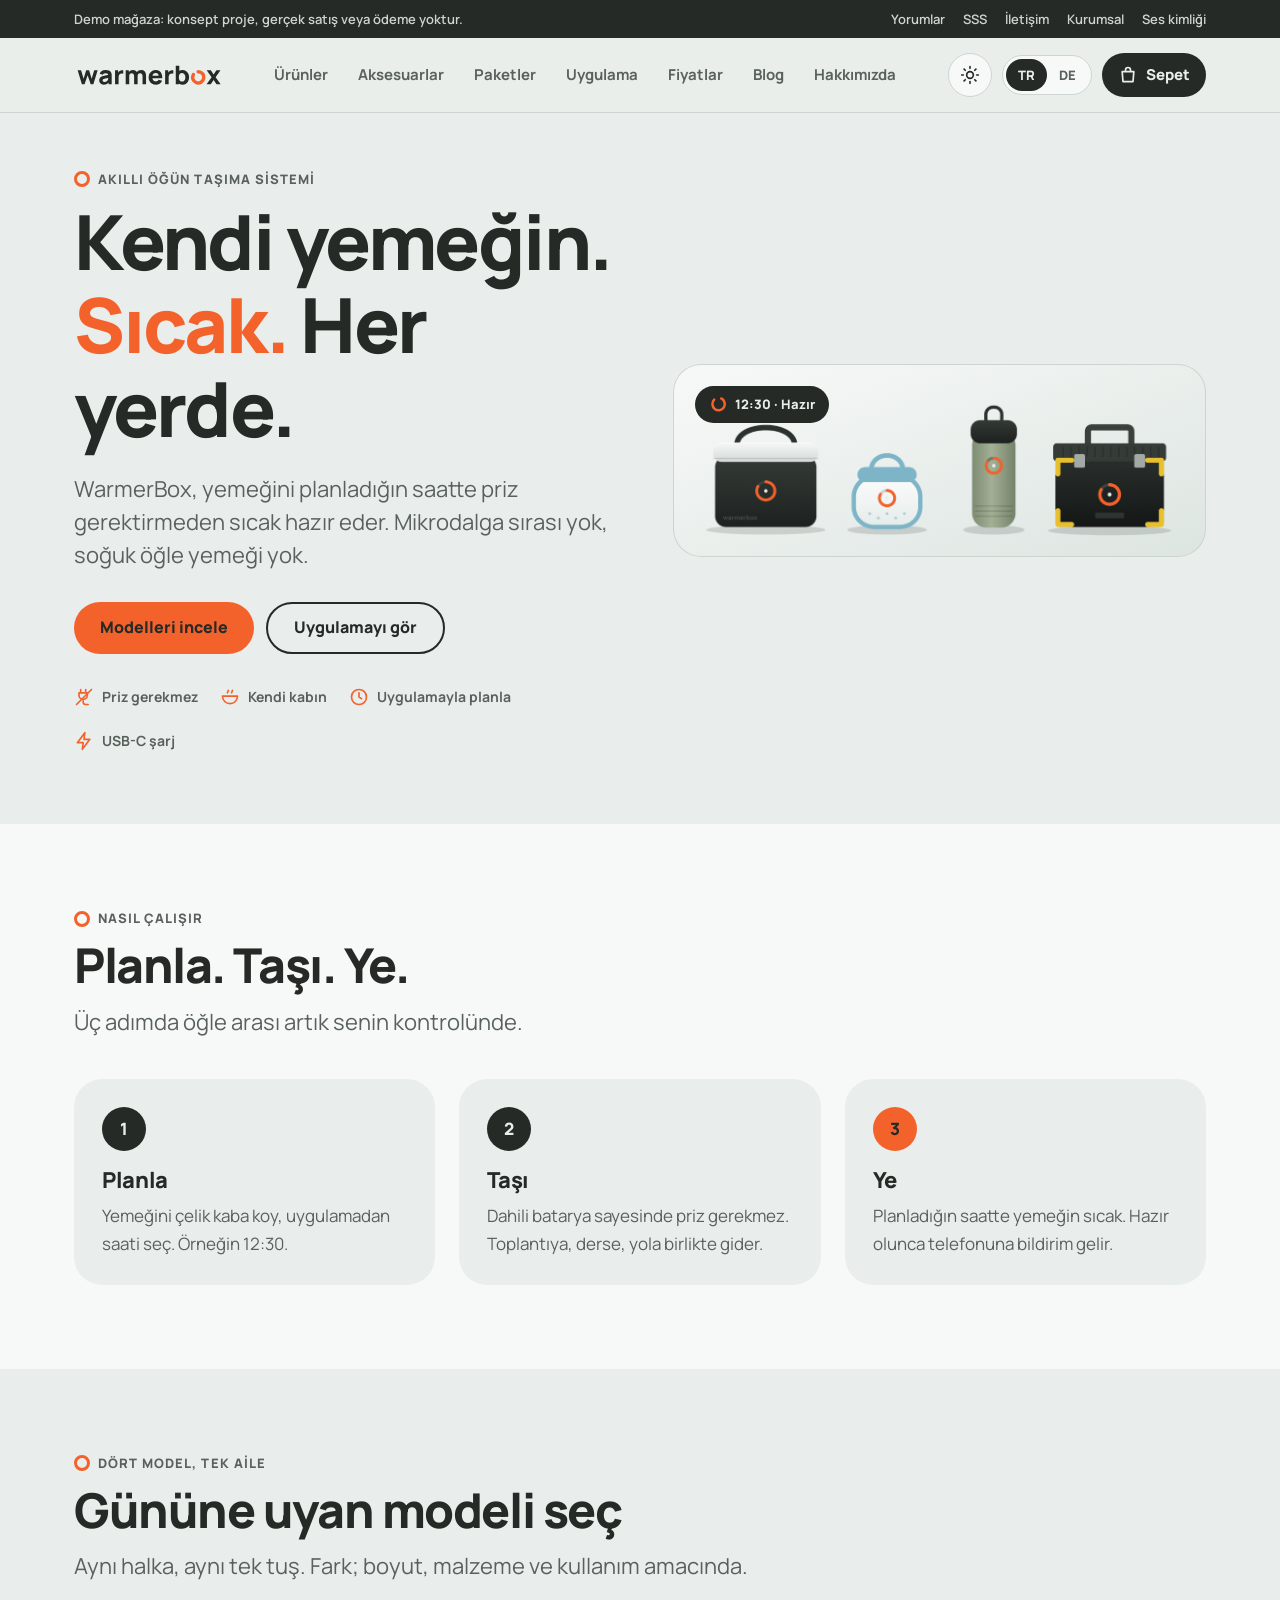
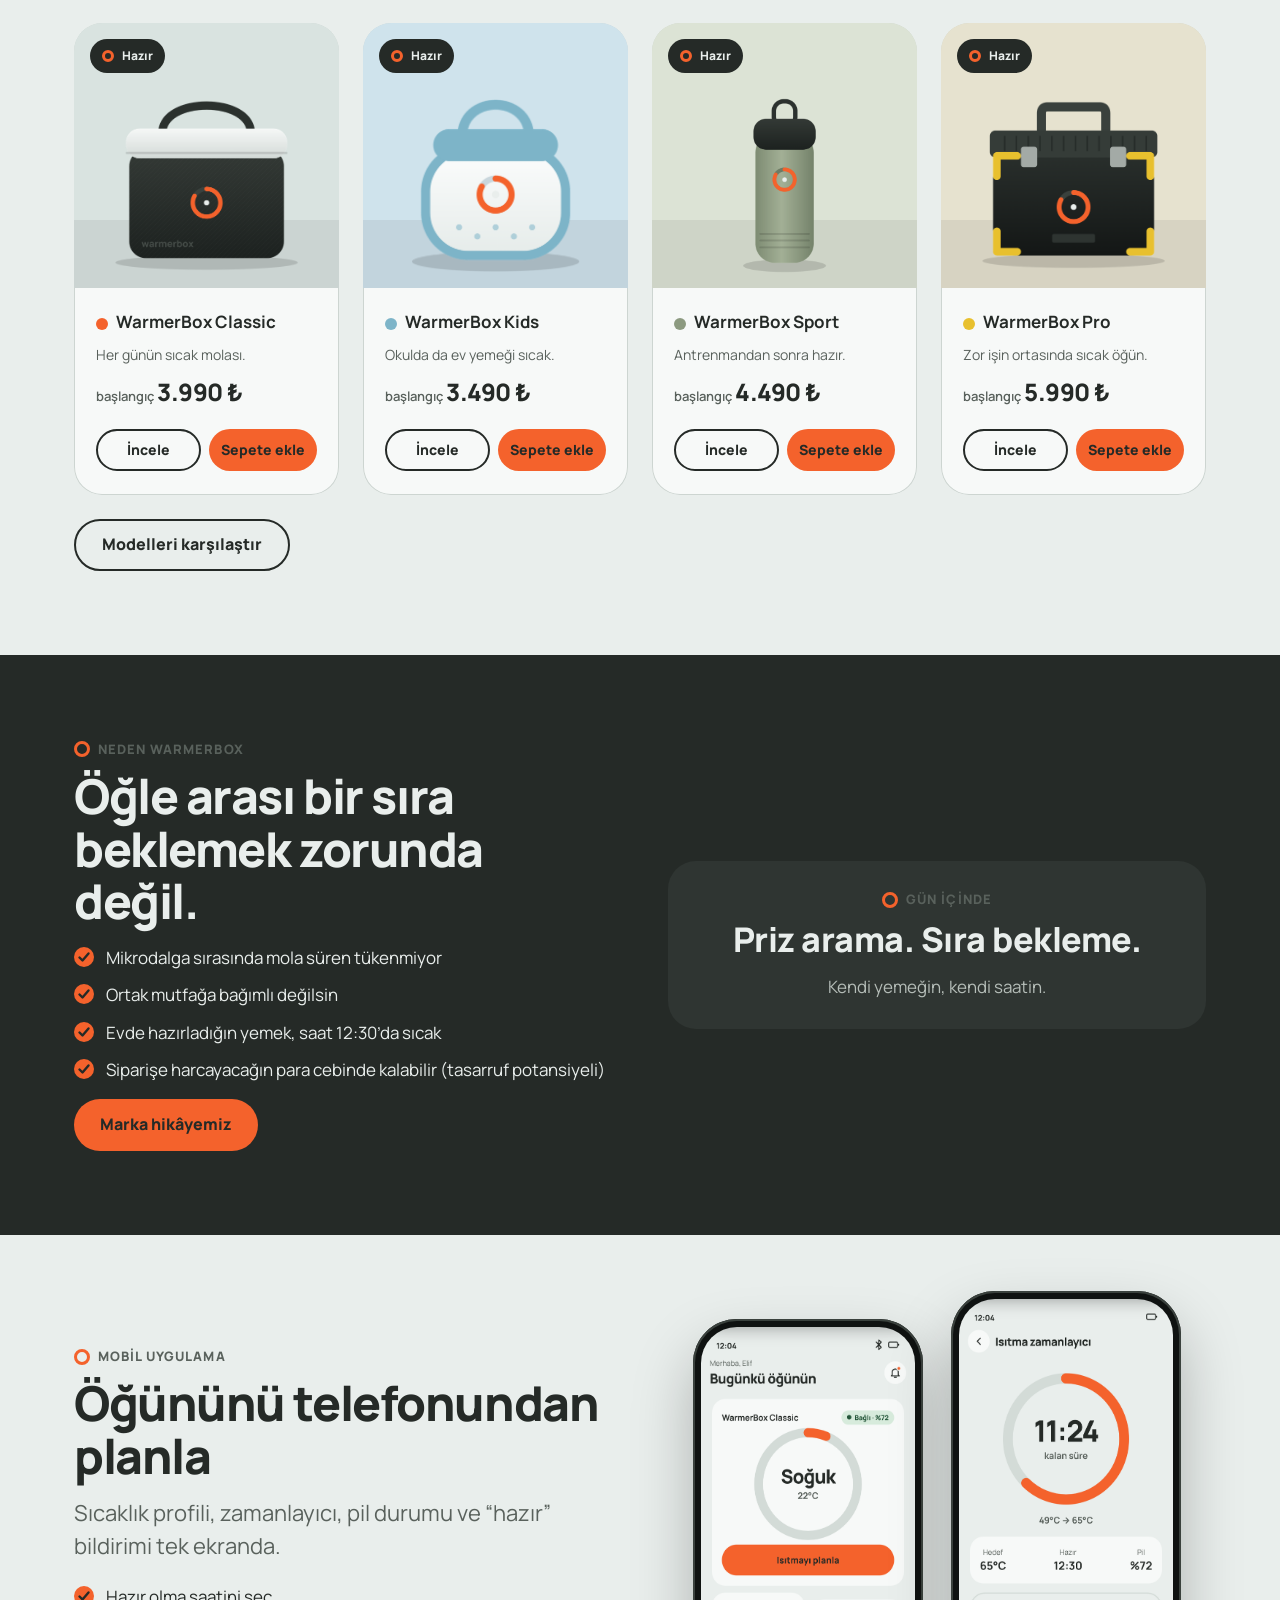
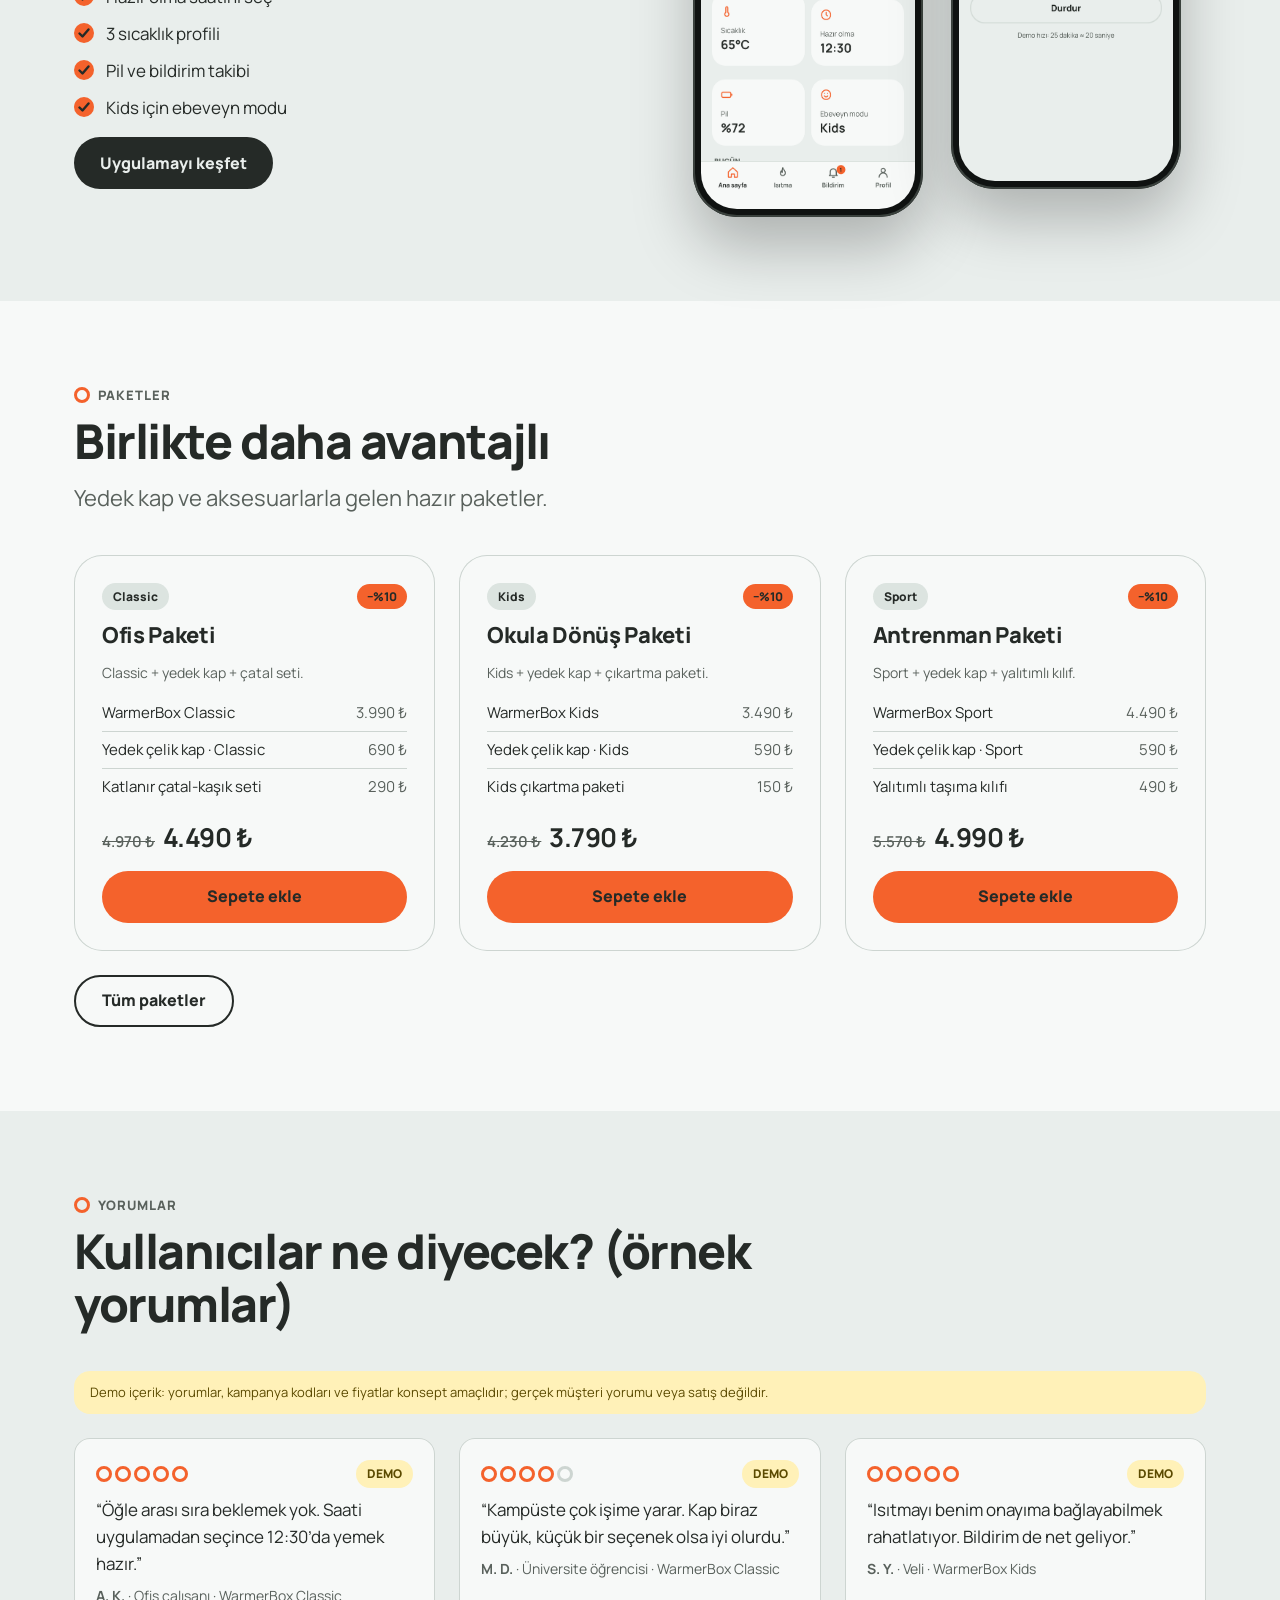
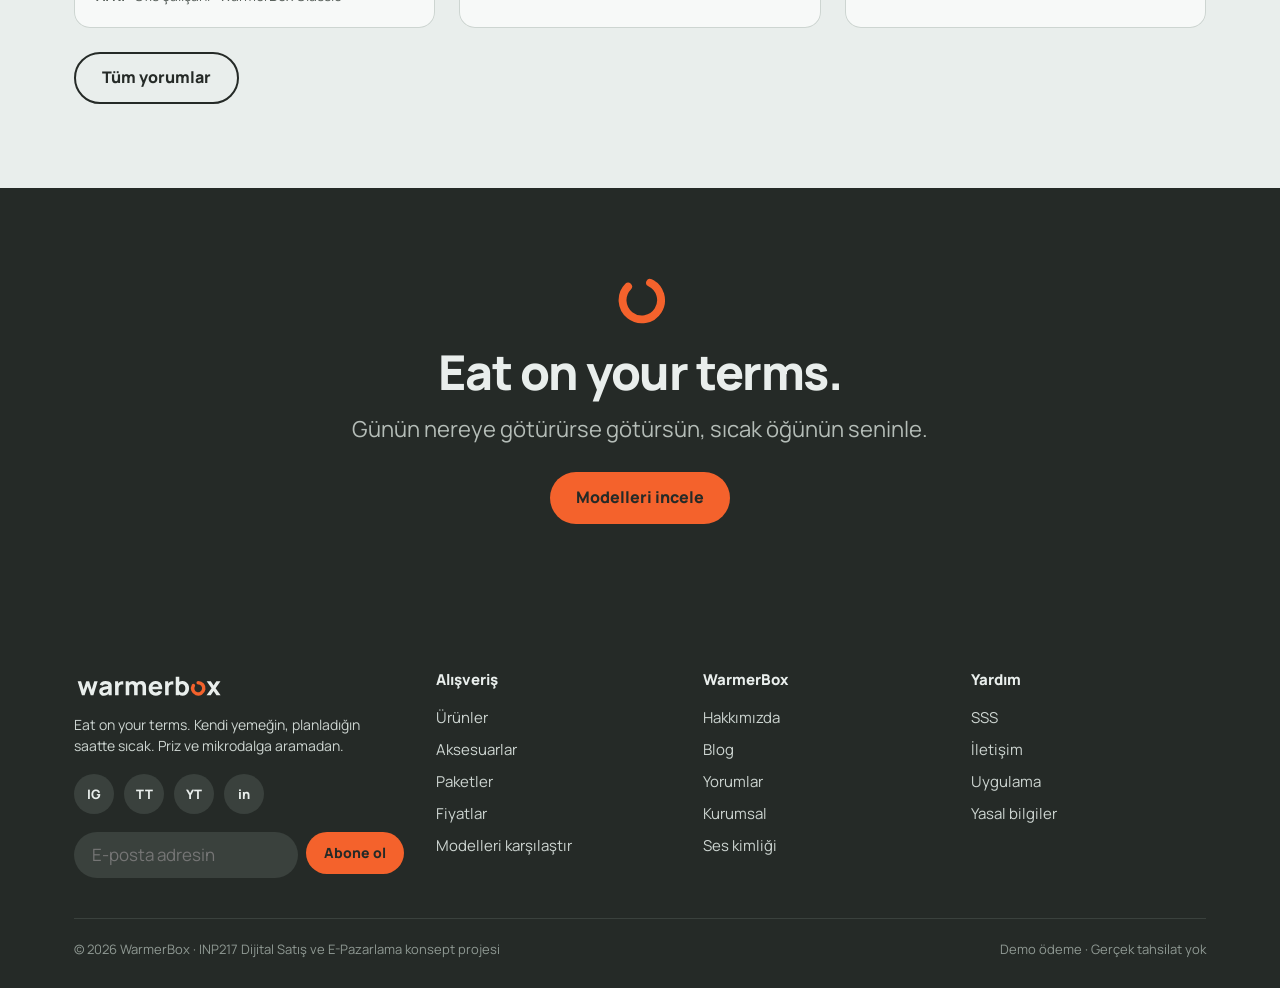
<file: index.html>
<!doctype html>
<html lang="tr">
<head>
<meta charset="utf-8">
<meta name="viewport" content="width=device-width,initial-scale=1">
<title>WarmerBox</title>
<meta name="description" content="WarmerBox – Eat on your terms. Akıllı öğün taşıma sistemi / Das smarte Lunchbox-System. (Konzept / Konsept)">
<link rel="icon" href="assets/img/app-icon.png">
<script>try{var s=localStorage.getItem("wb_theme");document.documentElement.dataset.theme=s==="dark"||s==="light"?s:(matchMedia("(prefers-color-scheme:dark)").matches?"dark":"light")}catch(e){}</script>
<link rel="stylesheet" href="css/fonts.css">
<link rel="stylesheet" href="css/style.css">
</head>
<body>
<a class="skip" href="#view">Skip to content</a>
<div id="hdr"></div>
<main id="view" tabindex="-1"></main>
<div id="ftr"></div>
<noscript><p style="padding:40px;text-align:center">WarmerBox requires JavaScript. / WarmerBox benötigt JavaScript.</p></noscript>
<script src="js/content.js"></script>
<script src="js/content.de.js"></script>
<script src="js/app.js"></script>
</body>
</html>
</file>
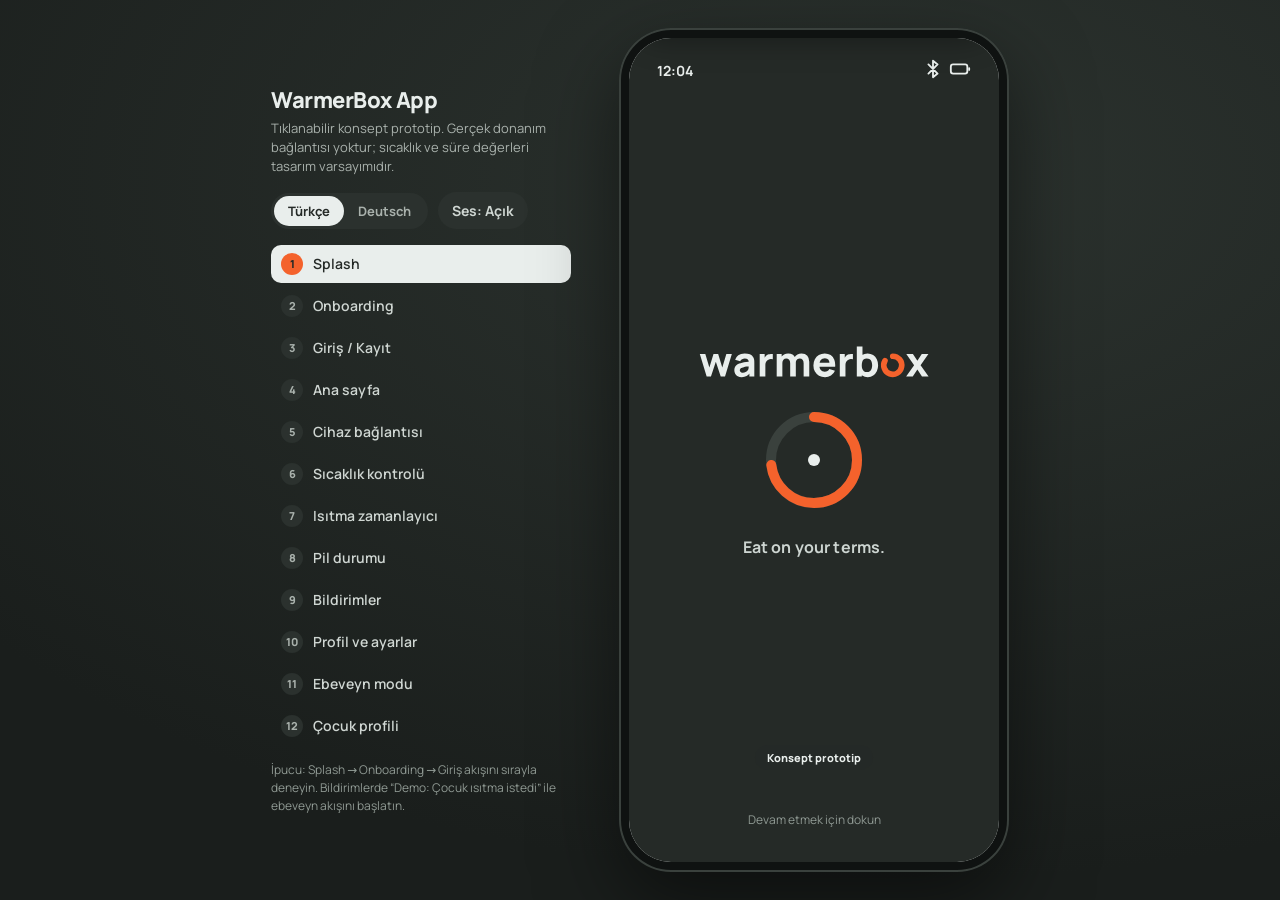
<file: app/index.html>
<!doctype html>
<html lang="tr">
<head>
<meta charset="utf-8">
<meta name="viewport" content="width=device-width,initial-scale=1,viewport-fit=cover">
<title>WarmerBox App – Prototype</title>
<link rel="icon" href="assets/img/app-icon.png">
<link rel="stylesheet" href="app.css">
</head>
<body>
<svg width="0" height="0" style="position:absolute" aria-hidden="true">
<defs>
<symbol id="i-clock" viewBox="0 0 24 24"><circle cx="12" cy="12" r="9"/><path d="M12 7v5l3 2"/></symbol>
<symbol id="i-battery" viewBox="0 0 24 24"><rect x="2" y="7" width="18" height="10" rx="2.5"/><path d="M22 11v2"/></symbol>
<symbol id="i-plug" viewBox="0 0 24 24"><path d="M8 3v4M14 3v4M6 7h10v3a5 5 0 0 1-10 0z M11 15v3a3 3 0 0 0 3 3h3"/><path d="M3 21L21 3"/></symbol>
<symbol id="i-bowl" viewBox="0 0 24 24"><path d="M3 11h18a9 9 0 0 1-18 0z M9 7c0-1.5 1-2 1-3 M14 7c0-1.5 1-2 1-3"/></symbol>
<symbol id="i-bell" viewBox="0 0 24 24"><path d="M6 16v-5a6 6 0 0 1 12 0v5l2 2H4z M10 21h4"/></symbol>
<symbol id="i-shield" viewBox="0 0 24 24"><path d="M12 3l8 3v6c0 5-3.5 8-8 9-4.5-1-8-4-8-9V6z M9 12l2 2 4-4"/></symbol>
<symbol id="i-home" viewBox="0 0 24 24"><path d="M3 11l9-8 9 8v9a1 1 0 0 1-1 1h-5v-6h-6v6H4a1 1 0 0 1-1-1z"/></symbol>
<symbol id="i-flame" viewBox="0 0 24 24"><path d="M12 3c1 4 5 5 5 10a5 5 0 0 1-10 0c0-2 1-3 2-4 0 2 1 3 2 3 0-3-1-5 1-9z"/></symbol>
<symbol id="i-user" viewBox="0 0 24 24"><circle cx="12" cy="8" r="4"/><path d="M4 21a8 8 0 0 1 16 0"/></symbol>
<symbol id="i-bt" viewBox="0 0 24 24"><path d="M7 7l10 10-5 4V3l5 4L7 17"/></symbol>
<symbol id="i-lock" viewBox="0 0 24 24"><rect x="5" y="11" width="14" height="10" rx="2"/><path d="M8 11V8a4 4 0 0 1 8 0v3"/></symbol>
<symbol id="i-child" viewBox="0 0 24 24"><circle cx="12" cy="12" r="9"/><path d="M8.5 14a4 4 0 0 0 7 0 M9 9.5v.01M15 9.5v.01"/></symbol>
<symbol id="i-sliders" viewBox="0 0 24 24"><path d="M4 7h9M17 7h3M4 17h3M11 17h9M13 5v4M7 15v4"/></symbol>
<symbol id="i-chev" viewBox="0 0 24 24"><path d="M9 6l6 6-6 6"/></symbol>
<symbol id="i-check" viewBox="0 0 24 24"><path d="M5 12.5l5 5 9-10"/></symbol>
<symbol id="i-plus" viewBox="0 0 24 24"><path d="M12 5v14M5 12h14"/></symbol>
<symbol id="i-back" viewBox="0 0 24 24"><path d="M15 6l-6 6 6 6"/></symbol>
<symbol id="i-therm" viewBox="0 0 24 24"><path d="M10 14V5a2 2 0 0 1 4 0v9a4 4 0 1 1-4 0z"/></symbol>
<symbol id="i-hist" viewBox="0 0 24 24"><path d="M3 12a9 9 0 1 0 3-6.7L3 8 M3 3v5h5 M12 8v4l3 2"/></symbol>
<symbol id="i-bolt" viewBox="0 0 24 24"><path d="M13 2L4 14h7l-1 8 9-12h-7z"/></symbol>
<symbol id="i-globe" viewBox="0 0 24 24"><circle cx="12" cy="12" r="9"/><path d="M3 12h18M12 3a14 14 0 0 1 0 18 14 14 0 0 1 0-18"/></symbol>
<symbol id="i-help" viewBox="0 0 24 24"><circle cx="12" cy="12" r="9"/><path d="M9.5 9.5a2.5 2.5 0 1 1 3.5 2.3c-.7.4-1 1-1 1.7M12 17v.01"/></symbol>
<symbol id="i-x" viewBox="0 0 24 24"><path d="M6 6l12 12M18 6L6 18"/></symbol>
<symbol id="i-out" viewBox="0 0 24 24"><path d="M9 4H5v16h4M16 8l4 4-4 4M20 12H9"/></symbol>
<symbol id="i-lid" viewBox="0 0 24 24"><path d="M3 10h18v3H3z M5 13v6h14v-6 M8 6l4-3 4 3"/></symbol>
<symbol id="i-sun" viewBox="0 0 24 24"><circle cx="12" cy="12" r="4"/><path d="M12 2v3M12 19v3M2 12h3M19 12h3M5 5l2 2M17 17l2 2M19 5l-2 2M7 17l-2 2"/></symbol>
</defs></svg>

<div class="stage" id="stage">
  <aside class="side" id="side">
    <h1>WarmerBox App</h1>
    <p class="sub" data-i18n="side.sub">Tıklanabilir konsept prototip. Gerçek donanım bağlantısı yoktur; sıcaklık ve süre değerleri tasarım varsayımıdır.</p>
    <div class="lang" role="group" aria-label="Language"><button data-lang="tr" class="on">Türkçe</button><button data-lang="de">Deutsch</button></div>
    <ol id="toc"></ol>
    <p class="note" data-i18n="side.note">İpucu: Splash → Onboarding → Giriş akışını sırayla deneyin; Kids ebeveyn modunda “Çocuk isteği” demosunu başlatın.</p>
  </aside>
  <div class="frame" id="frame"><div class="phone"><div class="screen-wrap" id="wrap">

  <div class="banner" id="banner" role="status" aria-live="polite"><div class="ic"><svg class="i" id="bannerIc"><use href="#i-bell"/></svg></div><div><b id="bannerT"></b><span id="bannerS"></span></div></div>

  <!-- 1 SPLASH -->
  <section class="screen dark" id="s-splash" data-n="1">
    <div class="sb"><span>12:04</span><span class="r"><svg class="i"><use href="#i-bt"/></svg><svg class="i"><use href="#i-battery"/></svg></span></div>
    <div class="ob" style="gap:28px">
      <img src="assets/img/wordmark-light.svg" alt="warmerbox" style="width:240px">
      <div class="ring" id="splashRing"></div>
      <p style="font-weight:700;color:#cdd5d1;letter-spacing:.01em" data-i18n="slogan">Eat on your terms.</p>
    </div>
    <p style="text-align:center;font-size:12px;color:#8f9993;padding-bottom:34px" data-i18n="splash.tap">Devam etmek için dokun</p>
  </section>

  <!-- 2 ONBOARDING -->
  <section class="screen" id="s-onb" data-n="2">
    <div class="sb"><span>12:04</span><span class="r"><svg class="i"><use href="#i-battery"/></svg></span></div>
    <div style="display:flex;justify-content:flex-end;padding:0 20px"><button class="btn sm2 out" style="border:0;color:var(--muted)" data-go="auth" data-i18n="onb.skip">Atla</button></div>
    <div class="ob">
      <div class="ring" id="onbRing" style="margin-bottom:34px"></div>
      <h1 class="big" id="onbT" style="margin-bottom:12px"></h1>
      <p class="mut" id="onbD" style="font-size:17px;line-height:1.5;max-width:280px"></p>
    </div>
    <div class="dots" id="onbDots"><i></i><i></i><i></i></div>
    <div style="padding:0 20px 34px"><button class="btn pri" id="onbNext"></button></div>
  </section>

  <!-- 3 AUTH -->
  <section class="screen" id="s-auth" data-n="3">
    <div class="sb"><span>12:04</span><span class="r"><svg class="i"><use href="#i-battery"/></svg></span></div>
    <div class="body">
      <img src="assets/img/wordmark.svg" alt="warmerbox" style="width:150px;margin:8px 0 22px">
      <h1 class="big" id="authT" style="margin-bottom:6px"></h1>
      <p class="mut sm" style="margin-bottom:18px" data-i18n="auth.sub">Öğününü planla, her yerde sıcak ye.</p>
      <div class="seg" style="margin-bottom:18px" id="authSeg"><button class="on" data-m="in" data-i18n="auth.in">Giriş yap</button><button data-m="up" data-i18n="auth.up">Kayıt ol</button></div>
      <label class="field" id="fName" style="display:none"><span data-i18n="auth.name">Ad</span><input type="text" value="Elif" autocomplete="off"></label>
      <label class="field"><span data-i18n="auth.mail">E-posta</span><input type="email" value="elif@ornek.com" autocomplete="off"></label>
      <label class="field"><span data-i18n="auth.pw">Şifre</span><input type="password" value="demo1234" autocomplete="off"></label>
      <label class="li" style="padding:6px 4px 16px;border:0;cursor:pointer" id="parentChk"><span class="sw on" id="parentSw"></span><span class="t"><b style="font-size:14px" data-i18n="auth.parent">Ebeveyn hesabı (WarmerBox Kids)</b></span></label>
      <button class="btn pri" id="authGo" data-go="connect"></button>
      <div style="display:flex;align-items:center;gap:12px;margin:18px 0;color:var(--muted);font-size:13px"><i style="flex:1;height:1px;background:var(--line)"></i><span data-i18n="auth.or">veya</span><i style="flex:1;height:1px;background:var(--line)"></i></div>
      <div class="row2"><button class="btn out" style="height:48px;font-size:14px" data-go="connect">Apple</button><button class="btn out" style="height:48px;font-size:14px" data-go="connect">Google</button></div>
      <p class="mut" style="font-size:12px;text-align:center;margin-top:18px;line-height:1.5" data-i18n="auth.demo">Demo: gerçek hesap oluşturulmaz. Kişisel veriler konsept gereği saklanmaz.</p>
    </div>
  </section>

  <!-- 4 DASHBOARD -->
  <section class="screen" id="s-dash" data-n="4">
    <div class="sb"><span>12:04</span><span class="r"><svg class="i"><use href="#i-bt"/></svg><svg class="i"><use href="#i-battery"/></svg></span></div>
    <div class="top"><div style="flex:1"><p class="mut sm" data-i18n="dash.hi">Merhaba, Elif</p><h2 style="font-size:24px" data-i18n="dash.title">Bugünkü öğünün</h2></div><button class="ib" data-go="notif" aria-label="Bildirimler"><svg class="i"><use href="#i-bell"/></svg><span class="dot" id="dashDot"></span></button></div>
    <div class="body">
      <div class="card" style="margin-top:10px;text-align:center;padding:20px 18px 18px">
        <div style="display:flex;justify-content:space-between;align-items:center;margin-bottom:6px"><b style="font-size:15px">WarmerBox Classic</b><span class="tag ok"><i class="dotc"></i><span id="dashConn" data-i18n="dash.conn">Bağlı · %72</span></span></div>
        <div class="ring" id="dashRing" style="margin:6px auto 8px"></div>
        <button class="btn pri" id="dashCta" style="margin-top:6px"></button>
      </div>
      <div class="row2" style="margin-top:12px">
        <button class="card" data-go="temp" style="text-align:left;padding:16px"><svg class="i" style="color:var(--ember)"><use href="#i-therm"/></svg><p class="mut sm" style="margin-top:8px" data-i18n="dash.t">Sıcaklık</p><b style="font-size:22px" id="dashTemp">65°C</b></button>
        <button class="card" data-go="timer" style="text-align:left;padding:16px"><svg class="i" style="color:var(--ember)"><use href="#i-clock"/></svg><p class="mut sm" style="margin-top:8px" data-i18n="dash.r">Hazır olma</p><b style="font-size:22px" id="dashTime">12:30</b></button>
        <button class="card" data-go="battery" style="text-align:left;padding:16px"><svg class="i" style="color:var(--ember)"><use href="#i-battery"/></svg><p class="mut sm" style="margin-top:8px" data-i18n="dash.b">Pil</p><b style="font-size:22px">%72</b></button>
        <button class="card" data-go="parent" style="text-align:left;padding:16px"><svg class="i" style="color:var(--ember)"><use href="#i-child"/></svg><p class="mut sm" style="margin-top:8px" data-i18n="dash.k">Ebeveyn modu</p><b style="font-size:22px" data-i18n="dash.k2">Kids</b></button>
      </div>
      <p class="sect" data-i18n="dash.today">Bugün</p>
      <div class="card" style="padding:4px 18px">
        <div class="li"><div class="ic"><svg class="i"><use href="#i-bowl"/></svg></div><div class="t"><b data-i18n="dash.l1">Kap yerleştirildi</b><span>08:20</span></div></div>
        <div class="li"><div class="ic"><svg class="i"><use href="#i-flame"/></svg></div><div class="t"><b data-i18n="dash.l2">Isıtma başlar</b><span id="dashStart">12:05</span></div></div>
        <div class="li"><div class="ic" style="background:#FDDDD1"><svg class="i"><use href="#i-check"/></svg></div><div class="t"><b data-i18n="dash.l3">Yemeğin hazır</b><span id="dashReady">12:30</span></div></div>
      </div>
    </div>
    <nav class="tabs" data-tabs></nav>
  </section>

  <!-- 5 CONNECT -->
  <section class="screen" id="s-connect" data-n="5">
    <div class="sb"><span>12:04</span><span class="r"><svg class="i"><use href="#i-battery"/></svg></span></div>
    <div class="top"><button class="ib" data-go="auth" aria-label="Back"><svg class="i"><use href="#i-back"/></svg></button><h2 data-i18n="con.title">Cihazını bağla</h2></div>
    <div class="body">
      <div id="conScan">
        <div class="radar"><i></i><i></i><i></i><div class="mid"><svg class="i" style="width:34px;height:34px"><use href="#i-bt"/></svg></div></div>
        <p style="text-align:center;font-weight:700;margin-bottom:4px" data-i18n="con.scan">Yakındaki cihazlar aranıyor…</p>
        <p class="mut sm" style="text-align:center;margin-bottom:16px" data-i18n="con.hint">Cihazı aç: tuşa 3 saniye bas, halka yanıp sönsün.</p>
        <div class="card" style="padding:4px 18px">
          <button class="li" style="width:100%;text-align:left" data-dev="classic"><div class="ic" style="background:#252A27;color:#E9EEEC"><svg class="i"><use href="#i-bowl"/></svg></div><div class="t"><b>WarmerBox Classic</b><span>WB-4F2A · <span data-i18n="con.sig">Sinyal güçlü</span></span></div><span class="btn pri sm2" data-i18n="con.btn">Bağlan</span></button>
          <button class="li" style="width:100%;text-align:left" data-dev="kids"><div class="ic" style="background:var(--sky)"><svg class="i"><use href="#i-child"/></svg></div><div class="t"><b>WarmerBox Kids</b><span>WB-91C7 · <span data-i18n="con.sig2">Sinyal orta</span></span></div><span class="btn out sm2" data-i18n="con.btn">Bağlan</span></button>
        </div>
      </div>
      <div id="conOk" style="display:none;text-align:center;padding-top:24px">
        <div class="ring" id="conRing" style="margin:0 auto 20px"></div>
        <h1 class="big" style="margin-bottom:8px" data-i18n="con.ok">Bağlandı</h1>
        <p class="mut" style="margin-bottom:22px" id="conOkD"></p>
        <button class="btn pri" data-go="dash" data-i18n="con.cont">Devam et</button>
      </div>
    </div>
  </section>

  <!-- 6 TEMP -->
  <section class="screen" id="s-temp" data-n="6">
    <div class="sb"><span>12:04</span><span class="r"><svg class="i"><use href="#i-battery"/></svg></span></div>
    <div class="top"><button class="ib" data-go="dash" aria-label="Back"><svg class="i"><use href="#i-back"/></svg></button><h2 data-i18n="tmp.title">Sıcaklık kontrolü</h2></div>
    <div class="body">
      <div class="card" style="margin-top:12px;text-align:center;padding:24px 18px">
        <div class="ring" id="tempRing" style="margin:0 auto"></div>
        <input type="range" id="tempRange" min="45" max="75" step="1" value="65" aria-label="Temperature" style="margin-top:14px">
        <div style="display:flex;justify-content:space-between;font-size:12px;color:var(--muted);font-weight:700"><span>45°</span><span>75°</span></div>
      </div>
      <p class="sect" data-i18n="tmp.prof">Profiller</p>
      <div class="chips" id="tempChips"></div>
      <div class="card" style="margin-top:14px;display:flex;gap:12px;align-items:flex-start"><svg class="i" style="color:var(--ember);flex:none"><use href="#i-shield"/></svg><p class="sm mut" data-i18n="tmp.safe">Güvenlik (konsept): kapak açılınca ısıtma durur, aşırı ısınmada cihaz kendini kapatır.</p></div>
      <button class="btn dk" id="tempApply" style="margin-top:14px"></button>
    </div>
  </section>

  <!-- 7 TIMER -->
  <section class="screen" id="s-timer" data-n="7">
    <div class="sb"><span>12:04</span><span class="r"><svg class="i"><use href="#i-battery"/></svg></span></div>
    <div class="top"><button class="ib" data-go="dash" aria-label="Back"><svg class="i"><use href="#i-back"/></svg></button><h2 data-i18n="tim.title">Isıtma zamanlayıcı</h2></div>
    <div class="body" id="timSet">
      <p class="mut" style="margin:14px 4px 10px;font-weight:700" data-i18n="tim.q">Yemeğin ne zaman hazır olsun?</p>
      <div class="card" style="display:flex;align-items:center;justify-content:center;gap:14px;padding:22px">
        <button class="ib" id="hM" aria-label="-"><svg class="i"><use href="#i-back"/></svg></button>
        <b class="num" id="timeBig" style="font-size:64px">12:30</b>
        <button class="ib" id="hP" aria-label="+"><svg class="i" style="transform:rotate(180deg)"><use href="#i-back"/></svg></button>
      </div>
      <p class="sect" data-i18n="tim.meal">Yemek türü</p>
      <div class="chips" id="mealChips"></div>
      <div class="card" style="margin-top:14px;text-align:center"><p class="mut sm" data-i18n="tim.plan">Planlanan başlangıç (tahmini)</p><b class="num" style="font-size:30px" id="startAt">12:05</b><p class="mut" style="font-size:12px;margin-top:6px" data-i18n="tim.assume">Süre tasarım varsayımıdır; yemek miktarına göre değişir.</p></div>
      <button class="btn pri" id="timGo" style="margin-top:14px"></button>
    </div>
    <div class="body" id="timRun" style="display:none;text-align:center">
      <div class="ring" id="runRing" style="margin:26px auto 16px"></div>
      <p class="mut" style="font-weight:700" id="runLbl"></p>
      <div class="card" style="margin-top:18px;display:flex;justify-content:space-between"><div><p class="mut sm" data-i18n="tim.target">Hedef</p><b id="runTarget" style="font-size:20px">65°C</b></div><div><p class="mut sm" data-i18n="tim.ready">Hazır</p><b id="runReady" style="font-size:20px">12:30</b></div><div><p class="mut sm" data-i18n="tim.pil">Pil</p><b style="font-size:20px" id="runBat">%72</b></div></div>
      <button class="btn out" id="timStop" style="margin-top:16px" data-i18n="tim.stop">Durdur</button>
      <p class="mut" style="font-size:12px;margin-top:12px" data-i18n="tim.speed">Demo hızı: 25 dakika ≈ 20 saniye</p>
    </div>
  </section>

  <!-- 8 BATTERY -->
  <section class="screen" id="s-battery" data-n="8">
    <div class="sb"><span>12:04</span><span class="r"><svg class="i"><use href="#i-battery"/></svg></span></div>
    <div class="top"><button class="ib" data-go="dash" aria-label="Back"><svg class="i"><use href="#i-back"/></svg></button><h2 data-i18n="bat.title">Pil durumu</h2></div>
    <div class="body">
      <div class="card" style="margin-top:12px;text-align:center;padding:28px 18px 22px">
        <div class="battery"><b id="batFill" style="width:72%"></b></div>
        <div class="num" style="font-size:54px;margin:18px 0 4px" id="batPct">%72</div>
        <p class="mut" id="batSub"></p>
      </div>
      <div class="row2" style="margin-top:12px">
        <div class="card" style="padding:16px"><p class="mut sm" data-i18n="bat.meals">Kalan ısıtma</p><b style="font-size:20px" data-i18n="bat.m1">≈ 1 öğün</b></div>
        <div class="card" style="padding:16px"><p class="mut sm" data-i18n="bat.charge">Şarj (USB-C)</p><b style="font-size:20px" id="batChg" data-i18n="bat.off">Kapalı</b></div>
      </div>
      <p class="sect" data-i18n="bat.week">Bu hafta</p>
      <div class="card"><div class="bars"><i class="on" style="height:70%"></i><i class="on" style="height:90%"></i><i class="on" style="height:60%"></i><i class="on" style="height:85%"></i><i style="height:30%"></i><i style="height:22%"></i><i style="height:22%"></i></div><div style="display:flex;justify-content:space-between;font-size:11px;color:var(--muted);font-weight:700;margin-top:6px" id="weekDays"></div></div>
      <div class="row2" style="margin-top:12px"><button class="btn out" id="batToggle" style="height:48px;font-size:14px"></button><button class="btn out" id="batLow" style="height:48px;font-size:14px" data-i18n="bat.low">Düşük pil demosu</button></div>
      <p class="mut" style="font-size:12px;margin-top:12px;line-height:1.5" data-i18n="bat.note">Pil değerleri konsept amaçlıdır: 1 şarj ≈ 1 öğün hedeflenir.</p>
    </div>
    <nav class="tabs" data-tabs></nav>
  </section>

  <!-- 9 NOTIFICATIONS -->
  <section class="screen" id="s-notif" data-n="9">
    <div class="sb"><span>12:04</span><span class="r"><svg class="i"><use href="#i-battery"/></svg></span></div>
    <div class="top"><button class="ib" data-go="dash" aria-label="Back"><svg class="i"><use href="#i-back"/></svg></button><h2 data-i18n="not.title">Bildirimler</h2></div>
    <div class="body">
      <div class="seg" style="margin:12px 0" id="notSeg"><button class="on" data-f="all" data-i18n="not.all">Tümü</button><button data-f="kids" data-i18n="not.kids">Ebeveyn</button></div>
      <div class="card" style="padding:4px 18px" id="notList"></div>
      <button class="btn out" id="demoReq" style="margin-top:14px;height:46px;font-size:14px" data-i18n="not.demo">Demo: Çocuk ısıtma istedi</button>
      <p class="sect" data-i18n="not.set">Bildirim ayarları</p>
      <div class="card" style="padding:4px 18px" id="notSet"></div>
    </div>
    <nav class="tabs" data-tabs></nav>
  </section>

  <!-- 10 PROFILE -->
  <section class="screen" id="s-profile" data-n="10">
    <div class="sb"><span>12:04</span><span class="r"><svg class="i"><use href="#i-battery"/></svg></span></div>
    <div class="top"><h2 data-i18n="pro.title">Profil ve ayarlar</h2></div>
    <div class="body">
      <div class="card" style="display:flex;gap:14px;align-items:center;margin-top:10px"><div class="av" style="background:var(--ember)">E</div><div><b style="font-size:18px">Elif</b><p class="mut sm">elif@ornek.com</p></div></div>
      <p class="sect" data-i18n="pro.dev">Cihazlarım</p>
      <div class="card" style="padding:4px 18px">
        <div class="li"><div class="ic" style="background:#252A27;color:#E9EEEC"><svg class="i"><use href="#i-bowl"/></svg></div><div class="t"><b>WarmerBox Classic</b><span>WB-4F2A</span></div><span class="tag ok"><i class="dotc"></i><span data-i18n="pro.on">Bağlı</span></span></div>
        <div class="li"><div class="ic" style="background:var(--sky)"><svg class="i"><use href="#i-child"/></svg></div><div class="t"><b>WarmerBox Kids</b><span>WB-91C7 · Ece</span></div><span class="tag sky"><i class="dotc"></i><span data-i18n="pro.kid">Ebeveyn modu</span></span></div>
      </div>
      <p class="sect" data-i18n="pro.set">Ayarlar</p>
      <div class="card" style="padding:4px 18px">
        <div class="li"><div class="ic"><svg class="i"><use href="#i-globe"/></svg></div><div class="t"><b data-i18n="pro.lang">Dil</b></div><div class="seg" style="width:120px" id="langSeg"><button data-lang="tr" class="on">TR</button><button data-lang="de">DE</button></div></div>
        <div class="li"><div class="ic"><svg class="i"><use href="#i-therm"/></svg></div><div class="t"><b data-i18n="pro.unit">Sıcaklık birimi</b></div><div class="seg" style="width:120px" id="unitSeg"><button data-u="C" class="on">°C</button><button data-u="F">°F</button></div></div>
        <button class="li" style="width:100%;text-align:left" data-go="notif"><div class="ic"><svg class="i"><use href="#i-bell"/></svg></div><div class="t"><b data-i18n="pro.notif">Bildirimler</b></div><svg class="i chev"><use href="#i-chev"/></svg></button>
        <button class="li" style="width:100%;text-align:left" data-go="parent"><div class="ic" style="background:#D6E8F0"><svg class="i"><use href="#i-child"/></svg></div><div class="t"><b data-i18n="pro.par">Ebeveyn modu</b><span data-i18n="pro.par2">Kids cihazını yönet</span></div><svg class="i chev"><use href="#i-chev"/></svg></button>
        <div class="li"><div class="ic"><svg class="i"><use href="#i-shield"/></svg></div><div class="t"><b data-i18n="pro.priv">Gizlilik</b><span data-i18n="pro.priv2">Yalnızca gerekli veri; KVKK / DSGVO uyumlu tasarım hedefi</span></div></div>
        <div class="li"><div class="ic"><svg class="i"><use href="#i-help"/></svg></div><div class="t"><b data-i18n="pro.help">Yardım ve iletişim</b></div></div>
        <button class="li" style="width:100%;text-align:left" data-go="splash"><div class="ic"><svg class="i"><use href="#i-out"/></svg></div><div class="t"><b data-i18n="pro.out">Çıkış yap</b></div></button>
      </div>
      <p class="mut" style="font-size:12px;text-align:center;margin-top:16px">WarmerBox App · v0.9 prototype</p>
    </div>
    <nav class="tabs" data-tabs></nav>
  </section>

  <!-- 11 PARENTAL -->
  <section class="screen" id="s-parent" data-n="11">
    <div class="sb"><span>12:04</span><span class="r"><svg class="i"><use href="#i-battery"/></svg></span></div>
    <div class="top kids-top" style="padding-bottom:12px"><button class="ib" data-go="profile" aria-label="Back"><svg class="i"><use href="#i-back"/></svg></button><h2 data-i18n="par.title">Ebeveyn modu</h2><span class="tag sky"><svg class="i" style="width:14px;height:14px"><use href="#i-lock"/></svg>PIN</span></div>
    <div class="body">
      <div class="card" style="display:flex;gap:14px;align-items:center;margin-top:6px"><div class="av">E</div><div style="flex:1"><b style="font-size:17px">Ece · WarmerBox Kids</b><p class="mut sm">WB-91C7 · <span data-i18n="par.on">Bağlı</span> · %64</p></div><button class="ib" data-go="child" aria-label="Profile"><svg class="i"><use href="#i-chev"/></svg></button></div>
      <p class="sect" data-i18n="par.ctl">Isıtma kontrolü</p>
      <div class="card" style="padding:4px 18px" id="parSw"></div>
      <p class="sect" data-i18n="par.lim">Kullanım sınırları</p>
      <div class="card">
        <div style="display:flex;justify-content:space-between;align-items:baseline"><b data-i18n="par.max">Maks. sıcaklık</b><b class="num" style="font-size:24px" id="maxT">45°C</b></div>
        <input type="range" id="maxRange" min="40" max="50" step="1" value="45" aria-label="Max">
        <p class="mut" style="font-size:12px;line-height:1.5" data-i18n="par.maxd">Kids tasarım sınırı 50°C. Değer, çocuğun yemeği güvenle tüketebileceği servis sıcaklığı hedefidir; sağlık veya gıda güvenliği iddiası değildir.</p>
      </div>
      <div class="card" style="padding:4px 18px">
        <div class="li"><div class="ic"><svg class="i"><use href="#i-clock"/></svg></div><div class="t"><b data-i18n="par.win">İzinli saatler</b><span>11:30 – 13:30</span></div></div>
        <div class="li"><div class="ic"><svg class="i"><use href="#i-flame"/></svg></div><div class="t"><b data-i18n="par.day">Günlük en fazla</b><span data-i18n="par.day2">2 ısıtma · her biri en fazla 30 dk</span></div></div>
      </div>
      <p class="sect" data-i18n="par.hist">Kullanım</p>
      <button class="btn out" data-go="child" style="height:48px;font-size:14px"><svg class="i"><use href="#i-hist"/></svg><span data-i18n="par.histb">Kullanım geçmişini aç</span></button>
      <button class="btn dk" id="addKid" style="margin-top:12px;height:48px;font-size:14px"><svg class="i"><use href="#i-plus"/></svg><span data-i18n="par.add">Yeni Kids cihazı bağla</span></button>
    </div>
  </section>

  <!-- 12 CHILD -->
  <section class="screen" id="s-child" data-n="12">
    <div class="sb"><span>12:04</span><span class="r"><svg class="i"><use href="#i-battery"/></svg></span></div>
    <div class="top kids-top" style="padding-bottom:12px"><button class="ib" data-go="parent" aria-label="Back"><svg class="i"><use href="#i-back"/></svg></button><h2 data-i18n="chi.title">Çocuk profili</h2></div>
    <div class="body">
      <div class="card" style="text-align:center;margin-top:6px"><div class="av" style="width:76px;height:76px;font-size:32px;margin:0 auto 10px;border-radius:26px">E</div><b style="font-size:20px">Ece</b><p class="mut sm" data-i18n="chi.sub">3. sınıf · WarmerBox Kids WB-91C7</p>
        <div class="chips" style="justify-content:center;margin-top:12px" id="avCh"></div></div>
      <div class="row2" style="margin-top:12px">
        <div class="card" style="padding:16px"><p class="mut sm" data-i18n="chi.meal">Öğle öğünü</p><b style="font-size:22px">12:15</b></div>
        <div class="card" style="padding:16px"><p class="mut sm" data-i18n="chi.max">Maks. sıcaklık</p><b style="font-size:22px" id="chiMax">45°C</b></div>
      </div>
      <p class="sect" data-i18n="chi.days">Okul günleri</p>
      <div class="chips" id="dayChips"></div>
      <p class="sect" data-i18n="chi.hist">Kullanım geçmişi</p>
      <div class="card"><p style="font-weight:800;margin-bottom:6px" id="weekSum"></p><div class="hist" id="histList"></div></div>
    </div>
  </section>

  <div class="demo" id="demoTag" data-i18n="demo.tag">Konsept prototip</div>
  <div class="sheet-bg" id="sheetBg"></div>
  <div class="sheet" id="sheet" role="dialog" aria-modal="true">
    <div class="grab"></div>
    <h2 style="font-size:22px;font-weight:800;letter-spacing:-.02em;margin-bottom:6px" id="shT"></h2>
    <p class="mut sm" id="shD" style="margin-bottom:12px"></p>
    <div id="shBody"></div>
  </div>
  </div></div></div>
</div>
<script src="app.js"></script>
</body>
</html>
</file>
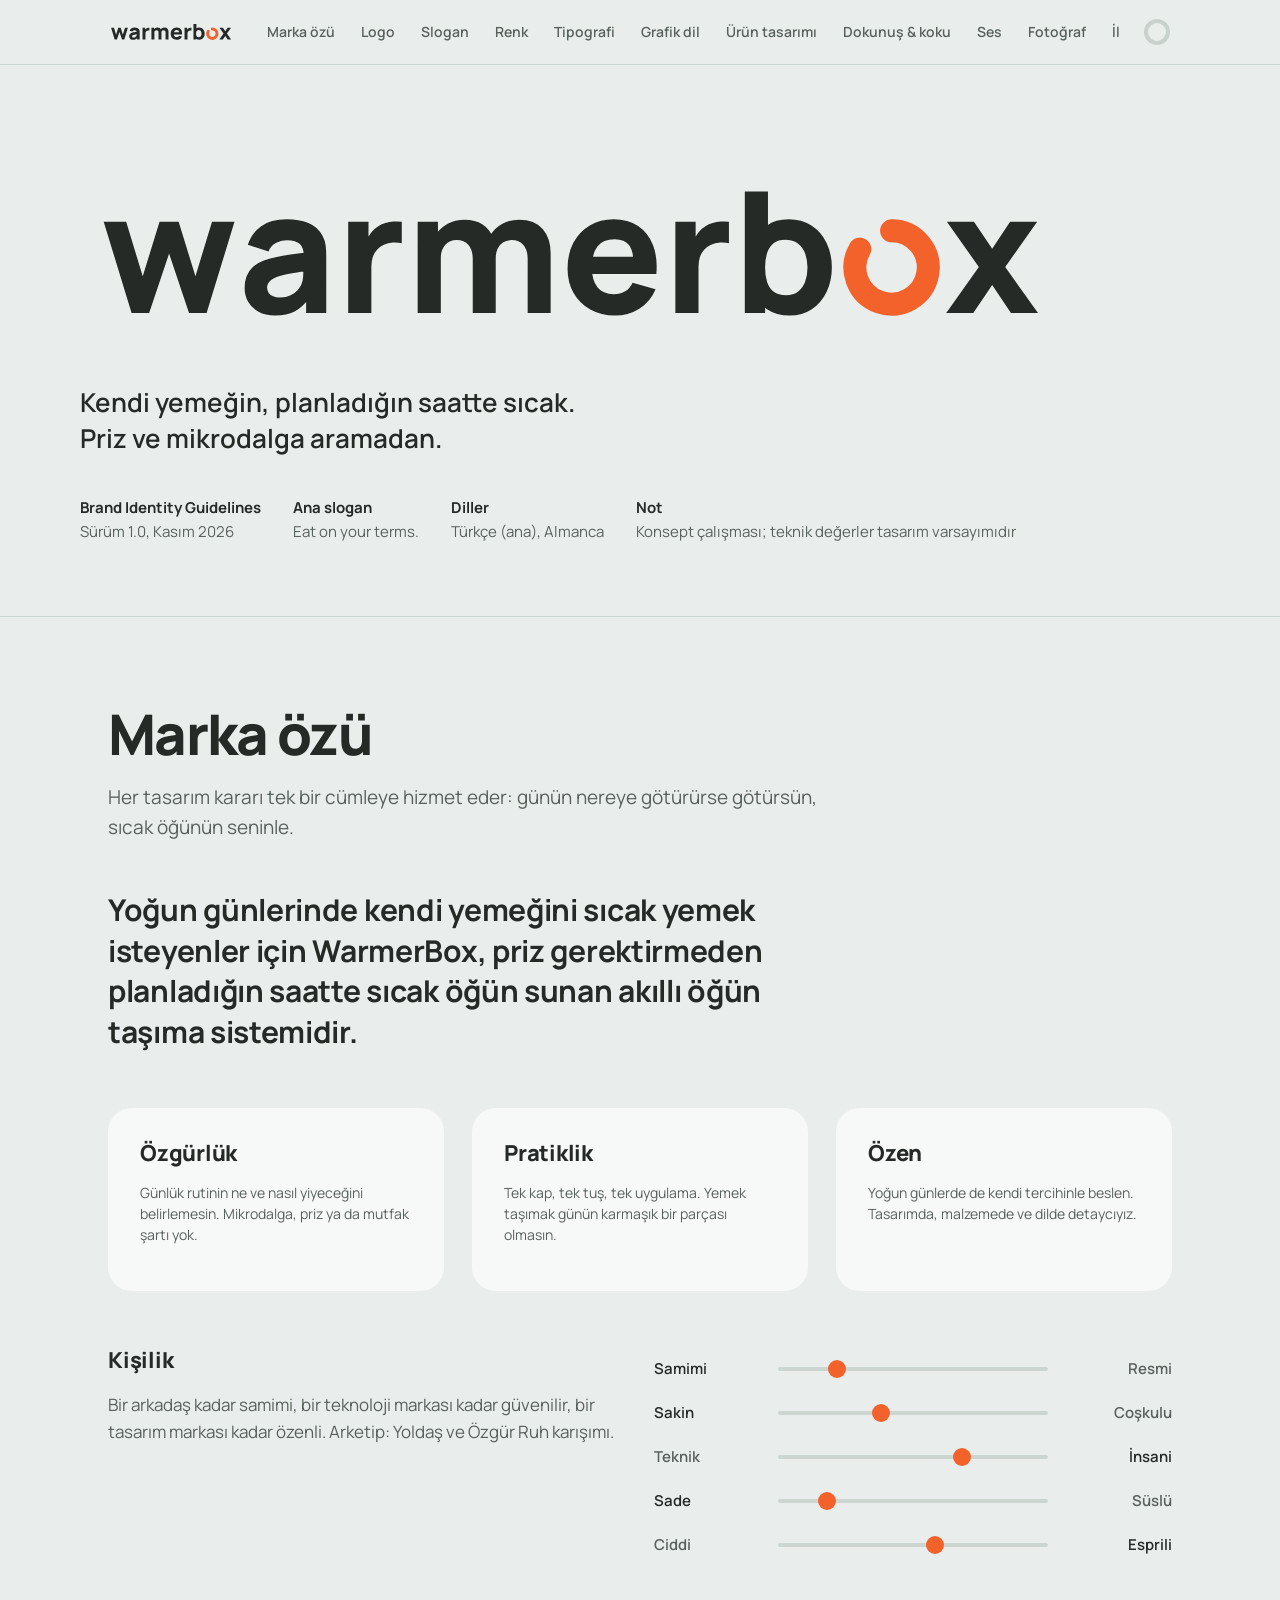
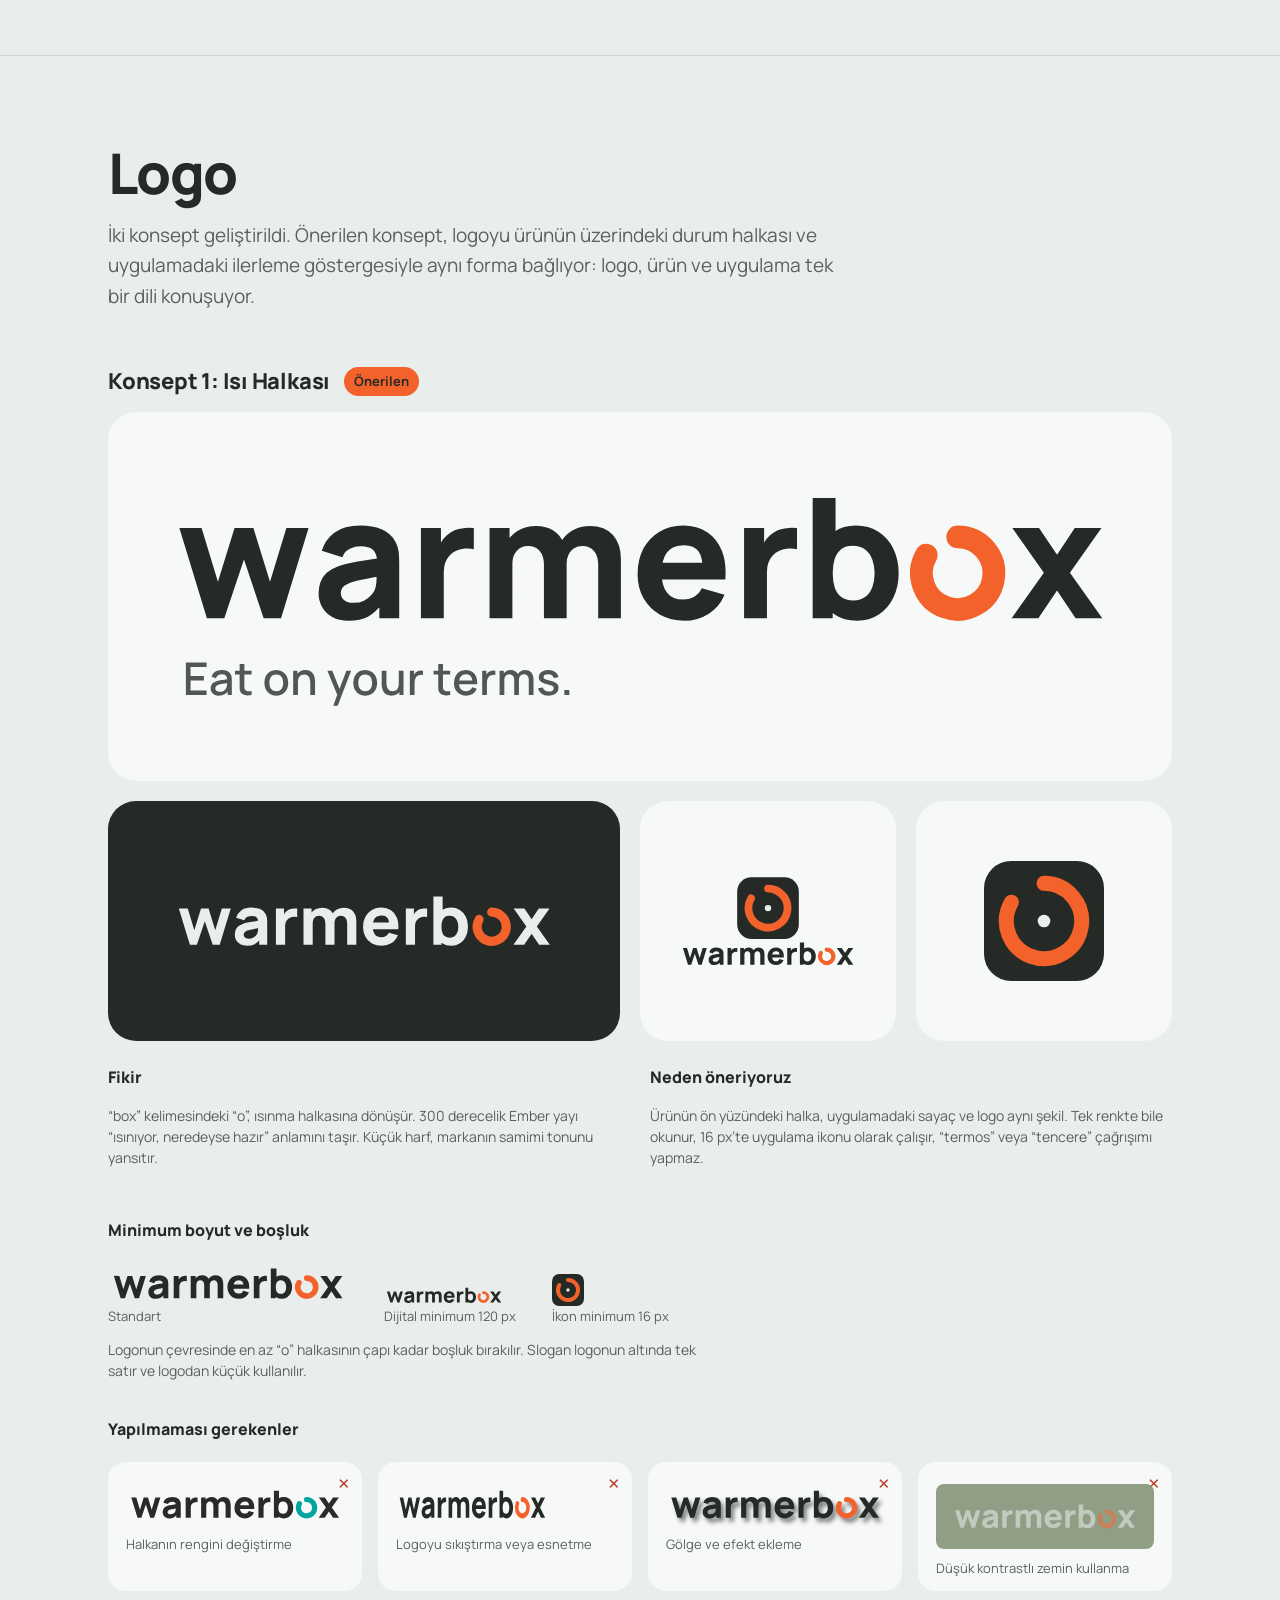
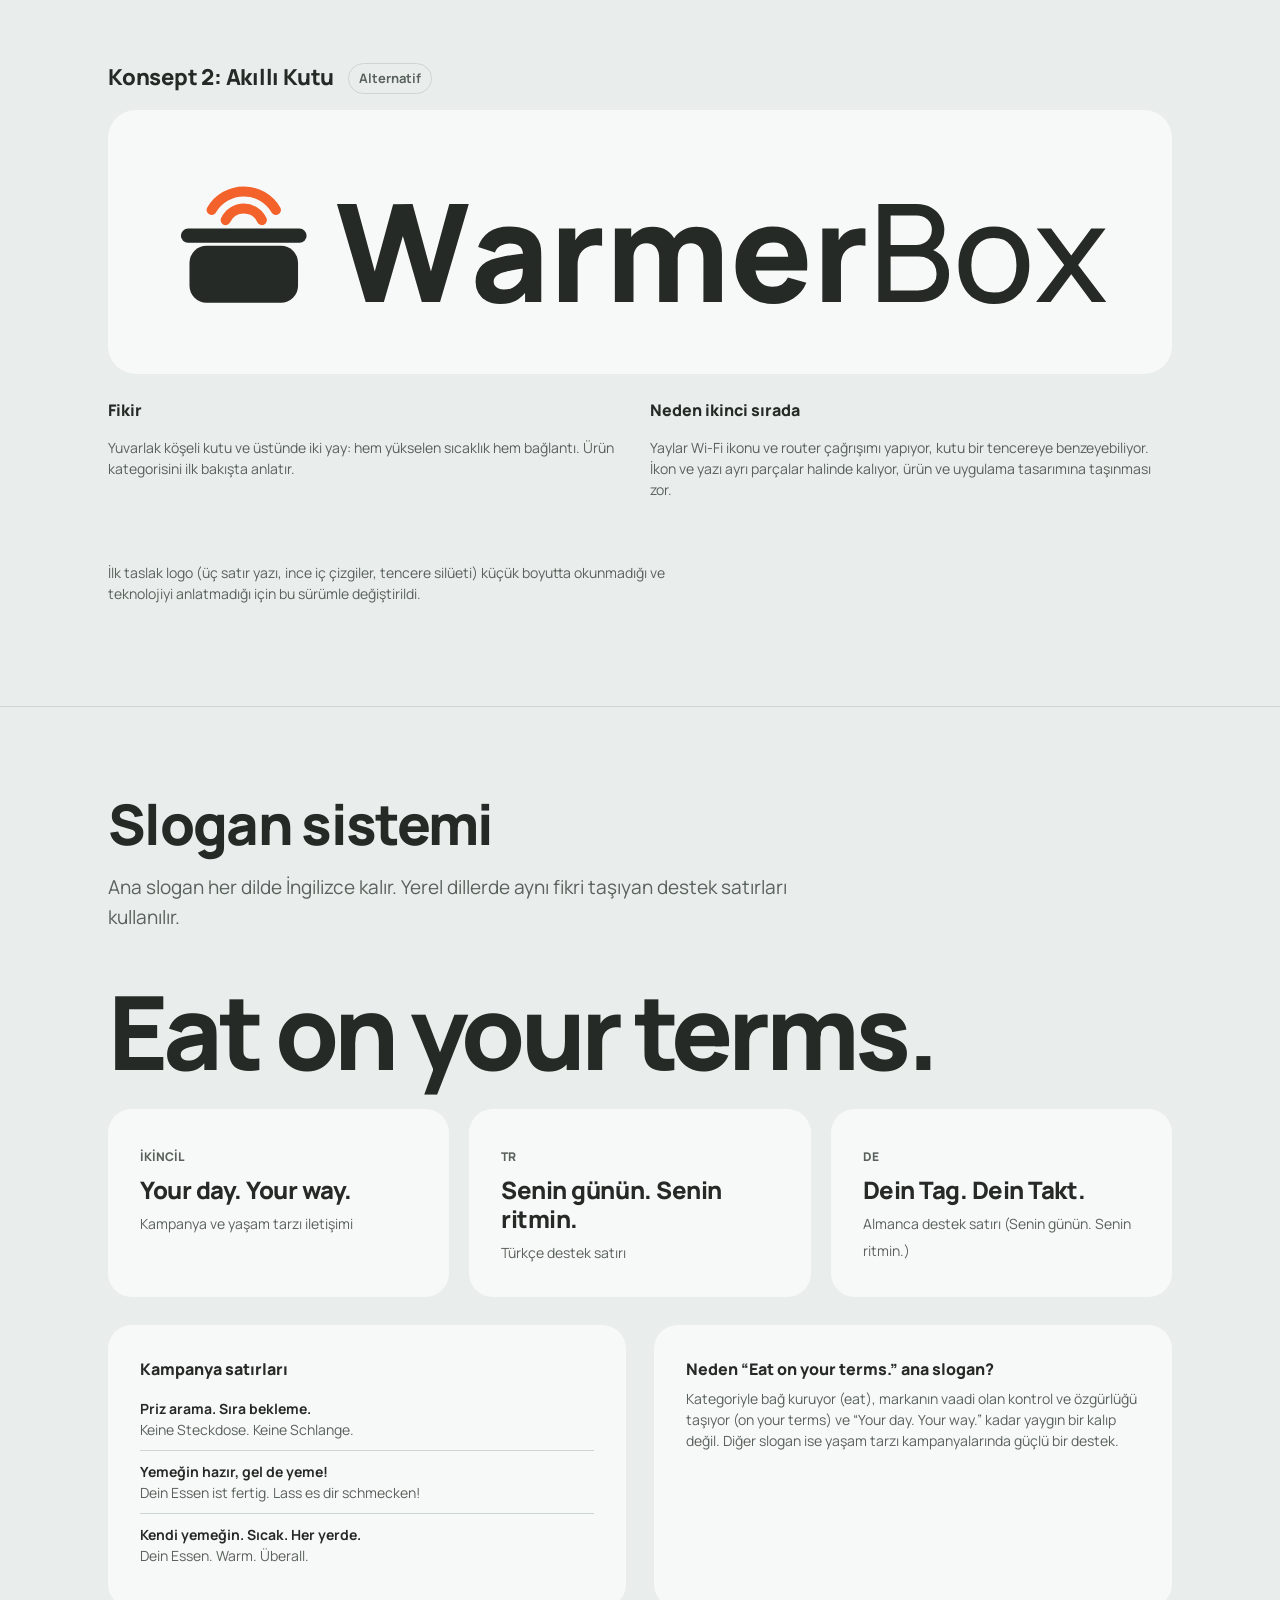
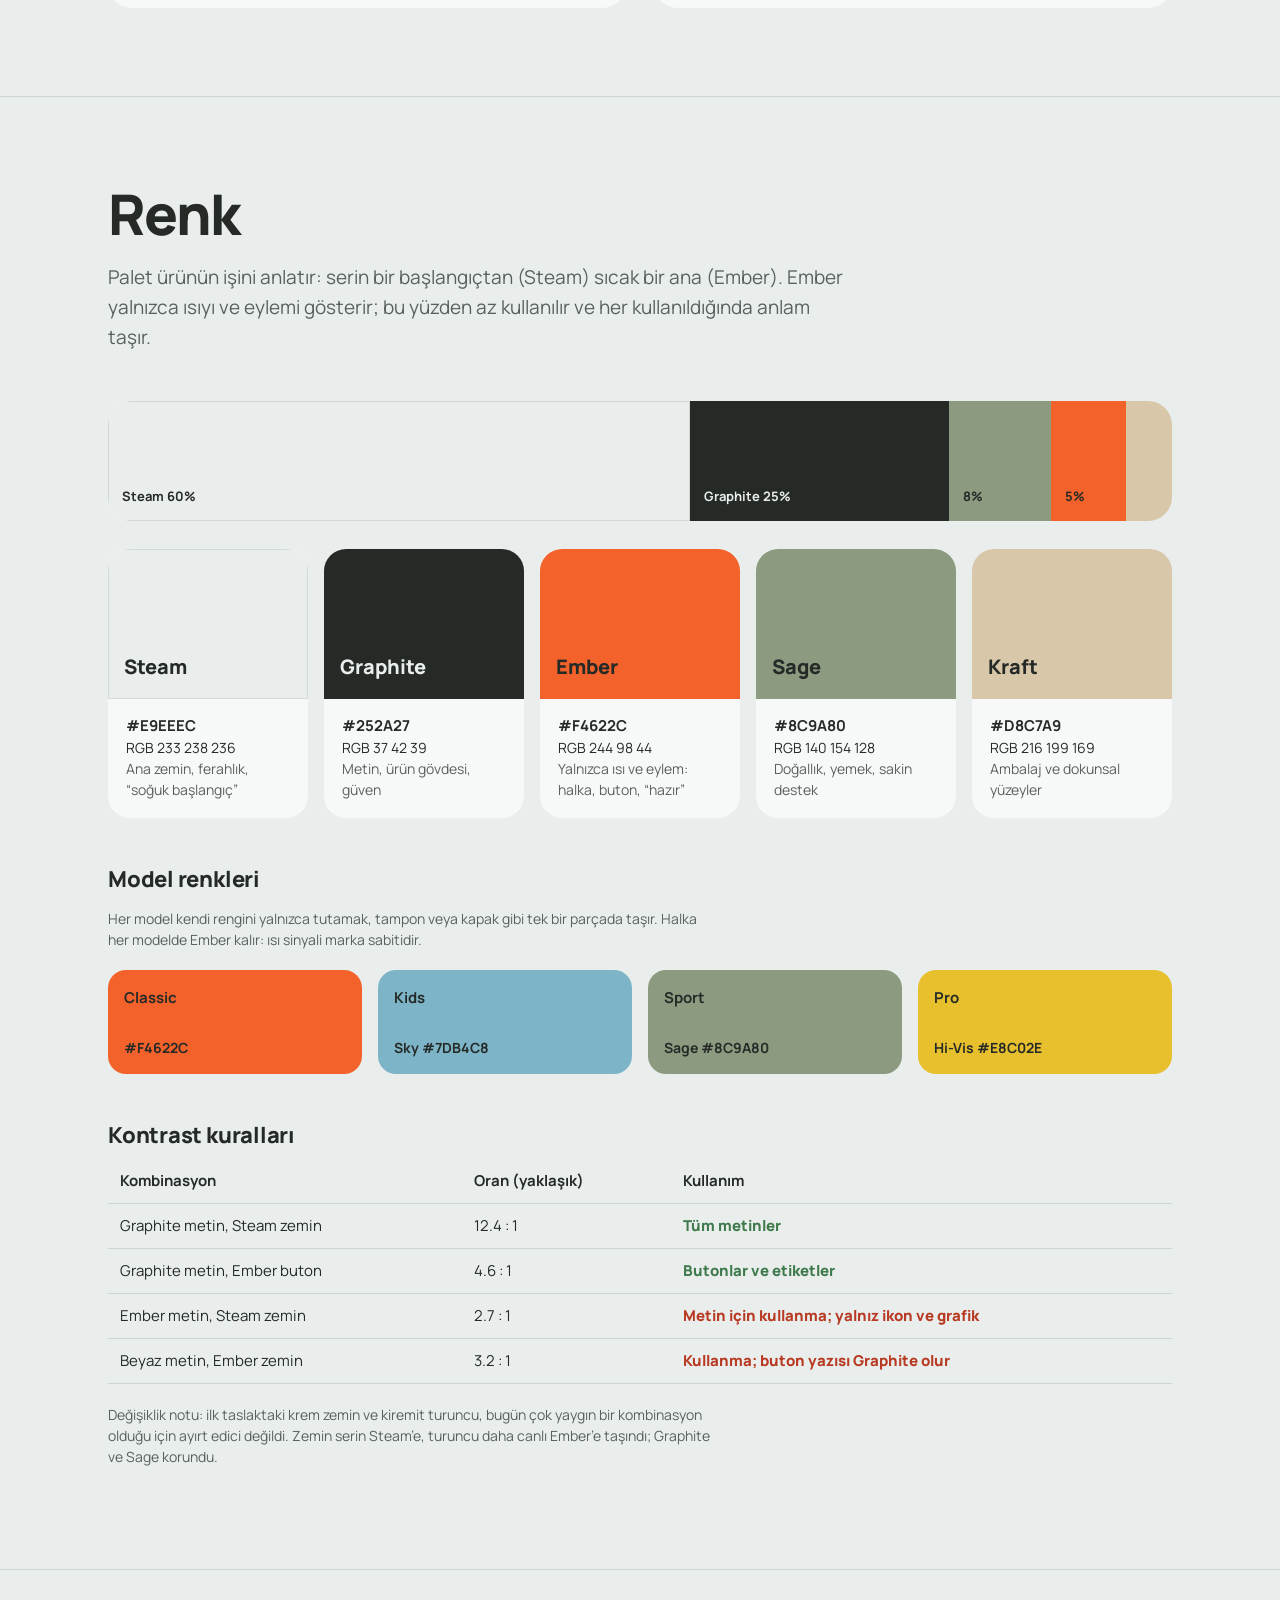
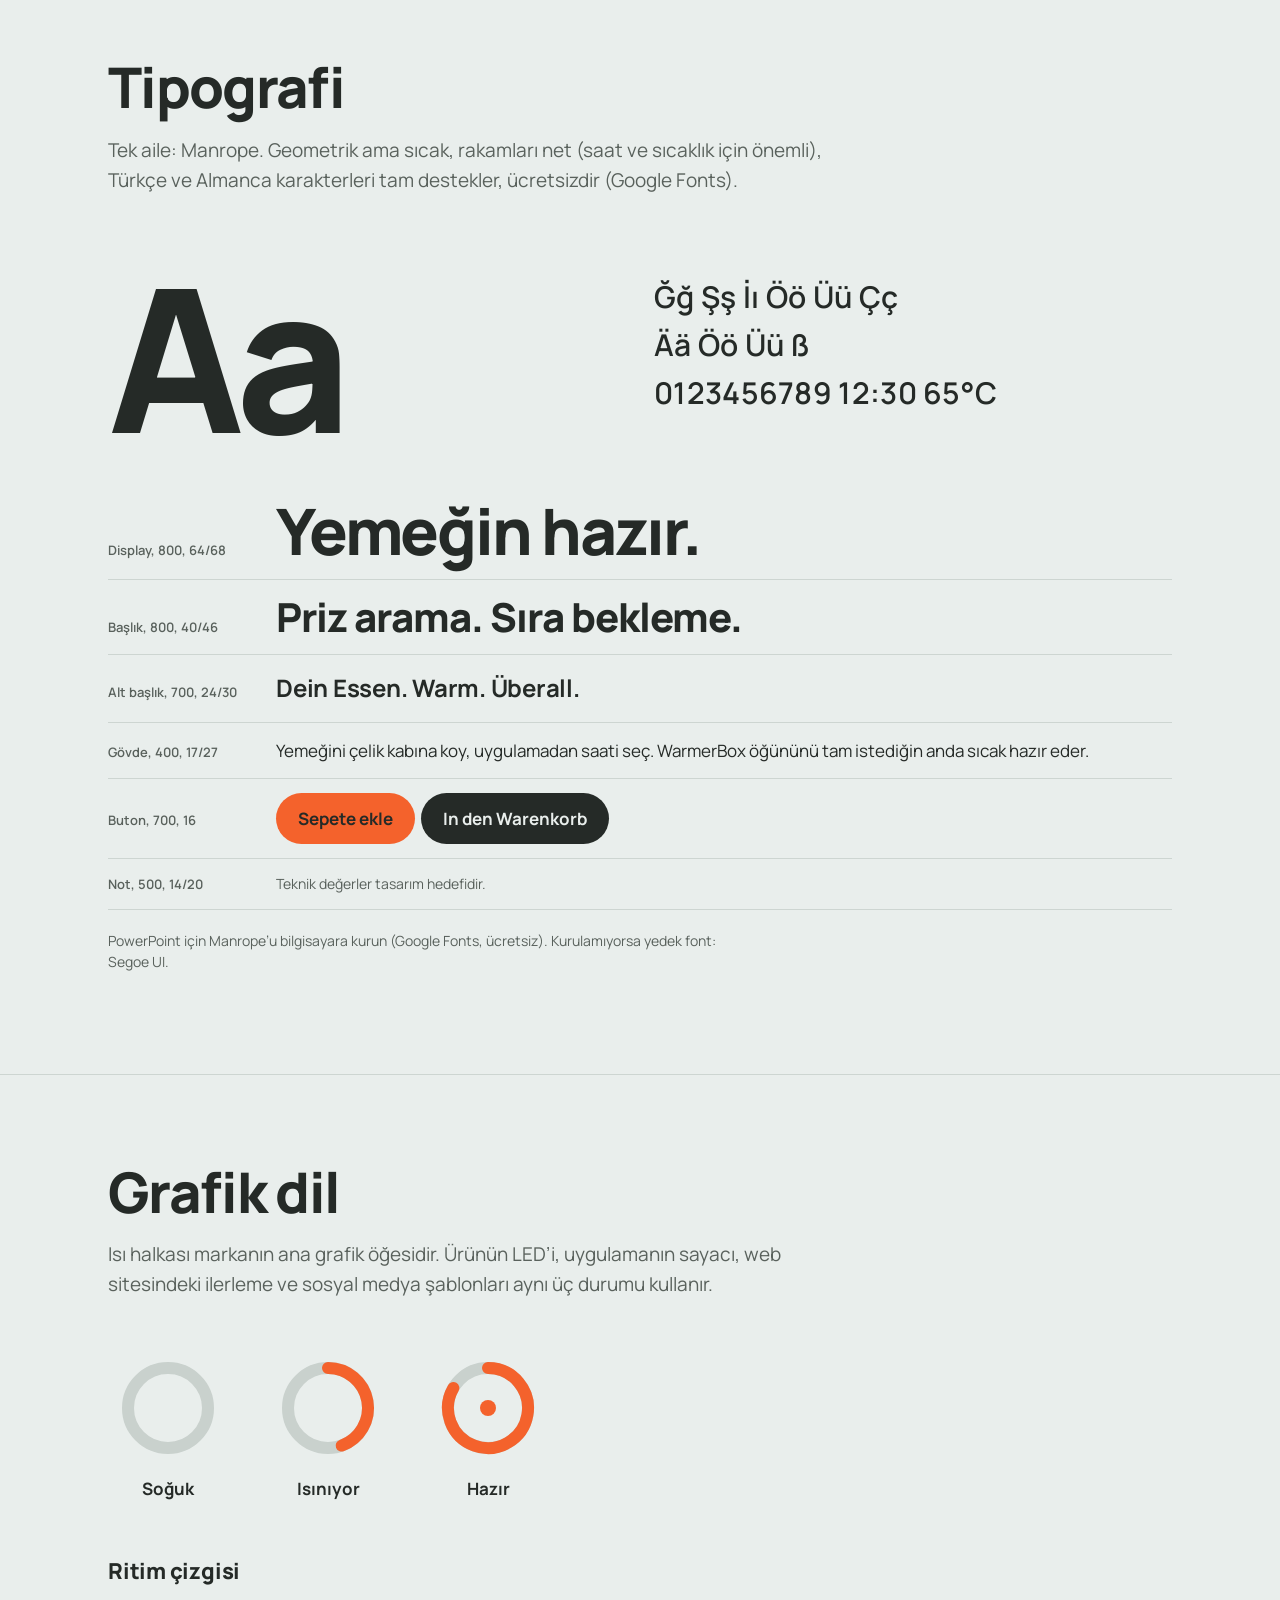
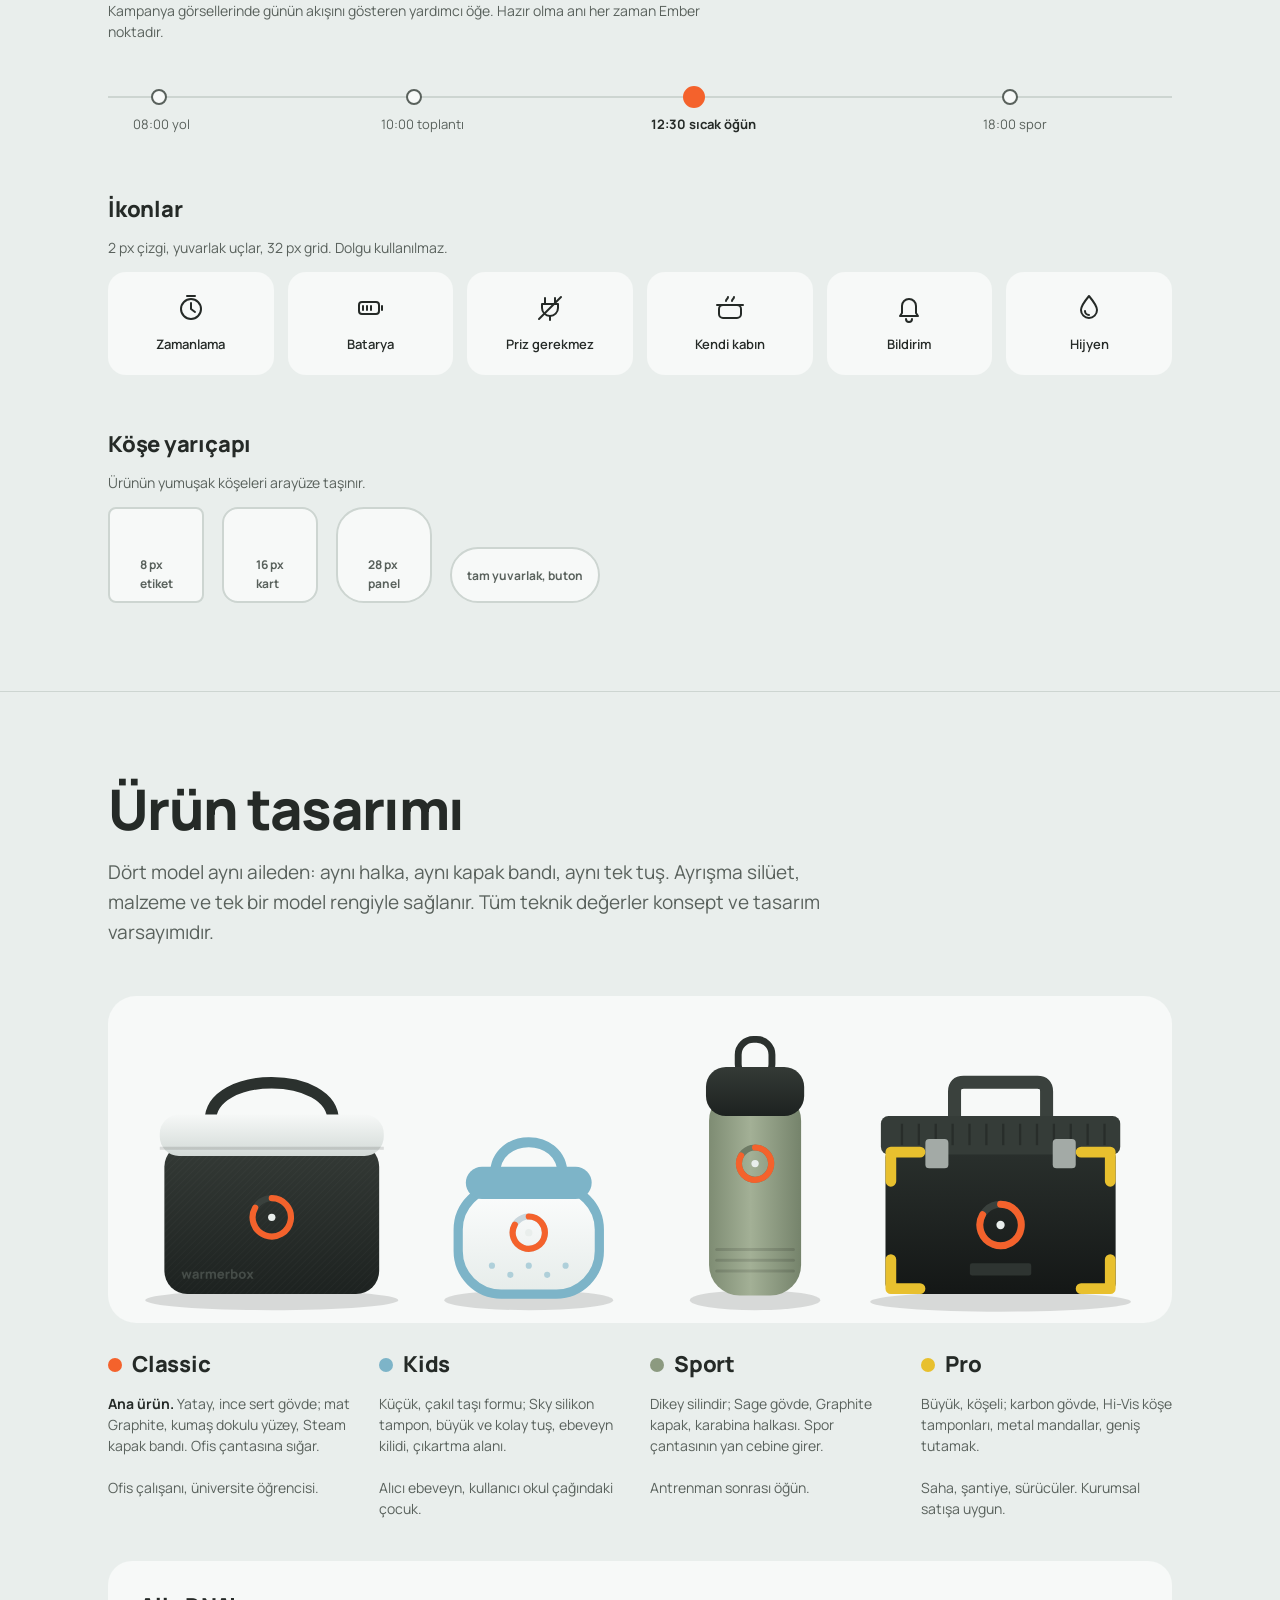
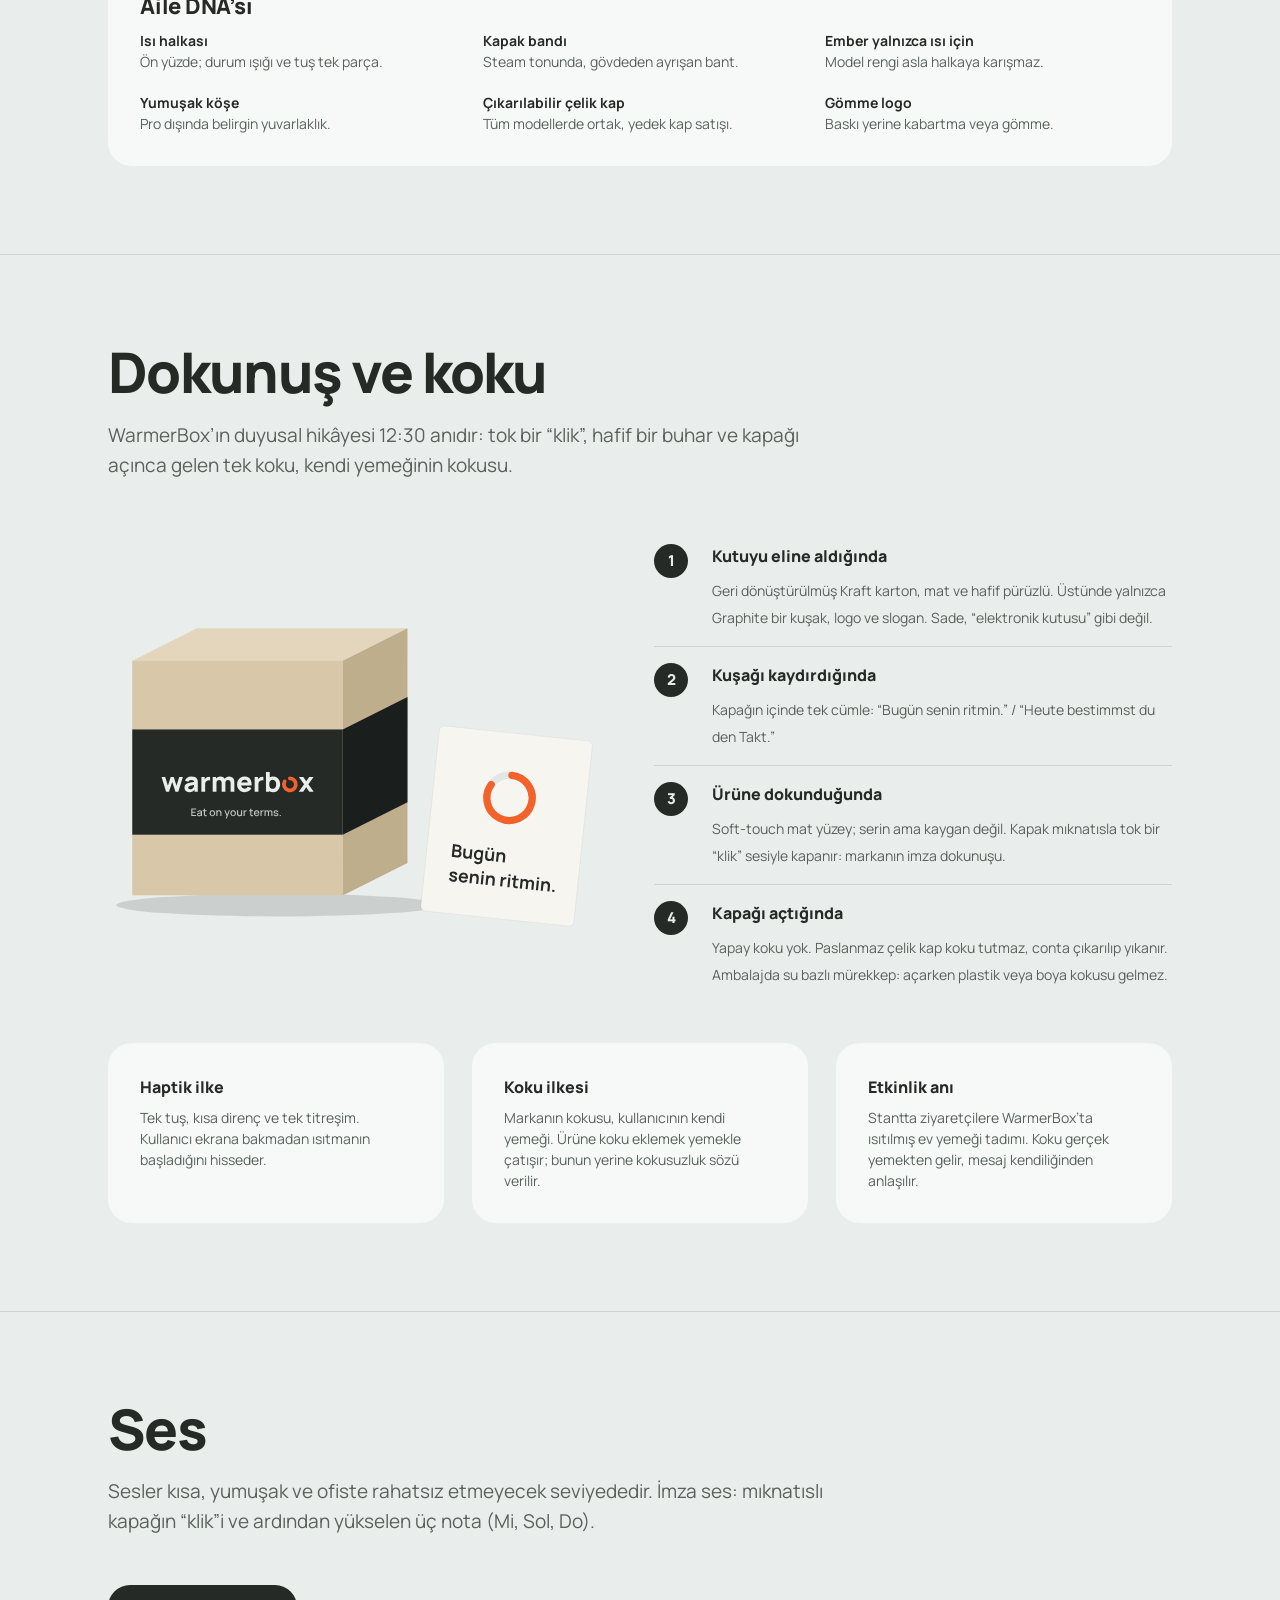
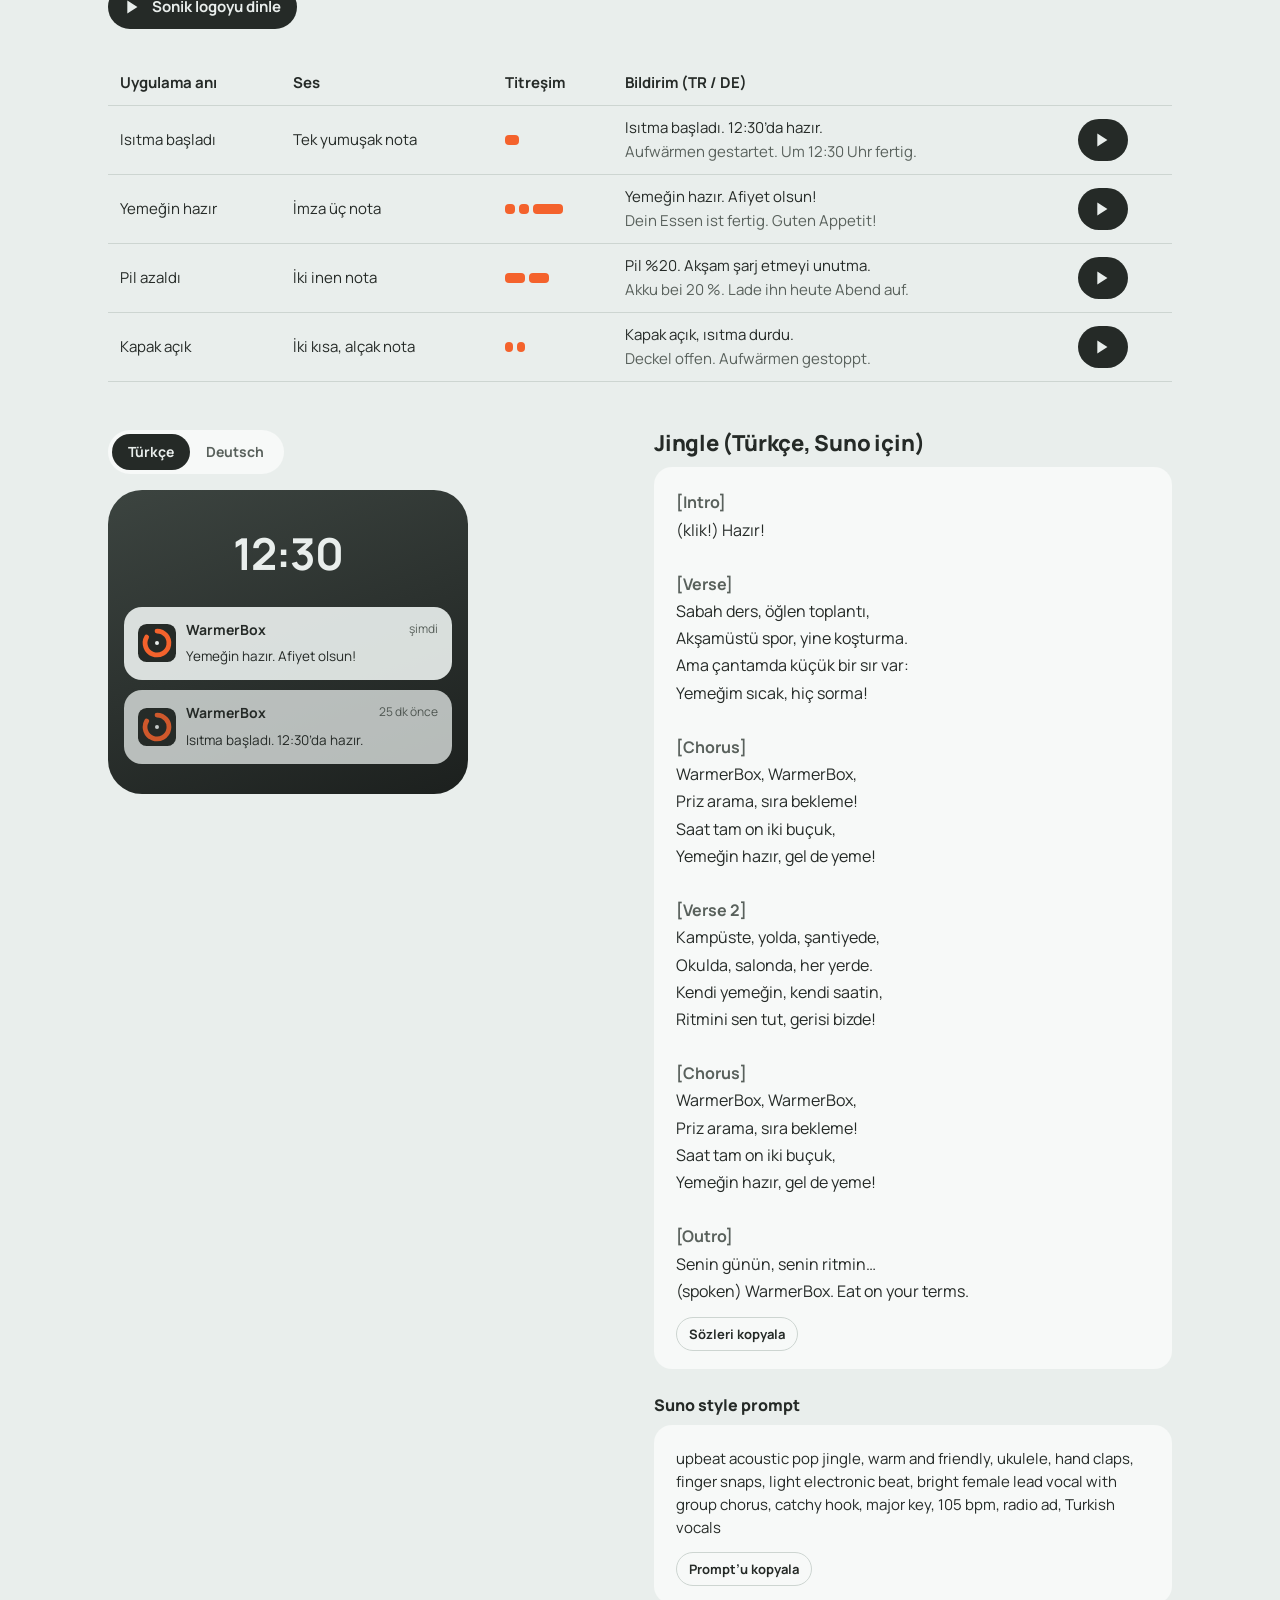
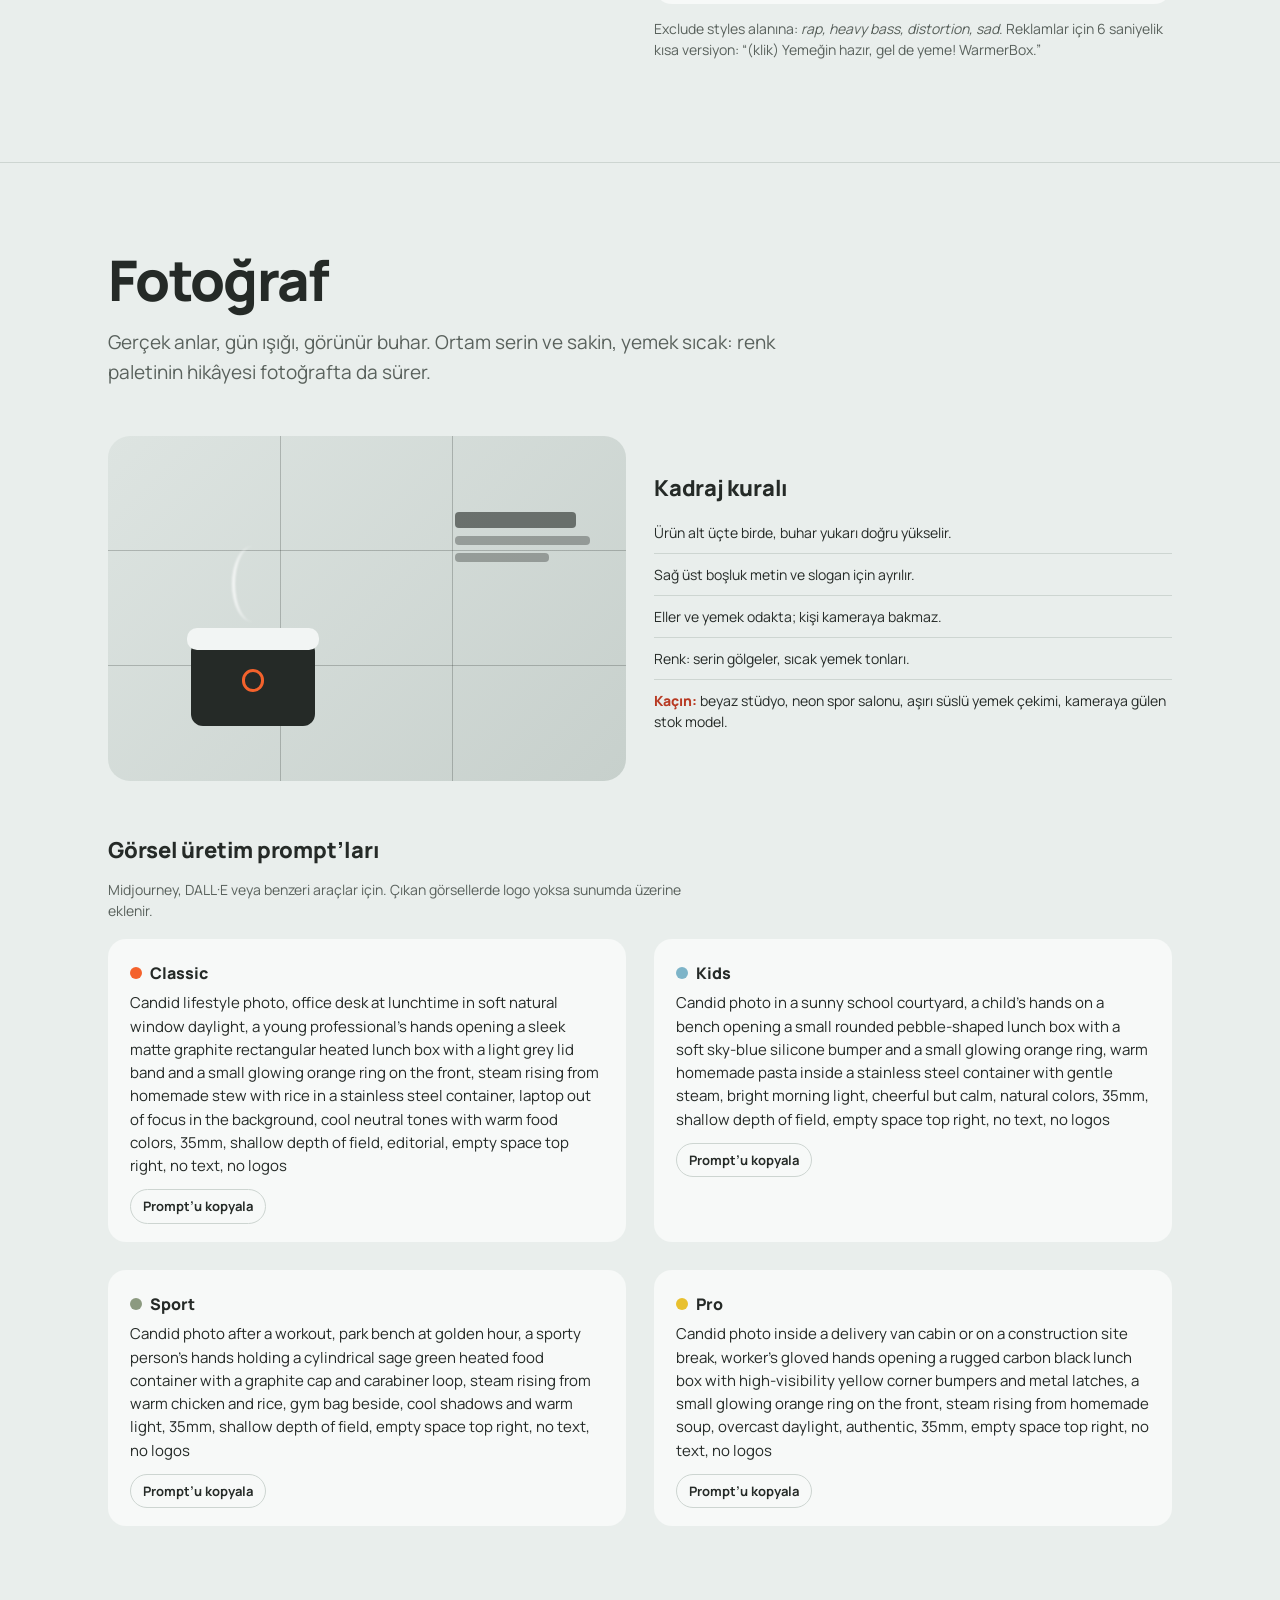
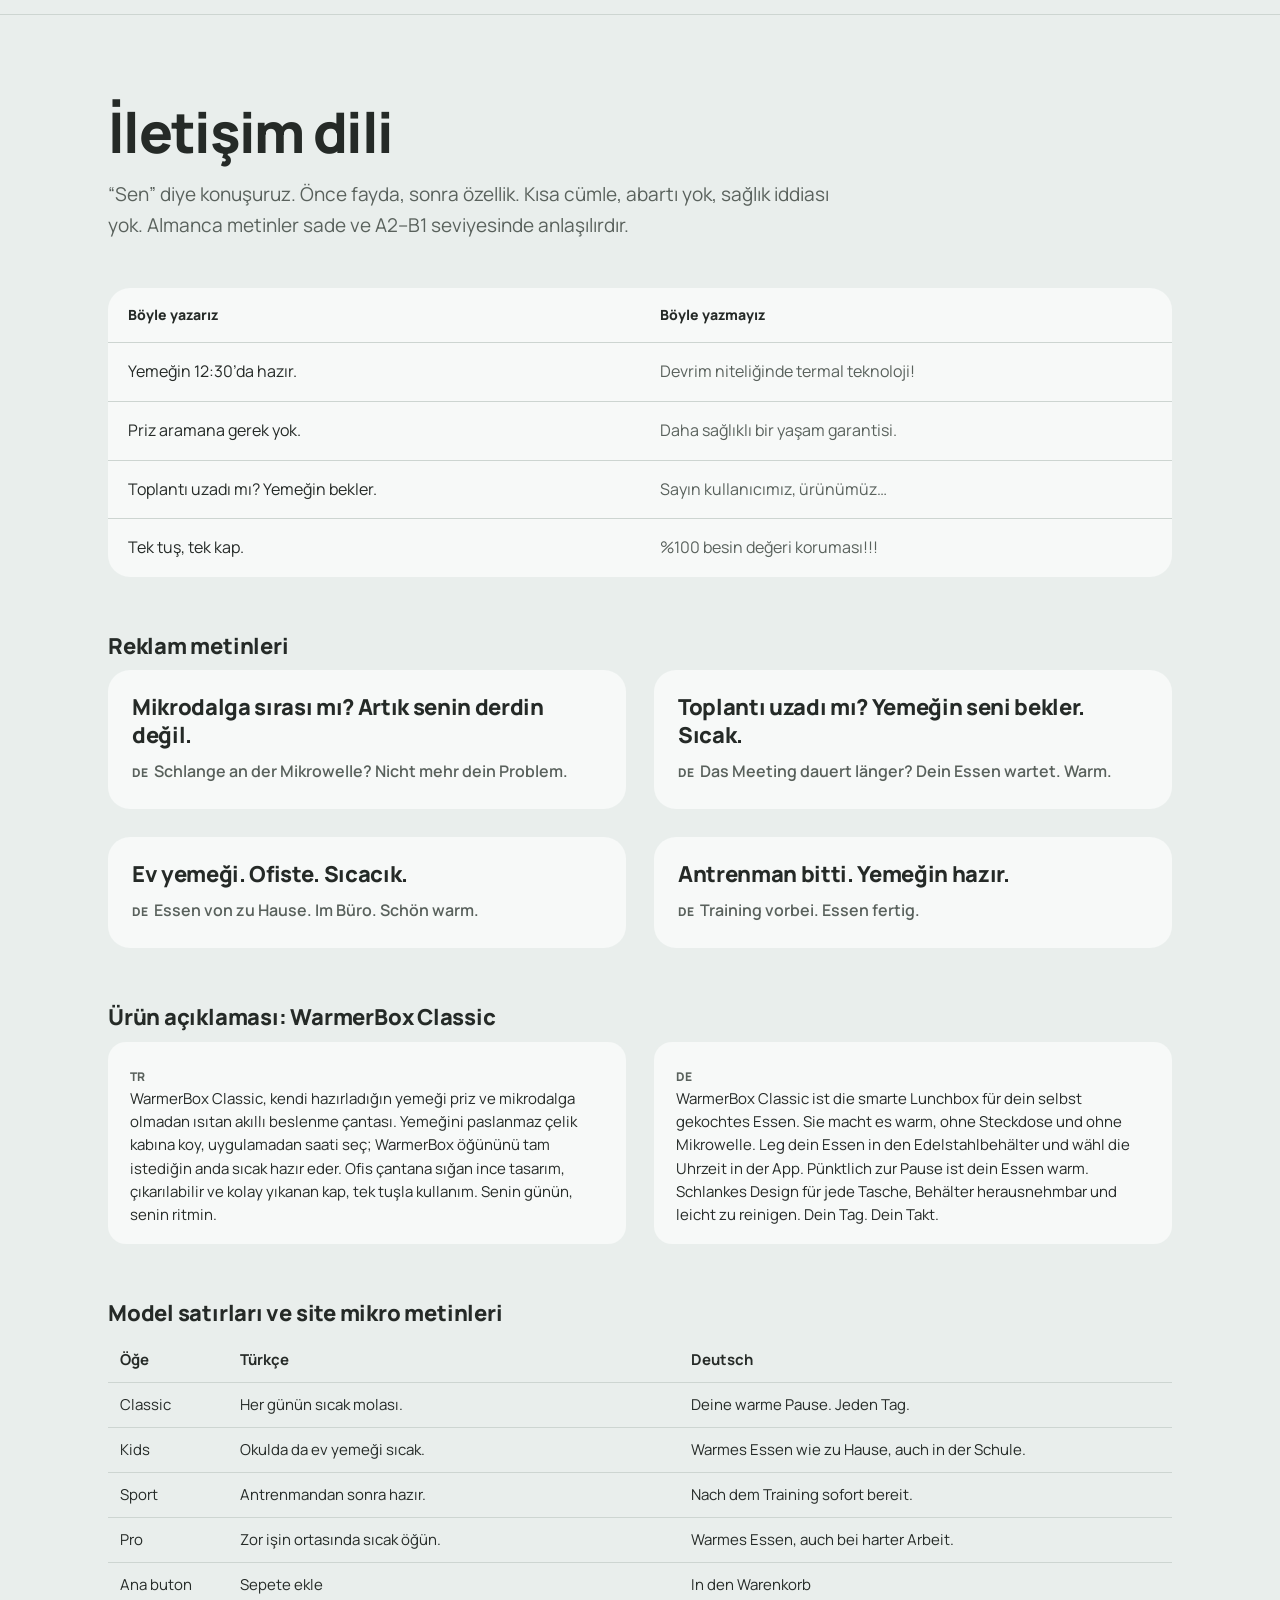
<file: brand/index.html>
<!DOCTYPE html>
<html lang="tr">
<head>
<meta charset="utf-8">
<meta name="viewport" content="width=device-width, initial-scale=1, viewport-fit=cover">
<title>WarmerBox – Brand Identity Guidelines</title>
<link rel="preconnect" href="https://fonts.googleapis.com">
<link rel="preconnect" href="https://fonts.gstatic.com" crossorigin>
<link href="https://fonts.googleapis.com/css2?family=Manrope:wght@400;500;600;700;800&display=swap" rel="stylesheet">
<style>
:root{
  --steam:#E9EEEC; --graphite:#252A27; --ember:#F4622C; --sage:#8C9A80; --kraft:#D8C7A9;
  --sky:#7DB4C8; --hivis:#E8C02E;
  --bg:#E9EEEC; --paper:#F7F9F8; --ink:#252A27; --muted:#59615C; --line:#CDD5D1; --trk:#C9D1CD;
  color-scheme:light;
  box-sizing:border-box; padding-top:env(safe-area-inset-top,0px); padding-bottom:env(safe-area-inset-bottom,0px);
}
@media (prefers-color-scheme:dark){:root:not([data-theme="light"]){--bg:#1A1E1C;--paper:#232826;--ink:#E9EEEC;--muted:#A9B1AC;--line:#363D39;--trk:#3A413D;color-scheme:dark}}
:root[data-theme="dark"]{--bg:#1A1E1C;--paper:#232826;--ink:#E9EEEC;--muted:#A9B1AC;--line:#363D39;--trk:#3A413D;color-scheme:dark}
html{scroll-padding-top:calc(env(safe-area-inset-top,0px) + 72px)}
*,*::before,*::after{box-sizing:inherit}
body{margin:0;background:var(--bg);color:var(--ink);font-family:Manrope,"Segoe UI",system-ui,sans-serif;font-size:17px;line-height:1.6;-webkit-font-smoothing:antialiased}
body::before{content:"";position:fixed;inset:0 0 auto;height:env(safe-area-inset-top,0px);z-index:10;background:var(--bg)}
img,svg{max-width:100%}
a{color:inherit}
:focus-visible{outline:3px solid var(--ember);outline-offset:3px;border-radius:6px}
.wrap{max-width:1120px;margin:0 auto;padding:0 28px}
/* header */
header.top{position:sticky;top:env(safe-area-inset-top,0px);z-index:20;background:color-mix(in srgb,var(--bg) 88%,transparent);backdrop-filter:blur(10px);-webkit-backdrop-filter:blur(10px);border-bottom:1px solid var(--line)}
header.top .wrap{display:flex;align-items:center;gap:22px;height:64px}
header .mini{width:126px;flex:none;display:flex}
nav.sec{display:flex;gap:4px;overflow-x:auto;scrollbar-width:none;flex:1}
nav.sec::-webkit-scrollbar{display:none}
nav.sec a{font-size:14px;font-weight:600;text-decoration:none;padding:7px 11px;border-radius:999px;color:var(--muted);white-space:nowrap}
nav.sec a:hover,nav.sec a.on{color:var(--ink);background:var(--paper)}
.prog{flex:none}
.prog .p{transition:stroke-dashoffset .1s linear}
.logo-ink path[fill="#252A27"]{fill:var(--ink)}
/* hero */
.hero{padding:96px 0 72px}
.hero .wm{width:100%;max-width:980px;display:block}
.hero p.lead{font-size:clamp(20px,2.4vw,26px);line-height:1.4;max-width:30ch;font-weight:600;margin:40px 0 0}
.hero .meta{display:flex;flex-wrap:wrap;gap:12px 32px;margin-top:40px;color:var(--muted);font-size:15px}
.hero .meta b{color:var(--ink);font-weight:700;display:block}
/* sections */
section.s{padding:88px 0;border-top:1px solid var(--line)}
h2{font-size:clamp(34px,5vw,56px);line-height:1.04;letter-spacing:-.03em;font-weight:800;margin:0 0 18px}
h3{font-size:22px;line-height:1.25;letter-spacing:-.01em;font-weight:800;margin:0 0 10px}
h4{font-size:16px;font-weight:800;margin:0 0 6px}
.intro{font-size:19px;max-width:62ch;color:var(--muted);margin:0 0 48px}
p{max-width:68ch}
.muted{color:var(--muted)}
.small{font-size:14px;line-height:1.5}
.grid2{display:grid;grid-template-columns:repeat(2,minmax(0,1fr));gap:28px}
.grid3{display:grid;grid-template-columns:repeat(3,minmax(0,1fr));gap:28px}
.grid4{display:grid;grid-template-columns:repeat(4,minmax(0,1fr));gap:20px}
@media (max-width:860px){.grid2,.grid3{grid-template-columns:1fr}.grid4{grid-template-columns:repeat(2,minmax(0,1fr))}}
.panel{background:var(--paper);border-radius:24px;padding:32px}
.tag{display:inline-block;font-size:13px;font-weight:700;padding:4px 10px;border-radius:999px;background:var(--ember);color:#252A27}
.tag.alt{background:transparent;border:1.5px solid var(--line);color:var(--muted)}
ul.clean{list-style:none;padding:0;margin:0}
ul.clean li{padding:10px 0;border-bottom:1px solid var(--line)}
ul.clean li:last-child{border-bottom:0}
.pos{font-size:clamp(22px,2.8vw,30px);line-height:1.35;font-weight:700;letter-spacing:-.01em;max-width:34ch;margin:0 0 56px}
/* sliders */
.sl{display:grid;grid-template-columns:110px 1fr 110px;align-items:center;gap:14px;padding:10px 0;font-size:15px;font-weight:600}
.sl span:last-child{text-align:right;color:var(--muted)}
.sl span:first-child{color:var(--muted)}
.sl .bar{position:relative;height:4px;background:var(--line);border-radius:4px}
.sl .bar i{position:absolute;top:50%;width:18px;height:18px;margin:-9px 0 0 -9px;border-radius:50%;background:var(--ember)}
.sl .lead{color:var(--ink)!important}
/* logo */
.logo-stage{border-radius:28px;padding:56px 48px;display:flex;align-items:center;justify-content:center;min-height:240px}
.logo-stage.light{background:var(--paper)}
.logo-stage.dark{background:#252A27}
.logo-stage.ember{background:#F4622C}
.logo-row{display:grid;grid-template-columns:2fr 1fr 1fr;gap:20px;margin-top:20px}
@media (max-width:860px){.logo-row{grid-template-columns:1fr}}
.concept{margin-top:56px}
.concept-head{display:flex;gap:14px;align-items:center;flex-wrap:wrap;margin-bottom:16px}
.why{display:grid;grid-template-columns:repeat(2,minmax(0,1fr));gap:20px;margin-top:24px}
@media (max-width:860px){.why{grid-template-columns:1fr}}
.dont{display:grid;grid-template-columns:repeat(4,minmax(0,1fr));gap:16px;margin-top:20px}
@media (max-width:860px){.dont{grid-template-columns:repeat(2,minmax(0,1fr))}}
.dont figure{margin:0;background:var(--paper);border-radius:18px;padding:22px 18px 14px;position:relative}
.dont figure::after{content:"";position:absolute;top:12px;right:12px;width:18px;height:18px;border-radius:50%;background:#C9402A;mask:radial-gradient(circle,transparent 0,transparent 0) }
.dont figcaption{font-size:13px;color:var(--muted);margin-top:10px;line-height:1.4}
.dont .x{position:absolute;top:10px;right:12px;font-weight:800;color:#B83A23;font-size:15px}
.sizes{display:flex;align-items:flex-end;gap:36px;flex-wrap:wrap;margin-top:18px}
.sizes div{font-size:13px;color:var(--muted)}
/* slogan */
.slogan-big{font-size:clamp(44px,8vw,104px);line-height:.98;letter-spacing:-.045em;font-weight:800;margin:0 0 28px}
.lines{display:grid;grid-template-columns:repeat(3,minmax(0,1fr));gap:20px}
@media (max-width:860px){.lines{grid-template-columns:1fr}}
.lines .panel p{font-size:24px;font-weight:800;letter-spacing:-.02em;margin:8px 0 4px;line-height:1.2}
/* colors */
.ratio{display:flex;height:120px;border-radius:24px;overflow:hidden;margin-bottom:28px}
.ratio div{display:flex;align-items:flex-end;padding:14px;font-size:13px;font-weight:700}
.sw{border-radius:22px;overflow:hidden;background:var(--paper)}
.sw .c{height:150px;display:flex;align-items:flex-end;padding:16px;font-weight:800;font-size:20px}
.sw .d{padding:16px 18px 18px;font-size:14px;line-height:1.5}
.sw .d code{font-family:inherit;font-weight:700;font-size:15px}
.swatches{display:grid;grid-template-columns:repeat(5,minmax(0,1fr));gap:16px}
@media (max-width:860px){.swatches{grid-template-columns:repeat(2,minmax(0,1fr))}}
.models{display:grid;grid-template-columns:repeat(4,minmax(0,1fr));gap:16px;margin-top:20px}
@media (max-width:860px){.models{grid-template-columns:repeat(2,minmax(0,1fr))}}
.models div{border-radius:18px;padding:16px;font-weight:700;font-size:15px;min-height:104px;display:flex;flex-direction:column;justify-content:space-between;color:#252A27}
.contrast td,.contrast th{padding:10px 12px;border-bottom:1px solid var(--line);text-align:left;font-size:15px}
table{border-collapse:collapse;width:100%}
.tbl{overflow-x:auto}
.ok{font-weight:800;color:#3F7A4C}.no{font-weight:800;color:#B83A23}
@media (prefers-color-scheme:dark){:root:not([data-theme="light"]) .ok{color:#8FCB9B}:root:not([data-theme="light"]) .no{color:#F08A70}}
/* type */
.spec{font-size:clamp(90px,16vw,200px);font-weight:800;letter-spacing:-.05em;line-height:.9;margin:0}
.chars{font-size:clamp(20px,2.6vw,30px);font-weight:600;letter-spacing:.01em;word-break:break-word}
.scale > div{display:grid;grid-template-columns:150px 1fr;gap:18px;align-items:baseline;padding:14px 0;border-bottom:1px solid var(--line)}
.scale > div > span:first-child{font-size:13px;color:var(--muted);font-weight:600}
/* graphic */
.states{display:flex;gap:40px;flex-wrap:wrap}
.states figure{margin:0;text-align:center;font-weight:700}
.states .trk{stroke:var(--trk)}
.icons{display:grid;grid-template-columns:repeat(6,minmax(0,1fr));gap:14px}
@media (max-width:860px){.icons{grid-template-columns:repeat(3,minmax(0,1fr))}}
.icons div{background:var(--paper);border-radius:18px;padding:20px 12px;text-align:center;font-size:13px;font-weight:600}
.icons svg{display:block;margin:0 auto 10px}
.rhythm{position:relative;height:84px;margin-top:6px}
.rhythm .ln{position:absolute;left:0;right:0;top:40px;height:2px;background:var(--line)}
.rhythm .pt{position:absolute;top:33px;width:16px;height:16px;border-radius:50%;background:var(--paper);border:2px solid var(--muted)}
.rhythm .pt.hot{background:#F4622C;border-color:#F4622C;width:22px;height:22px;top:30px}
.rhythm .lb{position:absolute;top:58px;font-size:13px;color:var(--muted);transform:translateX(-30%);white-space:nowrap}
.radii{display:flex;gap:18px;align-items:flex-end;flex-wrap:wrap}
.radii div{width:96px;height:96px;background:var(--paper);border:2px solid var(--line);display:flex;align-items:flex-end;justify-content:center;padding:8px;font-size:12px;color:var(--muted);font-weight:700}
/* product */
.lineup{background:var(--paper);border-radius:28px;padding:28px 18px 8px;overflow-x:auto}
.lineup svg{display:block;min-width:760px;width:100%;height:auto}
.mcard h3{display:flex;align-items:center;gap:10px}
.mcard h3 i{width:14px;height:14px;border-radius:50%;display:inline-block}
.dna{counter-reset:none}
/* senses */
.steps{list-style:none;padding:0;margin:0;counter-reset:st}
.steps li{counter-increment:st;display:grid;grid-template-columns:44px 1fr;gap:14px;padding:16px 0;border-bottom:1px solid var(--line)}
.steps li::before{content:counter(st);width:34px;height:34px;border-radius:50%;background:var(--ink);color:var(--bg);display:flex;align-items:center;justify-content:center;font-weight:800;font-size:15px}
.steps li:last-child{border-bottom:0}
/* sound */
.play{display:inline-flex;align-items:center;gap:10px;border:0;background:var(--ink);color:var(--bg);font:inherit;font-weight:700;font-size:15px;padding:10px 16px 10px 12px;border-radius:999px;cursor:pointer}
.play:hover{opacity:.88}
.play svg{width:22px;height:22px}
.snd td{vertical-align:middle}
.hap{display:inline-flex;gap:4px;align-items:center}
.hap b{display:inline-block;height:10px;border-radius:4px;background:var(--ember)}
pre.lyr{font-family:inherit;white-space:pre-wrap;font-size:16px;line-height:1.7;margin:0}
pre.lyr .t{color:var(--muted);font-weight:700}
.copybox{position:relative;background:var(--paper);border-radius:18px;padding:22px 22px 18px;font-size:15px;line-height:1.55}
.copybtn{border:1.5px solid var(--line);background:transparent;color:var(--ink);font:inherit;font-weight:700;font-size:13px;padding:6px 12px;border-radius:999px;cursor:pointer;margin-top:12px}
.copybtn:hover{border-color:var(--ink)}
/* notif */
.phone{background:linear-gradient(160deg,#3C4440,#1C201E);border-radius:34px;padding:22px 16px 30px;max-width:360px}
.phone .clock{color:#E9EEEC;text-align:center;font-weight:700;font-size:44px;letter-spacing:-.02em;margin:6px 0 18px}
.nt{background:rgba(233,238,236,.92);border-radius:18px;padding:12px 14px;display:grid;grid-template-columns:38px 1fr auto;gap:10px;align-items:center;margin-top:10px;color:#252A27}
.nt b{font-size:14px;display:block}
.nt span{font-size:13.5px;line-height:1.35}
.nt small{font-size:12px;color:#59615C;align-self:start}
.seg{display:inline-flex;background:var(--paper);border-radius:999px;padding:4px;margin-bottom:16px}
.seg button{border:0;background:transparent;font:inherit;font-weight:700;font-size:14px;padding:7px 16px;border-radius:999px;color:var(--muted);cursor:pointer}
.seg button[aria-pressed="true"]{background:var(--ink);color:var(--bg)}
/* photo */
.frame{aspect-ratio:3/2;border-radius:22px;background:linear-gradient(135deg,#DDE4E1,#C7D0CC);position:relative;overflow:hidden}
.frame .g{position:absolute;inset:0;background-image:linear-gradient(to right,transparent calc(33.33% - 1px),rgba(37,42,39,.25) calc(33.33% - 1px),rgba(37,42,39,.25) 33.33%,transparent 33.33%,transparent calc(66.66% - 1px),rgba(37,42,39,.25) calc(66.66% - 1px),rgba(37,42,39,.25) 66.66%,transparent 66.66%),linear-gradient(to bottom,transparent calc(33.33% - 1px),rgba(37,42,39,.25) calc(33.33% - 1px),rgba(37,42,39,.25) 33.33%,transparent 33.33%,transparent calc(66.66% - 1px),rgba(37,42,39,.25) calc(66.66% - 1px),rgba(37,42,39,.25) 66.66%,transparent 66.66%)}
.frame .prod{position:absolute;left:16%;bottom:16%;width:24%;aspect-ratio:1.45;background:#252A27;border-radius:12px}
.frame .prod::before{content:"";position:absolute;left:-3%;right:-3%;top:-14%;height:26%;background:#F2F5F4;border-radius:10px}
.frame .prod::after{content:"";position:absolute;left:41%;top:34%;width:18%;aspect-ratio:1;border-radius:50%;border:3px solid #F4622C}
.frame .steam{position:absolute;left:24%;bottom:46%;width:8%;height:22%;border-left:3px solid rgba(255,255,255,.75);border-radius:50%;filter:blur(1px)}
.frame .copy{position:absolute;right:7%;top:22%;width:26%;}
.frame .copy i{display:block;height:9px;border-radius:4px;background:rgba(37,42,39,.35);margin-bottom:8px}
.frame .copy i:first-child{height:16px;background:rgba(37,42,39,.6);width:90%}
.prompt h4{display:flex;align-items:center;gap:8px}
/* voice */
.dd{display:grid;grid-template-columns:repeat(2,minmax(0,1fr));gap:0;border-radius:22px;overflow:hidden;background:var(--paper)}
.dd div{padding:16px 20px;border-bottom:1px solid var(--line);font-size:16px}
.dd .h{font-weight:800;font-size:14px}
.ad{background:var(--paper);border-radius:22px;padding:24px}
.ad .tr{font-size:22px;font-weight:800;letter-spacing:-.015em;line-height:1.25;margin:0 0 10px}
.ad .de{font-size:16px;color:var(--muted);margin:0;font-weight:600}
.lang{font-size:12px;font-weight:800;color:var(--muted);margin-right:6px}
footer{padding:56px 0 72px;border-top:1px solid var(--line);color:var(--muted);font-size:14px}
@media (prefers-reduced-motion:reduce){*{scroll-behavior:auto!important;transition:none!important}}
html{scroll-behavior:smooth}
</style>
</head>
<body>
<header class="top"><div class="wrap">
  <a class="mini logo-ink" href="#top" aria-label="WarmerBox başa dön"><svg style="width:100%;height:auto;display:block" xmlns="http://www.w3.org/2000/svg" viewBox="-12 -90 579.9000000000001 108"><path d="M18.5 0.0 2.0 -54.1 15.3 -54.0 25.1 -21.8 35.050000000000004 -54.0H46.35L56.300000000000004 -21.8L66.10000000000001 -54.0H79.4L62.900000000000006 0.0H52.5L40.7 -35.2L28.900000000000002 0.0Z M103.4 1.5Q97.60000000000001 1.5 93.57500000000002 -0.7250000000000001Q89.55000000000001 -2.95 87.47500000000001 -6.675000000000001Q85.4 -10.4 85.4 -14.9Q85.4 -18.650000000000002 86.55000000000001 -21.75Q87.7 -24.85 90.275 -27.225Q92.85000000000001 -29.6 97.2 -31.200000000000003Q100.2 -32.300000000000004 104.35 -33.150000000000006Q108.5 -34.0 113.75 -34.775000000000006Q119.0 -35.550000000000004 125.30000000000001 -36.5L120.4 -33.800000000000004Q120.4 -38.6 118.10000000000001 -40.85Q115.80000000000001 -43.1 110.4 -43.1Q107.4 -43.1 104.15 -41.650000000000006Q100.9 -40.2 99.60000000000001 -36.5L87.30000000000001 -40.400000000000006Q89.35000000000001 -47.1 95.0 -51.3Q100.65 -55.5 110.4 -55.5Q117.55000000000001 -55.5 123.10000000000001 -53.3Q128.65 -51.1 131.5 -45.7Q133.10000000000002 -42.7 133.40000000000003 -39.7Q133.70000000000002 -36.7 133.70000000000002 -33.0V0.0H121.80000000000001V-11.100000000000001L123.5 -8.8Q119.55000000000001 -3.35 114.97500000000001 -0.925Q110.4 1.5 103.4 1.5ZM106.30000000000001 -9.200000000000001Q110.05000000000001 -9.200000000000001 112.62500000000001 -10.525000000000002Q115.20000000000002 -11.850000000000001 116.72500000000001 -13.55Q118.25 -15.25 118.80000000000001 -16.400000000000002Q119.85000000000001 -18.6 120.025 -21.525000000000002Q120.20000000000002 -24.450000000000003 120.20000000000002 -26.400000000000002L124.20000000000002 -25.400000000000002Q118.15 -24.400000000000002 114.4 -23.725Q110.65 -23.05 108.35000000000001 -22.5Q106.05000000000001 -21.950000000000003 104.30000000000001 -21.3Q102.30000000000001 -20.5 101.07500000000002 -19.575000000000003Q99.85000000000001 -18.650000000000002 99.275 -17.55Q98.7 -16.45 98.7 -15.100000000000001Q98.7 -13.25 99.625 -11.925Q100.55000000000001 -10.600000000000001 102.25 -9.900000000000002Q103.95 -9.200000000000001 106.30000000000001 -9.200000000000001Z M146.70000000000002 0.0V-54.0H158.70000000000002V-40.800000000000004L157.4 -42.5Q158.45000000000002 -45.300000000000004 160.20000000000002 -47.60000000000001Q161.95000000000002 -49.900000000000006 164.50000000000003 -51.400000000000006Q166.45000000000002 -52.6 168.75 -53.275000000000006Q171.05 -53.95 173.5 -54.125Q175.95000000000002 -54.300000000000004 178.40000000000003 -54.0V-41.300000000000004Q176.15000000000003 -42.0 173.175 -41.775000000000006Q170.20000000000002 -41.550000000000004 167.8 -40.400000000000006Q165.40000000000003 -39.300000000000004 163.75000000000003 -37.475Q162.10000000000002 -35.65 161.25000000000003 -33.175Q160.40000000000003 -30.700000000000003 160.40000000000003 -27.6V0.0Z M252.90000000000003 0.0V-31.900000000000002Q252.90000000000003 -37.25 250.37500000000003 -40.225Q247.85000000000002 -43.2 243.40000000000003 -43.2Q240.55000000000004 -43.2 238.45000000000005 -41.875Q236.35000000000002 -40.550000000000004 235.175 -38.175000000000004Q234.00000000000003 -35.800000000000004 234.00000000000003 -32.7L228.30000000000004 -36.5Q228.30000000000004 -42.050000000000004 230.92500000000004 -46.300000000000004Q233.55000000000004 -50.550000000000004 237.97500000000002 -52.925000000000004Q242.40000000000003 -55.300000000000004 247.80000000000004 -55.300000000000004Q257.05000000000007 -55.300000000000004 261.7750000000001 -49.825Q266.50000000000006 -44.35 266.50000000000006 -35.5V0.0ZM187.80000000000004 0.0V-54.0H199.80000000000004V-36.1H201.50000000000003V0.0ZM220.40000000000003 0.0V-31.900000000000002Q220.40000000000003 -37.25 217.87500000000003 -40.225Q215.35000000000002 -43.2 210.90000000000003 -43.2Q206.65000000000003 -43.2 204.07500000000005 -40.275000000000006Q201.50000000000003 -37.35 201.50000000000003 -32.7L195.80000000000004 -36.7Q195.80000000000004 -42.0 198.45000000000005 -46.2Q201.10000000000002 -50.400000000000006 205.57500000000005 -52.85000000000001Q210.05000000000004 -55.300000000000004 215.60000000000002 -55.300000000000004Q221.95000000000005 -55.300000000000004 226.02500000000003 -52.60000000000001Q230.10000000000002 -49.900000000000006 232.05 -45.400000000000006Q234.00000000000003 -40.900000000000006 234.00000000000003 -35.5V0.0Z M304.6000000000001 1.5Q296.30000000000007 1.5 289.975 -2.075Q283.65000000000003 -5.65 280.07500000000005 -11.925Q276.50000000000006 -18.2 276.50000000000006 -26.3Q276.50000000000006 -35.15 280.00000000000006 -41.7Q283.50000000000006 -48.25 289.6500000000001 -51.875Q295.80000000000007 -55.5 303.80000000000007 -55.5Q312.30000000000007 -55.5 318.25000000000006 -51.5Q324.20000000000005 -47.5 327.05000000000007 -40.25Q329.9000000000001 -33.0 329.05000000000007 -23.200000000000003H315.6000000000001V-28.200000000000003Q315.6000000000001 -36.45 312.9750000000001 -40.075Q310.3500000000001 -43.7 304.40000000000003 -43.7Q297.45000000000005 -43.7 294.17500000000007 -39.475Q290.90000000000003 -35.25 290.90000000000003 -27.0Q290.90000000000003 -19.450000000000003 294.17500000000007 -15.325000000000003Q297.45000000000005 -11.200000000000001 303.80000000000007 -11.200000000000001Q307.80000000000007 -11.200000000000001 310.6500000000001 -12.950000000000001Q313.50000000000006 -14.700000000000001 315.00000000000006 -18.0L328.6000000000001 -14.100000000000001Q325.55000000000007 -6.7 318.9750000000001 -2.6Q312.4000000000001 1.5 304.6000000000001 1.5ZM286.70000000000005 -23.200000000000003V-33.300000000000004H322.50000000000006V-23.200000000000003Z M340.30000000000007 0.0V-54.0H352.30000000000007V-40.800000000000004L351.00000000000006 -42.5Q352.05000000000007 -45.300000000000004 353.80000000000007 -47.60000000000001Q355.55000000000007 -49.900000000000006 358.1000000000001 -51.400000000000006Q360.05000000000007 -52.6 362.3500000000001 -53.275000000000006Q364.6500000000001 -53.95 367.1000000000001 -54.125Q369.55000000000007 -54.300000000000004 372.00000000000006 -54.0V-41.300000000000004Q369.75000000000006 -42.0 366.7750000000001 -41.775000000000006Q363.80000000000007 -41.550000000000004 361.4000000000001 -40.400000000000006Q359.00000000000006 -39.300000000000004 357.35 -37.475Q355.70000000000005 -35.65 354.85 -33.175Q354.00000000000006 -30.700000000000003 354.00000000000006 -27.6V0.0Z M408.00000000000006 1.5Q399.95000000000005 1.5 394.55000000000007 -2.25Q389.15000000000003 -6.0 386.42500000000007 -12.450000000000001Q383.70000000000005 -18.900000000000002 383.70000000000005 -27.0Q383.70000000000005 -35.1 386.4000000000001 -41.55Q389.1000000000001 -48.0 394.3500000000001 -51.75Q399.6000000000001 -55.5 407.30000000000007 -55.5Q415.05000000000007 -55.5 420.80000000000007 -51.8Q426.55000000000007 -48.1 429.7250000000001 -41.675Q432.9000000000001 -35.25 432.9000000000001 -27.0Q432.9000000000001 -18.900000000000002 429.7750000000001 -12.450000000000001Q426.6500000000001 -6.0 421.05000000000007 -2.25Q415.45000000000005 1.5 408.00000000000006 1.5ZM381.40000000000003 0.0V-72.0H395.1000000000001V-37.0H393.40000000000003V0.0ZM405.80000000000007 -10.600000000000001Q410.20000000000005 -10.600000000000001 413.00000000000006 -12.8Q415.80000000000007 -15.0 417.1500000000001 -18.725Q418.50000000000006 -22.450000000000003 418.50000000000006 -27.0Q418.50000000000006 -31.5 417.1 -35.225Q415.70000000000005 -38.95 412.7750000000001 -41.175000000000004Q409.8500000000001 -43.400000000000006 405.30000000000007 -43.400000000000006Q401.05000000000007 -43.400000000000006 398.42500000000007 -41.35000000000001Q395.80000000000007 -39.300000000000004 394.6 -35.6Q393.40000000000003 -31.900000000000002 393.40000000000003 -27.0Q393.40000000000003 -22.1 394.6 -18.400000000000002Q395.80000000000007 -14.700000000000001 398.5250000000001 -12.650000000000002Q401.25000000000006 -10.600000000000001 405.80000000000007 -10.600000000000001Z M500.6000000000001 0.0 519.9000000000001 -27.3 501.00000000000006 -54.0H517.0000000000001L527.8000000000001 -38.0L538.4000000000001 -54.0H554.4000000000001L535.5000000000001 -27.3L554.9000000000001 0.0H538.9000000000001L527.8000000000001 -16.6L516.6000000000001 0.0Z" fill="#252A27"/><path d="M468.25,-48.70 A21.7,21.7 0 1 1 449.46,-37.85" fill="none" stroke="#F4622C" stroke-width="13.60" stroke-linecap="round"/></svg></a>
  <nav class="sec" aria-label="Bölümler">
    <a href="#oz">Marka özü</a><a href="#logo">Logo</a><a href="#slogan">Slogan</a><a href="#renk">Renk</a><a href="#tipografi">Tipografi</a><a href="#grafik">Grafik dil</a><a href="#urun">Ürün tasarımı</a><a href="#his">Dokunuş & koku</a><a href="#ses">Ses</a><a href="#foto">Fotoğraf</a><a href="#dil">İletişim dili</a>
  </nav>
  <svg class="prog" width="30" height="30" viewBox="0 0 30 30" aria-hidden="true"><circle cx="15" cy="15" r="11" fill="none" stroke="var(--trk)" stroke-width="4"/><circle class="p" cx="15" cy="15" r="11" fill="none" stroke="#F4622C" stroke-width="4" stroke-linecap="round" stroke-dasharray="69.1" stroke-dashoffset="69.1" transform="rotate(-90 15 15)"/></svg>
</div></header>

<main id="top">
<div class="wrap hero">
  <div class="wm logo-ink"><svg style="width:100%;height:auto;display:block" xmlns="http://www.w3.org/2000/svg" viewBox="-12 -90 579.9000000000001 108"><path d="M18.5 0.0 2.0 -54.1 15.3 -54.0 25.1 -21.8 35.050000000000004 -54.0H46.35L56.300000000000004 -21.8L66.10000000000001 -54.0H79.4L62.900000000000006 0.0H52.5L40.7 -35.2L28.900000000000002 0.0Z M103.4 1.5Q97.60000000000001 1.5 93.57500000000002 -0.7250000000000001Q89.55000000000001 -2.95 87.47500000000001 -6.675000000000001Q85.4 -10.4 85.4 -14.9Q85.4 -18.650000000000002 86.55000000000001 -21.75Q87.7 -24.85 90.275 -27.225Q92.85000000000001 -29.6 97.2 -31.200000000000003Q100.2 -32.300000000000004 104.35 -33.150000000000006Q108.5 -34.0 113.75 -34.775000000000006Q119.0 -35.550000000000004 125.30000000000001 -36.5L120.4 -33.800000000000004Q120.4 -38.6 118.10000000000001 -40.85Q115.80000000000001 -43.1 110.4 -43.1Q107.4 -43.1 104.15 -41.650000000000006Q100.9 -40.2 99.60000000000001 -36.5L87.30000000000001 -40.400000000000006Q89.35000000000001 -47.1 95.0 -51.3Q100.65 -55.5 110.4 -55.5Q117.55000000000001 -55.5 123.10000000000001 -53.3Q128.65 -51.1 131.5 -45.7Q133.10000000000002 -42.7 133.40000000000003 -39.7Q133.70000000000002 -36.7 133.70000000000002 -33.0V0.0H121.80000000000001V-11.100000000000001L123.5 -8.8Q119.55000000000001 -3.35 114.97500000000001 -0.925Q110.4 1.5 103.4 1.5ZM106.30000000000001 -9.200000000000001Q110.05000000000001 -9.200000000000001 112.62500000000001 -10.525000000000002Q115.20000000000002 -11.850000000000001 116.72500000000001 -13.55Q118.25 -15.25 118.80000000000001 -16.400000000000002Q119.85000000000001 -18.6 120.025 -21.525000000000002Q120.20000000000002 -24.450000000000003 120.20000000000002 -26.400000000000002L124.20000000000002 -25.400000000000002Q118.15 -24.400000000000002 114.4 -23.725Q110.65 -23.05 108.35000000000001 -22.5Q106.05000000000001 -21.950000000000003 104.30000000000001 -21.3Q102.30000000000001 -20.5 101.07500000000002 -19.575000000000003Q99.85000000000001 -18.650000000000002 99.275 -17.55Q98.7 -16.45 98.7 -15.100000000000001Q98.7 -13.25 99.625 -11.925Q100.55000000000001 -10.600000000000001 102.25 -9.900000000000002Q103.95 -9.200000000000001 106.30000000000001 -9.200000000000001Z M146.70000000000002 0.0V-54.0H158.70000000000002V-40.800000000000004L157.4 -42.5Q158.45000000000002 -45.300000000000004 160.20000000000002 -47.60000000000001Q161.95000000000002 -49.900000000000006 164.50000000000003 -51.400000000000006Q166.45000000000002 -52.6 168.75 -53.275000000000006Q171.05 -53.95 173.5 -54.125Q175.95000000000002 -54.300000000000004 178.40000000000003 -54.0V-41.300000000000004Q176.15000000000003 -42.0 173.175 -41.775000000000006Q170.20000000000002 -41.550000000000004 167.8 -40.400000000000006Q165.40000000000003 -39.300000000000004 163.75000000000003 -37.475Q162.10000000000002 -35.65 161.25000000000003 -33.175Q160.40000000000003 -30.700000000000003 160.40000000000003 -27.6V0.0Z M252.90000000000003 0.0V-31.900000000000002Q252.90000000000003 -37.25 250.37500000000003 -40.225Q247.85000000000002 -43.2 243.40000000000003 -43.2Q240.55000000000004 -43.2 238.45000000000005 -41.875Q236.35000000000002 -40.550000000000004 235.175 -38.175000000000004Q234.00000000000003 -35.800000000000004 234.00000000000003 -32.7L228.30000000000004 -36.5Q228.30000000000004 -42.050000000000004 230.92500000000004 -46.300000000000004Q233.55000000000004 -50.550000000000004 237.97500000000002 -52.925000000000004Q242.40000000000003 -55.300000000000004 247.80000000000004 -55.300000000000004Q257.05000000000007 -55.300000000000004 261.7750000000001 -49.825Q266.50000000000006 -44.35 266.50000000000006 -35.5V0.0ZM187.80000000000004 0.0V-54.0H199.80000000000004V-36.1H201.50000000000003V0.0ZM220.40000000000003 0.0V-31.900000000000002Q220.40000000000003 -37.25 217.87500000000003 -40.225Q215.35000000000002 -43.2 210.90000000000003 -43.2Q206.65000000000003 -43.2 204.07500000000005 -40.275000000000006Q201.50000000000003 -37.35 201.50000000000003 -32.7L195.80000000000004 -36.7Q195.80000000000004 -42.0 198.45000000000005 -46.2Q201.10000000000002 -50.400000000000006 205.57500000000005 -52.85000000000001Q210.05000000000004 -55.300000000000004 215.60000000000002 -55.300000000000004Q221.95000000000005 -55.300000000000004 226.02500000000003 -52.60000000000001Q230.10000000000002 -49.900000000000006 232.05 -45.400000000000006Q234.00000000000003 -40.900000000000006 234.00000000000003 -35.5V0.0Z M304.6000000000001 1.5Q296.30000000000007 1.5 289.975 -2.075Q283.65000000000003 -5.65 280.07500000000005 -11.925Q276.50000000000006 -18.2 276.50000000000006 -26.3Q276.50000000000006 -35.15 280.00000000000006 -41.7Q283.50000000000006 -48.25 289.6500000000001 -51.875Q295.80000000000007 -55.5 303.80000000000007 -55.5Q312.30000000000007 -55.5 318.25000000000006 -51.5Q324.20000000000005 -47.5 327.05000000000007 -40.25Q329.9000000000001 -33.0 329.05000000000007 -23.200000000000003H315.6000000000001V-28.200000000000003Q315.6000000000001 -36.45 312.9750000000001 -40.075Q310.3500000000001 -43.7 304.40000000000003 -43.7Q297.45000000000005 -43.7 294.17500000000007 -39.475Q290.90000000000003 -35.25 290.90000000000003 -27.0Q290.90000000000003 -19.450000000000003 294.17500000000007 -15.325000000000003Q297.45000000000005 -11.200000000000001 303.80000000000007 -11.200000000000001Q307.80000000000007 -11.200000000000001 310.6500000000001 -12.950000000000001Q313.50000000000006 -14.700000000000001 315.00000000000006 -18.0L328.6000000000001 -14.100000000000001Q325.55000000000007 -6.7 318.9750000000001 -2.6Q312.4000000000001 1.5 304.6000000000001 1.5ZM286.70000000000005 -23.200000000000003V-33.300000000000004H322.50000000000006V-23.200000000000003Z M340.30000000000007 0.0V-54.0H352.30000000000007V-40.800000000000004L351.00000000000006 -42.5Q352.05000000000007 -45.300000000000004 353.80000000000007 -47.60000000000001Q355.55000000000007 -49.900000000000006 358.1000000000001 -51.400000000000006Q360.05000000000007 -52.6 362.3500000000001 -53.275000000000006Q364.6500000000001 -53.95 367.1000000000001 -54.125Q369.55000000000007 -54.300000000000004 372.00000000000006 -54.0V-41.300000000000004Q369.75000000000006 -42.0 366.7750000000001 -41.775000000000006Q363.80000000000007 -41.550000000000004 361.4000000000001 -40.400000000000006Q359.00000000000006 -39.300000000000004 357.35 -37.475Q355.70000000000005 -35.65 354.85 -33.175Q354.00000000000006 -30.700000000000003 354.00000000000006 -27.6V0.0Z M408.00000000000006 1.5Q399.95000000000005 1.5 394.55000000000007 -2.25Q389.15000000000003 -6.0 386.42500000000007 -12.450000000000001Q383.70000000000005 -18.900000000000002 383.70000000000005 -27.0Q383.70000000000005 -35.1 386.4000000000001 -41.55Q389.1000000000001 -48.0 394.3500000000001 -51.75Q399.6000000000001 -55.5 407.30000000000007 -55.5Q415.05000000000007 -55.5 420.80000000000007 -51.8Q426.55000000000007 -48.1 429.7250000000001 -41.675Q432.9000000000001 -35.25 432.9000000000001 -27.0Q432.9000000000001 -18.900000000000002 429.7750000000001 -12.450000000000001Q426.6500000000001 -6.0 421.05000000000007 -2.25Q415.45000000000005 1.5 408.00000000000006 1.5ZM381.40000000000003 0.0V-72.0H395.1000000000001V-37.0H393.40000000000003V0.0ZM405.80000000000007 -10.600000000000001Q410.20000000000005 -10.600000000000001 413.00000000000006 -12.8Q415.80000000000007 -15.0 417.1500000000001 -18.725Q418.50000000000006 -22.450000000000003 418.50000000000006 -27.0Q418.50000000000006 -31.5 417.1 -35.225Q415.70000000000005 -38.95 412.7750000000001 -41.175000000000004Q409.8500000000001 -43.400000000000006 405.30000000000007 -43.400000000000006Q401.05000000000007 -43.400000000000006 398.42500000000007 -41.35000000000001Q395.80000000000007 -39.300000000000004 394.6 -35.6Q393.40000000000003 -31.900000000000002 393.40000000000003 -27.0Q393.40000000000003 -22.1 394.6 -18.400000000000002Q395.80000000000007 -14.700000000000001 398.5250000000001 -12.650000000000002Q401.25000000000006 -10.600000000000001 405.80000000000007 -10.600000000000001Z M500.6000000000001 0.0 519.9000000000001 -27.3 501.00000000000006 -54.0H517.0000000000001L527.8000000000001 -38.0L538.4000000000001 -54.0H554.4000000000001L535.5000000000001 -27.3L554.9000000000001 0.0H538.9000000000001L527.8000000000001 -16.6L516.6000000000001 0.0Z" fill="#252A27"/><path d="M468.25,-48.70 A21.7,21.7 0 1 1 449.46,-37.85" fill="none" stroke="#F4622C" stroke-width="13.60" stroke-linecap="round"/></svg></div>
  <p class="lead">Kendi yemeğin, planladığın saatte sıcak. Priz ve mikrodalga aramadan.</p>
  <div class="meta">
    <div><b>Brand Identity Guidelines</b>Sürüm 1.0, Kasım 2026</div>
    <div><b>Ana slogan</b>Eat on your terms.</div>
    <div><b>Diller</b>Türkçe (ana), Almanca</div>
    <div><b>Not</b>Konsept çalışması; teknik değerler tasarım varsayımıdır</div>
  </div>
</div>

<section class="s" id="oz"><div class="wrap">
  <h2>Marka özü</h2>
  <p class="intro">Her tasarım kararı tek bir cümleye hizmet eder: günün nereye götürürse götürsün, sıcak öğünün seninle.</p>
  <p class="pos">Yoğun günlerinde kendi yemeğini sıcak yemek isteyenler için WarmerBox, priz gerektirmeden planladığın saatte sıcak öğün sunan akıllı öğün taşıma sistemidir.</p>
  <div class="grid3">
    <div class="panel"><h3>Özgürlük</h3><p class="muted small">Günlük rutinin ne ve nasıl yiyeceğini belirlemesin. Mikrodalga, priz ya da mutfak şartı yok.</p></div>
    <div class="panel"><h3>Pratiklik</h3><p class="muted small">Tek kap, tek tuş, tek uygulama. Yemek taşımak günün karmaşık bir parçası olmasın.</p></div>
    <div class="panel"><h3>Özen</h3><p class="muted small">Yoğun günlerde de kendi tercihinle beslen. Tasarımda, malzemede ve dilde detaycıyız.</p></div>
  </div>
  <div class="grid2" style="margin-top:56px;align-items:start">
    <div>
      <h3>Kişilik</h3>
      <p class="muted">Bir arkadaş kadar samimi, bir teknoloji markası kadar güvenilir, bir tasarım markası kadar özenli. Arketip: Yoldaş ve Özgür Ruh karışımı.</p>
    </div>
    <div>
      <div class="sl"><span class="lead">Samimi</span><span class="bar"><i style="left:22%"></i></span><span>Resmi</span></div>
      <div class="sl"><span class="lead">Sakin</span><span class="bar"><i style="left:38%"></i></span><span>Coşkulu</span></div>
      <div class="sl"><span>Teknik</span><span class="bar"><i style="left:68%"></i></span><span class="lead">İnsani</span></div>
      <div class="sl"><span class="lead">Sade</span><span class="bar"><i style="left:18%"></i></span><span>Süslü</span></div>
      <div class="sl"><span>Ciddi</span><span class="bar"><i style="left:58%"></i></span><span class="lead">Esprili</span></div>
    </div>
  </div>
</div></section>

<section class="s" id="logo"><div class="wrap">
  <h2>Logo</h2>
  <p class="intro">İki konsept geliştirildi. Önerilen konsept, logoyu ürünün üzerindeki durum halkası ve uygulamadaki ilerleme göstergesiyle aynı forma bağlıyor: logo, ürün ve uygulama tek bir dili konuşuyor.</p>

  <div class="concept">
    <div class="concept-head"><h3 style="margin:0">Konsept 1: Isı Halkası</h3><span class="tag">Önerilen</span></div>
    <div class="logo-stage light logo-ink"><svg style="width:100%;height:auto;display:block" xmlns="http://www.w3.org/2000/svg" viewBox="-12 -90 579.9000000000001 154"><path d="M18.5 0.0 2.0 -54.1 15.3 -54.0 25.1 -21.8 35.050000000000004 -54.0H46.35L56.300000000000004 -21.8L66.10000000000001 -54.0H79.4L62.900000000000006 0.0H52.5L40.7 -35.2L28.900000000000002 0.0Z M103.4 1.5Q97.60000000000001 1.5 93.57500000000002 -0.7250000000000001Q89.55000000000001 -2.95 87.47500000000001 -6.675000000000001Q85.4 -10.4 85.4 -14.9Q85.4 -18.650000000000002 86.55000000000001 -21.75Q87.7 -24.85 90.275 -27.225Q92.85000000000001 -29.6 97.2 -31.200000000000003Q100.2 -32.300000000000004 104.35 -33.150000000000006Q108.5 -34.0 113.75 -34.775000000000006Q119.0 -35.550000000000004 125.30000000000001 -36.5L120.4 -33.800000000000004Q120.4 -38.6 118.10000000000001 -40.85Q115.80000000000001 -43.1 110.4 -43.1Q107.4 -43.1 104.15 -41.650000000000006Q100.9 -40.2 99.60000000000001 -36.5L87.30000000000001 -40.400000000000006Q89.35000000000001 -47.1 95.0 -51.3Q100.65 -55.5 110.4 -55.5Q117.55000000000001 -55.5 123.10000000000001 -53.3Q128.65 -51.1 131.5 -45.7Q133.10000000000002 -42.7 133.40000000000003 -39.7Q133.70000000000002 -36.7 133.70000000000002 -33.0V0.0H121.80000000000001V-11.100000000000001L123.5 -8.8Q119.55000000000001 -3.35 114.97500000000001 -0.925Q110.4 1.5 103.4 1.5ZM106.30000000000001 -9.200000000000001Q110.05000000000001 -9.200000000000001 112.62500000000001 -10.525000000000002Q115.20000000000002 -11.850000000000001 116.72500000000001 -13.55Q118.25 -15.25 118.80000000000001 -16.400000000000002Q119.85000000000001 -18.6 120.025 -21.525000000000002Q120.20000000000002 -24.450000000000003 120.20000000000002 -26.400000000000002L124.20000000000002 -25.400000000000002Q118.15 -24.400000000000002 114.4 -23.725Q110.65 -23.05 108.35000000000001 -22.5Q106.05000000000001 -21.950000000000003 104.30000000000001 -21.3Q102.30000000000001 -20.5 101.07500000000002 -19.575000000000003Q99.85000000000001 -18.650000000000002 99.275 -17.55Q98.7 -16.45 98.7 -15.100000000000001Q98.7 -13.25 99.625 -11.925Q100.55000000000001 -10.600000000000001 102.25 -9.900000000000002Q103.95 -9.200000000000001 106.30000000000001 -9.200000000000001Z M146.70000000000002 0.0V-54.0H158.70000000000002V-40.800000000000004L157.4 -42.5Q158.45000000000002 -45.300000000000004 160.20000000000002 -47.60000000000001Q161.95000000000002 -49.900000000000006 164.50000000000003 -51.400000000000006Q166.45000000000002 -52.6 168.75 -53.275000000000006Q171.05 -53.95 173.5 -54.125Q175.95000000000002 -54.300000000000004 178.40000000000003 -54.0V-41.300000000000004Q176.15000000000003 -42.0 173.175 -41.775000000000006Q170.20000000000002 -41.550000000000004 167.8 -40.400000000000006Q165.40000000000003 -39.300000000000004 163.75000000000003 -37.475Q162.10000000000002 -35.65 161.25000000000003 -33.175Q160.40000000000003 -30.700000000000003 160.40000000000003 -27.6V0.0Z M252.90000000000003 0.0V-31.900000000000002Q252.90000000000003 -37.25 250.37500000000003 -40.225Q247.85000000000002 -43.2 243.40000000000003 -43.2Q240.55000000000004 -43.2 238.45000000000005 -41.875Q236.35000000000002 -40.550000000000004 235.175 -38.175000000000004Q234.00000000000003 -35.800000000000004 234.00000000000003 -32.7L228.30000000000004 -36.5Q228.30000000000004 -42.050000000000004 230.92500000000004 -46.300000000000004Q233.55000000000004 -50.550000000000004 237.97500000000002 -52.925000000000004Q242.40000000000003 -55.300000000000004 247.80000000000004 -55.300000000000004Q257.05000000000007 -55.300000000000004 261.7750000000001 -49.825Q266.50000000000006 -44.35 266.50000000000006 -35.5V0.0ZM187.80000000000004 0.0V-54.0H199.80000000000004V-36.1H201.50000000000003V0.0ZM220.40000000000003 0.0V-31.900000000000002Q220.40000000000003 -37.25 217.87500000000003 -40.225Q215.35000000000002 -43.2 210.90000000000003 -43.2Q206.65000000000003 -43.2 204.07500000000005 -40.275000000000006Q201.50000000000003 -37.35 201.50000000000003 -32.7L195.80000000000004 -36.7Q195.80000000000004 -42.0 198.45000000000005 -46.2Q201.10000000000002 -50.400000000000006 205.57500000000005 -52.85000000000001Q210.05000000000004 -55.300000000000004 215.60000000000002 -55.300000000000004Q221.95000000000005 -55.300000000000004 226.02500000000003 -52.60000000000001Q230.10000000000002 -49.900000000000006 232.05 -45.400000000000006Q234.00000000000003 -40.900000000000006 234.00000000000003 -35.5V0.0Z M304.6000000000001 1.5Q296.30000000000007 1.5 289.975 -2.075Q283.65000000000003 -5.65 280.07500000000005 -11.925Q276.50000000000006 -18.2 276.50000000000006 -26.3Q276.50000000000006 -35.15 280.00000000000006 -41.7Q283.50000000000006 -48.25 289.6500000000001 -51.875Q295.80000000000007 -55.5 303.80000000000007 -55.5Q312.30000000000007 -55.5 318.25000000000006 -51.5Q324.20000000000005 -47.5 327.05000000000007 -40.25Q329.9000000000001 -33.0 329.05000000000007 -23.200000000000003H315.6000000000001V-28.200000000000003Q315.6000000000001 -36.45 312.9750000000001 -40.075Q310.3500000000001 -43.7 304.40000000000003 -43.7Q297.45000000000005 -43.7 294.17500000000007 -39.475Q290.90000000000003 -35.25 290.90000000000003 -27.0Q290.90000000000003 -19.450000000000003 294.17500000000007 -15.325000000000003Q297.45000000000005 -11.200000000000001 303.80000000000007 -11.200000000000001Q307.80000000000007 -11.200000000000001 310.6500000000001 -12.950000000000001Q313.50000000000006 -14.700000000000001 315.00000000000006 -18.0L328.6000000000001 -14.100000000000001Q325.55000000000007 -6.7 318.9750000000001 -2.6Q312.4000000000001 1.5 304.6000000000001 1.5ZM286.70000000000005 -23.200000000000003V-33.300000000000004H322.50000000000006V-23.200000000000003Z M340.30000000000007 0.0V-54.0H352.30000000000007V-40.800000000000004L351.00000000000006 -42.5Q352.05000000000007 -45.300000000000004 353.80000000000007 -47.60000000000001Q355.55000000000007 -49.900000000000006 358.1000000000001 -51.400000000000006Q360.05000000000007 -52.6 362.3500000000001 -53.275000000000006Q364.6500000000001 -53.95 367.1000000000001 -54.125Q369.55000000000007 -54.300000000000004 372.00000000000006 -54.0V-41.300000000000004Q369.75000000000006 -42.0 366.7750000000001 -41.775000000000006Q363.80000000000007 -41.550000000000004 361.4000000000001 -40.400000000000006Q359.00000000000006 -39.300000000000004 357.35 -37.475Q355.70000000000005 -35.65 354.85 -33.175Q354.00000000000006 -30.700000000000003 354.00000000000006 -27.6V0.0Z M408.00000000000006 1.5Q399.95000000000005 1.5 394.55000000000007 -2.25Q389.15000000000003 -6.0 386.42500000000007 -12.450000000000001Q383.70000000000005 -18.900000000000002 383.70000000000005 -27.0Q383.70000000000005 -35.1 386.4000000000001 -41.55Q389.1000000000001 -48.0 394.3500000000001 -51.75Q399.6000000000001 -55.5 407.30000000000007 -55.5Q415.05000000000007 -55.5 420.80000000000007 -51.8Q426.55000000000007 -48.1 429.7250000000001 -41.675Q432.9000000000001 -35.25 432.9000000000001 -27.0Q432.9000000000001 -18.900000000000002 429.7750000000001 -12.450000000000001Q426.6500000000001 -6.0 421.05000000000007 -2.25Q415.45000000000005 1.5 408.00000000000006 1.5ZM381.40000000000003 0.0V-72.0H395.1000000000001V-37.0H393.40000000000003V0.0ZM405.80000000000007 -10.600000000000001Q410.20000000000005 -10.600000000000001 413.00000000000006 -12.8Q415.80000000000007 -15.0 417.1500000000001 -18.725Q418.50000000000006 -22.450000000000003 418.50000000000006 -27.0Q418.50000000000006 -31.5 417.1 -35.225Q415.70000000000005 -38.95 412.7750000000001 -41.175000000000004Q409.8500000000001 -43.400000000000006 405.30000000000007 -43.400000000000006Q401.05000000000007 -43.400000000000006 398.42500000000007 -41.35000000000001Q395.80000000000007 -39.300000000000004 394.6 -35.6Q393.40000000000003 -31.900000000000002 393.40000000000003 -27.0Q393.40000000000003 -22.1 394.6 -18.400000000000002Q395.80000000000007 -14.700000000000001 398.5250000000001 -12.650000000000002Q401.25000000000006 -10.600000000000001 405.80000000000007 -10.600000000000001Z M500.6000000000001 0.0 519.9000000000001 -27.3 501.00000000000006 -54.0H517.0000000000001L527.8000000000001 -38.0L538.4000000000001 -54.0H554.4000000000001L535.5000000000001 -27.3L554.9000000000001 0.0H538.9000000000001L527.8000000000001 -16.6L516.6000000000001 0.0Z" fill="#252A27"/><path d="M468.25,-48.70 A21.7,21.7 0 1 1 449.46,-37.85" fill="none" stroke="#F4622C" stroke-width="13.60" stroke-linecap="round"/><path d="M5.89 46.0V26.56H18.310016479492187V29.224046691894532H8.716051635742186V34.66896813964844H16.690016479492186V37.33301483154297H8.716051635742186V43.335953308105466H18.310016479492187V46.0Z M25.662996154785155 46.405Q24.051998901367188 46.405 22.953999588012696 45.806499862670904Q21.856000274658204 45.2079997253418 21.298000137329105 44.21349903869629Q20.740000000000002 43.21899835205078 20.740000000000002 42.03099670410156Q20.740000000000002 40.92850219726562 21.133744918823243 40.089252334594725Q21.527489837646485 39.25000247192383 22.292485580444335 38.66049931335449Q23.057481323242186 38.070996154785156 24.18698406982422 37.710991760253904Q25.14997473144531 37.4274909362793 26.380718002319334 37.209240249633794Q27.61146127319336 36.99098956298828 28.965965118408203 36.80648805236817Q30.320468963623046 36.62198654174804 31.6569912109375 36.42398297119141L30.639972534179687 36.99999230957032Q30.66247116088867 35.27651840209961 29.91322898864746 34.45078172302246Q29.16398681640625 33.62504504394531 27.346008789062502 33.62504504394531Q26.19402966308594 33.62504504394531 25.23778446960449 34.15828639221192Q24.28153927612305 34.69152774047852 23.89904119873047 35.92001373291016L21.270998901367186 35.10999890136719Q21.802000274658205 33.22900329589844 23.32075068664551 32.12200164794922Q24.839501098632812 31.015 27.364007690429688 31.015Q29.326005767822267 31.015 30.7750087890625 31.685495330810546Q32.224011810302734 32.35599066162109 32.899017578125 33.795991760253905Q33.25002252197265 34.51599725341797 33.331022521972656 35.312498077392576Q33.41202252197266 36.10899890136719 33.41202252197266 37.018004394531246V46.0H30.91897857666016V42.67002032470703L31.404976928710937 43.09303240966797Q30.500467041015625 44.76702005004883 29.100977066040038 45.586010025024414Q27.701487091064454 46.405 25.662996154785155 46.405ZM26.16701318359375 44.100964294433595Q27.36850164794922 44.100964294433595 28.2347412109375 43.67346855163574Q29.100980773925784 43.24597280883789 29.625223907470705 42.582235305786135Q30.149467041015626 41.91849780273438 30.31596594238281 41.21202197265625Q30.540969512939455 40.56402526855469 30.572470474243165 39.7495267791748Q30.603971435546875 38.93502828979492 30.603971435546875 38.458025268554685L31.521981323242187 38.79102142333984Q30.194462646484375 38.99352554321289 29.098717727661132 39.153276916503906Q28.00297280883789 39.31302828979492 27.120988739013672 39.47277760314941Q26.239004669189455 39.632526916503906 25.546018127441407 39.844024719238284Q24.965520599365234 40.04202581787109 24.51102815246582 40.32552375793457Q24.056535705566407 40.609021697998045 23.79329229736328 41.01851483154297Q23.530048889160156 41.42800796508789 23.530048889160156 42.00399505615234Q23.530048889160156 42.570990936279294 23.813546829223633 43.04798365783691Q24.09704476928711 43.52497637939453 24.679787216186526 43.81297033691406Q25.26252966308594 44.100964294433595 26.16701318359375 44.100964294433595Z M45.269524719238284 46.0Q43.89701620483399 46.27000082397461 42.5740083770752 46.22725137329102Q41.25100054931641 46.184501922607424 40.21149436950684 45.71425137329102Q39.17198818969727 45.24400082397461 38.63648461914063 44.226997802734374Q38.16848022460938 43.32249203491211 38.13698049926758 42.38873599243164Q38.105480773925784 41.45497994995117 38.105480773925784 40.266972534179686V27.37H40.93153240966797V40.122968139648435Q40.93153240966797 41.004966217041016 40.95178240966797 41.65296827697754Q40.972032409667975 42.30097033691406 41.22853240966797 42.741968139648435Q41.714532409667974 43.57896401977539 42.77653268432618 43.69821086120605Q43.83853295898438 43.817457702636716 45.269524719238284 43.605959899902345ZM35.30650000000001 33.68803460693359V31.42H45.269524719238284V33.68803460693359Z  M60.061014282226566 46.405Q57.87401345825195 46.405 56.27200988769531 45.4195Q54.67000631713867 44.434 53.79700315856934 42.6970001373291Q52.924 40.9600002746582 52.924 38.701000549316404Q52.924 36.41500082397461 53.815003295898435 34.68250068664551Q54.70600659179688 32.95000054931641 56.31026002502442 31.982500274658204Q57.91451345825195 31.015 60.061014282226566 31.015Q62.25251483154297 31.015 63.85901853942871 31.9982501373291Q65.46552224731445 32.9815002746582 66.340775680542 34.7140004119873Q67.21602911376954 36.446500549316404 67.21602911376954 38.701000549316404Q67.21602911376954 40.982499725341796 66.334025680542 42.7172497253418Q65.45202224731446 44.4519997253418 63.843268676757816 45.428499862670904Q62.23451510620117 46.405 60.061014282226566 46.405ZM60.061014282226566 43.74095330810547Q62.157994232177735 43.74095330810547 63.18848448181153 42.33471621704102Q64.21897473144531 40.928479125976565 64.21897473144531 38.701000549316404Q64.21897473144531 36.41052169799805 63.17723434448242 35.04478419494629Q62.13549395751953 33.67904669189453 60.061014282226566 33.67904669189453Q58.64352746582031 33.67904669189453 57.72778639221191 34.31804064941406Q56.812045318603516 34.95703460693359 56.36654985046387 36.08652416992187Q55.92105438232422 37.216013732910156 55.92105438232422 38.701000549316404Q55.92105438232422 40.99597994995117 56.971794219970704 42.36846662902832Q58.022534057617186 43.74095330810547 60.061014282226566 43.74095330810547Z M80.4234818725586 46.0V38.83601702880859Q80.4234818725586 37.981038726806645 80.28173722839355 37.08329614257813Q80.13999258422851 36.18555355834961 79.74399945068359 35.41380287170411Q79.34800631713867 34.642052185058596 78.62576126098632 34.169548889160154Q77.90351620483398 33.69704559326172 76.74251538085937 33.69704559326172Q75.98203295898438 33.69704559326172 75.30929106140137 33.951289138793946Q74.63654916381836 34.20553268432617 74.12805136108398 34.75902485656738Q73.61955355834961 35.31251702880859 73.3270528717041 36.21251235961914Q73.03455218505859 37.11250769042969 73.03455218505859 38.41301153564453L71.27953076171875 37.7559906616211Q71.27953076171875 35.77150631713867 72.02202828979492 34.25275672912598Q72.76452581787109 32.73400714111328 74.1572769165039 31.879002471923826Q75.55002801513672 31.023997802734375 77.51653900146485 31.023997802734375Q79.02855136108398 31.023997802734375 80.05680451965333 31.514503295898436Q81.08505767822265 32.0050087890625 81.72630520629883 32.79476496887207Q82.367552734375 33.58452114868164 82.70504779052735 34.51152348327636Q83.04254284667968 35.438525817871096 83.16403872680664 36.33176991271973Q83.2855346069336 37.22501400756836 83.2855346069336 37.89999505615234V46.0ZM70.17249945068359 46.0V31.42H72.7015444946289V35.63203790283203H73.03455218505859V46.0Z  M94.16649340820314 52.48 96.98349285888673 44.793997802734374 97.02849340820313 47.061997802734375 90.66549450683594 31.42H93.61754669189455L98.3695170288086 43.497936828613284H97.5055170288086L102.04149890136719 31.42H104.89454888916016L96.85753680419923 52.48Z M113.33201428222657 46.405Q111.14501345825197 46.405 109.54300988769532 45.4195Q107.94100631713869 44.434 107.06800315856935 42.6970001373291Q106.19500000000001 40.9600002746582 106.19500000000001 38.701000549316404Q106.19500000000001 36.41500082397461 107.08600329589845 34.68250068664551Q107.97700659179688 32.95000054931641 109.58126002502442 31.982500274658204Q111.18551345825196 31.015 113.33201428222657 31.015Q115.52351483154298 31.015 117.13001853942873 31.9982501373291Q118.73652224731447 32.9815002746582 119.611775680542 34.7140004119873Q120.48702911376954 36.446500549316404 120.48702911376954 38.701000549316404Q120.48702911376954 40.982499725341796 119.605025680542 42.7172497253418Q118.72302224731446 44.4519997253418 117.11426867675783 45.428499862670904Q115.50551510620119 46.405 113.33201428222657 46.405ZM113.33201428222657 43.74095330810547Q115.42899423217774 43.74095330810547 116.45948448181153 42.33471621704102Q117.48997473144533 40.928479125976565 117.48997473144533 38.701000549316404Q117.48997473144533 36.41052169799805 116.44823434448244 35.04478419494629Q115.40649395751954 33.67904669189453 113.33201428222657 33.67904669189453Q111.91452746582033 33.67904669189453 110.99878639221193 34.31804064941406Q110.08304531860352 34.95703460693359 109.63754985046387 36.08652416992187Q109.19205438232423 37.216013732910156 109.19205438232423 38.701000549316404Q109.19205438232423 40.99597994995117 110.2427942199707 42.36846662902832Q111.2935340576172 43.74095330810547 113.33201428222657 43.74095330810547Z M128.96049560546876 46.396002197265624Q127.44848324584963 46.396002197265624 126.42023008728029 45.905496704101566Q125.39197692871095 45.4149912109375 124.75072940063478 44.62523503112793Q124.1094818725586 43.835478851318356 123.77198681640627 42.90847651672363Q123.43449176025392 41.981474182128906 123.31299588012698 41.08823008728027Q123.19150000000002 40.19498599243164 123.19150000000002 39.52000494384765V31.42H126.05355273437502V38.5839829711914Q126.05355273437502 39.43446154785156 126.19529737854006 40.33445399475097Q126.33704202270509 41.23444644165039 126.73303515625001 42.006197128295895Q127.12902828979493 42.777947814941406 127.85127334594728 43.25045111083985Q128.57351840209964 43.72295440673828 129.73451922607424 43.72295440673828Q130.49500164794924 43.72295440673828 131.16774354553223 43.468710861206056Q131.84048544311526 43.21446731567383 132.34898324584964 42.66097514343262Q132.857481048584 42.10748297119141 133.14998173522952 41.20298750305176Q133.442482421875 40.29849203491211 133.442482421875 39.006988464355466L135.19750384521487 39.664009338378904Q135.19750384521487 41.64849368286133 134.4550063171387 43.167243270874025Q133.71250878906253 44.68599285888672 132.3197576904297 45.540997528076176Q130.9270065917969 46.396002197265624 128.96049560546876 46.396002197265624ZM133.7754901123047 46.0V41.78796209716797H133.442482421875V31.42H136.2865346069336V46.0Z M140.0665 46.0V31.42H142.5775444946289V34.95700164794922L142.2265444946289 34.498001647949216Q142.49204559326174 33.79599835205078 142.92404806518556 33.21099615478516Q143.35605053710938 32.62599395751953 143.92755767822266 32.247992309570314Q144.47655630493165 31.83849752807617 145.1628023223877 31.61575Q145.84904833984376 31.39300247192383 146.56454504394532 31.34575247192383Q147.28004174804687 31.29850247192383 147.93254229736328 31.42V34.06604779052734Q147.22604833984374 33.87254806518555 146.35305259704592 33.955796691894534Q145.48005685424806 34.03904531860351 144.7555615234375 34.51603515625Q144.06706399536134 34.9525266418457 143.6643113861084 35.5915177154541Q143.26155877685548 36.2305087890625 143.08605548095704 37.00675219726563Q142.9105521850586 37.78299560546875 142.9105521850586 38.63799450683594V46.0Z  M164.24502471923827 46.0Q162.87251620483397 46.27000082397461 161.5495083770752 46.22725137329102Q160.2265005493164 46.184501922607424 159.18699436950683 45.71425137329102Q158.14748818969727 45.24400082397461 157.61198461914063 44.226997802734374Q157.14398022460938 43.32249203491211 157.11248049926758 42.38873599243164Q157.08098077392577 41.45497994995117 157.08098077392577 40.266972534179686V27.37H159.90703240966798V40.122968139648435Q159.90703240966798 41.004966217041016 159.92728240966795 41.65296827697754Q159.94753240966796 42.30097033691406 160.20403240966797 42.741968139648435Q160.69003240966796 43.57896401977539 161.75203268432617 43.69821086120605Q162.81403295898437 43.817457702636716 164.24502471923827 43.605959899902345ZM154.282 33.68803460693359V31.42H164.24502471923827V33.68803460693359Z M173.78051867675782 46.405Q171.59801510620116 46.405 169.9622607116699 45.450999313354494Q168.32650631713867 44.49699862670899 167.41300315856932 42.79149931335449Q166.4995 41.086 166.4995 38.83600384521485Q166.4995 36.44650384521484 167.39725288391114 34.69150302124024Q168.29500576782226 32.936502197265625 169.8992592010498 31.975751098632813Q171.50351263427734 31.015 173.63651428222656 31.015Q175.86401840209962 31.015 177.43002087402346 32.05000274658203Q178.99602334594726 33.08500549316406 179.77227293395995 34.9885087890625Q180.54852252197264 36.89201208496094 180.3955178527832 39.50201428222656H177.56946868896483V38.47599450683594Q177.54247033691405 35.942513183593746 176.60423434448242 34.72977746582031Q175.6659983520508 33.51704174804688 173.744517578125 33.51704174804688Q171.62953213500975 33.51704174804688 170.563043258667 34.85127993774414Q169.4965543823242 36.185518127441405 169.4965543823242 38.71Q169.4965543823242 41.10847802734375 170.563043258667 42.42471566772461Q171.62953213500975 43.74095330810547 173.63651428222656 43.74095330810547Q174.95949945068358 43.74095330810547 175.92698736572265 43.14246099853516Q176.89447528076172 42.543968688964846 177.43446704101564 41.418982971191404L180.19752252197264 42.30099340820313Q179.35152389526368 44.253996154785156 177.62352101135252 45.32949807739258Q175.8955181274414 46.405 173.78051867675782 46.405ZM168.57854119873048 39.50201428222656V37.30598187255859H178.98249615478517V39.50201428222656Z M183.415 46.0V31.42H185.9260444946289V34.95700164794922L185.5750444946289 34.498001647949216Q185.84054559326174 33.79599835205078 186.27254806518556 33.21099615478516Q186.70455053710938 32.62599395751953 187.27605767822266 32.247992309570314Q187.82505630493165 31.83849752807617 188.5113023223877 31.61575Q189.19754833984376 31.39300247192383 189.91304504394532 31.34575247192383Q190.62854174804687 31.29850247192383 191.28104229736329 31.42V34.06604779052734Q190.57454833984374 33.87254806518555 189.70155259704592 33.955796691894534Q188.82855685424806 34.03904531860351 188.1040615234375 34.51603515625Q187.41556399536134 34.9525266418457 187.0128113861084 35.5915177154541Q186.61005877685548 36.2305087890625 186.43455548095704 37.00675219726563Q186.2590521850586 37.78299560546875 186.2590521850586 38.63799450683594V46.0Z M211.31950494384765 46.0 211.32850439453125 36.91002911376953Q211.32850439453125 35.33953680419922 210.51851222229004 34.455291748046875Q209.70852005004883 33.57104669189453 208.3855274658203 33.57104669189453Q207.58452938842774 33.57104669189453 206.9117858428955 33.94004600524902Q206.23904229736328 34.309045318603516 205.82729806518554 35.047039413452154Q205.4155538330078 35.785033508300785 205.4155538330078 36.883017578125L204.0565428466797 36.19899670410156Q204.0340442199707 34.66449890136719 204.71579586791992 33.5034997253418Q205.39754751586915 32.342500549316405 206.57204875183106 31.69675082397461Q207.74654998779297 31.051001098632813 209.20454998779297 31.051001098632813Q211.55805877685546 31.051001098632813 212.85630740356444 32.46850480651855Q214.15455603027343 33.886008514404296 214.15455603027343 36.23501098632813L214.14555657958985 46.0ZM193.8324994506836 46.0V31.42H196.3435439453125V35.63203790283203H196.6765516357422V46.0ZM202.58950219726563 46.0 202.5985016479492 36.973025268554686Q202.5985016479492 35.38003433227539 201.7952590637207 34.47554051208496Q200.99201647949218 33.57104669189453 199.63752581787108 33.57104669189453Q198.3055370788574 33.57104669189453 197.4910443572998 34.48453913879395Q196.6765516357422 35.39803158569336 196.6765516357422 36.883017578125L195.31754064941407 36.01900439453125Q195.31754064941407 34.59700384521484 196.00604229736328 33.47425315856934Q196.6945439453125 32.35150247192383 197.8712958679199 31.701251785278323Q199.04804779052733 31.051001098632813 200.52854888916016 31.051001098632813Q202.08105877685546 31.051001098632813 203.17455918884275 31.71025535583496Q204.26805960083007 32.36950961303711 204.84180671691894 33.54401208496094Q205.4155538330078 34.71851455688477 205.4155538330078 36.2620093383789L205.4065543823242 46.0Z M223.23550769042967 46.396000549316405Q220.57600192260742 46.396000549316405 218.9020006866455 45.219246154785154Q217.22799945068357 44.04249176025391 216.8545 41.913982421875L219.743552734375 41.463975280761716Q220.01804998779295 42.59796868896484 220.99228872680663 43.254964019775386Q221.9665274658203 43.91195935058594 223.42451263427733 43.91195935058594Q224.7519925842285 43.91195935058594 225.50122981262206 43.371968826293944Q226.2504670410156 42.83197830200195 226.2504670410156 41.88699395751953Q226.2504670410156 41.333501373291014 225.98946978759764 40.98925631713867Q225.72847253417967 40.64501126098633 224.88922802734373 40.33451455688477Q224.0499835205078 40.0240178527832 222.3354917602539 39.565020324707035Q220.45449780273435 39.07002252197265 219.3587495880127 38.51427183532715Q218.26300137329102 37.95852114868164 217.79275123596193 37.209268676757816Q217.3225010986328 36.460016204833984 217.3225010986328 35.38901318359375Q217.3225010986328 34.0660082397461 218.0290016479492 33.08050535583496Q218.73550219726562 32.09500247192383 220.00900398254393 31.555001235961914Q221.28250576782224 31.015 222.9925093383789 31.015Q224.6710115356445 31.015 225.98276222229003 31.5437498626709Q227.29451290893553 32.0724997253418 228.10226345825194 33.0377501373291Q228.91001400756835 34.003000549316404 229.07651538085938 35.29900219726562L226.18746264648436 35.82101153564453Q226.0389659423828 34.7725260925293 225.19973008728027 34.16278446960449Q224.36049423217773 33.55304284667969 223.01951263427733 33.49904119873047Q221.73702911376952 33.44504037475586 220.94279010009765 33.92653158569336Q220.14855108642578 34.40802279663086 220.14855108642578 35.245010437011715Q220.14855108642578 35.72650411987305 220.45454847717286 36.0617493133545Q220.76054586791992 36.39699450683594 221.6380429840088 36.71199176025391Q222.51554010009764 37.02698901367187 224.22553955078124 37.458989013671875Q226.0615288391113 37.93148654174804 227.13927444458005 38.50298667907715Q228.2170200500488 39.07448681640625 228.6872693634033 39.861987777709956Q229.1575186767578 40.64948873901367 229.1575186767578 41.778989013671875Q229.1575186767578 43.934494232177734 227.58251593017576 45.16524739074707Q226.00751318359374 46.396000549316405 223.23550769042967 46.396000549316405Z M232.62250659179688 46.0V43.011958251953125H235.61054833984375V46.0Z" fill="#252A27" fill-opacity="0.78"/></svg></div>
    <div class="logo-row">
      <div class="logo-stage dark"><svg style="width:100%;height:auto;display:block" xmlns="http://www.w3.org/2000/svg" viewBox="-32 -110 619.9000000000001 148"><rect x="-32" y="-110" width="619.9000000000001" height="148" fill="#252A27"/><path d="M18.5 0.0 2.0 -54.1 15.3 -54.0 25.1 -21.8 35.050000000000004 -54.0H46.35L56.300000000000004 -21.8L66.10000000000001 -54.0H79.4L62.900000000000006 0.0H52.5L40.7 -35.2L28.900000000000002 0.0Z M103.4 1.5Q97.60000000000001 1.5 93.57500000000002 -0.7250000000000001Q89.55000000000001 -2.95 87.47500000000001 -6.675000000000001Q85.4 -10.4 85.4 -14.9Q85.4 -18.650000000000002 86.55000000000001 -21.75Q87.7 -24.85 90.275 -27.225Q92.85000000000001 -29.6 97.2 -31.200000000000003Q100.2 -32.300000000000004 104.35 -33.150000000000006Q108.5 -34.0 113.75 -34.775000000000006Q119.0 -35.550000000000004 125.30000000000001 -36.5L120.4 -33.800000000000004Q120.4 -38.6 118.10000000000001 -40.85Q115.80000000000001 -43.1 110.4 -43.1Q107.4 -43.1 104.15 -41.650000000000006Q100.9 -40.2 99.60000000000001 -36.5L87.30000000000001 -40.400000000000006Q89.35000000000001 -47.1 95.0 -51.3Q100.65 -55.5 110.4 -55.5Q117.55000000000001 -55.5 123.10000000000001 -53.3Q128.65 -51.1 131.5 -45.7Q133.10000000000002 -42.7 133.40000000000003 -39.7Q133.70000000000002 -36.7 133.70000000000002 -33.0V0.0H121.80000000000001V-11.100000000000001L123.5 -8.8Q119.55000000000001 -3.35 114.97500000000001 -0.925Q110.4 1.5 103.4 1.5ZM106.30000000000001 -9.200000000000001Q110.05000000000001 -9.200000000000001 112.62500000000001 -10.525000000000002Q115.20000000000002 -11.850000000000001 116.72500000000001 -13.55Q118.25 -15.25 118.80000000000001 -16.400000000000002Q119.85000000000001 -18.6 120.025 -21.525000000000002Q120.20000000000002 -24.450000000000003 120.20000000000002 -26.400000000000002L124.20000000000002 -25.400000000000002Q118.15 -24.400000000000002 114.4 -23.725Q110.65 -23.05 108.35000000000001 -22.5Q106.05000000000001 -21.950000000000003 104.30000000000001 -21.3Q102.30000000000001 -20.5 101.07500000000002 -19.575000000000003Q99.85000000000001 -18.650000000000002 99.275 -17.55Q98.7 -16.45 98.7 -15.100000000000001Q98.7 -13.25 99.625 -11.925Q100.55000000000001 -10.600000000000001 102.25 -9.900000000000002Q103.95 -9.200000000000001 106.30000000000001 -9.200000000000001Z M146.70000000000002 0.0V-54.0H158.70000000000002V-40.800000000000004L157.4 -42.5Q158.45000000000002 -45.300000000000004 160.20000000000002 -47.60000000000001Q161.95000000000002 -49.900000000000006 164.50000000000003 -51.400000000000006Q166.45000000000002 -52.6 168.75 -53.275000000000006Q171.05 -53.95 173.5 -54.125Q175.95000000000002 -54.300000000000004 178.40000000000003 -54.0V-41.300000000000004Q176.15000000000003 -42.0 173.175 -41.775000000000006Q170.20000000000002 -41.550000000000004 167.8 -40.400000000000006Q165.40000000000003 -39.300000000000004 163.75000000000003 -37.475Q162.10000000000002 -35.65 161.25000000000003 -33.175Q160.40000000000003 -30.700000000000003 160.40000000000003 -27.6V0.0Z M252.90000000000003 0.0V-31.900000000000002Q252.90000000000003 -37.25 250.37500000000003 -40.225Q247.85000000000002 -43.2 243.40000000000003 -43.2Q240.55000000000004 -43.2 238.45000000000005 -41.875Q236.35000000000002 -40.550000000000004 235.175 -38.175000000000004Q234.00000000000003 -35.800000000000004 234.00000000000003 -32.7L228.30000000000004 -36.5Q228.30000000000004 -42.050000000000004 230.92500000000004 -46.300000000000004Q233.55000000000004 -50.550000000000004 237.97500000000002 -52.925000000000004Q242.40000000000003 -55.300000000000004 247.80000000000004 -55.300000000000004Q257.05000000000007 -55.300000000000004 261.7750000000001 -49.825Q266.50000000000006 -44.35 266.50000000000006 -35.5V0.0ZM187.80000000000004 0.0V-54.0H199.80000000000004V-36.1H201.50000000000003V0.0ZM220.40000000000003 0.0V-31.900000000000002Q220.40000000000003 -37.25 217.87500000000003 -40.225Q215.35000000000002 -43.2 210.90000000000003 -43.2Q206.65000000000003 -43.2 204.07500000000005 -40.275000000000006Q201.50000000000003 -37.35 201.50000000000003 -32.7L195.80000000000004 -36.7Q195.80000000000004 -42.0 198.45000000000005 -46.2Q201.10000000000002 -50.400000000000006 205.57500000000005 -52.85000000000001Q210.05000000000004 -55.300000000000004 215.60000000000002 -55.300000000000004Q221.95000000000005 -55.300000000000004 226.02500000000003 -52.60000000000001Q230.10000000000002 -49.900000000000006 232.05 -45.400000000000006Q234.00000000000003 -40.900000000000006 234.00000000000003 -35.5V0.0Z M304.6000000000001 1.5Q296.30000000000007 1.5 289.975 -2.075Q283.65000000000003 -5.65 280.07500000000005 -11.925Q276.50000000000006 -18.2 276.50000000000006 -26.3Q276.50000000000006 -35.15 280.00000000000006 -41.7Q283.50000000000006 -48.25 289.6500000000001 -51.875Q295.80000000000007 -55.5 303.80000000000007 -55.5Q312.30000000000007 -55.5 318.25000000000006 -51.5Q324.20000000000005 -47.5 327.05000000000007 -40.25Q329.9000000000001 -33.0 329.05000000000007 -23.200000000000003H315.6000000000001V-28.200000000000003Q315.6000000000001 -36.45 312.9750000000001 -40.075Q310.3500000000001 -43.7 304.40000000000003 -43.7Q297.45000000000005 -43.7 294.17500000000007 -39.475Q290.90000000000003 -35.25 290.90000000000003 -27.0Q290.90000000000003 -19.450000000000003 294.17500000000007 -15.325000000000003Q297.45000000000005 -11.200000000000001 303.80000000000007 -11.200000000000001Q307.80000000000007 -11.200000000000001 310.6500000000001 -12.950000000000001Q313.50000000000006 -14.700000000000001 315.00000000000006 -18.0L328.6000000000001 -14.100000000000001Q325.55000000000007 -6.7 318.9750000000001 -2.6Q312.4000000000001 1.5 304.6000000000001 1.5ZM286.70000000000005 -23.200000000000003V-33.300000000000004H322.50000000000006V-23.200000000000003Z M340.30000000000007 0.0V-54.0H352.30000000000007V-40.800000000000004L351.00000000000006 -42.5Q352.05000000000007 -45.300000000000004 353.80000000000007 -47.60000000000001Q355.55000000000007 -49.900000000000006 358.1000000000001 -51.400000000000006Q360.05000000000007 -52.6 362.3500000000001 -53.275000000000006Q364.6500000000001 -53.95 367.1000000000001 -54.125Q369.55000000000007 -54.300000000000004 372.00000000000006 -54.0V-41.300000000000004Q369.75000000000006 -42.0 366.7750000000001 -41.775000000000006Q363.80000000000007 -41.550000000000004 361.4000000000001 -40.400000000000006Q359.00000000000006 -39.300000000000004 357.35 -37.475Q355.70000000000005 -35.65 354.85 -33.175Q354.00000000000006 -30.700000000000003 354.00000000000006 -27.6V0.0Z M408.00000000000006 1.5Q399.95000000000005 1.5 394.55000000000007 -2.25Q389.15000000000003 -6.0 386.42500000000007 -12.450000000000001Q383.70000000000005 -18.900000000000002 383.70000000000005 -27.0Q383.70000000000005 -35.1 386.4000000000001 -41.55Q389.1000000000001 -48.0 394.3500000000001 -51.75Q399.6000000000001 -55.5 407.30000000000007 -55.5Q415.05000000000007 -55.5 420.80000000000007 -51.8Q426.55000000000007 -48.1 429.7250000000001 -41.675Q432.9000000000001 -35.25 432.9000000000001 -27.0Q432.9000000000001 -18.900000000000002 429.7750000000001 -12.450000000000001Q426.6500000000001 -6.0 421.05000000000007 -2.25Q415.45000000000005 1.5 408.00000000000006 1.5ZM381.40000000000003 0.0V-72.0H395.1000000000001V-37.0H393.40000000000003V0.0ZM405.80000000000007 -10.600000000000001Q410.20000000000005 -10.600000000000001 413.00000000000006 -12.8Q415.80000000000007 -15.0 417.1500000000001 -18.725Q418.50000000000006 -22.450000000000003 418.50000000000006 -27.0Q418.50000000000006 -31.5 417.1 -35.225Q415.70000000000005 -38.95 412.7750000000001 -41.175000000000004Q409.8500000000001 -43.400000000000006 405.30000000000007 -43.400000000000006Q401.05000000000007 -43.400000000000006 398.42500000000007 -41.35000000000001Q395.80000000000007 -39.300000000000004 394.6 -35.6Q393.40000000000003 -31.900000000000002 393.40000000000003 -27.0Q393.40000000000003 -22.1 394.6 -18.400000000000002Q395.80000000000007 -14.700000000000001 398.5250000000001 -12.650000000000002Q401.25000000000006 -10.600000000000001 405.80000000000007 -10.600000000000001Z M500.6000000000001 0.0 519.9000000000001 -27.3 501.00000000000006 -54.0H517.0000000000001L527.8000000000001 -38.0L538.4000000000001 -54.0H554.4000000000001L535.5000000000001 -27.3L554.9000000000001 0.0H538.9000000000001L527.8000000000001 -16.6L516.6000000000001 0.0Z" fill="#E9EEEC"/><path d="M468.25,-48.70 A21.7,21.7 0 1 1 449.46,-37.85" fill="none" stroke="#F4622C" stroke-width="13.60" stroke-linecap="round"/></svg></div>
      <div class="logo-stage light" style="padding:32px"><svg style="width:100%;height:auto;display:block" xmlns="http://www.w3.org/2000/svg" viewBox="-20 -190 373.53999999999996 210"><g transform="translate(106.76999999999998,-170)"><rect width="120" height="120" rx="28" fill="#252A27"/><path d="M60.00,22.02 A37.975,37.975 0 1 1 27.11,41.01" fill="none" stroke="#F4622C" stroke-width="15.00" stroke-linecap="round"/><circle cx="60" cy="60" r="6.30" fill="#E9EEEC"/></g><path d="M11.1 0.0 1.2 -32.46 9.18 -32.4 15.059999999999999 -13.08 21.029999999999998 -32.4H27.81L33.78 -13.08L39.66 -32.4H47.64L37.74 0.0H31.5L24.419999999999998 -21.119999999999997L17.34 0.0Z M62.03999999999999 0.8999999999999999Q58.559999999999995 0.8999999999999999 56.144999999999996 -0.43500000000000005Q53.73 -1.77 52.485 -4.005Q51.239999999999995 -6.24 51.239999999999995 -8.94Q51.239999999999995 -11.19 51.92999999999999 -13.05Q52.62 -14.91 54.16499999999999 -16.335Q55.709999999999994 -17.759999999999998 58.31999999999999 -18.72Q60.12 -19.38 62.61 -19.89Q65.1 -20.4 68.25 -20.865Q71.39999999999999 -21.33 75.17999999999999 -21.9L72.24 -20.279999999999998Q72.24 -23.16 70.85999999999999 -24.509999999999998Q69.47999999999999 -25.86 66.24 -25.86Q64.44 -25.86 62.489999999999995 -24.99Q60.53999999999999 -24.119999999999997 59.76 -21.9L52.379999999999995 -24.24Q53.61 -28.259999999999998 57.0 -30.779999999999998Q60.38999999999999 -33.3 66.24 -33.3Q70.53 -33.3 73.86 -31.979999999999997Q77.19 -30.66 78.89999999999999 -27.419999999999998Q79.86 -25.619999999999997 80.03999999999999 -23.82Q80.22 -22.02 80.22 -19.8V0.0H73.08V-6.66L74.1 -5.279999999999999Q71.72999999999999 -2.01 68.98499999999999 -0.5549999999999999Q66.24 0.8999999999999999 62.03999999999999 0.8999999999999999ZM63.779999999999994 -5.52Q66.03 -5.52 67.57499999999999 -6.3149999999999995Q69.11999999999999 -7.109999999999999 70.035 -8.129999999999999Q70.94999999999999 -9.15 71.28 -9.84Q71.91 -11.16 72.01499999999999 -12.915Q72.11999999999999 -14.67 72.11999999999999 -15.84L74.52 -15.24Q70.89 -14.639999999999999 68.64 -14.235Q66.39 -13.83 65.00999999999999 -13.5Q63.629999999999995 -13.17 62.58 -12.78Q61.379999999999995 -12.299999999999999 60.644999999999996 -11.745Q59.91 -11.19 59.565 -10.53Q59.22 -9.87 59.22 -9.06Q59.22 -7.949999999999999 59.775 -7.154999999999999Q60.33 -6.359999999999999 61.349999999999994 -5.9399999999999995Q62.37 -5.52 63.779999999999994 -5.52Z M88.02 0.0V-32.4H95.22V-24.48L94.44 -25.5Q95.07 -27.18 96.11999999999999 -28.56Q97.16999999999999 -29.939999999999998 98.69999999999999 -30.84Q99.86999999999999 -31.56 101.25 -31.964999999999996Q102.63 -32.37 104.1 -32.474999999999994Q105.57 -32.58 107.03999999999999 -32.4V-24.779999999999998Q105.69 -25.2 103.905 -25.064999999999998Q102.11999999999999 -24.93 100.67999999999999 -24.24Q99.24 -23.58 98.25 -22.485Q97.25999999999999 -21.39 96.75 -19.905Q96.24 -18.419999999999998 96.24 -16.56V0.0Z M151.73999999999998 0.0V-19.14Q151.73999999999998 -22.349999999999998 150.22499999999997 -24.134999999999998Q148.70999999999998 -25.919999999999998 146.04 -25.919999999999998Q144.32999999999998 -25.919999999999998 143.07 -25.125Q141.81 -24.33 141.105 -22.905Q140.39999999999998 -21.48 140.39999999999998 -19.62L136.98 -21.9Q136.98 -25.23 138.555 -27.78Q140.13 -30.33 142.785 -31.755Q145.44 -33.18 148.68 -33.18Q154.23 -33.18 157.065 -29.895Q159.89999999999998 -26.61 159.89999999999998 -21.3V0.0ZM112.67999999999999 0.0V-32.4H119.88V-21.66H120.89999999999999V0.0ZM132.23999999999998 0.0V-19.14Q132.23999999999998 -22.349999999999998 130.72499999999997 -24.134999999999998Q129.20999999999998 -25.919999999999998 126.53999999999999 -25.919999999999998Q123.99 -25.919999999999998 122.445 -24.165Q120.89999999999999 -22.41 120.89999999999999 -19.62L117.47999999999999 -22.02Q117.47999999999999 -25.2 119.07 -27.72Q120.66 -30.24 123.345 -31.71Q126.02999999999999 -33.18 129.35999999999999 -33.18Q133.17 -33.18 135.615 -31.56Q138.06 -29.939999999999998 139.23 -27.24Q140.39999999999998 -24.54 140.39999999999998 -21.3V0.0Z M182.76 0.8999999999999999Q177.78 0.8999999999999999 173.985 -1.2449999999999999Q170.19 -3.3899999999999997 168.04500000000002 -7.154999999999999Q165.9 -10.92 165.9 -15.78Q165.9 -21.09 168.0 -25.02Q170.1 -28.95 173.79 -31.125Q177.48 -33.3 182.28 -33.3Q187.38 -33.3 190.95 -30.9Q194.52 -28.5 196.23000000000002 -24.15Q197.94 -19.8 197.43 -13.92H189.36V-16.919999999999998Q189.36 -21.869999999999997 187.78500000000003 -24.044999999999998Q186.21 -26.22 182.64 -26.22Q178.47 -26.22 176.505 -23.685Q174.54 -21.15 174.54 -16.2Q174.54 -11.67 176.505 -9.195Q178.47 -6.72 182.28 -6.72Q184.68 -6.72 186.39 -7.77Q188.1 -8.82 189.0 -10.799999999999999L197.16 -8.459999999999999Q195.32999999999998 -4.02 191.385 -1.5599999999999998Q187.44 0.8999999999999999 182.76 0.8999999999999999ZM172.02 -13.92V-19.98H193.5V-13.92Z M204.17999999999998 0.0V-32.4H211.38V-24.48L210.6 -25.5Q211.23 -27.18 212.27999999999997 -28.56Q213.32999999999998 -29.939999999999998 214.85999999999999 -30.84Q216.03 -31.56 217.41 -31.964999999999996Q218.79 -32.37 220.26 -32.474999999999994Q221.73 -32.58 223.2 -32.4V-24.779999999999998Q221.85 -25.2 220.065 -25.064999999999998Q218.28 -24.93 216.83999999999997 -24.24Q215.39999999999998 -23.58 214.40999999999997 -22.485Q213.42 -21.39 212.90999999999997 -19.905Q212.39999999999998 -18.419999999999998 212.39999999999998 -16.56V0.0Z M244.79999999999998 0.8999999999999999Q239.97 0.8999999999999999 236.73 -1.3499999999999999Q233.48999999999998 -3.5999999999999996 231.855 -7.47Q230.22 -11.34 230.22 -16.2Q230.22 -21.06 231.83999999999997 -24.93Q233.45999999999998 -28.799999999999997 236.60999999999999 -31.049999999999997Q239.76 -33.3 244.38 -33.3Q249.02999999999997 -33.3 252.47999999999996 -31.08Q255.92999999999998 -28.86 257.835 -25.005Q259.74 -21.15 259.74 -16.2Q259.74 -11.34 257.865 -7.47Q255.98999999999998 -3.5999999999999996 252.63 -1.3499999999999999Q249.26999999999998 0.8999999999999999 244.79999999999998 0.8999999999999999ZM228.83999999999997 0.0V-43.199999999999996H237.06V-22.2H236.04V0.0ZM243.48 -6.359999999999999Q246.11999999999998 -6.359999999999999 247.79999999999998 -7.68Q249.48 -9.0 250.29 -11.235Q251.1 -13.469999999999999 251.1 -16.2Q251.1 -18.9 250.26 -21.134999999999998Q249.42 -23.369999999999997 247.665 -24.705Q245.91 -26.04 243.17999999999998 -26.04Q240.63 -26.04 239.055 -24.81Q237.48 -23.58 236.76 -21.36Q236.04 -19.14 236.04 -16.2Q236.04 -13.26 236.76 -11.04Q237.48 -8.82 239.115 -7.59Q240.75 -6.359999999999999 243.48 -6.359999999999999Z M300.36 0.0 311.94 -16.38 300.59999999999997 -32.4H310.2L316.68 -22.8L323.03999999999996 -32.4H332.64L321.3 -16.38L332.94 0.0H323.34L316.68 -9.959999999999999L309.96 0.0Z" fill="#252A27"/><path d="M280.95,-29.22 A13.02,13.02 0 1 1 269.67,-22.71" fill="none" stroke="#F4622C" stroke-width="8.16" stroke-linecap="round"/></svg></div>
      <div class="logo-stage light" style="padding:32px"><div style="width:120px"><svg style="width:100%;height:auto;display:block" xmlns="http://www.w3.org/2000/svg" viewBox="0 0 512 512"><rect width="512" height="512" rx="116" fill="#252A27"/><path d="M256.00,95.42 A160.58,160.58 0 1 1 116.93,175.71" fill="none" stroke="#F4622C" stroke-width="64.00" stroke-linecap="round"/><circle cx="256" cy="256" r="26.88" fill="#E9EEEC"/></svg></div></div>
    </div>
    <div class="why">
      <div><h4>Fikir</h4><p class="muted small">“box” kelimesindeki “o”, ısınma halkasına dönüşür. 300 derecelik Ember yayı “ısınıyor, neredeyse hazır” anlamını taşır. Küçük harf, markanın samimi tonunu yansıtır.</p></div>
      <div><h4>Neden öneriyoruz</h4><p class="muted small">Ürünün ön yüzündeki halka, uygulamadaki sayaç ve logo aynı şekil. Tek renkte bile okunur, 16 px’te uygulama ikonu olarak çalışır, “termos” veya “tencere” çağrışımı yapmaz.</p></div>
    </div>
    <h4 style="margin-top:36px">Minimum boyut ve boşluk</h4>
    <div class="sizes logo-ink">
      <div><div style="width:240px"><svg style="width:100%;height:auto;display:block" xmlns="http://www.w3.org/2000/svg" viewBox="-12 -90 579.9000000000001 108"><path d="M18.5 0.0 2.0 -54.1 15.3 -54.0 25.1 -21.8 35.050000000000004 -54.0H46.35L56.300000000000004 -21.8L66.10000000000001 -54.0H79.4L62.900000000000006 0.0H52.5L40.7 -35.2L28.900000000000002 0.0Z M103.4 1.5Q97.60000000000001 1.5 93.57500000000002 -0.7250000000000001Q89.55000000000001 -2.95 87.47500000000001 -6.675000000000001Q85.4 -10.4 85.4 -14.9Q85.4 -18.650000000000002 86.55000000000001 -21.75Q87.7 -24.85 90.275 -27.225Q92.85000000000001 -29.6 97.2 -31.200000000000003Q100.2 -32.300000000000004 104.35 -33.150000000000006Q108.5 -34.0 113.75 -34.775000000000006Q119.0 -35.550000000000004 125.30000000000001 -36.5L120.4 -33.800000000000004Q120.4 -38.6 118.10000000000001 -40.85Q115.80000000000001 -43.1 110.4 -43.1Q107.4 -43.1 104.15 -41.650000000000006Q100.9 -40.2 99.60000000000001 -36.5L87.30000000000001 -40.400000000000006Q89.35000000000001 -47.1 95.0 -51.3Q100.65 -55.5 110.4 -55.5Q117.55000000000001 -55.5 123.10000000000001 -53.3Q128.65 -51.1 131.5 -45.7Q133.10000000000002 -42.7 133.40000000000003 -39.7Q133.70000000000002 -36.7 133.70000000000002 -33.0V0.0H121.80000000000001V-11.100000000000001L123.5 -8.8Q119.55000000000001 -3.35 114.97500000000001 -0.925Q110.4 1.5 103.4 1.5ZM106.30000000000001 -9.200000000000001Q110.05000000000001 -9.200000000000001 112.62500000000001 -10.525000000000002Q115.20000000000002 -11.850000000000001 116.72500000000001 -13.55Q118.25 -15.25 118.80000000000001 -16.400000000000002Q119.85000000000001 -18.6 120.025 -21.525000000000002Q120.20000000000002 -24.450000000000003 120.20000000000002 -26.400000000000002L124.20000000000002 -25.400000000000002Q118.15 -24.400000000000002 114.4 -23.725Q110.65 -23.05 108.35000000000001 -22.5Q106.05000000000001 -21.950000000000003 104.30000000000001 -21.3Q102.30000000000001 -20.5 101.07500000000002 -19.575000000000003Q99.85000000000001 -18.650000000000002 99.275 -17.55Q98.7 -16.45 98.7 -15.100000000000001Q98.7 -13.25 99.625 -11.925Q100.55000000000001 -10.600000000000001 102.25 -9.900000000000002Q103.95 -9.200000000000001 106.30000000000001 -9.200000000000001Z M146.70000000000002 0.0V-54.0H158.70000000000002V-40.800000000000004L157.4 -42.5Q158.45000000000002 -45.300000000000004 160.20000000000002 -47.60000000000001Q161.95000000000002 -49.900000000000006 164.50000000000003 -51.400000000000006Q166.45000000000002 -52.6 168.75 -53.275000000000006Q171.05 -53.95 173.5 -54.125Q175.95000000000002 -54.300000000000004 178.40000000000003 -54.0V-41.300000000000004Q176.15000000000003 -42.0 173.175 -41.775000000000006Q170.20000000000002 -41.550000000000004 167.8 -40.400000000000006Q165.40000000000003 -39.300000000000004 163.75000000000003 -37.475Q162.10000000000002 -35.65 161.25000000000003 -33.175Q160.40000000000003 -30.700000000000003 160.40000000000003 -27.6V0.0Z M252.90000000000003 0.0V-31.900000000000002Q252.90000000000003 -37.25 250.37500000000003 -40.225Q247.85000000000002 -43.2 243.40000000000003 -43.2Q240.55000000000004 -43.2 238.45000000000005 -41.875Q236.35000000000002 -40.550000000000004 235.175 -38.175000000000004Q234.00000000000003 -35.800000000000004 234.00000000000003 -32.7L228.30000000000004 -36.5Q228.30000000000004 -42.050000000000004 230.92500000000004 -46.300000000000004Q233.55000000000004 -50.550000000000004 237.97500000000002 -52.925000000000004Q242.40000000000003 -55.300000000000004 247.80000000000004 -55.300000000000004Q257.05000000000007 -55.300000000000004 261.7750000000001 -49.825Q266.50000000000006 -44.35 266.50000000000006 -35.5V0.0ZM187.80000000000004 0.0V-54.0H199.80000000000004V-36.1H201.50000000000003V0.0ZM220.40000000000003 0.0V-31.900000000000002Q220.40000000000003 -37.25 217.87500000000003 -40.225Q215.35000000000002 -43.2 210.90000000000003 -43.2Q206.65000000000003 -43.2 204.07500000000005 -40.275000000000006Q201.50000000000003 -37.35 201.50000000000003 -32.7L195.80000000000004 -36.7Q195.80000000000004 -42.0 198.45000000000005 -46.2Q201.10000000000002 -50.400000000000006 205.57500000000005 -52.85000000000001Q210.05000000000004 -55.300000000000004 215.60000000000002 -55.300000000000004Q221.95000000000005 -55.300000000000004 226.02500000000003 -52.60000000000001Q230.10000000000002 -49.900000000000006 232.05 -45.400000000000006Q234.00000000000003 -40.900000000000006 234.00000000000003 -35.5V0.0Z M304.6000000000001 1.5Q296.30000000000007 1.5 289.975 -2.075Q283.65000000000003 -5.65 280.07500000000005 -11.925Q276.50000000000006 -18.2 276.50000000000006 -26.3Q276.50000000000006 -35.15 280.00000000000006 -41.7Q283.50000000000006 -48.25 289.6500000000001 -51.875Q295.80000000000007 -55.5 303.80000000000007 -55.5Q312.30000000000007 -55.5 318.25000000000006 -51.5Q324.20000000000005 -47.5 327.05000000000007 -40.25Q329.9000000000001 -33.0 329.05000000000007 -23.200000000000003H315.6000000000001V-28.200000000000003Q315.6000000000001 -36.45 312.9750000000001 -40.075Q310.3500000000001 -43.7 304.40000000000003 -43.7Q297.45000000000005 -43.7 294.17500000000007 -39.475Q290.90000000000003 -35.25 290.90000000000003 -27.0Q290.90000000000003 -19.450000000000003 294.17500000000007 -15.325000000000003Q297.45000000000005 -11.200000000000001 303.80000000000007 -11.200000000000001Q307.80000000000007 -11.200000000000001 310.6500000000001 -12.950000000000001Q313.50000000000006 -14.700000000000001 315.00000000000006 -18.0L328.6000000000001 -14.100000000000001Q325.55000000000007 -6.7 318.9750000000001 -2.6Q312.4000000000001 1.5 304.6000000000001 1.5ZM286.70000000000005 -23.200000000000003V-33.300000000000004H322.50000000000006V-23.200000000000003Z M340.30000000000007 0.0V-54.0H352.30000000000007V-40.800000000000004L351.00000000000006 -42.5Q352.05000000000007 -45.300000000000004 353.80000000000007 -47.60000000000001Q355.55000000000007 -49.900000000000006 358.1000000000001 -51.400000000000006Q360.05000000000007 -52.6 362.3500000000001 -53.275000000000006Q364.6500000000001 -53.95 367.1000000000001 -54.125Q369.55000000000007 -54.300000000000004 372.00000000000006 -54.0V-41.300000000000004Q369.75000000000006 -42.0 366.7750000000001 -41.775000000000006Q363.80000000000007 -41.550000000000004 361.4000000000001 -40.400000000000006Q359.00000000000006 -39.300000000000004 357.35 -37.475Q355.70000000000005 -35.65 354.85 -33.175Q354.00000000000006 -30.700000000000003 354.00000000000006 -27.6V0.0Z M408.00000000000006 1.5Q399.95000000000005 1.5 394.55000000000007 -2.25Q389.15000000000003 -6.0 386.42500000000007 -12.450000000000001Q383.70000000000005 -18.900000000000002 383.70000000000005 -27.0Q383.70000000000005 -35.1 386.4000000000001 -41.55Q389.1000000000001 -48.0 394.3500000000001 -51.75Q399.6000000000001 -55.5 407.30000000000007 -55.5Q415.05000000000007 -55.5 420.80000000000007 -51.8Q426.55000000000007 -48.1 429.7250000000001 -41.675Q432.9000000000001 -35.25 432.9000000000001 -27.0Q432.9000000000001 -18.900000000000002 429.7750000000001 -12.450000000000001Q426.6500000000001 -6.0 421.05000000000007 -2.25Q415.45000000000005 1.5 408.00000000000006 1.5ZM381.40000000000003 0.0V-72.0H395.1000000000001V-37.0H393.40000000000003V0.0ZM405.80000000000007 -10.600000000000001Q410.20000000000005 -10.600000000000001 413.00000000000006 -12.8Q415.80000000000007 -15.0 417.1500000000001 -18.725Q418.50000000000006 -22.450000000000003 418.50000000000006 -27.0Q418.50000000000006 -31.5 417.1 -35.225Q415.70000000000005 -38.95 412.7750000000001 -41.175000000000004Q409.8500000000001 -43.400000000000006 405.30000000000007 -43.400000000000006Q401.05000000000007 -43.400000000000006 398.42500000000007 -41.35000000000001Q395.80000000000007 -39.300000000000004 394.6 -35.6Q393.40000000000003 -31.900000000000002 393.40000000000003 -27.0Q393.40000000000003 -22.1 394.6 -18.400000000000002Q395.80000000000007 -14.700000000000001 398.5250000000001 -12.650000000000002Q401.25000000000006 -10.600000000000001 405.80000000000007 -10.600000000000001Z M500.6000000000001 0.0 519.9000000000001 -27.3 501.00000000000006 -54.0H517.0000000000001L527.8000000000001 -38.0L538.4000000000001 -54.0H554.4000000000001L535.5000000000001 -27.3L554.9000000000001 0.0H538.9000000000001L527.8000000000001 -16.6L516.6000000000001 0.0Z" fill="#252A27"/><path d="M468.25,-48.70 A21.7,21.7 0 1 1 449.46,-37.85" fill="none" stroke="#F4622C" stroke-width="13.60" stroke-linecap="round"/></svg></div>Standart</div>
      <div><div style="width:120px"><svg style="width:100%;height:auto;display:block" xmlns="http://www.w3.org/2000/svg" viewBox="-12 -90 579.9000000000001 108"><path d="M18.5 0.0 2.0 -54.1 15.3 -54.0 25.1 -21.8 35.050000000000004 -54.0H46.35L56.300000000000004 -21.8L66.10000000000001 -54.0H79.4L62.900000000000006 0.0H52.5L40.7 -35.2L28.900000000000002 0.0Z M103.4 1.5Q97.60000000000001 1.5 93.57500000000002 -0.7250000000000001Q89.55000000000001 -2.95 87.47500000000001 -6.675000000000001Q85.4 -10.4 85.4 -14.9Q85.4 -18.650000000000002 86.55000000000001 -21.75Q87.7 -24.85 90.275 -27.225Q92.85000000000001 -29.6 97.2 -31.200000000000003Q100.2 -32.300000000000004 104.35 -33.150000000000006Q108.5 -34.0 113.75 -34.775000000000006Q119.0 -35.550000000000004 125.30000000000001 -36.5L120.4 -33.800000000000004Q120.4 -38.6 118.10000000000001 -40.85Q115.80000000000001 -43.1 110.4 -43.1Q107.4 -43.1 104.15 -41.650000000000006Q100.9 -40.2 99.60000000000001 -36.5L87.30000000000001 -40.400000000000006Q89.35000000000001 -47.1 95.0 -51.3Q100.65 -55.5 110.4 -55.5Q117.55000000000001 -55.5 123.10000000000001 -53.3Q128.65 -51.1 131.5 -45.7Q133.10000000000002 -42.7 133.40000000000003 -39.7Q133.70000000000002 -36.7 133.70000000000002 -33.0V0.0H121.80000000000001V-11.100000000000001L123.5 -8.8Q119.55000000000001 -3.35 114.97500000000001 -0.925Q110.4 1.5 103.4 1.5ZM106.30000000000001 -9.200000000000001Q110.05000000000001 -9.200000000000001 112.62500000000001 -10.525000000000002Q115.20000000000002 -11.850000000000001 116.72500000000001 -13.55Q118.25 -15.25 118.80000000000001 -16.400000000000002Q119.85000000000001 -18.6 120.025 -21.525000000000002Q120.20000000000002 -24.450000000000003 120.20000000000002 -26.400000000000002L124.20000000000002 -25.400000000000002Q118.15 -24.400000000000002 114.4 -23.725Q110.65 -23.05 108.35000000000001 -22.5Q106.05000000000001 -21.950000000000003 104.30000000000001 -21.3Q102.30000000000001 -20.5 101.07500000000002 -19.575000000000003Q99.85000000000001 -18.650000000000002 99.275 -17.55Q98.7 -16.45 98.7 -15.100000000000001Q98.7 -13.25 99.625 -11.925Q100.55000000000001 -10.600000000000001 102.25 -9.900000000000002Q103.95 -9.200000000000001 106.30000000000001 -9.200000000000001Z M146.70000000000002 0.0V-54.0H158.70000000000002V-40.800000000000004L157.4 -42.5Q158.45000000000002 -45.300000000000004 160.20000000000002 -47.60000000000001Q161.95000000000002 -49.900000000000006 164.50000000000003 -51.400000000000006Q166.45000000000002 -52.6 168.75 -53.275000000000006Q171.05 -53.95 173.5 -54.125Q175.95000000000002 -54.300000000000004 178.40000000000003 -54.0V-41.300000000000004Q176.15000000000003 -42.0 173.175 -41.775000000000006Q170.20000000000002 -41.550000000000004 167.8 -40.400000000000006Q165.40000000000003 -39.300000000000004 163.75000000000003 -37.475Q162.10000000000002 -35.65 161.25000000000003 -33.175Q160.40000000000003 -30.700000000000003 160.40000000000003 -27.6V0.0Z M252.90000000000003 0.0V-31.900000000000002Q252.90000000000003 -37.25 250.37500000000003 -40.225Q247.85000000000002 -43.2 243.40000000000003 -43.2Q240.55000000000004 -43.2 238.45000000000005 -41.875Q236.35000000000002 -40.550000000000004 235.175 -38.175000000000004Q234.00000000000003 -35.800000000000004 234.00000000000003 -32.7L228.30000000000004 -36.5Q228.30000000000004 -42.050000000000004 230.92500000000004 -46.300000000000004Q233.55000000000004 -50.550000000000004 237.97500000000002 -52.925000000000004Q242.40000000000003 -55.300000000000004 247.80000000000004 -55.300000000000004Q257.05000000000007 -55.300000000000004 261.7750000000001 -49.825Q266.50000000000006 -44.35 266.50000000000006 -35.5V0.0ZM187.80000000000004 0.0V-54.0H199.80000000000004V-36.1H201.50000000000003V0.0ZM220.40000000000003 0.0V-31.900000000000002Q220.40000000000003 -37.25 217.87500000000003 -40.225Q215.35000000000002 -43.2 210.90000000000003 -43.2Q206.65000000000003 -43.2 204.07500000000005 -40.275000000000006Q201.50000000000003 -37.35 201.50000000000003 -32.7L195.80000000000004 -36.7Q195.80000000000004 -42.0 198.45000000000005 -46.2Q201.10000000000002 -50.400000000000006 205.57500000000005 -52.85000000000001Q210.05000000000004 -55.300000000000004 215.60000000000002 -55.300000000000004Q221.95000000000005 -55.300000000000004 226.02500000000003 -52.60000000000001Q230.10000000000002 -49.900000000000006 232.05 -45.400000000000006Q234.00000000000003 -40.900000000000006 234.00000000000003 -35.5V0.0Z M304.6000000000001 1.5Q296.30000000000007 1.5 289.975 -2.075Q283.65000000000003 -5.65 280.07500000000005 -11.925Q276.50000000000006 -18.2 276.50000000000006 -26.3Q276.50000000000006 -35.15 280.00000000000006 -41.7Q283.50000000000006 -48.25 289.6500000000001 -51.875Q295.80000000000007 -55.5 303.80000000000007 -55.5Q312.30000000000007 -55.5 318.25000000000006 -51.5Q324.20000000000005 -47.5 327.05000000000007 -40.25Q329.9000000000001 -33.0 329.05000000000007 -23.200000000000003H315.6000000000001V-28.200000000000003Q315.6000000000001 -36.45 312.9750000000001 -40.075Q310.3500000000001 -43.7 304.40000000000003 -43.7Q297.45000000000005 -43.7 294.17500000000007 -39.475Q290.90000000000003 -35.25 290.90000000000003 -27.0Q290.90000000000003 -19.450000000000003 294.17500000000007 -15.325000000000003Q297.45000000000005 -11.200000000000001 303.80000000000007 -11.200000000000001Q307.80000000000007 -11.200000000000001 310.6500000000001 -12.950000000000001Q313.50000000000006 -14.700000000000001 315.00000000000006 -18.0L328.6000000000001 -14.100000000000001Q325.55000000000007 -6.7 318.9750000000001 -2.6Q312.4000000000001 1.5 304.6000000000001 1.5ZM286.70000000000005 -23.200000000000003V-33.300000000000004H322.50000000000006V-23.200000000000003Z M340.30000000000007 0.0V-54.0H352.30000000000007V-40.800000000000004L351.00000000000006 -42.5Q352.05000000000007 -45.300000000000004 353.80000000000007 -47.60000000000001Q355.55000000000007 -49.900000000000006 358.1000000000001 -51.400000000000006Q360.05000000000007 -52.6 362.3500000000001 -53.275000000000006Q364.6500000000001 -53.95 367.1000000000001 -54.125Q369.55000000000007 -54.300000000000004 372.00000000000006 -54.0V-41.300000000000004Q369.75000000000006 -42.0 366.7750000000001 -41.775000000000006Q363.80000000000007 -41.550000000000004 361.4000000000001 -40.400000000000006Q359.00000000000006 -39.300000000000004 357.35 -37.475Q355.70000000000005 -35.65 354.85 -33.175Q354.00000000000006 -30.700000000000003 354.00000000000006 -27.6V0.0Z M408.00000000000006 1.5Q399.95000000000005 1.5 394.55000000000007 -2.25Q389.15000000000003 -6.0 386.42500000000007 -12.450000000000001Q383.70000000000005 -18.900000000000002 383.70000000000005 -27.0Q383.70000000000005 -35.1 386.4000000000001 -41.55Q389.1000000000001 -48.0 394.3500000000001 -51.75Q399.6000000000001 -55.5 407.30000000000007 -55.5Q415.05000000000007 -55.5 420.80000000000007 -51.8Q426.55000000000007 -48.1 429.7250000000001 -41.675Q432.9000000000001 -35.25 432.9000000000001 -27.0Q432.9000000000001 -18.900000000000002 429.7750000000001 -12.450000000000001Q426.6500000000001 -6.0 421.05000000000007 -2.25Q415.45000000000005 1.5 408.00000000000006 1.5ZM381.40000000000003 0.0V-72.0H395.1000000000001V-37.0H393.40000000000003V0.0ZM405.80000000000007 -10.600000000000001Q410.20000000000005 -10.600000000000001 413.00000000000006 -12.8Q415.80000000000007 -15.0 417.1500000000001 -18.725Q418.50000000000006 -22.450000000000003 418.50000000000006 -27.0Q418.50000000000006 -31.5 417.1 -35.225Q415.70000000000005 -38.95 412.7750000000001 -41.175000000000004Q409.8500000000001 -43.400000000000006 405.30000000000007 -43.400000000000006Q401.05000000000007 -43.400000000000006 398.42500000000007 -41.35000000000001Q395.80000000000007 -39.300000000000004 394.6 -35.6Q393.40000000000003 -31.900000000000002 393.40000000000003 -27.0Q393.40000000000003 -22.1 394.6 -18.400000000000002Q395.80000000000007 -14.700000000000001 398.5250000000001 -12.650000000000002Q401.25000000000006 -10.600000000000001 405.80000000000007 -10.600000000000001Z M500.6000000000001 0.0 519.9000000000001 -27.3 501.00000000000006 -54.0H517.0000000000001L527.8000000000001 -38.0L538.4000000000001 -54.0H554.4000000000001L535.5000000000001 -27.3L554.9000000000001 0.0H538.9000000000001L527.8000000000001 -16.6L516.6000000000001 0.0Z" fill="#252A27"/><path d="M468.25,-48.70 A21.7,21.7 0 1 1 449.46,-37.85" fill="none" stroke="#F4622C" stroke-width="13.60" stroke-linecap="round"/></svg></div>Dijital minimum 120 px</div>
      <div><div style="width:32px"><svg style="width:100%;height:auto;display:block" xmlns="http://www.w3.org/2000/svg" viewBox="0 0 512 512"><rect width="512" height="512" rx="116" fill="#252A27"/><path d="M256.00,95.42 A160.58,160.58 0 1 1 116.93,175.71" fill="none" stroke="#F4622C" stroke-width="64.00" stroke-linecap="round"/><circle cx="256" cy="256" r="26.88" fill="#E9EEEC"/></svg></div>İkon minimum 16 px</div>
    </div>
    <p class="muted small" style="margin-top:12px">Logonun çevresinde en az “o” halkasının çapı kadar boşluk bırakılır. Slogan logonun altında tek satır ve logodan küçük kullanılır.</p>

    <h4 style="margin-top:36px">Yapılmaması gerekenler</h4>
    <div class="dont">
      <figure><span class="x" aria-hidden="true">✕</span><div style="filter:hue-rotate(160deg)" class="logo-ink"><svg style="width:100%;height:auto;display:block" xmlns="http://www.w3.org/2000/svg" viewBox="-12 -90 579.9000000000001 108"><path d="M18.5 0.0 2.0 -54.1 15.3 -54.0 25.1 -21.8 35.050000000000004 -54.0H46.35L56.300000000000004 -21.8L66.10000000000001 -54.0H79.4L62.900000000000006 0.0H52.5L40.7 -35.2L28.900000000000002 0.0Z M103.4 1.5Q97.60000000000001 1.5 93.57500000000002 -0.7250000000000001Q89.55000000000001 -2.95 87.47500000000001 -6.675000000000001Q85.4 -10.4 85.4 -14.9Q85.4 -18.650000000000002 86.55000000000001 -21.75Q87.7 -24.85 90.275 -27.225Q92.85000000000001 -29.6 97.2 -31.200000000000003Q100.2 -32.300000000000004 104.35 -33.150000000000006Q108.5 -34.0 113.75 -34.775000000000006Q119.0 -35.550000000000004 125.30000000000001 -36.5L120.4 -33.800000000000004Q120.4 -38.6 118.10000000000001 -40.85Q115.80000000000001 -43.1 110.4 -43.1Q107.4 -43.1 104.15 -41.650000000000006Q100.9 -40.2 99.60000000000001 -36.5L87.30000000000001 -40.400000000000006Q89.35000000000001 -47.1 95.0 -51.3Q100.65 -55.5 110.4 -55.5Q117.55000000000001 -55.5 123.10000000000001 -53.3Q128.65 -51.1 131.5 -45.7Q133.10000000000002 -42.7 133.40000000000003 -39.7Q133.70000000000002 -36.7 133.70000000000002 -33.0V0.0H121.80000000000001V-11.100000000000001L123.5 -8.8Q119.55000000000001 -3.35 114.97500000000001 -0.925Q110.4 1.5 103.4 1.5ZM106.30000000000001 -9.200000000000001Q110.05000000000001 -9.200000000000001 112.62500000000001 -10.525000000000002Q115.20000000000002 -11.850000000000001 116.72500000000001 -13.55Q118.25 -15.25 118.80000000000001 -16.400000000000002Q119.85000000000001 -18.6 120.025 -21.525000000000002Q120.20000000000002 -24.450000000000003 120.20000000000002 -26.400000000000002L124.20000000000002 -25.400000000000002Q118.15 -24.400000000000002 114.4 -23.725Q110.65 -23.05 108.35000000000001 -22.5Q106.05000000000001 -21.950000000000003 104.30000000000001 -21.3Q102.30000000000001 -20.5 101.07500000000002 -19.575000000000003Q99.85000000000001 -18.650000000000002 99.275 -17.55Q98.7 -16.45 98.7 -15.100000000000001Q98.7 -13.25 99.625 -11.925Q100.55000000000001 -10.600000000000001 102.25 -9.900000000000002Q103.95 -9.200000000000001 106.30000000000001 -9.200000000000001Z M146.70000000000002 0.0V-54.0H158.70000000000002V-40.800000000000004L157.4 -42.5Q158.45000000000002 -45.300000000000004 160.20000000000002 -47.60000000000001Q161.95000000000002 -49.900000000000006 164.50000000000003 -51.400000000000006Q166.45000000000002 -52.6 168.75 -53.275000000000006Q171.05 -53.95 173.5 -54.125Q175.95000000000002 -54.300000000000004 178.40000000000003 -54.0V-41.300000000000004Q176.15000000000003 -42.0 173.175 -41.775000000000006Q170.20000000000002 -41.550000000000004 167.8 -40.400000000000006Q165.40000000000003 -39.300000000000004 163.75000000000003 -37.475Q162.10000000000002 -35.65 161.25000000000003 -33.175Q160.40000000000003 -30.700000000000003 160.40000000000003 -27.6V0.0Z M252.90000000000003 0.0V-31.900000000000002Q252.90000000000003 -37.25 250.37500000000003 -40.225Q247.85000000000002 -43.2 243.40000000000003 -43.2Q240.55000000000004 -43.2 238.45000000000005 -41.875Q236.35000000000002 -40.550000000000004 235.175 -38.175000000000004Q234.00000000000003 -35.800000000000004 234.00000000000003 -32.7L228.30000000000004 -36.5Q228.30000000000004 -42.050000000000004 230.92500000000004 -46.300000000000004Q233.55000000000004 -50.550000000000004 237.97500000000002 -52.925000000000004Q242.40000000000003 -55.300000000000004 247.80000000000004 -55.300000000000004Q257.05000000000007 -55.300000000000004 261.7750000000001 -49.825Q266.50000000000006 -44.35 266.50000000000006 -35.5V0.0ZM187.80000000000004 0.0V-54.0H199.80000000000004V-36.1H201.50000000000003V0.0ZM220.40000000000003 0.0V-31.900000000000002Q220.40000000000003 -37.25 217.87500000000003 -40.225Q215.35000000000002 -43.2 210.90000000000003 -43.2Q206.65000000000003 -43.2 204.07500000000005 -40.275000000000006Q201.50000000000003 -37.35 201.50000000000003 -32.7L195.80000000000004 -36.7Q195.80000000000004 -42.0 198.45000000000005 -46.2Q201.10000000000002 -50.400000000000006 205.57500000000005 -52.85000000000001Q210.05000000000004 -55.300000000000004 215.60000000000002 -55.300000000000004Q221.95000000000005 -55.300000000000004 226.02500000000003 -52.60000000000001Q230.10000000000002 -49.900000000000006 232.05 -45.400000000000006Q234.00000000000003 -40.900000000000006 234.00000000000003 -35.5V0.0Z M304.6000000000001 1.5Q296.30000000000007 1.5 289.975 -2.075Q283.65000000000003 -5.65 280.07500000000005 -11.925Q276.50000000000006 -18.2 276.50000000000006 -26.3Q276.50000000000006 -35.15 280.00000000000006 -41.7Q283.50000000000006 -48.25 289.6500000000001 -51.875Q295.80000000000007 -55.5 303.80000000000007 -55.5Q312.30000000000007 -55.5 318.25000000000006 -51.5Q324.20000000000005 -47.5 327.05000000000007 -40.25Q329.9000000000001 -33.0 329.05000000000007 -23.200000000000003H315.6000000000001V-28.200000000000003Q315.6000000000001 -36.45 312.9750000000001 -40.075Q310.3500000000001 -43.7 304.40000000000003 -43.7Q297.45000000000005 -43.7 294.17500000000007 -39.475Q290.90000000000003 -35.25 290.90000000000003 -27.0Q290.90000000000003 -19.450000000000003 294.17500000000007 -15.325000000000003Q297.45000000000005 -11.200000000000001 303.80000000000007 -11.200000000000001Q307.80000000000007 -11.200000000000001 310.6500000000001 -12.950000000000001Q313.50000000000006 -14.700000000000001 315.00000000000006 -18.0L328.6000000000001 -14.100000000000001Q325.55000000000007 -6.7 318.9750000000001 -2.6Q312.4000000000001 1.5 304.6000000000001 1.5ZM286.70000000000005 -23.200000000000003V-33.300000000000004H322.50000000000006V-23.200000000000003Z M340.30000000000007 0.0V-54.0H352.30000000000007V-40.800000000000004L351.00000000000006 -42.5Q352.05000000000007 -45.300000000000004 353.80000000000007 -47.60000000000001Q355.55000000000007 -49.900000000000006 358.1000000000001 -51.400000000000006Q360.05000000000007 -52.6 362.3500000000001 -53.275000000000006Q364.6500000000001 -53.95 367.1000000000001 -54.125Q369.55000000000007 -54.300000000000004 372.00000000000006 -54.0V-41.300000000000004Q369.75000000000006 -42.0 366.7750000000001 -41.775000000000006Q363.80000000000007 -41.550000000000004 361.4000000000001 -40.400000000000006Q359.00000000000006 -39.300000000000004 357.35 -37.475Q355.70000000000005 -35.65 354.85 -33.175Q354.00000000000006 -30.700000000000003 354.00000000000006 -27.6V0.0Z M408.00000000000006 1.5Q399.95000000000005 1.5 394.55000000000007 -2.25Q389.15000000000003 -6.0 386.42500000000007 -12.450000000000001Q383.70000000000005 -18.900000000000002 383.70000000000005 -27.0Q383.70000000000005 -35.1 386.4000000000001 -41.55Q389.1000000000001 -48.0 394.3500000000001 -51.75Q399.6000000000001 -55.5 407.30000000000007 -55.5Q415.05000000000007 -55.5 420.80000000000007 -51.8Q426.55000000000007 -48.1 429.7250000000001 -41.675Q432.9000000000001 -35.25 432.9000000000001 -27.0Q432.9000000000001 -18.900000000000002 429.7750000000001 -12.450000000000001Q426.6500000000001 -6.0 421.05000000000007 -2.25Q415.45000000000005 1.5 408.00000000000006 1.5ZM381.40000000000003 0.0V-72.0H395.1000000000001V-37.0H393.40000000000003V0.0ZM405.80000000000007 -10.600000000000001Q410.20000000000005 -10.600000000000001 413.00000000000006 -12.8Q415.80000000000007 -15.0 417.1500000000001 -18.725Q418.50000000000006 -22.450000000000003 418.50000000000006 -27.0Q418.50000000000006 -31.5 417.1 -35.225Q415.70000000000005 -38.95 412.7750000000001 -41.175000000000004Q409.8500000000001 -43.400000000000006 405.30000000000007 -43.400000000000006Q401.05000000000007 -43.400000000000006 398.42500000000007 -41.35000000000001Q395.80000000000007 -39.300000000000004 394.6 -35.6Q393.40000000000003 -31.900000000000002 393.40000000000003 -27.0Q393.40000000000003 -22.1 394.6 -18.400000000000002Q395.80000000000007 -14.700000000000001 398.5250000000001 -12.650000000000002Q401.25000000000006 -10.600000000000001 405.80000000000007 -10.600000000000001Z M500.6000000000001 0.0 519.9000000000001 -27.3 501.00000000000006 -54.0H517.0000000000001L527.8000000000001 -38.0L538.4000000000001 -54.0H554.4000000000001L535.5000000000001 -27.3L554.9000000000001 0.0H538.9000000000001L527.8000000000001 -16.6L516.6000000000001 0.0Z" fill="#252A27"/><path d="M468.25,-48.70 A21.7,21.7 0 1 1 449.46,-37.85" fill="none" stroke="#F4622C" stroke-width="13.60" stroke-linecap="round"/></svg></div><figcaption>Halkanın rengini değiştirme</figcaption></figure>
      <figure><span class="x" aria-hidden="true">✕</span><div style="transform:scaleX(.7);transform-origin:left" class="logo-ink"><svg style="width:100%;height:auto;display:block" xmlns="http://www.w3.org/2000/svg" viewBox="-12 -90 579.9000000000001 108"><path d="M18.5 0.0 2.0 -54.1 15.3 -54.0 25.1 -21.8 35.050000000000004 -54.0H46.35L56.300000000000004 -21.8L66.10000000000001 -54.0H79.4L62.900000000000006 0.0H52.5L40.7 -35.2L28.900000000000002 0.0Z M103.4 1.5Q97.60000000000001 1.5 93.57500000000002 -0.7250000000000001Q89.55000000000001 -2.95 87.47500000000001 -6.675000000000001Q85.4 -10.4 85.4 -14.9Q85.4 -18.650000000000002 86.55000000000001 -21.75Q87.7 -24.85 90.275 -27.225Q92.85000000000001 -29.6 97.2 -31.200000000000003Q100.2 -32.300000000000004 104.35 -33.150000000000006Q108.5 -34.0 113.75 -34.775000000000006Q119.0 -35.550000000000004 125.30000000000001 -36.5L120.4 -33.800000000000004Q120.4 -38.6 118.10000000000001 -40.85Q115.80000000000001 -43.1 110.4 -43.1Q107.4 -43.1 104.15 -41.650000000000006Q100.9 -40.2 99.60000000000001 -36.5L87.30000000000001 -40.400000000000006Q89.35000000000001 -47.1 95.0 -51.3Q100.65 -55.5 110.4 -55.5Q117.55000000000001 -55.5 123.10000000000001 -53.3Q128.65 -51.1 131.5 -45.7Q133.10000000000002 -42.7 133.40000000000003 -39.7Q133.70000000000002 -36.7 133.70000000000002 -33.0V0.0H121.80000000000001V-11.100000000000001L123.5 -8.8Q119.55000000000001 -3.35 114.97500000000001 -0.925Q110.4 1.5 103.4 1.5ZM106.30000000000001 -9.200000000000001Q110.05000000000001 -9.200000000000001 112.62500000000001 -10.525000000000002Q115.20000000000002 -11.850000000000001 116.72500000000001 -13.55Q118.25 -15.25 118.80000000000001 -16.400000000000002Q119.85000000000001 -18.6 120.025 -21.525000000000002Q120.20000000000002 -24.450000000000003 120.20000000000002 -26.400000000000002L124.20000000000002 -25.400000000000002Q118.15 -24.400000000000002 114.4 -23.725Q110.65 -23.05 108.35000000000001 -22.5Q106.05000000000001 -21.950000000000003 104.30000000000001 -21.3Q102.30000000000001 -20.5 101.07500000000002 -19.575000000000003Q99.85000000000001 -18.650000000000002 99.275 -17.55Q98.7 -16.45 98.7 -15.100000000000001Q98.7 -13.25 99.625 -11.925Q100.55000000000001 -10.600000000000001 102.25 -9.900000000000002Q103.95 -9.200000000000001 106.30000000000001 -9.200000000000001Z M146.70000000000002 0.0V-54.0H158.70000000000002V-40.800000000000004L157.4 -42.5Q158.45000000000002 -45.300000000000004 160.20000000000002 -47.60000000000001Q161.95000000000002 -49.900000000000006 164.50000000000003 -51.400000000000006Q166.45000000000002 -52.6 168.75 -53.275000000000006Q171.05 -53.95 173.5 -54.125Q175.95000000000002 -54.300000000000004 178.40000000000003 -54.0V-41.300000000000004Q176.15000000000003 -42.0 173.175 -41.775000000000006Q170.20000000000002 -41.550000000000004 167.8 -40.400000000000006Q165.40000000000003 -39.300000000000004 163.75000000000003 -37.475Q162.10000000000002 -35.65 161.25000000000003 -33.175Q160.40000000000003 -30.700000000000003 160.40000000000003 -27.6V0.0Z M252.90000000000003 0.0V-31.900000000000002Q252.90000000000003 -37.25 250.37500000000003 -40.225Q247.85000000000002 -43.2 243.40000000000003 -43.2Q240.55000000000004 -43.2 238.45000000000005 -41.875Q236.35000000000002 -40.550000000000004 235.175 -38.175000000000004Q234.00000000000003 -35.800000000000004 234.00000000000003 -32.7L228.30000000000004 -36.5Q228.30000000000004 -42.050000000000004 230.92500000000004 -46.300000000000004Q233.55000000000004 -50.550000000000004 237.97500000000002 -52.925000000000004Q242.40000000000003 -55.300000000000004 247.80000000000004 -55.300000000000004Q257.05000000000007 -55.300000000000004 261.7750000000001 -49.825Q266.50000000000006 -44.35 266.50000000000006 -35.5V0.0ZM187.80000000000004 0.0V-54.0H199.80000000000004V-36.1H201.50000000000003V0.0ZM220.40000000000003 0.0V-31.900000000000002Q220.40000000000003 -37.25 217.87500000000003 -40.225Q215.35000000000002 -43.2 210.90000000000003 -43.2Q206.65000000000003 -43.2 204.07500000000005 -40.275000000000006Q201.50000000000003 -37.35 201.50000000000003 -32.7L195.80000000000004 -36.7Q195.80000000000004 -42.0 198.45000000000005 -46.2Q201.10000000000002 -50.400000000000006 205.57500000000005 -52.85000000000001Q210.05000000000004 -55.300000000000004 215.60000000000002 -55.300000000000004Q221.95000000000005 -55.300000000000004 226.02500000000003 -52.60000000000001Q230.10000000000002 -49.900000000000006 232.05 -45.400000000000006Q234.00000000000003 -40.900000000000006 234.00000000000003 -35.5V0.0Z M304.6000000000001 1.5Q296.30000000000007 1.5 289.975 -2.075Q283.65000000000003 -5.65 280.07500000000005 -11.925Q276.50000000000006 -18.2 276.50000000000006 -26.3Q276.50000000000006 -35.15 280.00000000000006 -41.7Q283.50000000000006 -48.25 289.6500000000001 -51.875Q295.80000000000007 -55.5 303.80000000000007 -55.5Q312.30000000000007 -55.5 318.25000000000006 -51.5Q324.20000000000005 -47.5 327.05000000000007 -40.25Q329.9000000000001 -33.0 329.05000000000007 -23.200000000000003H315.6000000000001V-28.200000000000003Q315.6000000000001 -36.45 312.9750000000001 -40.075Q310.3500000000001 -43.7 304.40000000000003 -43.7Q297.45000000000005 -43.7 294.17500000000007 -39.475Q290.90000000000003 -35.25 290.90000000000003 -27.0Q290.90000000000003 -19.450000000000003 294.17500000000007 -15.325000000000003Q297.45000000000005 -11.200000000000001 303.80000000000007 -11.200000000000001Q307.80000000000007 -11.200000000000001 310.6500000000001 -12.950000000000001Q313.50000000000006 -14.700000000000001 315.00000000000006 -18.0L328.6000000000001 -14.100000000000001Q325.55000000000007 -6.7 318.9750000000001 -2.6Q312.4000000000001 1.5 304.6000000000001 1.5ZM286.70000000000005 -23.200000000000003V-33.300000000000004H322.50000000000006V-23.200000000000003Z M340.30000000000007 0.0V-54.0H352.30000000000007V-40.800000000000004L351.00000000000006 -42.5Q352.05000000000007 -45.300000000000004 353.80000000000007 -47.60000000000001Q355.55000000000007 -49.900000000000006 358.1000000000001 -51.400000000000006Q360.05000000000007 -52.6 362.3500000000001 -53.275000000000006Q364.6500000000001 -53.95 367.1000000000001 -54.125Q369.55000000000007 -54.300000000000004 372.00000000000006 -54.0V-41.300000000000004Q369.75000000000006 -42.0 366.7750000000001 -41.775000000000006Q363.80000000000007 -41.550000000000004 361.4000000000001 -40.400000000000006Q359.00000000000006 -39.300000000000004 357.35 -37.475Q355.70000000000005 -35.65 354.85 -33.175Q354.00000000000006 -30.700000000000003 354.00000000000006 -27.6V0.0Z M408.00000000000006 1.5Q399.95000000000005 1.5 394.55000000000007 -2.25Q389.15000000000003 -6.0 386.42500000000007 -12.450000000000001Q383.70000000000005 -18.900000000000002 383.70000000000005 -27.0Q383.70000000000005 -35.1 386.4000000000001 -41.55Q389.1000000000001 -48.0 394.3500000000001 -51.75Q399.6000000000001 -55.5 407.30000000000007 -55.5Q415.05000000000007 -55.5 420.80000000000007 -51.8Q426.55000000000007 -48.1 429.7250000000001 -41.675Q432.9000000000001 -35.25 432.9000000000001 -27.0Q432.9000000000001 -18.900000000000002 429.7750000000001 -12.450000000000001Q426.6500000000001 -6.0 421.05000000000007 -2.25Q415.45000000000005 1.5 408.00000000000006 1.5ZM381.40000000000003 0.0V-72.0H395.1000000000001V-37.0H393.40000000000003V0.0ZM405.80000000000007 -10.600000000000001Q410.20000000000005 -10.600000000000001 413.00000000000006 -12.8Q415.80000000000007 -15.0 417.1500000000001 -18.725Q418.50000000000006 -22.450000000000003 418.50000000000006 -27.0Q418.50000000000006 -31.5 417.1 -35.225Q415.70000000000005 -38.95 412.7750000000001 -41.175000000000004Q409.8500000000001 -43.400000000000006 405.30000000000007 -43.400000000000006Q401.05000000000007 -43.400000000000006 398.42500000000007 -41.35000000000001Q395.80000000000007 -39.300000000000004 394.6 -35.6Q393.40000000000003 -31.900000000000002 393.40000000000003 -27.0Q393.40000000000003 -22.1 394.6 -18.400000000000002Q395.80000000000007 -14.700000000000001 398.5250000000001 -12.650000000000002Q401.25000000000006 -10.600000000000001 405.80000000000007 -10.600000000000001Z M500.6000000000001 0.0 519.9000000000001 -27.3 501.00000000000006 -54.0H517.0000000000001L527.8000000000001 -38.0L538.4000000000001 -54.0H554.4000000000001L535.5000000000001 -27.3L554.9000000000001 0.0H538.9000000000001L527.8000000000001 -16.6L516.6000000000001 0.0Z" fill="#252A27"/><path d="M468.25,-48.70 A21.7,21.7 0 1 1 449.46,-37.85" fill="none" stroke="#F4622C" stroke-width="13.60" stroke-linecap="round"/></svg></div><figcaption>Logoyu sıkıştırma veya esnetme</figcaption></figure>
      <figure><span class="x" aria-hidden="true">✕</span><div style="filter:drop-shadow(3px 4px 2px rgba(0,0,0,.5))" class="logo-ink"><svg style="width:100%;height:auto;display:block" xmlns="http://www.w3.org/2000/svg" viewBox="-12 -90 579.9000000000001 108"><path d="M18.5 0.0 2.0 -54.1 15.3 -54.0 25.1 -21.8 35.050000000000004 -54.0H46.35L56.300000000000004 -21.8L66.10000000000001 -54.0H79.4L62.900000000000006 0.0H52.5L40.7 -35.2L28.900000000000002 0.0Z M103.4 1.5Q97.60000000000001 1.5 93.57500000000002 -0.7250000000000001Q89.55000000000001 -2.95 87.47500000000001 -6.675000000000001Q85.4 -10.4 85.4 -14.9Q85.4 -18.650000000000002 86.55000000000001 -21.75Q87.7 -24.85 90.275 -27.225Q92.85000000000001 -29.6 97.2 -31.200000000000003Q100.2 -32.300000000000004 104.35 -33.150000000000006Q108.5 -34.0 113.75 -34.775000000000006Q119.0 -35.550000000000004 125.30000000000001 -36.5L120.4 -33.800000000000004Q120.4 -38.6 118.10000000000001 -40.85Q115.80000000000001 -43.1 110.4 -43.1Q107.4 -43.1 104.15 -41.650000000000006Q100.9 -40.2 99.60000000000001 -36.5L87.30000000000001 -40.400000000000006Q89.35000000000001 -47.1 95.0 -51.3Q100.65 -55.5 110.4 -55.5Q117.55000000000001 -55.5 123.10000000000001 -53.3Q128.65 -51.1 131.5 -45.7Q133.10000000000002 -42.7 133.40000000000003 -39.7Q133.70000000000002 -36.7 133.70000000000002 -33.0V0.0H121.80000000000001V-11.100000000000001L123.5 -8.8Q119.55000000000001 -3.35 114.97500000000001 -0.925Q110.4 1.5 103.4 1.5ZM106.30000000000001 -9.200000000000001Q110.05000000000001 -9.200000000000001 112.62500000000001 -10.525000000000002Q115.20000000000002 -11.850000000000001 116.72500000000001 -13.55Q118.25 -15.25 118.80000000000001 -16.400000000000002Q119.85000000000001 -18.6 120.025 -21.525000000000002Q120.20000000000002 -24.450000000000003 120.20000000000002 -26.400000000000002L124.20000000000002 -25.400000000000002Q118.15 -24.400000000000002 114.4 -23.725Q110.65 -23.05 108.35000000000001 -22.5Q106.05000000000001 -21.950000000000003 104.30000000000001 -21.3Q102.30000000000001 -20.5 101.07500000000002 -19.575000000000003Q99.85000000000001 -18.650000000000002 99.275 -17.55Q98.7 -16.45 98.7 -15.100000000000001Q98.7 -13.25 99.625 -11.925Q100.55000000000001 -10.600000000000001 102.25 -9.900000000000002Q103.95 -9.200000000000001 106.30000000000001 -9.200000000000001Z M146.70000000000002 0.0V-54.0H158.70000000000002V-40.800000000000004L157.4 -42.5Q158.45000000000002 -45.300000000000004 160.20000000000002 -47.60000000000001Q161.95000000000002 -49.900000000000006 164.50000000000003 -51.400000000000006Q166.45000000000002 -52.6 168.75 -53.275000000000006Q171.05 -53.95 173.5 -54.125Q175.95000000000002 -54.300000000000004 178.40000000000003 -54.0V-41.300000000000004Q176.15000000000003 -42.0 173.175 -41.775000000000006Q170.20000000000002 -41.550000000000004 167.8 -40.400000000000006Q165.40000000000003 -39.300000000000004 163.75000000000003 -37.475Q162.10000000000002 -35.65 161.25000000000003 -33.175Q160.40000000000003 -30.700000000000003 160.40000000000003 -27.6V0.0Z M252.90000000000003 0.0V-31.900000000000002Q252.90000000000003 -37.25 250.37500000000003 -40.225Q247.85000000000002 -43.2 243.40000000000003 -43.2Q240.55000000000004 -43.2 238.45000000000005 -41.875Q236.35000000000002 -40.550000000000004 235.175 -38.175000000000004Q234.00000000000003 -35.800000000000004 234.00000000000003 -32.7L228.30000000000004 -36.5Q228.30000000000004 -42.050000000000004 230.92500000000004 -46.300000000000004Q233.55000000000004 -50.550000000000004 237.97500000000002 -52.925000000000004Q242.40000000000003 -55.300000000000004 247.80000000000004 -55.300000000000004Q257.05000000000007 -55.300000000000004 261.7750000000001 -49.825Q266.50000000000006 -44.35 266.50000000000006 -35.5V0.0ZM187.80000000000004 0.0V-54.0H199.80000000000004V-36.1H201.50000000000003V0.0ZM220.40000000000003 0.0V-31.900000000000002Q220.40000000000003 -37.25 217.87500000000003 -40.225Q215.35000000000002 -43.2 210.90000000000003 -43.2Q206.65000000000003 -43.2 204.07500000000005 -40.275000000000006Q201.50000000000003 -37.35 201.50000000000003 -32.7L195.80000000000004 -36.7Q195.80000000000004 -42.0 198.45000000000005 -46.2Q201.10000000000002 -50.400000000000006 205.57500000000005 -52.85000000000001Q210.05000000000004 -55.300000000000004 215.60000000000002 -55.300000000000004Q221.95000000000005 -55.300000000000004 226.02500000000003 -52.60000000000001Q230.10000000000002 -49.900000000000006 232.05 -45.400000000000006Q234.00000000000003 -40.900000000000006 234.00000000000003 -35.5V0.0Z M304.6000000000001 1.5Q296.30000000000007 1.5 289.975 -2.075Q283.65000000000003 -5.65 280.07500000000005 -11.925Q276.50000000000006 -18.2 276.50000000000006 -26.3Q276.50000000000006 -35.15 280.00000000000006 -41.7Q283.50000000000006 -48.25 289.6500000000001 -51.875Q295.80000000000007 -55.5 303.80000000000007 -55.5Q312.30000000000007 -55.5 318.25000000000006 -51.5Q324.20000000000005 -47.5 327.05000000000007 -40.25Q329.9000000000001 -33.0 329.05000000000007 -23.200000000000003H315.6000000000001V-28.200000000000003Q315.6000000000001 -36.45 312.9750000000001 -40.075Q310.3500000000001 -43.7 304.40000000000003 -43.7Q297.45000000000005 -43.7 294.17500000000007 -39.475Q290.90000000000003 -35.25 290.90000000000003 -27.0Q290.90000000000003 -19.450000000000003 294.17500000000007 -15.325000000000003Q297.45000000000005 -11.200000000000001 303.80000000000007 -11.200000000000001Q307.80000000000007 -11.200000000000001 310.6500000000001 -12.950000000000001Q313.50000000000006 -14.700000000000001 315.00000000000006 -18.0L328.6000000000001 -14.100000000000001Q325.55000000000007 -6.7 318.9750000000001 -2.6Q312.4000000000001 1.5 304.6000000000001 1.5ZM286.70000000000005 -23.200000000000003V-33.300000000000004H322.50000000000006V-23.200000000000003Z M340.30000000000007 0.0V-54.0H352.30000000000007V-40.800000000000004L351.00000000000006 -42.5Q352.05000000000007 -45.300000000000004 353.80000000000007 -47.60000000000001Q355.55000000000007 -49.900000000000006 358.1000000000001 -51.400000000000006Q360.05000000000007 -52.6 362.3500000000001 -53.275000000000006Q364.6500000000001 -53.95 367.1000000000001 -54.125Q369.55000000000007 -54.300000000000004 372.00000000000006 -54.0V-41.300000000000004Q369.75000000000006 -42.0 366.7750000000001 -41.775000000000006Q363.80000000000007 -41.550000000000004 361.4000000000001 -40.400000000000006Q359.00000000000006 -39.300000000000004 357.35 -37.475Q355.70000000000005 -35.65 354.85 -33.175Q354.00000000000006 -30.700000000000003 354.00000000000006 -27.6V0.0Z M408.00000000000006 1.5Q399.95000000000005 1.5 394.55000000000007 -2.25Q389.15000000000003 -6.0 386.42500000000007 -12.450000000000001Q383.70000000000005 -18.900000000000002 383.70000000000005 -27.0Q383.70000000000005 -35.1 386.4000000000001 -41.55Q389.1000000000001 -48.0 394.3500000000001 -51.75Q399.6000000000001 -55.5 407.30000000000007 -55.5Q415.05000000000007 -55.5 420.80000000000007 -51.8Q426.55000000000007 -48.1 429.7250000000001 -41.675Q432.9000000000001 -35.25 432.9000000000001 -27.0Q432.9000000000001 -18.900000000000002 429.7750000000001 -12.450000000000001Q426.6500000000001 -6.0 421.05000000000007 -2.25Q415.45000000000005 1.5 408.00000000000006 1.5ZM381.40000000000003 0.0V-72.0H395.1000000000001V-37.0H393.40000000000003V0.0ZM405.80000000000007 -10.600000000000001Q410.20000000000005 -10.600000000000001 413.00000000000006 -12.8Q415.80000000000007 -15.0 417.1500000000001 -18.725Q418.50000000000006 -22.450000000000003 418.50000000000006 -27.0Q418.50000000000006 -31.5 417.1 -35.225Q415.70000000000005 -38.95 412.7750000000001 -41.175000000000004Q409.8500000000001 -43.400000000000006 405.30000000000007 -43.400000000000006Q401.05000000000007 -43.400000000000006 398.42500000000007 -41.35000000000001Q395.80000000000007 -39.300000000000004 394.6 -35.6Q393.40000000000003 -31.900000000000002 393.40000000000003 -27.0Q393.40000000000003 -22.1 394.6 -18.400000000000002Q395.80000000000007 -14.700000000000001 398.5250000000001 -12.650000000000002Q401.25000000000006 -10.600000000000001 405.80000000000007 -10.600000000000001Z M500.6000000000001 0.0 519.9000000000001 -27.3 501.00000000000006 -54.0H517.0000000000001L527.8000000000001 -38.0L538.4000000000001 -54.0H554.4000000000001L535.5000000000001 -27.3L554.9000000000001 0.0H538.9000000000001L527.8000000000001 -16.6L516.6000000000001 0.0Z" fill="#252A27"/><path d="M468.25,-48.70 A21.7,21.7 0 1 1 449.46,-37.85" fill="none" stroke="#F4622C" stroke-width="13.60" stroke-linecap="round"/></svg></div><figcaption>Gölge ve efekt ekleme</figcaption></figure>
      <figure><span class="x" aria-hidden="true">✕</span><div style="background:#8C9A80;padding:8px;border-radius:8px;opacity:.95"><div style="opacity:.55"><svg style="width:100%;height:auto;display:block" xmlns="http://www.w3.org/2000/svg" viewBox="-32 -110 619.9000000000001 148"><path d="M18.5 0.0 2.0 -54.1 15.3 -54.0 25.1 -21.8 35.050000000000004 -54.0H46.35L56.300000000000004 -21.8L66.10000000000001 -54.0H79.4L62.900000000000006 0.0H52.5L40.7 -35.2L28.900000000000002 0.0Z M103.4 1.5Q97.60000000000001 1.5 93.57500000000002 -0.7250000000000001Q89.55000000000001 -2.95 87.47500000000001 -6.675000000000001Q85.4 -10.4 85.4 -14.9Q85.4 -18.650000000000002 86.55000000000001 -21.75Q87.7 -24.85 90.275 -27.225Q92.85000000000001 -29.6 97.2 -31.200000000000003Q100.2 -32.300000000000004 104.35 -33.150000000000006Q108.5 -34.0 113.75 -34.775000000000006Q119.0 -35.550000000000004 125.30000000000001 -36.5L120.4 -33.800000000000004Q120.4 -38.6 118.10000000000001 -40.85Q115.80000000000001 -43.1 110.4 -43.1Q107.4 -43.1 104.15 -41.650000000000006Q100.9 -40.2 99.60000000000001 -36.5L87.30000000000001 -40.400000000000006Q89.35000000000001 -47.1 95.0 -51.3Q100.65 -55.5 110.4 -55.5Q117.55000000000001 -55.5 123.10000000000001 -53.3Q128.65 -51.1 131.5 -45.7Q133.10000000000002 -42.7 133.40000000000003 -39.7Q133.70000000000002 -36.7 133.70000000000002 -33.0V0.0H121.80000000000001V-11.100000000000001L123.5 -8.8Q119.55000000000001 -3.35 114.97500000000001 -0.925Q110.4 1.5 103.4 1.5ZM106.30000000000001 -9.200000000000001Q110.05000000000001 -9.200000000000001 112.62500000000001 -10.525000000000002Q115.20000000000002 -11.850000000000001 116.72500000000001 -13.55Q118.25 -15.25 118.80000000000001 -16.400000000000002Q119.85000000000001 -18.6 120.025 -21.525000000000002Q120.20000000000002 -24.450000000000003 120.20000000000002 -26.400000000000002L124.20000000000002 -25.400000000000002Q118.15 -24.400000000000002 114.4 -23.725Q110.65 -23.05 108.35000000000001 -22.5Q106.05000000000001 -21.950000000000003 104.30000000000001 -21.3Q102.30000000000001 -20.5 101.07500000000002 -19.575000000000003Q99.85000000000001 -18.650000000000002 99.275 -17.55Q98.7 -16.45 98.7 -15.100000000000001Q98.7 -13.25 99.625 -11.925Q100.55000000000001 -10.600000000000001 102.25 -9.900000000000002Q103.95 -9.200000000000001 106.30000000000001 -9.200000000000001Z M146.70000000000002 0.0V-54.0H158.70000000000002V-40.800000000000004L157.4 -42.5Q158.45000000000002 -45.300000000000004 160.20000000000002 -47.60000000000001Q161.95000000000002 -49.900000000000006 164.50000000000003 -51.400000000000006Q166.45000000000002 -52.6 168.75 -53.275000000000006Q171.05 -53.95 173.5 -54.125Q175.95000000000002 -54.300000000000004 178.40000000000003 -54.0V-41.300000000000004Q176.15000000000003 -42.0 173.175 -41.775000000000006Q170.20000000000002 -41.550000000000004 167.8 -40.400000000000006Q165.40000000000003 -39.300000000000004 163.75000000000003 -37.475Q162.10000000000002 -35.65 161.25000000000003 -33.175Q160.40000000000003 -30.700000000000003 160.40000000000003 -27.6V0.0Z M252.90000000000003 0.0V-31.900000000000002Q252.90000000000003 -37.25 250.37500000000003 -40.225Q247.85000000000002 -43.2 243.40000000000003 -43.2Q240.55000000000004 -43.2 238.45000000000005 -41.875Q236.35000000000002 -40.550000000000004 235.175 -38.175000000000004Q234.00000000000003 -35.800000000000004 234.00000000000003 -32.7L228.30000000000004 -36.5Q228.30000000000004 -42.050000000000004 230.92500000000004 -46.300000000000004Q233.55000000000004 -50.550000000000004 237.97500000000002 -52.925000000000004Q242.40000000000003 -55.300000000000004 247.80000000000004 -55.300000000000004Q257.05000000000007 -55.300000000000004 261.7750000000001 -49.825Q266.50000000000006 -44.35 266.50000000000006 -35.5V0.0ZM187.80000000000004 0.0V-54.0H199.80000000000004V-36.1H201.50000000000003V0.0ZM220.40000000000003 0.0V-31.900000000000002Q220.40000000000003 -37.25 217.87500000000003 -40.225Q215.35000000000002 -43.2 210.90000000000003 -43.2Q206.65000000000003 -43.2 204.07500000000005 -40.275000000000006Q201.50000000000003 -37.35 201.50000000000003 -32.7L195.80000000000004 -36.7Q195.80000000000004 -42.0 198.45000000000005 -46.2Q201.10000000000002 -50.400000000000006 205.57500000000005 -52.85000000000001Q210.05000000000004 -55.300000000000004 215.60000000000002 -55.300000000000004Q221.95000000000005 -55.300000000000004 226.02500000000003 -52.60000000000001Q230.10000000000002 -49.900000000000006 232.05 -45.400000000000006Q234.00000000000003 -40.900000000000006 234.00000000000003 -35.5V0.0Z M304.6000000000001 1.5Q296.30000000000007 1.5 289.975 -2.075Q283.65000000000003 -5.65 280.07500000000005 -11.925Q276.50000000000006 -18.2 276.50000000000006 -26.3Q276.50000000000006 -35.15 280.00000000000006 -41.7Q283.50000000000006 -48.25 289.6500000000001 -51.875Q295.80000000000007 -55.5 303.80000000000007 -55.5Q312.30000000000007 -55.5 318.25000000000006 -51.5Q324.20000000000005 -47.5 327.05000000000007 -40.25Q329.9000000000001 -33.0 329.05000000000007 -23.200000000000003H315.6000000000001V-28.200000000000003Q315.6000000000001 -36.45 312.9750000000001 -40.075Q310.3500000000001 -43.7 304.40000000000003 -43.7Q297.45000000000005 -43.7 294.17500000000007 -39.475Q290.90000000000003 -35.25 290.90000000000003 -27.0Q290.90000000000003 -19.450000000000003 294.17500000000007 -15.325000000000003Q297.45000000000005 -11.200000000000001 303.80000000000007 -11.200000000000001Q307.80000000000007 -11.200000000000001 310.6500000000001 -12.950000000000001Q313.50000000000006 -14.700000000000001 315.00000000000006 -18.0L328.6000000000001 -14.100000000000001Q325.55000000000007 -6.7 318.9750000000001 -2.6Q312.4000000000001 1.5 304.6000000000001 1.5ZM286.70000000000005 -23.200000000000003V-33.300000000000004H322.50000000000006V-23.200000000000003Z M340.30000000000007 0.0V-54.0H352.30000000000007V-40.800000000000004L351.00000000000006 -42.5Q352.05000000000007 -45.300000000000004 353.80000000000007 -47.60000000000001Q355.55000000000007 -49.900000000000006 358.1000000000001 -51.400000000000006Q360.05000000000007 -52.6 362.3500000000001 -53.275000000000006Q364.6500000000001 -53.95 367.1000000000001 -54.125Q369.55000000000007 -54.300000000000004 372.00000000000006 -54.0V-41.300000000000004Q369.75000000000006 -42.0 366.7750000000001 -41.775000000000006Q363.80000000000007 -41.550000000000004 361.4000000000001 -40.400000000000006Q359.00000000000006 -39.300000000000004 357.35 -37.475Q355.70000000000005 -35.65 354.85 -33.175Q354.00000000000006 -30.700000000000003 354.00000000000006 -27.6V0.0Z M408.00000000000006 1.5Q399.95000000000005 1.5 394.55000000000007 -2.25Q389.15000000000003 -6.0 386.42500000000007 -12.450000000000001Q383.70000000000005 -18.900000000000002 383.70000000000005 -27.0Q383.70000000000005 -35.1 386.4000000000001 -41.55Q389.1000000000001 -48.0 394.3500000000001 -51.75Q399.6000000000001 -55.5 407.30000000000007 -55.5Q415.05000000000007 -55.5 420.80000000000007 -51.8Q426.55000000000007 -48.1 429.7250000000001 -41.675Q432.9000000000001 -35.25 432.9000000000001 -27.0Q432.9000000000001 -18.900000000000002 429.7750000000001 -12.450000000000001Q426.6500000000001 -6.0 421.05000000000007 -2.25Q415.45000000000005 1.5 408.00000000000006 1.5ZM381.40000000000003 0.0V-72.0H395.1000000000001V-37.0H393.40000000000003V0.0ZM405.80000000000007 -10.600000000000001Q410.20000000000005 -10.600000000000001 413.00000000000006 -12.8Q415.80000000000007 -15.0 417.1500000000001 -18.725Q418.50000000000006 -22.450000000000003 418.50000000000006 -27.0Q418.50000000000006 -31.5 417.1 -35.225Q415.70000000000005 -38.95 412.7750000000001 -41.175000000000004Q409.8500000000001 -43.400000000000006 405.30000000000007 -43.400000000000006Q401.05000000000007 -43.400000000000006 398.42500000000007 -41.35000000000001Q395.80000000000007 -39.300000000000004 394.6 -35.6Q393.40000000000003 -31.900000000000002 393.40000000000003 -27.0Q393.40000000000003 -22.1 394.6 -18.400000000000002Q395.80000000000007 -14.700000000000001 398.5250000000001 -12.650000000000002Q401.25000000000006 -10.600000000000001 405.80000000000007 -10.600000000000001Z M500.6000000000001 0.0 519.9000000000001 -27.3 501.00000000000006 -54.0H517.0000000000001L527.8000000000001 -38.0L538.4000000000001 -54.0H554.4000000000001L535.5000000000001 -27.3L554.9000000000001 0.0H538.9000000000001L527.8000000000001 -16.6L516.6000000000001 0.0Z" fill="#E9EEEC"/><path d="M468.25,-48.70 A21.7,21.7 0 1 1 449.46,-37.85" fill="none" stroke="#F4622C" stroke-width="13.60" stroke-linecap="round"/></svg></div></div><figcaption>Düşük kontrastlı zemin kullanma</figcaption></figure>
    </div>
  </div>

  <div class="concept" style="margin-top:72px">
    <div class="concept-head"><h3 style="margin:0">Konsept 2: Akıllı Kutu</h3><span class="tag alt">Alternatif</span></div>
    <div class="logo-stage light"><svg style="width:100%;height:auto;display:block" xmlns="http://www.w3.org/2000/svg" viewBox="-12 -100 711.55 112"><g transform="translate(0,-96) scale(1.05)"><rect x="12" y="52" width="76" height="40" rx="12" fill="#252A27"/><rect x="6" y="40" width="88" height="10" rx="5" fill="#252A27"/><path d="M37.31,34.08 A14,14 0 0 1 62.69,34.08" fill="none" stroke="#F4622C" stroke-width="7" stroke-linecap="round"/><path d="M27.48,27.00 A26,26 0 0 1 72.52,27.00" fill="none" stroke="#F4622C" stroke-width="7" stroke-linecap="round"/></g><path d="M142.1 0.0 121.0 -72.0H135.3L148.8 -22.5L162.3 -71.9L176.6 -72.0L190.10000000000002 -22.5L203.60000000000002 -72.0H217.9L196.8 0.0H183.4L169.45 -48.6L155.5 0.0Z M240.9 1.5Q235.1 1.5 231.075 -0.7250000000000001Q227.05 -2.95 224.97500000000002 -6.675000000000001Q222.9 -10.4 222.9 -14.9Q222.9 -18.650000000000002 224.05 -21.75Q225.20000000000002 -24.85 227.775 -27.225Q230.35 -29.6 234.70000000000002 -31.200000000000003Q237.70000000000002 -32.300000000000004 241.85000000000002 -33.150000000000006Q246.0 -34.0 251.25 -34.775000000000006Q256.5 -35.550000000000004 262.8 -36.5L257.9 -33.800000000000004Q257.9 -38.6 255.6 -40.85Q253.3 -43.1 247.9 -43.1Q244.9 -43.1 241.65 -41.650000000000006Q238.4 -40.2 237.1 -36.5L224.8 -40.400000000000006Q226.85 -47.1 232.5 -51.3Q238.15 -55.5 247.9 -55.5Q255.05 -55.5 260.6 -53.3Q266.15 -51.1 269.0 -45.7Q270.6 -42.7 270.9 -39.7Q271.2 -36.7 271.2 -33.0V0.0H259.3V-11.100000000000001L261.0 -8.8Q257.05 -3.35 252.47500000000002 -0.925Q247.9 1.5 240.9 1.5ZM243.8 -9.200000000000001Q247.55 -9.200000000000001 250.125 -10.525000000000002Q252.70000000000002 -11.850000000000001 254.22500000000002 -13.55Q255.75 -15.25 256.3 -16.400000000000002Q257.35 -18.6 257.525 -21.525000000000002Q257.7 -24.450000000000003 257.7 -26.400000000000002L261.7 -25.400000000000002Q255.65 -24.400000000000002 251.9 -23.725Q248.15 -23.05 245.85000000000002 -22.5Q243.55 -21.950000000000003 241.8 -21.3Q239.8 -20.5 238.575 -19.575000000000003Q237.35 -18.650000000000002 236.775 -17.55Q236.20000000000002 -16.45 236.20000000000002 -15.100000000000001Q236.20000000000002 -13.25 237.125 -11.925Q238.05 -10.600000000000001 239.75 -9.900000000000002Q241.45000000000002 -9.200000000000001 243.8 -9.200000000000001Z M284.2 0.0V-54.0H296.2V-40.800000000000004L294.9 -42.5Q295.95 -45.300000000000004 297.7 -47.60000000000001Q299.45 -49.900000000000006 302.0 -51.400000000000006Q303.95 -52.6 306.25 -53.275000000000006Q308.55 -53.95 311.0 -54.125Q313.45 -54.300000000000004 315.9 -54.0V-41.300000000000004Q313.65 -42.0 310.67499999999995 -41.775000000000006Q307.7 -41.550000000000004 305.3 -40.400000000000006Q302.9 -39.300000000000004 301.25 -37.475Q299.59999999999997 -35.65 298.75 -33.175Q297.9 -30.700000000000003 297.9 -27.6V0.0Z M390.4 0.0V-31.900000000000002Q390.4 -37.25 387.875 -40.225Q385.34999999999997 -43.2 380.9 -43.2Q378.04999999999995 -43.2 375.94999999999993 -41.875Q373.84999999999997 -40.550000000000004 372.67499999999995 -38.175000000000004Q371.5 -35.800000000000004 371.5 -32.7L365.79999999999995 -36.5Q365.79999999999995 -42.050000000000004 368.42499999999995 -46.300000000000004Q371.04999999999995 -50.550000000000004 375.47499999999997 -52.925000000000004Q379.9 -55.300000000000004 385.29999999999995 -55.300000000000004Q394.54999999999995 -55.300000000000004 399.275 -49.825Q404.0 -44.35 404.0 -35.5V0.0ZM325.29999999999995 0.0V-54.0H337.29999999999995V-36.1H339.0V0.0ZM357.9 0.0V-31.900000000000002Q357.9 -37.25 355.375 -40.225Q352.84999999999997 -43.2 348.4 -43.2Q344.15 -43.2 341.575 -40.275000000000006Q339.0 -37.35 339.0 -32.7L333.29999999999995 -36.7Q333.29999999999995 -42.0 335.94999999999993 -46.2Q338.59999999999997 -50.400000000000006 343.07499999999993 -52.85000000000001Q347.54999999999995 -55.300000000000004 353.09999999999997 -55.300000000000004Q359.45 -55.300000000000004 363.525 -52.60000000000001Q367.59999999999997 -49.900000000000006 369.54999999999995 -45.400000000000006Q371.5 -40.900000000000006 371.5 -35.5V0.0Z M442.1 1.5Q433.8 1.5 427.475 -2.075Q421.15 -5.65 417.575 -11.925Q414.0 -18.2 414.0 -26.3Q414.0 -35.15 417.5 -41.7Q421.0 -48.25 427.15 -51.875Q433.3 -55.5 441.3 -55.5Q449.8 -55.5 455.75 -51.5Q461.7 -47.5 464.54999999999995 -40.25Q467.4 -33.0 466.55 -23.200000000000003H453.1V-28.200000000000003Q453.1 -36.45 450.475 -40.075Q447.85 -43.7 441.9 -43.7Q434.95 -43.7 431.67499999999995 -39.475Q428.4 -35.25 428.4 -27.0Q428.4 -19.450000000000003 431.67499999999995 -15.325000000000003Q434.95 -11.200000000000001 441.3 -11.200000000000001Q445.3 -11.200000000000001 448.15 -12.950000000000001Q451.0 -14.700000000000001 452.5 -18.0L466.1 -14.100000000000001Q463.05 -6.7 456.475 -2.6Q449.9 1.5 442.1 1.5ZM424.2 -23.200000000000003V-33.300000000000004H460.0V-23.200000000000003Z M477.8 0.0V-54.0H489.8V-40.800000000000004L488.5 -42.5Q489.55 -45.300000000000004 491.3 -47.60000000000001Q493.05 -49.900000000000006 495.6 -51.400000000000006Q497.55 -52.6 499.85 -53.275000000000006Q502.15000000000003 -53.95 504.6 -54.125Q507.05 -54.300000000000004 509.5 -54.0V-41.300000000000004Q507.25 -42.0 504.275 -41.775000000000006Q501.3 -41.550000000000004 498.90000000000003 -40.400000000000006Q496.5 -39.300000000000004 494.85 -37.475Q493.2 -35.65 492.35 -33.175Q491.5 -30.700000000000003 491.5 -27.6V0.0Z" fill="#252A27"/><path d="M519.0 0.0V-72.0H547.05Q553.5 -72.0 558.075 -69.35Q562.65 -66.7 565.075 -62.375Q567.5 -58.050000000000004 567.5 -53.050000000000004Q567.5 -47.175000000000004 564.4875 -42.78750000000001Q561.475 -38.400000000000006 556.4 -36.75L556.3 -39.2Q563.25 -37.35 567.1 -32.3875Q570.95 -27.425 570.95 -20.6Q570.95 -14.3 568.3625 -9.6875Q565.775 -5.075 560.9625 -2.5375Q556.15 0.0 549.55 0.0ZM528.0 -8.5H547.85Q551.825 -8.5 554.9875 -9.9625Q558.15 -11.425 559.9749999999999 -14.137500000000001Q561.8 -16.85 561.8 -20.650000000000002Q561.8 -24.275000000000002 560.1624999999999 -27.1875Q558.525 -30.1 555.5999999999999 -31.825000000000003Q552.675 -33.550000000000004 548.85 -33.550000000000004H528.0ZM528.0 -41.95H546.95Q550.125 -41.95 552.7125 -43.325Q555.3 -44.7 556.825 -47.1875Q558.35 -49.675000000000004 558.35 -53.050000000000004Q558.35 -57.7 555.1875 -60.650000000000006Q552.025 -63.6 546.95 -63.6H528.0Z M603.9 1.5Q595.8249999999999 1.5 590.0 -2.1500000000000004Q584.175 -5.800000000000001 581.0374999999999 -12.2375Q577.9 -18.675 577.9 -27.05Q577.9 -35.525 581.0999999999999 -41.9375Q584.3 -48.35 590.1375 -51.925Q595.975 -55.5 603.9 -55.5Q612.0 -55.5 617.8375 -51.8625Q623.675 -48.225 626.8125 -41.8125Q629.9499999999999 -35.4 629.9499999999999 -27.05Q629.9499999999999 -18.575 626.7874999999999 -12.15Q623.625 -5.7250000000000005 617.775 -2.1125000000000003Q611.925 1.5 603.9 1.5ZM603.9 -6.95Q612.275 -6.95 616.3875 -12.55Q620.5 -18.150000000000002 620.5 -27.05Q620.5 -36.175000000000004 616.3499999999999 -41.612500000000004Q612.1999999999999 -47.050000000000004 603.9 -47.050000000000004Q598.25 -47.050000000000004 594.5875 -44.5Q590.925 -41.95 589.1375 -37.45Q587.35 -32.95 587.35 -27.05Q587.35 -17.925 591.55 -12.4375Q595.75 -6.95 603.9 -6.95Z M634.9499999999999 0.0 655.5999999999999 -27.3 635.4 -54.0H645.9999999999999L660.8 -34.2L675.4499999999999 -54.0H686.05L665.8499999999999 -27.3L686.55 0.0H675.9L660.8 -20.400000000000002L645.5999999999999 0.0Z" fill="#252A27"/></svg></div>
    <div class="why">
      <div><h4>Fikir</h4><p class="muted small">Yuvarlak köşeli kutu ve üstünde iki yay: hem yükselen sıcaklık hem bağlantı. Ürün kategorisini ilk bakışta anlatır.</p></div>
      <div><h4>Neden ikinci sırada</h4><p class="muted small">Yaylar Wi-Fi ikonu ve router çağrışımı yapıyor, kutu bir tencereye benzeyebiliyor. İkon ve yazı ayrı parçalar halinde kalıyor, ürün ve uygulama tasarımına taşınması zor.</p></div>
    </div>
  </div>
  <p class="muted small" style="margin-top:48px">İlk taslak logo (üç satır yazı, ince iç çizgiler, tencere silüeti) küçük boyutta okunmadığı ve teknolojiyi anlatmadığı için bu sürümle değiştirildi.</p>
</div></section>

<section class="s" id="slogan"><div class="wrap">
  <h2>Slogan sistemi</h2>
  <p class="intro">Ana slogan her dilde İngilizce kalır. Yerel dillerde aynı fikri taşıyan destek satırları kullanılır.</p>
  <p class="slogan-big">Eat on your terms.</p>
  <div class="lines">
    <div class="panel"><span class="lang">İKİNCİL</span><p>Your day. Your way.</p><span class="muted small">Kampanya ve yaşam tarzı iletişimi</span></div>
    <div class="panel"><span class="lang">TR</span><p>Senin günün. Senin ritmin.</p><span class="muted small">Türkçe destek satırı</span></div>
    <div class="panel"><span class="lang">DE</span><p>Dein Tag. Dein Takt.</p><span class="muted small">Almanca destek satırı (Senin günün. Senin ritmin.)</span></div>
  </div>
  <div class="grid2" style="margin-top:28px">
    <div class="panel"><h4>Kampanya satırları</h4><ul class="clean small">
      <li><b>Priz arama. Sıra bekleme.</b><br><span class="muted">Keine Steckdose. Keine Schlange.</span></li>
      <li><b>Yemeğin hazır, gel de yeme!</b><br><span class="muted">Dein Essen ist fertig. Lass es dir schmecken!</span></li>
      <li><b>Kendi yemeğin. Sıcak. Her yerde.</b><br><span class="muted">Dein Essen. Warm. Überall.</span></li>
    </ul></div>
    <div class="panel"><h4>Neden “Eat on your terms.” ana slogan?</h4><p class="muted small" style="margin:0">Kategoriyle bağ kuruyor (eat), markanın vaadi olan kontrol ve özgürlüğü taşıyor (on your terms) ve “Your day. Your way.” kadar yaygın bir kalıp değil. Diğer slogan ise yaşam tarzı kampanyalarında güçlü bir destek.</p></div>
  </div>
</div></section>

<section class="s" id="renk"><div class="wrap">
  <h2>Renk</h2>
  <p class="intro">Palet ürünün işini anlatır: serin bir başlangıçtan (Steam) sıcak bir ana (Ember). Ember yalnızca ısıyı ve eylemi gösterir; bu yüzden az kullanılır ve her kullanıldığında anlam taşır.</p>
  <div class="ratio" role="img" aria-label="Kullanım oranları: Steam yüzde 60, Graphite yüzde 25, Sage yüzde 8, Ember yüzde 5, Kraft yüzde 2">
    <div style="flex:60;background:#E9EEEC;color:#252A27;box-shadow:inset 0 0 0 1px rgba(37,42,39,.12)">Steam 60%</div>
    <div style="flex:25;background:#252A27;color:#E9EEEC">Graphite 25%</div>
    <div style="flex:8;background:#8C9A80;color:#252A27">8%</div>
    <div style="flex:5;background:#F4622C;color:#252A27">5%</div>
    <div style="flex:2;background:#D8C7A9"></div>
  </div>
  <div class="swatches" id="swatches">
    <div class="sw"><div class="c" style="background:#E9EEEC;color:#252A27;box-shadow:inset 0 0 0 1px rgba(37,42,39,.1)">Steam</div><div class="d"><code>#E9EEEC</code><br>RGB 233 238 236<br><span class="muted">Ana zemin, ferahlık, “soğuk başlangıç”</span></div></div>
    <div class="sw"><div class="c" style="background:#252A27;color:#E9EEEC">Graphite</div><div class="d"><code>#252A27</code><br>RGB 37 42 39<br><span class="muted">Metin, ürün gövdesi, güven</span></div></div>
    <div class="sw"><div class="c" style="background:#F4622C;color:#252A27">Ember</div><div class="d"><code>#F4622C</code><br>RGB 244 98 44<br><span class="muted">Yalnızca ısı ve eylem: halka, buton, “hazır”</span></div></div>
    <div class="sw"><div class="c" style="background:#8C9A80;color:#252A27">Sage</div><div class="d"><code>#8C9A80</code><br>RGB 140 154 128<br><span class="muted">Doğallık, yemek, sakin destek</span></div></div>
    <div class="sw"><div class="c" style="background:#D8C7A9;color:#252A27">Kraft</div><div class="d"><code>#D8C7A9</code><br>RGB 216 199 169<br><span class="muted">Ambalaj ve dokunsal yüzeyler</span></div></div>
  </div>
  <h3 style="margin-top:48px">Model renkleri</h3>
  <p class="muted small">Her model kendi rengini yalnızca tutamak, tampon veya kapak gibi tek bir parçada taşır. Halka her modelde Ember kalır: ısı sinyali marka sabitidir.</p>
  <div class="models">
    <div style="background:#F4622C">Classic<span class="small">#F4622C</span></div>
    <div style="background:#7DB4C8">Kids<span class="small">Sky #7DB4C8</span></div>
    <div style="background:#8C9A80">Sport<span class="small">Sage #8C9A80</span></div>
    <div style="background:#E8C02E">Pro<span class="small">Hi-Vis #E8C02E</span></div>
  </div>
  <h3 style="margin-top:48px">Kontrast kuralları</h3>
  <div class="tbl"><table class="contrast">
    <tr><th>Kombinasyon</th><th>Oran (yaklaşık)</th><th>Kullanım</th></tr>
    <tr><td>Graphite metin, Steam zemin</td><td>12.4 : 1</td><td class="ok">Tüm metinler</td></tr>
    <tr><td>Graphite metin, Ember buton</td><td>4.6 : 1</td><td class="ok">Butonlar ve etiketler</td></tr>
    <tr><td>Ember metin, Steam zemin</td><td>2.7 : 1</td><td class="no">Metin için kullanma; yalnız ikon ve grafik</td></tr>
    <tr><td>Beyaz metin, Ember zemin</td><td>3.2 : 1</td><td class="no">Kullanma; buton yazısı Graphite olur</td></tr>
  </table></div>
  <p class="muted small" style="margin-top:20px">Değişiklik notu: ilk taslaktaki krem zemin ve kiremit turuncu, bugün çok yaygın bir kombinasyon olduğu için ayırt edici değildi. Zemin serin Steam’e, turuncu daha canlı Ember’e taşındı; Graphite ve Sage korundu.</p>
</div></section>

<section class="s" id="tipografi"><div class="wrap">
  <h2>Tipografi</h2>
  <p class="intro">Tek aile: Manrope. Geometrik ama sıcak, rakamları net (saat ve sıcaklık için önemli), Türkçe ve Almanca karakterleri tam destekler, ücretsizdir (Google Fonts).</p>
  <div class="grid2" style="align-items:end">
    <p class="spec">Aa</p>
    <div><p class="chars">Ğğ Şş İı Öö Üü Çç<br>Ää Öö Üü ß<br>0123456789 12:30 65°C</p></div>
  </div>
  <div class="scale" style="margin-top:36px">
    <div><span>Display, 800, 64/68</span><span style="font-size:clamp(34px,5vw,64px);font-weight:800;letter-spacing:-.035em;line-height:1.06">Yemeğin hazır.</span></div>
    <div><span>Başlık, 800, 40/46</span><span style="font-size:clamp(26px,3.4vw,40px);font-weight:800;letter-spacing:-.025em;line-height:1.15">Priz arama. Sıra bekleme.</span></div>
    <div><span>Alt başlık, 700, 24/30</span><span style="font-size:24px;font-weight:700;letter-spacing:-.01em">Dein Essen. Warm. Überall.</span></div>
    <div><span>Gövde, 400, 17/27</span><span>Yemeğini çelik kabına koy, uygulamadan saati seç. WarmerBox öğününü tam istediğin anda sıcak hazır eder.</span></div>
    <div><span>Buton, 700, 16</span><span><span style="display:inline-block;background:#F4622C;color:#252A27;font-weight:700;padding:12px 22px;border-radius:999px">Sepete ekle</span>&nbsp; <span style="display:inline-block;background:var(--ink);color:var(--bg);font-weight:700;padding:12px 22px;border-radius:999px">In den Warenkorb</span></span></div>
    <div><span>Not, 500, 14/20</span><span class="small muted">Teknik değerler tasarım hedefidir.</span></div>
  </div>
  <p class="muted small" style="margin-top:20px">PowerPoint için Manrope’u bilgisayara kurun (Google Fonts, ücretsiz). Kurulamıyorsa yedek font: Segoe UI.</p>
</div></section>

<section class="s" id="grafik"><div class="wrap">
  <h2>Grafik dil</h2>
  <p class="intro">Isı halkası markanın ana grafik öğesidir. Ürünün LED’i, uygulamanın sayacı, web sitesindeki ilerleme ve sosyal medya şablonları aynı üç durumu kullanır.</p>
  <div class="states"><figure><svg viewBox="0 0 120 120" width="120" height="120" aria-hidden="true"><circle cx="60" cy="60" r="40" fill="none" stroke="#C9D1CD" stroke-width="12" class="trk"/></svg><figcaption>Soğuk</figcaption></figure><figure><svg viewBox="0 0 120 120" width="120" height="120" aria-hidden="true"><circle cx="60" cy="60" r="40" fill="none" stroke="#C9D1CD" stroke-width="12" class="trk"/><path d="M60.00,20.00 A40,40 0 0 1 73.68,97.59" fill="none" stroke="#F4622C" stroke-width="12" stroke-linecap="round"/></svg><figcaption>Isınıyor</figcaption></figure><figure><svg viewBox="0 0 120 120" width="120" height="120" aria-hidden="true"><circle cx="60" cy="60" r="40" fill="none" stroke="#C9D1CD" stroke-width="12" class="trk"/><path d="M60.00,20.00 A40,40 0 1 1 25.36,40.00" fill="none" stroke="#F4622C" stroke-width="12" stroke-linecap="round"/><circle cx="60" cy="60" r="8" fill="#F4622C"/></svg><figcaption>Hazır</figcaption></figure></div>
  <h3 style="margin-top:56px">Ritim çizgisi</h3>
  <p class="muted small">Kampanya görsellerinde günün akışını gösteren yardımcı öğe. Hazır olma anı her zaman Ember noktadır.</p>
  <div class="rhythm" role="img" aria-label="Günün akışı: 08:00 yol, 10:00 toplantı, 12:30 sıcak öğün, 18:00 spor">
    <div class="ln"></div>
    <div class="pt" style="left:4%"></div><div class="lb" style="left:4%">08:00 yol</div>
    <div class="pt" style="left:28%"></div><div class="lb" style="left:28%">10:00 toplantı</div>
    <div class="pt hot" style="left:54%"></div><div class="lb" style="left:54%;color:var(--ink);font-weight:700">12:30 sıcak öğün</div>
    <div class="pt" style="left:84%"></div><div class="lb" style="left:84%">18:00 spor</div>
  </div>
  <h3 style="margin-top:56px">İkonlar</h3>
  <p class="muted small">2 px çizgi, yuvarlak uçlar, 32 px grid. Dolgu kullanılmaz.</p>
  <div class="icons"><div><svg viewBox="0 0 32 32" width="32" height="32" fill="none" stroke="currentColor" stroke-width="2" stroke-linecap="round" stroke-linejoin="round" aria-hidden="true"><circle cx="16" cy="17" r="10"/><path d="M16 11v6l4 3"/><path d="M12 4h8"/></svg>Zamanlama</div><div><svg viewBox="0 0 32 32" width="32" height="32" fill="none" stroke="currentColor" stroke-width="2" stroke-linecap="round" stroke-linejoin="round" aria-hidden="true"><rect x="5" y="10" width="20" height="12" rx="3"/><path d="M28 14v4"/><path d="M9 14v4M13 14v4M17 14v4"/></svg>Batarya</div><div><svg viewBox="0 0 32 32" width="32" height="32" fill="none" stroke="currentColor" stroke-width="2" stroke-linecap="round" stroke-linejoin="round" aria-hidden="true"><path d="M11 6v6M21 6v6"/><path d="M8 12h16v4a8 8 0 0 1-16 0z"/><path d="M16 24v4"/><path d="M5 27L27 5"/></svg>Priz gerekmez</div><div><svg viewBox="0 0 32 32" width="32" height="32" fill="none" stroke="currentColor" stroke-width="2" stroke-linecap="round" stroke-linejoin="round" aria-hidden="true"><rect x="5" y="13" width="22" height="13" rx="4"/><path d="M3 13h26"/><path d="M12 9c0-2 2-2 2-4M18 9c0-2 2-2 2-4"/></svg>Kendi kabın</div><div><svg viewBox="0 0 32 32" width="32" height="32" fill="none" stroke="currentColor" stroke-width="2" stroke-linecap="round" stroke-linejoin="round" aria-hidden="true"><path d="M9 21V14a7 7 0 0 1 14 0v7l2 3H7z"/><path d="M13 27a3 3 0 0 0 6 0"/></svg>Bildirim</div><div><svg viewBox="0 0 32 32" width="32" height="32" fill="none" stroke="currentColor" stroke-width="2" stroke-linecap="round" stroke-linejoin="round" aria-hidden="true"><path d="M16 4c5 6 8 10 8 14a8 8 0 0 1-16 0c0-4 3-8 8-14z"/><path d="M12 19a4 4 0 0 0 4 4"/></svg>Hijyen</div></div>
  <h3 style="margin-top:56px">Köşe yarıçapı</h3>
  <p class="muted small">Ürünün yumuşak köşeleri arayüze taşınır.</p>
  <div class="radii"><div style="border-radius:8px">8 px<br>etiket</div><div style="border-radius:16px">16 px<br>kart</div><div style="border-radius:28px">28 px<br>panel</div><div style="border-radius:999px;width:150px;height:56px;align-items:center">tam yuvarlak, buton</div></div>
</div></section>

<section class="s" id="urun"><div class="wrap">
  <h2>Ürün tasarımı</h2>
  <p class="intro">Dört model aynı aileden: aynı halka, aynı kapak bandı, aynı tek tuş. Ayrışma silüet, malzeme ve tek bir model rengiyle sağlanır. Tüm teknik değerler konsept ve tasarım varsayımıdır.</p>
  <div class="lineup"><svg style="width:100%;height:auto;display:block" xmlns="http://www.w3.org/2000/svg" viewBox="40 140 1340 380"><defs>
<linearGradient id="gC" x1="0" y1="0" x2="0" y2="1"><stop offset="0" stop-color="#343A36"/><stop offset="1" stop-color="#1D2220"/></linearGradient>
<linearGradient id="gL" x1="0" y1="0" x2="0" y2="1"><stop offset="0" stop-color="#F6F8F7"/><stop offset="1" stop-color="#D3DAD7"/></linearGradient>
<linearGradient id="gS" x1="0" y1="0" x2="1" y2="0"><stop offset="0" stop-color="#7E8C73"/><stop offset=".45" stop-color="#A3B096"/><stop offset="1" stop-color="#75836B"/></linearGradient>
<linearGradient id="gP" x1="0" y1="0" x2="0" y2="1"><stop offset="0" stop-color="#2A302D"/><stop offset="1" stop-color="#141716"/></linearGradient>
<linearGradient id="gK" x1="0" y1="0" x2="0" y2="1"><stop offset="0" stop-color="#FCFDFD"/><stop offset="1" stop-color="#E6ECEA"/></linearGradient>
<pattern id="fab" width="6" height="6" patternUnits="userSpaceOnUse" patternTransform="rotate(45)"><line x1="0" y1="0" x2="0" y2="6" stroke="#fff" stroke-width="1" opacity=".05"/></pattern>
</defs><ellipse cx="230" cy="500" rx="165" ry="13" fill="#000" opacity=".13"/><path d="M150,266 C150,200 310,200 310,266" fill="none" stroke="#2B312E" stroke-width="15" stroke-linecap="round"/><rect x="90" y="296" width="280" height="196" rx="30" fill="url(#gC)"/><rect x="90" y="296" width="280" height="196" rx="30" fill="url(#fab)"/><rect x="84" y="258" width="292" height="54" rx="25" fill="url(#gL)"/><rect x="84" y="300" width="292" height="4" fill="#000" opacity=".12"/><circle cx="230" cy="392" r="25" fill="none" stroke="#3A413D" stroke-width="8"/><path d="M230.00,367.00 A25,25 0 1 1 208.35,379.50" fill="none" stroke="#F4622C" stroke-width="8" stroke-linecap="round"/><circle cx="230" cy="392" r="4.8" fill="#E9EEEC"/><path d="M115.145 472.0 112.34 462.803 114.601 462.82 116.267 468.294 117.9585 462.82H119.87950000000001L121.571 468.294L123.237 462.82H125.498L122.693 472.0H120.925L118.919 466.016L116.913 472.0Z M129.578 472.255Q128.59199999999998 472.255 127.90775 471.87675Q127.22349999999999 471.4985 126.87074999999999 470.86525Q126.518 470.232 126.518 469.467Q126.518 468.8295 126.7135 468.3025Q126.90899999999999 467.7755 127.34674999999999 467.37175Q127.7845 466.968 128.524 466.696Q129.034 466.509 129.7395 466.3645Q130.445 466.22 131.33749999999998 466.08825Q132.23 465.9565 133.301 465.795L132.468 466.254Q132.468 465.438 132.077 465.0555Q131.686 464.673 130.768 464.673Q130.25799999999998 464.673 129.70549999999997 464.91949999999997Q129.153 465.166 128.932 465.795L126.841 465.132Q127.1895 463.993 128.15 463.279Q129.1105 462.565 130.768 462.565Q131.9835 462.565 132.927 462.93899999999996Q133.8705 463.313 134.355 464.231Q134.627 464.741 134.678 465.251Q134.72899999999998 465.761 134.72899999999998 466.39V472.0H132.706V470.113L132.995 470.504Q132.3235 471.4305 131.54575 471.84275Q130.768 472.255 129.578 472.255ZM130.071 470.436Q130.7085 470.436 131.14625 470.21074999999996Q131.584 469.9855 131.84325 469.6965Q132.1025 469.4075 132.196 469.212Q132.37449999999998 468.838 132.40425 468.34075Q132.434 467.8435 132.434 467.512L133.114 467.682Q132.0855 467.852 131.44799999999998 467.96675Q130.8105 468.0815 130.4195 468.175Q130.0285 468.2685 129.731 468.379Q129.391 468.515 129.18275 468.67224999999996Q128.9745 468.8295 128.87675000000002 469.0165Q128.779 469.2035 128.779 469.433Q128.779 469.7475 128.93625 469.97275Q129.0935 470.198 129.3825 470.317Q129.67149999999998 470.436 130.071 470.436Z M136.939 472.0V462.82H138.97899999999998V465.064L138.75799999999998 464.775Q138.9365 464.299 139.23399999999998 463.908Q139.5315 463.517 139.965 463.262Q140.2965 463.058 140.6875 462.94325000000003Q141.0785 462.8285 141.495 462.79875000000004Q141.9115 462.769 142.328 462.82V464.979Q141.94549999999998 464.86 141.43975 464.89825Q140.934 464.9365 140.52599999999998 465.132Q140.118 465.319 139.83749999999998 465.62925Q139.557 465.9395 139.4125 466.36025Q139.268 466.781 139.268 467.308V472.0Z M154.993 472.0V466.577Q154.993 465.6675 154.56374999999997 465.16175Q154.13449999999997 464.656 153.378 464.656Q152.8935 464.656 152.5365 464.88125Q152.1795 465.1065 151.97974999999997 465.51025Q151.77999999999997 465.914 151.77999999999997 466.441L150.81099999999998 465.795Q150.81099999999998 464.8515 151.25725 464.129Q151.7035 463.4065 152.45575 463.00275Q153.208 462.599 154.12599999999998 462.599Q155.6985 462.599 156.50175 463.52975000000004Q157.30499999999998 464.4605 157.30499999999998 465.965V472.0ZM143.926 472.0V462.82H145.96599999999998V465.863H146.255V472.0ZM149.468 472.0V466.577Q149.468 465.6675 149.03875 465.16175Q148.6095 464.656 147.85299999999998 464.656Q147.13049999999998 464.656 146.69275 465.15325Q146.255 465.6505 146.255 466.441L145.28599999999997 465.761Q145.28599999999997 464.86 145.73649999999998 464.146Q146.18699999999998 463.432 146.94774999999998 463.0155Q147.7085 462.599 148.652 462.599Q149.73149999999998 462.599 150.42424999999997 463.058Q151.117 463.517 151.44849999999997 464.28200000000004Q151.77999999999997 465.047 151.77999999999997 465.965V472.0Z M163.78199999999998 472.255Q162.37099999999998 472.255 161.29575 471.64725Q160.2205 471.0395 159.61275 469.97275Q159.005 468.906 159.005 467.529Q159.005 466.0245 159.6 464.911Q160.195 463.7975 161.2405 463.18125Q162.286 462.565 163.646 462.565Q165.09099999999998 462.565 166.10249999999996 463.245Q167.11399999999998 463.925 167.5985 465.1575Q168.083 466.39 167.93849999999998 468.056H165.652V467.206Q165.652 465.8035 165.20575 465.18725Q164.7595 464.571 163.748 464.571Q162.5665 464.571 162.00975 465.28925000000004Q161.45299999999997 466.0075 161.45299999999997 467.41Q161.45299999999997 468.6935 162.00975 469.39475Q162.5665 470.096 163.646 470.096Q164.326 470.096 164.8105 469.7985Q165.295 469.501 165.54999999999998 468.94L167.862 469.603Q167.34349999999998 470.861 166.22574999999998 471.558Q165.10799999999998 472.255 163.78199999999998 472.255ZM160.73899999999998 468.056V466.339H166.825V468.056Z M169.851 472.0V462.82H171.891V465.064L171.67000000000002 464.775Q171.8485 464.299 172.14600000000002 463.908Q172.4435 463.517 172.877 463.262Q173.20850000000002 463.058 173.5995 462.94325000000003Q173.9905 462.8285 174.40699999999998 462.79875000000004Q174.8235 462.769 175.24 462.82V464.979Q174.85750000000002 464.86 174.35175 464.89825Q173.846 464.9365 173.438 465.132Q173.03 465.319 172.7495 465.62925Q172.469 465.9395 172.3245 466.36025Q172.18 466.781 172.18 467.308V472.0Z M181.35999999999999 472.255Q179.9915 472.255 179.0735 471.6175Q178.1555 470.98 177.69225 469.8835Q177.22899999999998 468.787 177.22899999999998 467.41Q177.22899999999998 466.033 177.688 464.9365Q178.147 463.84 179.03949999999998 463.2025Q179.932 462.565 181.24099999999999 462.565Q182.55849999999998 462.565 183.536 463.19399999999996Q184.5135 463.823 185.05325 464.91525Q185.593 466.0075 185.593 467.41Q185.593 468.787 185.06175 469.8835Q184.5305 470.98 183.5785 471.6175Q182.6265 472.255 181.35999999999999 472.255ZM176.838 472.0V459.76H179.167V465.71H178.878V472.0ZM180.986 470.198Q181.73399999999998 470.198 182.20999999999998 469.82399999999996Q182.68599999999998 469.45 182.91549999999998 468.81674999999996Q183.14499999999998 468.1835 183.14499999999998 467.41Q183.14499999999998 466.645 182.90699999999998 466.01175Q182.66899999999998 465.3785 182.17174999999997 465.00025Q181.6745 464.622 180.90099999999998 464.622Q180.17849999999999 464.622 179.73225 464.9705Q179.286 465.319 179.082 465.948Q178.878 466.577 178.878 467.41Q178.878 468.243 179.082 468.87199999999996Q179.286 469.501 179.74925000000002 469.8495Q180.2125 470.198 180.986 470.198Z M191.594 472.255Q190.2085 472.255 189.163 471.6345Q188.1175 471.014 187.53525000000002 469.92175Q186.953 468.8295 186.953 467.41Q186.953 465.9735 187.548 464.88125Q188.143 463.789 189.1885 463.177Q190.234 462.565 191.594 462.565Q192.9795 462.565 194.02925 463.1855Q195.079 463.806 195.6655 464.89824999999996Q196.252 465.9905 196.252 467.41Q196.252 468.838 195.66125 469.93025Q195.0705 471.0225 194.02075000000002 471.63874999999996Q192.971 472.255 191.594 472.255ZM191.594 470.096Q192.7075 470.096 193.25575 469.34375Q193.804 468.5915 193.804 467.41Q193.804 466.186 193.24725 465.455Q192.6905 464.724 191.594 464.724Q190.8375 464.724 190.353 465.06399999999996Q189.86849999999998 465.404 189.63475 466.0075Q189.401 466.611 189.401 467.41Q189.401 468.6425 189.95775 469.36924999999997Q190.5145 470.096 191.594 470.096Z M197.10199999999998 472.0 200.38299999999998 467.359 197.17 462.82H199.89L201.726 465.54L203.528 462.82H206.248L203.035 467.359L206.333 472.0H203.613L201.726 469.178L199.82199999999997 472.0Z" fill="#454C48"/><ellipse cx="565" cy="500" rx="110" ry="13" fill="#000" opacity=".13"/><path d="M521,336 C521,280 609,280 609,336" fill="none" stroke="#7DB4C8" stroke-width="13" stroke-linecap="round"/><rect x="473" y="352" width="184" height="140" rx="56" fill="url(#gK)" stroke="#7DB4C8" stroke-width="12"/><rect x="483" y="326" width="164" height="42" rx="21" fill="#7DB4C8"/><circle cx="517" cy="455" r="4" fill="#7DB4C8" opacity=".55"/><circle cx="541" cy="467" r="4" fill="#7DB4C8" opacity=".55"/><circle cx="565" cy="455" r="4" fill="#7DB4C8" opacity=".55"/><circle cx="589" cy="467" r="4" fill="#7DB4C8" opacity=".55"/><circle cx="613" cy="455" r="4" fill="#7DB4C8" opacity=".55"/><circle cx="565" cy="412" r="21" fill="none" stroke="#C9D6DC" stroke-width="8"/><path d="M565.00,391.00 A21,21 0 1 1 546.81,401.50" fill="none" stroke="#F4622C" stroke-width="8" stroke-linecap="round"/><circle cx="565" cy="412" r="4.8" fill="#E9EEEC"/><ellipse cx="860" cy="500" rx="85" ry="13" fill="#000" opacity=".13"/><rect x="838" y="160" width="44" height="52" rx="20" fill="none" stroke="#2B312E" stroke-width="9"/><rect x="800" y="226" width="120" height="268" rx="40" fill="url(#gS)"/><rect x="796" y="196" width="128" height="64" rx="26" fill="url(#gC)"/><rect x="808" y="432" width="104" height="4" rx="2" fill="#000" opacity=".12"/><rect x="808" y="446" width="104" height="4" rx="2" fill="#000" opacity=".12"/><rect x="808" y="460" width="104" height="4" rx="2" fill="#000" opacity=".12"/><circle cx="860" cy="322" r="21" fill="none" stroke="#6E7B65" stroke-width="8"/><path d="M860.00,301.00 A21,21 0 1 1 841.81,311.50" fill="none" stroke="#F4622C" stroke-width="8" stroke-linecap="round"/><circle cx="860" cy="322" r="4.8" fill="#E9EEEC"/><ellipse cx="1180" cy="502" rx="170" ry="13" fill="#000" opacity=".13"/><path d="M1120,266 L1120,228 Q1120,216 1132,216 L1228,216 Q1240,216 1240,228 L1240,266" fill="none" stroke="#3A413D" stroke-width="17" stroke-linecap="round"/><rect x="1030" y="300" width="300" height="192" rx="14" fill="url(#gP)"/><rect x="1024" y="260" width="312" height="50" rx="10" fill="#353C38"/><rect x="1050" y="270" width="3" height="28" fill="#000" opacity=".25"/><rect x="1072" y="270" width="3" height="28" fill="#000" opacity=".25"/><rect x="1094" y="270" width="3" height="28" fill="#000" opacity=".25"/><rect x="1116" y="270" width="3" height="28" fill="#000" opacity=".25"/><rect x="1138" y="270" width="3" height="28" fill="#000" opacity=".25"/><rect x="1160" y="270" width="3" height="28" fill="#000" opacity=".25"/><rect x="1182" y="270" width="3" height="28" fill="#000" opacity=".25"/><rect x="1204" y="270" width="3" height="28" fill="#000" opacity=".25"/><rect x="1226" y="270" width="3" height="28" fill="#000" opacity=".25"/><rect x="1248" y="270" width="3" height="28" fill="#000" opacity=".25"/><rect x="1270" y="270" width="3" height="28" fill="#000" opacity=".25"/><rect x="1292" y="270" width="3" height="28" fill="#000" opacity=".25"/><rect x="1314" y="270" width="3" height="28" fill="#000" opacity=".25"/><rect x="1082" y="290" width="30" height="38" rx="5" fill="#A3AAA6"/><rect x="1248" y="290" width="30" height="38" rx="5" fill="#A3AAA6"/><path d="M1037,345 L1037,307 L1075,307" fill="none" stroke="#E8C02E" stroke-width="14" stroke-linecap="round" stroke-linejoin="round"/><path d="M1323,345 L1323,307 L1285,307" fill="none" stroke="#E8C02E" stroke-width="14" stroke-linecap="round" stroke-linejoin="round"/><path d="M1037,447 L1037,485 L1075,485" fill="none" stroke="#E8C02E" stroke-width="14" stroke-linecap="round" stroke-linejoin="round"/><path d="M1323,447 L1323,485 L1285,485" fill="none" stroke="#E8C02E" stroke-width="14" stroke-linecap="round" stroke-linejoin="round"/><circle cx="1180" cy="402" r="27" fill="none" stroke="#3A413D" stroke-width="9"/><path d="M1180.00,375.00 A27,27 0 1 1 1156.62,388.50" fill="none" stroke="#F4622C" stroke-width="9" stroke-linecap="round"/><circle cx="1180" cy="402" r="5.3999999999999995" fill="#E9EEEC"/><rect x="1140" y="452" width="80" height="16" rx="3" fill="#2E3431"/></svg></div>
  <div class="grid4" style="margin-top:28px">
    <div class="mcard"><h3><i style="background:#F4622C"></i>Classic</h3><p class="small muted"><b style="color:var(--ink)">Ana ürün.</b> Yatay, ince sert gövde; mat Graphite, kumaş dokulu yüzey, Steam kapak bandı. Ofis çantasına sığar.<br><br>Ofis çalışanı, üniversite öğrencisi.</p></div>
    <div class="mcard"><h3><i style="background:#7DB4C8"></i>Kids</h3><p class="small muted">Küçük, çakıl taşı formu; Sky silikon tampon, büyük ve kolay tuş, ebeveyn kilidi, çıkartma alanı.<br><br>Alıcı ebeveyn, kullanıcı okul çağındaki çocuk.</p></div>
    <div class="mcard"><h3><i style="background:#8C9A80"></i>Sport</h3><p class="small muted">Dikey silindir; Sage gövde, Graphite kapak, karabina halkası. Spor çantasının yan cebine girer.<br><br>Antrenman sonrası öğün.</p></div>
    <div class="mcard"><h3><i style="background:#E8C02E"></i>Pro</h3><p class="small muted">Büyük, köşeli; karbon gövde, Hi-Vis köşe tamponları, metal mandallar, geniş tutamak.<br><br>Saha, şantiye, sürücüler. Kurumsal satışa uygun.</p></div>
  </div>
  <div class="panel" style="margin-top:28px">
    <h3>Aile DNA’sı</h3>
    <div class="grid3" style="gap:20px 28px">
      <p class="small" style="margin:0"><b>Isı halkası</b><br><span class="muted">Ön yüzde; durum ışığı ve tuş tek parça.</span></p>
      <p class="small" style="margin:0"><b>Kapak bandı</b><br><span class="muted">Steam tonunda, gövdeden ayrışan bant.</span></p>
      <p class="small" style="margin:0"><b>Ember yalnızca ısı için</b><br><span class="muted">Model rengi asla halkaya karışmaz.</span></p>
      <p class="small" style="margin:0"><b>Yumuşak köşe</b><br><span class="muted">Pro dışında belirgin yuvarlaklık.</span></p>
      <p class="small" style="margin:0"><b>Çıkarılabilir çelik kap</b><br><span class="muted">Tüm modellerde ortak, yedek kap satışı.</span></p>
      <p class="small" style="margin:0"><b>Gömme logo</b><br><span class="muted">Baskı yerine kabartma veya gömme.</span></p>
    </div>
  </div>
</div></section>

<section class="s" id="his"><div class="wrap">
  <h2>Dokunuş ve koku</h2>
  <p class="intro">WarmerBox’ın duyusal hikâyesi 12:30 anıdır: tok bir “klik”, hafif bir buhar ve kapağı açınca gelen tek koku, kendi yemeğinin kokusu.</p>
  <div class="grid2" style="align-items:center">
    <div><svg style="width:100%;height:auto;display:block" xmlns="http://www.w3.org/2000/svg" viewBox="30 20 640 400"><defs><filter id="kr"><feTurbulence type="fractalNoise" baseFrequency=".9" numOctaves="2" result="n"/><feColorMatrix type="saturate" values="0"/><feComponentTransfer><feFuncA type="table" tableValues="0 .10"/></feComponentTransfer><feBlend in="SourceGraphic" mode="multiply"/></filter></defs>
<ellipse cx="240" cy="392" rx="200" ry="14" fill="#000" opacity=".13"/>
<g><polygon points="60,90 140,50 400,50 320,90" fill="#E4D6BD"/><rect x="60" y="90" width="260" height="290" fill="#D8C7A9"/><polygon points="320,90 400,50 400,340 320,380" fill="#BFAE8C"/></g>
<rect x="60" y="175" width="260" height="130" fill="#252A27"/><polygon points="320,175 400,135 400,265 320,305" fill="#1A1E1C"/>
<g transform="translate(95.497,252)"><path d="M6.29 0.0 0.68 -18.394000000000002 5.202 -18.360000000000003 8.534 -7.412000000000001 11.917000000000002 -18.360000000000003H15.759L19.142000000000003 -7.412000000000001L22.474 -18.360000000000003H26.996000000000002L21.386000000000003 0.0H17.85L13.838000000000001 -11.968L9.826 0.0Z M35.156000000000006 0.51Q33.184000000000005 0.51 31.815500000000004 -0.24650000000000005Q30.447000000000003 -1.0030000000000001 29.741500000000002 -2.2695000000000003Q29.036 -3.5360000000000005 29.036 -5.066000000000001Q29.036 -6.341 29.427 -7.395Q29.818 -8.449 30.6935 -9.256499999999999Q31.569000000000003 -10.064 33.048 -10.608Q34.068000000000005 -10.982000000000001 35.479 -11.271Q36.89 -11.56 38.675 -11.823500000000001Q40.46 -12.087000000000002 42.602000000000004 -12.41L40.93600000000001 -11.492Q40.93600000000001 -13.124 40.154 -13.889000000000001Q39.372 -14.654000000000002 37.536 -14.654000000000002Q36.516000000000005 -14.654000000000002 35.411 -14.161000000000001Q34.306000000000004 -13.668000000000001 33.864000000000004 -12.41L29.682000000000002 -13.736Q30.379 -16.014000000000003 32.300000000000004 -17.442Q34.221000000000004 -18.87 37.536 -18.87Q39.967 -18.87 41.854 -18.122Q43.741 -17.374000000000002 44.71000000000001 -15.538Q45.254000000000005 -14.518 45.356 -13.498000000000001Q45.458 -12.478000000000002 45.458 -11.22V0.0H41.412000000000006V-3.7740000000000005L41.99 -2.992Q40.647000000000006 -1.139 39.0915 -0.3145Q37.536 0.51 35.156000000000006 0.51ZM36.142 -3.128Q37.417 -3.128 38.292500000000004 -3.5785Q39.168000000000006 -4.029 39.68650000000001 -4.607Q40.205000000000005 -5.1850000000000005 40.392 -5.5760000000000005Q40.749 -6.324000000000001 40.8085 -7.3185Q40.868 -8.313 40.868 -8.976L42.228 -8.636000000000001Q40.17100000000001 -8.296000000000001 38.896 -8.066500000000001Q37.621 -7.837000000000001 36.839 -7.65Q36.057 -7.463000000000001 35.462 -7.242000000000001Q34.782000000000004 -6.970000000000001 34.365500000000004 -6.6555Q33.949000000000005 -6.341 33.7535 -5.9670000000000005Q33.558 -5.593 33.558 -5.134Q33.558 -4.505 33.8725 -4.0545Q34.187000000000005 -3.604 34.765 -3.366Q35.343 -3.128 36.142 -3.128Z M49.87800000000001 0.0V-18.360000000000003H53.958000000000006V-13.872000000000002L53.516000000000005 -14.450000000000001Q53.873000000000005 -15.402000000000001 54.468 -16.184Q55.063 -16.966 55.93000000000001 -17.476000000000003Q56.593 -17.884 57.375 -18.113500000000002Q58.157000000000004 -18.343 58.99000000000001 -18.4025Q59.82300000000001 -18.462 60.656000000000006 -18.360000000000003V-14.042000000000002Q59.891000000000005 -14.280000000000001 58.87950000000001 -14.203500000000002Q57.86800000000001 -14.127 57.05200000000001 -13.736Q56.236000000000004 -13.362 55.675000000000004 -12.7415Q55.114000000000004 -12.121 54.825 -11.2795Q54.536 -10.438 54.536 -9.384V0.0Z M85.986 0.0V-10.846Q85.986 -12.665000000000001 85.1275 -13.6765Q84.269 -14.688 82.756 -14.688Q81.787 -14.688 81.07300000000001 -14.2375Q80.35900000000001 -13.787 79.9595 -12.979500000000002Q79.56 -12.172 79.56 -11.118L77.62200000000001 -12.41Q77.62200000000001 -14.297 78.51450000000001 -15.742Q79.40700000000001 -17.187 80.91150000000002 -17.994500000000002Q82.41600000000001 -18.802 84.25200000000001 -18.802Q87.397 -18.802 89.0035 -16.9405Q90.61000000000001 -15.079 90.61000000000001 -12.07V0.0ZM63.852000000000004 0.0V-18.360000000000003H67.932V-12.274000000000001H68.51V0.0ZM74.936 0.0V-10.846Q74.936 -12.665000000000001 74.07750000000001 -13.6765Q73.21900000000001 -14.688 71.706 -14.688Q70.26100000000001 -14.688 69.38550000000001 -13.6935Q68.51 -12.699000000000002 68.51 -11.118L66.572 -12.478000000000002Q66.572 -14.280000000000001 67.47300000000001 -15.708000000000002Q68.37400000000001 -17.136000000000003 69.8955 -17.969Q71.417 -18.802 73.304 -18.802Q75.46300000000001 -18.802 76.8485 -17.884Q78.23400000000001 -16.966 78.897 -15.436Q79.56 -13.906 79.56 -12.07V0.0Z M103.56400000000001 0.51Q100.742 0.51 98.5915 -0.7055Q96.441 -1.921 95.22550000000001 -4.0545Q94.01 -6.188000000000001 94.01 -8.942Q94.01 -11.951 95.2 -14.178Q96.39 -16.405 98.481 -17.637500000000003Q100.572 -18.87 103.292 -18.87Q106.182 -18.87 108.20500000000001 -17.51Q110.22800000000001 -16.150000000000002 111.197 -13.685000000000002Q112.16600000000001 -11.22 111.87700000000001 -7.888000000000001H107.304V-9.588000000000001Q107.304 -12.393 106.4115 -13.6255Q105.519 -14.858 103.49600000000001 -14.858Q101.13300000000001 -14.858 100.01950000000001 -13.421500000000002Q98.906 -11.985000000000001 98.906 -9.180000000000001Q98.906 -6.613 100.01950000000001 -5.210500000000001Q101.13300000000001 -3.8080000000000003 103.292 -3.8080000000000003Q104.652 -3.8080000000000003 105.62100000000001 -4.4030000000000005Q106.59 -4.998 107.10000000000001 -6.12L111.724 -4.7940000000000005Q110.68700000000001 -2.278 108.45150000000001 -0.884Q106.21600000000001 0.51 103.56400000000001 0.51ZM97.47800000000001 -7.888000000000001V-11.322000000000001H109.65V-7.888000000000001Z M115.702 0.0V-18.360000000000003H119.78200000000001V-13.872000000000002L119.34 -14.450000000000001Q119.697 -15.402000000000001 120.292 -16.184Q120.887 -16.966 121.754 -17.476000000000003Q122.417 -17.884 123.19900000000001 -18.113500000000002Q123.98100000000001 -18.343 124.81400000000001 -18.4025Q125.647 -18.462 126.48 -18.360000000000003V-14.042000000000002Q125.715 -14.280000000000001 124.7035 -14.203500000000002Q123.69200000000001 -14.127 122.876 -13.736Q122.06 -13.362 121.499 -12.7415Q120.938 -12.121 120.649 -11.2795Q120.36 -10.438 120.36 -9.384V0.0Z M138.72 0.51Q135.983 0.51 134.147 -0.765Q132.311 -2.04 131.3845 -4.2330000000000005Q130.458 -6.426 130.458 -9.180000000000001Q130.458 -11.934000000000001 131.376 -14.127Q132.294 -16.32 134.079 -17.595Q135.864 -18.87 138.482 -18.87Q141.117 -18.87 143.072 -17.612000000000002Q145.027 -16.354000000000003 146.10649999999998 -14.169500000000003Q147.186 -11.985000000000001 147.186 -9.180000000000001Q147.186 -6.426 146.1235 -4.2330000000000005Q145.061 -2.04 143.15699999999998 -0.765Q141.253 0.51 138.72 0.51ZM129.676 0.0V-24.48H134.334V-12.58H133.756V0.0ZM137.972 -3.604Q139.468 -3.604 140.42000000000002 -4.352Q141.372 -5.1000000000000005 141.83100000000002 -6.3665Q142.29 -7.633000000000001 142.29 -9.180000000000001Q142.29 -10.71 141.814 -11.976500000000001Q141.338 -13.243 140.3435 -13.999500000000001Q139.349 -14.756 137.802 -14.756Q136.357 -14.756 135.4645 -14.059000000000001Q134.572 -13.362 134.164 -12.104Q133.756 -10.846 133.756 -9.180000000000001Q133.756 -7.514 134.164 -6.256Q134.572 -4.998 135.4985 -4.301Q136.425 -3.604 137.972 -3.604Z M170.204 0.0 176.766 -9.282 170.34 -18.360000000000003H175.78L179.452 -12.920000000000002L183.056 -18.360000000000003H188.496L182.07 -9.282L188.666 0.0H183.226L179.452 -5.644L175.644 0.0Z" fill="#E9EEEC"/><path d="M159.20,-16.56 A7.378,7.378 0 1 1 152.82,-12.87" fill="none" stroke="#F4622C" stroke-width="4.62" stroke-linecap="round"/></g><path transform="translate(132,282)" d="M0.9099999999999999 0.0V-9.36H6.8900079345703125V-8.07731085205078H2.270691528320312V-5.4556820068359375H6.110007934570312V-4.172992858886719H2.270691528320312V-1.2826891479492186H6.8900079345703125V0.0Z M10.430331481933594 0.19499999999999998Q9.654666137695312 0.19499999999999998 9.125999801635743 -0.09316673278808595Q8.597333465576172 -0.38133346557617187 8.328666732788086 -0.8601671295166016Q8.06 -1.3390007934570312 8.06 -1.9110015869140624Q8.06 -2.4418322753906248 8.249580886840821 -2.8459155426025387Q8.43916177368164 -3.249998809814453 8.807493057250976 -3.5338336639404293Q9.175824340820313 -3.817668518066406 9.71965899658203 -3.991003967285156Q10.183321166992187 -4.127504364013672 10.775901260375976 -4.232588027954101Q11.368481353759766 -4.337671691894531 12.020649871826173 -4.426505752563477Q12.672818389892578 -4.515339813232422 13.316329101562498 -4.610674865722656L12.826653442382813 -4.3333370361328125Q12.837486114501953 -5.163157806396484 12.476739883422852 -5.560734725952148Q12.11599365234375 -5.958311645507813 11.2406708984375 -5.958311645507813Q10.686014282226562 -5.958311645507813 10.22559992980957 -5.701565811157227Q9.765185577392579 -5.444819976806641 9.581019836425781 -4.853326721191406L8.315666137695313 -5.243333862304687Q8.571333465576172 -6.148998413085938 9.30258366394043 -6.681999206542969Q10.033833862304688 -7.215 11.249337036132813 -7.215Q12.194002777099609 -7.215 12.8916708984375 -6.892168914794921Q13.589339019775391 -6.569337829589843 13.914341796875 -5.876003967285156Q14.083344177246094 -5.529334655761718 14.122344177246093 -5.145834259033203Q14.161344177246093 -4.762333862304687 14.161344177246093 -4.32466455078125V0.0H12.960989685058593V-1.6033235473632812L13.194988891601561 -1.3996510620117186Q12.759484130859374 -0.593657012939453 12.085655624389648 -0.19932850646972655Q11.411827117919922 0.19499999999999998 10.430331481933594 0.19499999999999998ZM10.67300634765625 -0.9143505249023437Q11.251500793457032 -0.9143505249023437 11.6685791015625 -1.1201818084716797Q12.085657409667968 -1.3260130920410156 12.338070770263672 -1.6455904083251953Q12.590484130859375 -1.9651677246093748 12.670650268554688 -2.3053227539062497Q12.778985321044921 -2.617321166992187 12.794152450561523 -3.009487106323242Q12.809319580078125 -3.401653045654297 12.809319580078125 -3.6313211669921874L13.251324340820311 -3.4709896850585937Q12.612148681640626 -3.3734877014160154 12.084567794799806 -3.296570373535156Q11.556986907958985 -3.219653045654297 11.132327911376954 -3.1427367095947263Q10.707668914794922 -3.065820373535156 10.374008728027343 -2.9639880981445312Q10.094509918212891 -2.8686542358398435 9.875680221557618 -2.7321552276611323Q9.656850524902344 -2.5956562194824215 9.530103698730468 -2.3984928588867183Q9.403356872558593 -2.2013294982910154 9.403356872558593 -1.9240023803710937Q9.403356872558593 -1.6510043640136718 9.539855880737305 -1.4213412017822264Q9.676354888916016 -1.191678039550781 9.95693458557129 -1.0530142822265625Q10.237514282226563 -0.9143505249023437 10.67300634765625 -0.9143505249023437Z M19.87051190185547 0.0Q19.20967446899414 0.13000039672851563 18.572670700073243 0.10941732788085937Q17.935666931152344 0.08883425903320312 17.435163955688477 -0.1375826721191406Q16.93466098022461 -0.36399960327148434 16.676825927734374 -0.853667724609375Q16.451490478515623 -1.2891705017089843 16.436323944091797 -1.7387567443847654Q16.42115740966797 -2.1883429870605466 16.42115740966797 -2.7603465576171873V-8.969999999999999H17.781848937988283V-2.829682006835937Q17.781848937988283 -2.4050162658691403 17.791598937988283 -2.0930152740478514Q17.80134893798828 -1.7810142822265624 17.92484893798828 -1.5686820068359375Q18.15884893798828 -1.1656839904785157 18.670182403564453 -1.1082688446044922Q19.181515869140625 -1.0508536987304686 19.87051190185547 -1.1526859741210937ZM15.073500000000001 -5.927983337402344V-7.02H19.87051190185547V-5.927983337402344Z  M26.99234020996094 0.19499999999999998Q25.939339813232422 0.19499999999999998 25.16800476074219 -0.2795Q24.396669708251956 -0.754 23.97633485412598 -1.590333267211914Q23.556 -2.426666534423828 23.556 -3.514333068847656Q23.556 -4.614999603271484 23.985001586914066 -5.44916633605957Q24.414003173828128 -6.283333068847656 25.186421493530275 -6.7491665344238285Q25.958839813232423 -7.215 26.99234020996094 -7.215Q28.047507141113282 -7.215 28.821008926391603 -6.741583267211913Q29.594510711669923 -6.268166534423828 30.01592903137207 -5.433999801635742Q30.43734735107422 -4.599833068847656 30.43734735107422 -3.514333068847656Q30.43734735107422 -2.415833465576172 30.012679031372073 -1.580583465576172Q29.588010711669924 -0.7453334655761719 28.81342565917969 -0.27516673278808595Q28.038840606689455 0.19499999999999998 26.99234020996094 0.19499999999999998ZM26.99234020996094 -1.0876891479492188Q28.001997222900393 -1.0876891479492188 28.49815919494629 -1.7647662658691405Q28.994321166992187 -2.4418433837890623 28.994321166992187 -3.514333068847656Q28.994321166992187 -4.617156219482422 28.492742462158205 -5.274733535766602Q27.99116375732422 -5.932310852050781 26.99234020996094 -5.932310852050781Q26.30984655761719 -5.932310852050781 25.868934188842772 -5.624647094726562Q25.42802182006836 -5.316983337402344 25.213524002075197 -4.773155029296875Q24.999026184082034 -4.229326721191406 24.999026184082034 -3.514333068847656Q24.999026184082034 -2.4093429870605467 25.504937957763673 -1.7485160675048828Q26.01084973144531 -1.0876891479492188 26.99234020996094 -1.0876891479492188Z M36.796491271972656 0.0V-3.4493251342773434Q36.796491271972656 -3.8609813537597653 36.72824385070801 -4.293227783203125Q36.65999642944336 -4.725474212646485 36.46933306884766 -5.097057876586915Q36.278669708251954 -5.468641540527344 35.93092208862305 -5.696143127441406Q35.583174468994144 -5.9236447143554685 35.02417407226562 -5.9236447143554685Q34.65801586914063 -5.9236447143554685 34.3341031036377 -5.801231155395508Q34.01019033813477 -5.678817596435547 33.76535806274414 -5.412321365356445Q33.52052578735352 -5.145825134277343 33.37969212341309 -4.712494049072266Q33.23885845947266 -4.279162963867187 33.23885845947266 -3.6529944458007813L32.393848144531255 -3.9693378295898434Q32.393848144531255 -4.924830291748046 32.751346954345706 -5.656080093383789Q33.10884576416016 -6.387329895019531 33.77942962646485 -6.798998809814453Q34.450013488769535 -7.210667724609375 35.39685211181641 -7.210667724609375Q36.12485806274414 -7.210667724609375 36.619942916870116 -6.9744984130859375Q37.11502777099609 -6.7383291015625 37.42377658081055 -6.3580761260986325Q37.732525390625 -5.977823150634765 37.89502301025391 -5.531488693237304Q38.057520629882816 -5.085154235839844 38.116018646240235 -4.655073745727539Q38.17451666259766 -4.224993255615234 38.17451666259766 -3.9000023803710935V0.0ZM31.860833068847658 0.0V-7.02H33.07852142333984V-4.991981750488281H33.23885845947266V0.0Z  M43.41349682617188 3.1199999999999997 44.769829895019534 -0.580667724609375 44.79149682617188 0.511332275390625 41.727830688476566 -7.02H43.14918914794922L45.43717486572266 -1.2046970825195311H45.021174865722664L47.205166137695315 -7.02H48.578856872558596L44.70918438720704 3.1199999999999997Z M52.64134020996094 0.19499999999999998Q51.58833981323242 0.19499999999999998 50.81700476074219 -0.2795Q50.04566970825196 -0.754 49.62533485412598 -1.590333267211914Q49.205000000000005 -2.426666534423828 49.205000000000005 -3.514333068847656Q49.205000000000005 -4.614999603271484 49.63400158691407 -5.44916633605957Q50.06300317382813 -6.283333068847656 50.835421493530276 -6.7491665344238285Q51.607839813232424 -7.215 52.64134020996094 -7.215Q53.69650714111329 -7.215 54.47000892639161 -6.741583267211913Q55.24351071166993 -6.268166534423828 55.664929031372075 -5.433999801635742Q56.086347351074224 -4.599833068847656 56.086347351074224 -3.514333068847656Q56.086347351074224 -2.415833465576172 55.661679031372074 -1.580583465576172Q55.237010711669924 -0.7453334655761719 54.46242565917969 -0.27516673278808595Q53.687840606689456 0.19499999999999998 52.64134020996094 0.19499999999999998ZM52.64134020996094 -1.0876891479492188Q53.65099722290039 -1.0876891479492188 54.14715919494629 -1.7647662658691405Q54.64332116699219 -2.4418433837890623 54.64332116699219 -3.514333068847656Q54.64332116699219 -4.617156219482422 54.141742462158206 -5.274733535766602Q53.64016375732422 -5.932310852050781 52.64134020996094 -5.932310852050781Q51.95884655761719 -5.932310852050781 51.51793418884277 -5.624647094726562Q51.07702182006836 -5.316983337402344 50.8625240020752 -4.773155029296875Q50.648026184082035 -4.229326721191406 50.648026184082035 -3.514333068847656Q50.648026184082035 -2.4093429870605467 51.153937957763674 -1.7485160675048828Q51.65984973144531 -1.0876891479492188 52.64134020996094 -1.0876891479492188Z M60.16616455078125 0.19066772460937498Q59.438158599853516 0.19066772460937498 58.94307374572754 -0.0455015869140625Q58.44798889160156 -0.2816708984375 58.13924008178711 -0.6619238739013672Q57.830491271972654 -1.0421768493652344 57.66799365234375 -1.4885113067626952Q57.505496032714845 -1.9348457641601562 57.446998016357426 -2.364926254272461Q57.3885 -2.7950067443847657 57.3885 -3.119997619628906V-7.02H58.766525390625V-3.570674865722656Q58.766525390625 -3.1611851806640625 58.83477281188965 -2.727855484008789Q58.903020233154294 -2.2945257873535154 59.09368359375 -1.922942123413086Q59.2843469543457 -1.5513584594726562 59.63209457397461 -1.3238568725585935Q59.97984219360352 -1.096355285644531 60.53884259033203 -1.096355285644531Q60.90500079345703 -1.096355285644531 61.22891355895996 -1.218768844604492Q61.55282632446289 -1.341182403564453 61.79765859985352 -1.6076786346435545Q62.04249087524414 -1.8741748657226562 62.18332453918457 -2.3096726837158204Q62.324158203125 -2.7451705017089845 62.324158203125 -3.3670055541992188L63.16916851806641 -3.050662170410156Q63.16916851806641 -2.095169708251953 62.811669708251955 -1.3639199066162109Q62.454170898437496 -0.6326701049804687 61.783587036132815 -0.22100119018554687Q61.113003173828126 0.19066772460937498 60.16616455078125 0.19066772460937498ZM62.48449523925781 0.0V-2.0280182495117187H62.324158203125V-7.02H63.69351666259766V0.0Z M65.5135 0.0V-7.02H66.72252142333984V-5.3169992065429685L66.55352142333984 -5.537999206542969Q66.68135528564453 -5.876000793457031 66.88935647583008 -6.157668518066406Q67.09735766601563 -6.439336242675781 67.37252777099609 -6.621337036132812Q67.63686044311522 -6.818501190185547 67.96727519226073 -6.92575Q68.29768994140625 -7.032998809814453 68.64218835449219 -7.055748809814453Q68.98668676757812 -7.078498809814453 69.30085369873046 -7.02V-5.745976989746094Q68.96068994140624 -5.839143524169922 68.54035865783692 -5.799060852050781Q68.12002737426758 -5.75897817993164 67.7711962890625 -5.5293164062499995Q67.43969747924804 -5.319153839111328 67.24577955627441 -5.011491470336914Q67.05186163330077 -4.7038291015625 66.96736004638672 -4.330082275390625Q66.88285845947266 -3.95633544921875 66.88285845947266 -3.544669311523437V0.0Z  M77.15501190185546 0.0Q76.49417446899413 0.13000039672851563 75.85717070007323 0.10941732788085937Q75.22016693115233 0.08883425903320312 74.71966395568847 -0.1375826721191406Q74.2191609802246 -0.36399960327148434 73.96132592773436 -0.853667724609375Q73.73599047851562 -1.2891705017089843 73.72082394409179 -1.7387567443847654Q73.70565740966796 -2.1883429870605466 73.70565740966796 -2.7603465576171873V-8.969999999999999H75.06634893798828V-2.829682006835937Q75.06634893798828 -2.4050162658691403 75.07609893798828 -2.0930152740478514Q75.08584893798827 -1.7810142822265624 75.20934893798828 -1.5686820068359375Q75.44334893798828 -1.1656839904785157 75.95468240356445 -1.1082688446044922Q76.46601586914062 -1.0508536987304686 77.15501190185546 -1.1526859741210937ZM72.35799999999999 -5.927983337402344V-7.02H77.15501190185546V-5.927983337402344Z M81.74617565917967 0.19499999999999998Q80.69534060668944 0.19499999999999998 79.90775515747069 -0.2643336639404297Q79.12016970825194 -0.7236673278808593 78.68033485412596 -1.5448336639404296Q78.24049999999998 -2.366 78.24049999999998 -3.4493314819335934Q78.24049999999998 -4.5998314819335935 78.67275138854978 -5.444831878662109Q79.1050027770996 -6.289832275390625 79.87742109680175 -6.752416137695312Q80.6498394165039 -7.215 81.67684020996093 -7.215Q82.7493421936035 -7.215 83.50334338378904 -6.716665344238281Q84.25734457397459 -6.218330688476562 84.63109437561033 -5.301829101562499Q85.00484417724608 -4.385327514648437 84.93117526245116 -3.1286597900390625H83.57048492431639V-3.6226693115234374Q83.55748571777343 -4.84249365234375 83.10574246215819 -5.426403442382812Q82.65399920654295 -6.010313232421875 81.72884179687499 -6.010313232421875Q80.7105154724121 -6.010313232421875 80.19702082824705 -5.367902252197265Q79.68352618408201 -4.725491271972656 79.68352618408201 -3.51Q79.68352618408201 -2.3551772460937497 80.19702082824705 -1.7214331970214842Q80.7105154724121 -1.0876891479492188 81.67684020996093 -1.0876891479492188Q82.31383306884764 -1.0876891479492188 82.77966058349608 -1.3758521118164062Q83.24548809814452 -1.6640150756835936 83.50548413085936 -2.2056748657226564L84.83584417724609 -1.781003173828125Q84.42851150512693 -0.8406685180664062 83.59651011657712 -0.3228342590332031Q82.76450872802732 0.19499999999999998 81.74617565917967 0.19499999999999998ZM79.24151983642577 -3.1286597900390625V-4.1860087280273435H84.25083148193357V-3.1286597900390625Z M86.38499999999998 0.0V-7.02H87.59402142333983V-5.3169992065429685L87.42502142333983 -5.537999206542969Q87.55285528564451 -5.876000793457031 87.76085647583005 -6.157668518066406Q87.96885766601561 -6.439336242675781 88.24402777099607 -6.621337036132812Q88.50836044311521 -6.818501190185547 88.83877519226073 -6.92575Q89.16918994140623 -7.032998809814453 89.51368835449216 -7.055748809814453Q89.8581867675781 -7.078498809814453 90.17235369873045 -7.02V-5.745976989746094Q89.83218994140623 -5.839143524169922 89.41185865783689 -5.799060852050781Q88.99152737426756 -5.75897817993164 88.64269628906248 -5.5293164062499995Q88.31119747924802 -5.319153839111328 88.11727955627438 -5.011491470336914Q87.92336163330076 -4.7038291015625 87.8388600463867 -4.330082275390625Q87.75435845947264 -3.95633544921875 87.75435845947264 -3.544669311523437V0.0Z M99.82050238037108 0.0 99.82483544921874 -4.376652648925781Q99.82483544921874 -5.132815612792968 99.43483921813964 -5.558563232421875Q99.04484298706053 -5.984310852050781 98.40784655761718 -5.984310852050781Q98.02218081665038 -5.984310852050781 97.69826725769042 -5.806644515991211Q97.37435369873045 -5.62897817993164 97.17610647583007 -5.273647689819336Q96.97785925292968 -4.918317199707031 96.97785925292968 -4.389658203125L96.3235206298828 -4.719001586914063Q96.31268795776366 -5.457833862304687 96.64093875122069 -6.0168334655761715Q96.96918954467772 -6.575833068847656 97.53469013977049 -6.886749603271484Q98.10019073486326 -7.197666137695312 98.80219073486326 -7.197666137695312Q99.93536163330077 -7.197666137695312 100.5604443054199 -6.515164352416992Q101.18552697753904 -5.832662567138672 101.18552697753904 -4.701661376953124L101.18119390869138 0.0ZM91.40083306884765 0.0V-7.02H92.60985449218748V-4.991981750488281H92.7701915283203V0.0ZM95.61716772460936 0.0 95.62150079345702 -4.346321166992188Q95.62150079345702 -5.113316802978515 95.23475436401365 -5.548813827514648Q94.84800793457029 -5.984310852050781 94.19584576416014 -5.984310852050781Q93.55451785278319 -5.984310852050781 93.16235469055175 -5.544481155395507Q92.7701915283203 -5.104651458740234 92.7701915283203 -4.389658203125L92.11585290527341 -4.80566455078125Q92.11585290527341 -5.490331481933594 92.44735369873044 -6.030915145874023Q92.77885449218748 -6.571498809814453 93.34543875122068 -6.884582473754882Q93.91202301025389 -7.197666137695312 94.62485687255858 -7.197666137695312Q95.37236163330077 -7.197666137695312 95.89886183166502 -6.880247421264648Q96.42536203002928 -6.562828704833984 96.70161064147948 -5.997327514648437Q96.97785925292968 -5.43182632446289 96.97785925292968 -4.688662170410156L96.97352618408202 0.0Z M105.5578370361328 0.19066693115234373Q104.27733425903318 0.19066693115234373 103.47133366394041 -0.3759185180664062Q102.66533306884763 -0.9425039672851562 102.48549999999997 -1.967341796875L103.87652539062498 -2.1840119018554685Q104.00869073486326 -1.6380150756835936 104.47776864624021 -1.3216839904785154Q104.94684655761716 -1.0053529052734373 105.64883941650389 -1.0053529052734373Q106.28799642944334 -1.0053529052734373 106.64874028015134 -1.2653483428955077Q107.00948413085935 -1.525343780517578 107.00948413085935 -1.9803362426757811Q107.00948413085935 -2.2468326721191407 106.88381878662108 -2.412580291748047Q106.75815344238279 -2.578327911376953 106.35407275390622 -2.7278263244628906Q105.94999206542967 -2.877324737548828 105.12449603271482 -3.098323547363281Q104.2188322753906 -3.3366558227539063 103.6912498016357 -3.604239486694336Q103.16366732788083 -3.8718231506347656 102.93725059509275 -4.232574340820312Q102.71083386230467 -4.593325531005859 102.71083386230467 -5.10899365234375Q102.71083386230467 -5.745996032714843 103.051000793457 -6.220497421264648Q103.39116772460935 -6.694998809814453 104.00433525085447 -6.954999404907227Q104.61750277709959 -7.215 105.44083782958982 -7.215Q106.2490055541992 -7.215 106.88058921813962 -6.960416732788086Q107.51217288208005 -6.7058334655761715 107.9010898132324 -6.241083267211914Q108.29000674438474 -5.776333068847656 108.3701740722656 -5.152332275390624L106.9791486816406 -4.900994445800781Q106.90765026855466 -5.405820770263672 106.50357374572752 -5.69940007019043Q106.09949722290037 -5.992979370117188 105.45383941650388 -6.018980163574218Q104.8363473510742 -6.044980560302734 104.45393597412107 -5.813151458740234Q104.07152459716795 -5.581322357177734 104.07152459716795 -5.178328308105469Q104.07152459716795 -4.946498016357421 104.21885667419431 -4.785083663940429Q104.36618875122068 -4.623669311523437 104.78868736267087 -4.472003967285156Q105.21118597412107 -4.320338623046875 106.03451904296872 -4.112338623046875Q106.91851388549803 -3.884839813232422 107.43742843627928 -3.6096730804443355Q107.95634298706052 -3.3345063476562498 108.1827593231201 -2.955339218139648Q108.40917565917967 -2.576172088623047 108.40917565917967 -2.0323386230468747Q108.40917565917967 -0.9945027770996093 107.65084100341795 -0.4019179229736328Q106.89250634765622 0.19066693115234373 105.5578370361328 0.19066693115234373Z M110.0775031738281 0.0V-1.438686767578125H111.51618994140622V0.0Z" fill="#E9EEEC" opacity=".8"/>
<g transform="translate(440,170) rotate(6)"><rect width="190" height="230" rx="6" fill="#F7F5F0"/><rect width="190" height="230" rx="6" fill="none" stroke="#000" stroke-opacity=".06"/>
<circle cx="95" cy="80" r="28" fill="none" stroke="#E2E6E4" stroke-width="9"/><path d="M95.00,52.00 A28,28 0 1 1 70.75,66.00" fill="none" stroke="#F4622C" stroke-width="9" stroke-linecap="round"/></g><g transform="translate(440,170) rotate(6)"><path transform="translate(30,160)" d="M1.5399999999999998 0.0V-15.84H7.820993286132812Q9.423315429687499 -15.84 10.455480529785156 -15.194670471191404Q11.487645629882811 -14.54934094238281 11.988147644042968 -13.550177185058592Q12.488649658203125 -12.551013427734373 12.488649658203125 -11.487677856445313Q12.488649658203125 -10.169512756347656 11.868063751220703 -9.26109262084961Q11.247477844238281 -8.352672485351562 10.1786416015625 -8.033669799804686L10.171307373046874 -8.580002685546875Q11.670975830078124 -8.238998657226562 12.448313415527343 -7.163747650146483Q13.225651000976562 -6.088496643066406 13.225651000976562 -4.7079892578125Q13.225651000976562 -3.299990600585937 12.687565765380858 -2.243076507568359Q12.149480529785155 -1.1861624145507812 11.085230865478515 -0.5930812072753906Q10.020981201171875 0.0 8.458987915039062 0.0ZM4.223957031249999 -2.5006281738281246H8.128985229492187Q8.823829528808593 -2.5006281738281246 9.371088592529297 -2.7802140808105467Q9.918347656249999 -3.0597999877929687 10.23185302734375 -3.5703885803222652Q10.5453583984375 -4.080977172851562 10.5453583984375 -4.784985229492187Q10.5453583984375 -5.424828186035156 10.271269805908203 -5.931753021240234Q9.997181213378905 -6.438677856445312 9.471007385253905 -6.7375161132812496Q8.944833557128906 -7.036354370117187 8.202327514648436 -7.036354370117187H4.223957031249999ZM4.223957031249999 -9.514982543945312H7.784327514648437Q8.354502014160156 -9.514982543945312 8.808259063720703 -9.733154357910156Q9.26201611328125 -9.951326171875 9.527853698730468 -10.379416778564453Q9.793691284179687 -10.807507385253906 9.793691284179687 -11.443680541992187Q9.793691284179687 -12.268692626953124 9.261097991943359 -12.815032226562499Q8.728504699707031 -13.361371826171874 7.784327514648437 -13.361371826171874H4.223957031249999Z M19.8733369140625 0.33733154296874995Q18.55884698486328 0.33733154296874995 17.6999328918457 -0.09899731445312501Q16.841018798828124 -0.535326171875 16.335016784667967 -1.2200711364746093Q15.829014770507811 -1.9048161010742186 15.587010742187498 -2.6757308654785152Q15.345006713867187 -3.4466456298828123 15.273503356933594 -4.1350671081542965Q15.202 -4.823488586425781 15.202 -5.247004028320312V-11.879999999999999H17.88595703125V-6.156319458007812Q17.88595703125 -5.606302001953125 17.96571139526367 -4.923379180908203Q18.04546575927734 -4.240456359863281 18.3223046875 -3.6070402526855467Q18.599143615722657 -2.9736241455078125 19.154647644042967 -2.5666268310546876Q19.71015167236328 -2.159629516601562 20.661651000976562 -2.159629516601562Q21.16399865722656 -2.159629516601562 21.658088592529296 -2.3237181091308594Q22.152178527832028 -2.487806701660156 22.55184698486328 -2.8865630798339845Q22.95151544189453 -3.2853194580078124 23.194431549072263 -3.9920731506347655Q23.437347656249997 -4.698826843261719 23.437347656249997 -5.774990600585937L25.010330200195312 -5.100340942382812Q25.010330200195312 -3.587828186035156 24.421828186035157 -2.353077850341797Q23.833326171875 -1.1183275146484375 22.691160400390626 -0.39049798583984374Q21.54899462890625 0.33733154296874995 19.8733369140625 0.33733154296874995ZM23.760008056640622 0.0V-3.6849691162109375H23.437347656249997V-11.879999999999999H26.10297180175781V0.0Z M34.173322143554685 5.609999999999999Q33.186991943359374 5.609999999999999 32.281326171875 5.2992516784667965Q31.375660400390625 4.9885033569335935 30.647826171875 4.411003356933594Q29.919991943359374 3.8335033569335937 29.454323486328125 3.024998657226562L31.899950317382814 1.8150147705078123Q32.23728991699219 2.458528869628906 32.86155099487305 2.7729503479003905Q33.48581207275391 3.087371826171875 34.191655029296875 3.087371826171875Q35.016673828125 3.087371826171875 35.66109664916992 2.7995308837890622Q36.30551947021485 2.51168994140625 36.663936248779294 1.9433416137695312Q37.02235302734375 1.3749932861328125 37.004020141601565 0.5316375732421875V-2.852687255859375H37.33034765625V-11.879999999999999H39.654978515625004V0.5683033447265625Q39.654978515625004 1.0248053588867188 39.61922885131836 1.4345577087402344Q39.58347918701172 1.84431005859375 39.489979858398435 2.2476456298828125Q39.2223154296875 3.3953194580078123 38.477985900878906 4.137824157714843Q37.733656372070314 4.880328857421874 36.62632482910156 5.245164428710937Q35.51899328613281 5.609999999999999 34.173322143554685 5.609999999999999ZM33.94966040039063 0.32999999999999996Q32.303326171875 0.32999999999999996 31.085077850341797 -0.4959167785644531Q29.866829528808594 -1.3218335571289062 29.194914764404295 -2.7417503356933595Q28.523 -4.1616671142578125 28.523 -5.943667114257813Q28.523 -7.747665771484375 29.202247650146482 -9.162082550048828Q29.88149530029297 -10.57649932861328 31.121742279052736 -11.39324966430664Q32.3619892578125 -12.209999999999999 34.04865368652344 -12.209999999999999Q35.73715301513672 -12.209999999999999 36.889402679443364 -11.387750335693358Q38.04165234375 -10.565500671386719 38.63381878662109 -9.147417449951172Q39.22598522949219 -7.729334228515625 39.22598522949219 -5.943667114257813Q39.22598522949219 -4.163500671386719 38.63015234375 -2.7435838928222656Q38.034319458007815 -1.3236671142578125 36.86098791503906 -0.49683355712890626Q35.687656372070315 0.32999999999999996 33.94966040039063 0.32999999999999996ZM34.35298388671875 -2.042297973632812Q35.41999194335938 -2.042297973632812 36.076332214355475 -2.535469787597656Q36.732672485351564 -3.0286416015624997 37.03151007080078 -3.909566436767578Q37.33034765625 -4.790491271972656 37.33034765625 -5.943667114257813Q37.33034765625 -7.100510070800781 37.030593292236325 -7.979601348876953Q36.73083892822265 -8.858692626953124 36.09283154296875 -9.348197326660156Q35.454824157714846 -9.837702026367188 34.44464831542969 -9.837702026367188Q33.37397314453125 -9.837702026367188 32.68280065917969 -9.313364440917969Q31.991628173828126 -8.78902685546875 31.659791931152345 -7.905352355957032Q31.327955688476564 -7.021677856445312 31.327955688476564 -5.943667114257813Q31.327955688476564 -4.854656372070313 31.654292602539066 -3.9691483154296874Q31.980629516601564 -3.083640258789062 32.64888589477539 -2.562969116210937Q33.31714227294922 -2.042297973632812 34.35298388671875 -2.042297973632812Z M49.02699194335938 -13.71335302734375V-16.133326171874998H51.446965087890625V-13.71335302734375ZM44.48033959960937 -13.71335302734375V-16.133326171874998H46.90031274414063V-13.71335302734375ZM47.1863369140625 0.33733154296874995Q45.87184698486328 0.33733154296874995 45.01293289184571 -0.09899731445312501Q44.154018798828126 -0.535326171875 43.64801678466797 -1.2200711364746093Q43.142014770507814 -1.9048161010742186 42.900010742187504 -2.6757308654785152Q42.65800671386719 -3.4466456298828123 42.58650335693359 -4.1350671081542965Q42.515 -4.823488586425781 42.515 -5.247004028320312V-11.879999999999999H45.19895703125V-6.156319458007812Q45.19895703125 -5.606302001953125 45.27871139526367 -4.923379180908203Q45.358465759277344 -4.240456359863281 45.635304687499996 -3.6070402526855467Q45.912143615722655 -2.9736241455078125 46.46764764404297 -2.5666268310546876Q47.023151672363284 -2.159629516601562 47.974651000976564 -2.159629516601562Q48.47699865722656 -2.159629516601562 48.9710885925293 -2.3237181091308594Q49.46517852783203 -2.487806701660156 49.86484698486328 -2.8865630798339845Q50.26451544189453 -3.2853194580078124 50.507431549072265 -3.9920731506347655Q50.75034765625 -4.698826843261719 50.75034765625 -5.774990600585937L52.323330200195315 -5.100340942382812Q52.323330200195315 -3.587828186035156 51.73482818603516 -2.353077850341797Q51.146326171875 -1.1183275146484375 50.00416040039063 -0.39049798583984374Q48.86199462890625 0.33733154296874995 47.1863369140625 0.33733154296874995ZM51.073008056640624 0.0V-3.6849691162109375H50.75034765625V-11.879999999999999H53.41597180175781V0.0Z M64.71301477050781 0.0V-5.723680541992187Q64.71301477050781 -6.275531555175781 64.63326040649414 -6.95753759765625Q64.55350604248048 -7.6395436401367185 64.27666711425782 -8.272959747314452Q63.99982818603516 -8.906375854492188 63.444324157714846 -9.313373168945311Q62.88882012939453 -9.720370483398437 61.93732080078125 -9.720370483398437Q61.434973144531256 -9.720370483398437 60.94088320922852 -9.55628189086914Q60.446793273925785 -9.392193298339842 60.04712481689454 -8.993436920166015Q59.647456359863284 -8.594680541992187 59.40454025268555 -7.89251007080078Q59.161624145507815 -7.190339599609374 59.161624145507815 -6.105009399414062L57.5886416015625 -6.779659057617187Q57.5886416015625 -8.292171813964844 58.177143615722656 -9.526922149658203Q58.76564562988281 -10.761672485351562 59.907811401367184 -11.489502014160156Q61.04997717285156 -12.217331542968749 62.725634887695314 -12.217331542968749Q64.04012481689453 -12.217331542968749 64.89903890991212 -11.781002685546873Q65.7579530029297 -11.344673828125 66.26395501708984 -10.65992886352539Q66.76995703125 -9.975183898925781 67.01196105957033 -9.204269134521484Q67.25396508789063 -8.433354370117186 67.32546844482422 -7.744932891845702Q67.39697180175781 -7.056511413574218 67.39697180175781 -6.632995971679687V0.0ZM56.47766711425781 0.0V-11.879999999999999H58.83896374511719V-8.195030883789062H59.161624145507815V0.0Z" fill="#252A27"/><path transform="translate(30,190)" d="M6.130660400390624 0.3263328857421875Q3.925165100097656 0.3263328857421875 2.5529161071777344 -0.6618302001953125Q1.1806671142578125 -1.6499932861328124 0.8799999999999999 -3.44665234375L3.58595703125 -3.860979858398437Q3.791292602539062 -2.9809744873046875 4.509968444824218 -2.476804016113281Q5.228644287109375 -1.9726335449218748 6.317656372070312 -1.9726335449218748Q7.265506042480468 -1.9726335449218748 7.790766448974608 -2.3493912658691407Q8.316026855468749 -2.726148986816406 8.316026855468749 -3.3916617431640623Q8.316026855468749 -3.793167785644531 8.121691284179686 -4.040671813964844Q7.927355712890624 -4.288175842285156 7.2801845703125 -4.519178527832031Q6.633013427734374 -4.750181213378906 5.291006713867187 -5.107683227539062Q3.79866845703125 -5.496351684570312 2.917750335693359 -5.953767791748047Q2.0368322143554685 -6.411183898925781 1.6527489929199217 -7.038181884765624Q1.268665771484375 -7.665179870605468 1.268665771484375 -8.5580107421875Q1.268665771484375 -9.669006713867187 1.8479986572265623 -10.49125436401367Q2.4273315429687496 -11.313502014160155 3.4769134216308593 -11.761751007080077Q4.526495300292969 -12.209999999999999 5.943659057617187 -12.209999999999999Q7.325990600585937 -12.209999999999999 8.39940670776367 -11.780083221435547Q9.472822814941406 -11.350166442871092 10.134655700683593 -10.56091677856445Q10.796488586425781 -9.771667114257811 10.941320800781249 -8.70466845703125L8.235363769531249 -8.217009399414062Q8.136361083984374 -8.974187927246094 7.546932891845703 -9.415111419677734Q6.957504699707031 -9.856034912109374 5.987656372070312 -9.911033569335936Q5.052642944335937 -9.960532897949218 4.478800659179687 -9.626859069824217Q3.9049583740234373 -9.293185241699218 3.9049583740234373 -8.693675170898437Q3.9049583740234373 -8.343503356933594 4.136877166748047 -8.102416107177735Q4.368795959472656 -7.861328857421874 5.064548309326172 -7.622993286132812Q5.760300659179687 -7.384657714843749 7.1499677734375 -7.03265771484375Q8.574476501464844 -6.664155700683593 9.423313415527343 -6.197572479248047Q10.272150329589843 -5.7309892578124995 10.650734222412108 -5.082906707763671Q11.029318115234375 -4.434824157714844 11.029318115234375 -3.51265771484375Q11.029318115234375 -1.7214953002929687 9.727653686523437 -0.6975812072753906Q8.4259892578125 0.3263328857421875 6.130660400390624 0.3263328857421875Z M18.850318115234373 0.32999999999999996Q17.048154357910153 0.32999999999999996 15.685991271972654 -0.4519161071777344Q14.323828186035154 -1.2338322143554687 13.558414093017577 -2.6189161071777343Q12.793 -4.004 12.793 -5.811669799804688Q12.793 -7.758669799804687 13.543747650146482 -9.194169128417968Q14.294495300292967 -10.629668457031249 15.624575836181638 -11.419834228515624Q16.95465637207031 -12.209999999999999 18.703655029296872 -12.209999999999999Q20.54615167236328 -12.209999999999999 21.838649658203124 -11.348335571289063Q23.13114764404297 -10.486671142578125 23.760897979736328 -8.913673828124999Q24.390648315429686 -7.340676513671875 24.23481878662109 -5.199344970703125H21.60402551269531V-6.167328857421874Q21.593024169921875 -8.1070107421875 20.922012756347655 -8.999855712890625Q20.251001342773435 -9.89270068359375 18.81365234375 -9.89270068359375Q17.18747381591797 -9.89270068359375 16.392714752197264 -8.88435772705078Q15.59795568847656 -7.876014770507812 15.59795568847656 -5.9399999999999995Q15.59795568847656 -4.1323154296875 16.392714752197264 -3.142305358886719Q17.18747381591797 -2.1522952880859374 18.703655029296872 -2.1522952880859374Q19.68266711425781 -2.1522952880859374 20.390343627929685 -2.5886348876953127Q21.09802014160156 -3.0249744873046875 21.483026855468747 -3.8463194580078124L24.104648315429685 -3.0579946289062496Q23.424480529785153 -1.4483302001953124 21.99723287963867 -0.5591651000976563Q20.569985229492186 0.32999999999999996 18.850318115234373 0.32999999999999996ZM14.76196643066406 -5.199344970703125V-7.204985229492187H22.938669799804686V-5.199344970703125Z M34.914014770507805 0.0V-5.723680541992187Q34.914014770507805 -6.275531555175781 34.83426040649414 -6.95753759765625Q34.754506042480465 -7.6395436401367185 34.47766711425781 -8.272959747314452Q34.20082818603515 -8.906375854492188 33.64532415771484 -9.313373168945311Q33.089820129394525 -9.720370483398437 32.138320800781244 -9.720370483398437Q31.635973144531246 -9.720370483398437 31.14188320922851 -9.55628189086914Q30.647793273925778 -9.392193298339842 30.248124816894528 -8.993436920166015Q29.848456359863277 -8.594680541992187 29.605540252685543 -7.89251007080078Q29.36262414550781 -7.190339599609374 29.36262414550781 -6.105009399414062L27.789641601562497 -6.779659057617187Q27.789641601562497 -8.292171813964844 28.378143615722653 -9.526922149658203Q28.96664562988281 -10.761672485351562 30.108811401367184 -11.489502014160156Q31.25097717285156 -12.217331542968749 32.92663488769531 -12.217331542968749Q34.241124816894526 -12.217331542968749 35.1000389099121 -11.781002685546873Q35.95895300292968 -11.344673828125 36.464955017089835 -10.65992886352539Q36.970957031249995 -9.975183898925781 37.212961059570304 -9.204269134521484Q37.45496508789062 -8.433354370117186 37.52646844482422 -7.744932891845702Q37.59797180175781 -7.056511413574218 37.59797180175781 -6.632995971679687V0.0ZM26.67866711425781 0.0V-11.879999999999999H29.039963745117184V-8.195030883789062H29.36262414550781V0.0Z M40.67799999999999 -13.680351684570311V-16.114993286132812H43.32529125976562V-13.680351684570311ZM40.67799999999999 0.0V-11.879999999999999H43.32529125976562V0.0Z M54.84601477050781 0.0V-5.723680541992187Q54.84601477050781 -6.275531555175781 54.76626040649413 -6.95753759765625Q54.68650604248046 -7.6395436401367185 54.4096671142578 -8.272959747314452Q54.13282818603515 -8.906375854492188 53.577324157714834 -9.313373168945311Q53.02182012939452 -9.720370483398437 52.07032080078124 -9.720370483398437Q51.567973144531244 -9.720370483398437 51.07388320922851 -9.55628189086914Q50.57979327392577 -9.392193298339842 50.18012481689452 -8.993436920166015Q49.78045635986327 -8.594680541992187 49.53754025268554 -7.89251007080078Q49.294624145507804 -7.190339599609374 49.294624145507804 -6.105009399414062L47.72164160156249 -6.779659057617187Q47.72164160156249 -8.292171813964844 48.31014361572265 -9.526922149658203Q48.89864562988281 -10.761672485351562 50.04081140136718 -11.489502014160156Q51.18297717285155 -12.217331542968749 52.8586348876953 -12.217331542968749Q54.17312481689452 -12.217331542968749 55.0320389099121 -11.781002685546873Q55.89095300292968 -11.344673828125 56.39695501708984 -10.65992886352539Q56.90295703124999 -9.975183898925781 57.144961059570306 -9.204269134521484Q57.386965087890616 -8.433354370117186 57.458468444824206 -7.744932891845702Q57.5299718017578 -7.056511413574218 57.5299718017578 -6.632995971679687V0.0ZM46.6106671142578 0.0V-11.879999999999999H48.97196374511718V-8.195030883789062H49.294624145507804V0.0Z  M64.78999999999999 0.0V-11.879999999999999H67.13296374511718V-8.987001342773437L66.84696374511718 -9.361001342773436Q67.07062951660156 -9.954998657226563 67.43912750244141 -10.446330200195312Q67.80762548828125 -10.937661743164062 68.32095300292968 -11.256660400390624Q68.75912078857421 -11.555497985839843 69.29170736694334 -11.7205Q69.82429394531249 -11.885502014160156 70.38529663085936 -11.924002014160155Q70.94629931640624 -11.962502014160156 71.48163220214843 -11.879999999999999V-9.405038940429687Q70.94629394531249 -9.560872497558593 70.26337380981445 -9.502204711914061Q69.5804536743164 -9.44353692626953 69.021283203125 -9.1226953125Q68.47678118896484 -8.823855041503906 68.13119998168945 -8.362764434814453Q67.78561877441406 -7.901673828124999 67.62062145996094 -7.313168457031249Q67.45562414550781 -6.724663085937499 67.45562414550781 -6.035328857421875V0.0Z M73.788 -13.680351684570311V-16.114993286132812H76.43529125976562V-13.680351684570311ZM73.788 0.0V-11.879999999999999H76.43529125976562V0.0Z M86.70197985839842 0.0Q85.52682012939451 0.22549932861328123 84.39657650756834 0.19433221435546874Q83.26633288574217 0.16316510009765625 82.37808792114257 -0.22366778564453121Q81.48984295654296 -0.6105006713867187 81.02967919921873 -1.45933154296875Q80.61901611328123 -2.2348268432617187 80.59518255615234 -3.0359885864257814Q80.57134899902343 -3.8371503295898437 80.57134899902343 -4.854644287109375V-15.18H83.21864025878905V-5.001307373046875Q83.21864025878905 -4.295472473144531 83.23514025878904 -3.753724151611328Q83.25164025878905 -3.2119758300781247 83.46064025878904 -2.867307373046875Q83.85664025878904 -2.212804016113281 84.72380670166014 -2.136718109130859Q85.59097314453123 -2.0606322021484376 86.70197985839842 -2.2183006591796874ZM78.41899999999998 -9.801028198242188V-11.879999999999999H86.70197985839842V-9.801028198242188Z M103.53199597167966 0.0 103.53566308593747 -7.212357055664062Q103.53566308593747 -8.440696655273436 102.92790670776364 -9.12820068359375Q102.32015032958982 -9.815704711914062 101.29164428710935 -9.815704711914062Q100.65180938720701 -9.815704711914062 100.14672079467772 -9.519620819091797Q99.64163220214841 -9.223536926269531 99.34462750244138 -8.661615447998047Q99.04762280273435 -8.099693969726562 99.04762280273435 -7.31134765625L97.8669650878906 -8.007997314453124Q97.85779730224607 -9.243665771484375 98.42429595947263 -10.184166442871094Q98.99079461669919 -11.124667114257813 99.95604360961912 -11.64900067138672Q100.92129260253904 -12.173334228515625 102.10929260253904 -12.173334228515625Q104.08561877441404 -12.173334228515625 105.13428656005857 -10.993587249755858Q106.18295434570311 -9.813840270996094 106.18295434570311 -7.88334228515625L106.17928723144529 0.0ZM89.24666711425779 0.0V-11.879999999999999H91.58963085937498V-8.195030883789062H91.91229125976561V0.0ZM96.40033154296873 0.0 96.40399865722654 -7.186687255859375Q96.40399865722654 -8.424194641113282 95.79899261474607 -9.119949676513672Q95.1939865722656 -9.815704711914062 94.1526456298828 -9.815704711914062Q93.14246978759763 -9.815704711914062 92.52738052368161 -9.12178189086914Q91.91229125976561 -8.427859069824219 91.91229125976561 -7.31134765625L90.73163354492185 -8.1033369140625Q90.73163354492185 -9.265669799804687 91.3036322021484 -10.185085906982422Q91.87563085937498 -11.104502014160156 92.84729595947263 -11.638918121337891Q93.8189610595703 -12.173334228515625 95.03262683105467 -12.173334228515625Q96.36361877441405 -12.173334228515625 97.25736843872069 -11.607754364013672Q98.15111810302733 -11.042174499511718 98.59937045288083 -10.068676513671875Q99.04762280273435 -9.095178527832031 99.04762280273435 -7.872340942382812L99.04395568847654 0.0Z M109.26299999999999 -13.680351684570311V-16.114993286132812H111.91029125976561V-13.680351684570311ZM109.26299999999999 0.0V-11.879999999999999H111.91029125976561V0.0Z M123.43101477050779 0.0V-5.723680541992187Q123.43101477050779 -6.275531555175781 123.3512604064941 -6.95753759765625Q123.27150604248044 -7.6395436401367185 122.9946671142578 -8.272959747314452Q122.71782818603513 -8.906375854492188 122.16232415771482 -9.313373168945311Q121.6068201293945 -9.720370483398437 120.65532080078123 -9.720370483398437Q120.15297314453123 -9.720370483398437 119.65888320922849 -9.55628189086914Q119.16479327392575 -9.392193298339842 118.76512481689451 -8.993436920166015Q118.36545635986326 -8.594680541992187 118.12254025268552 -7.89251007080078Q117.87962414550779 -7.190339599609374 117.87962414550779 -6.105009399414062L116.30664160156248 -6.779659057617187Q116.30664160156248 -8.292171813964844 116.89514361572263 -9.526922149658203Q117.48364562988279 -10.761672485351562 118.62581140136717 -11.489502014160156Q119.76797717285154 -12.217331542968749 121.4436348876953 -12.217331542968749Q122.75812481689451 -12.217331542968749 123.61703890991208 -11.781002685546873Q124.47595300292967 -11.344673828125 124.98195501708983 -10.65992886352539Q125.48795703124998 -9.975183898925781 125.72996105957029 -9.204269134521484Q125.9719650878906 -8.433354370117186 126.04346844482419 -7.744932891845702Q126.11497180175779 -7.056511413574218 126.11497180175779 -6.632995971679687V0.0ZM115.19566711425779 0.0V-11.879999999999999H117.55696374511716V-8.195030883789062H117.87962414550779V0.0Z M129.41499462890621 0.0V-2.7132993164062498H132.12829394531246V0.0Z" fill="#252A27"/></g></svg></div>
    <ol class="steps">
      <li><div><h4>Kutuyu eline aldığında</h4><span class="muted small">Geri dönüştürülmüş Kraft karton, mat ve hafif pürüzlü. Üstünde yalnızca Graphite bir kuşak, logo ve slogan. Sade, “elektronik kutusu” gibi değil.</span></div></li>
      <li><div><h4>Kuşağı kaydırdığında</h4><span class="muted small">Kapağın içinde tek cümle: “Bugün senin ritmin.” / “Heute bestimmst du den Takt.”</span></div></li>
      <li><div><h4>Ürüne dokunduğunda</h4><span class="muted small">Soft-touch mat yüzey; serin ama kaygan değil. Kapak mıknatısla tok bir “klik” sesiyle kapanır: markanın imza dokunuşu.</span></div></li>
      <li><div><h4>Kapağı açtığında</h4><span class="muted small">Yapay koku yok. Paslanmaz çelik kap koku tutmaz, conta çıkarılıp yıkanır. Ambalajda su bazlı mürekkep: açarken plastik veya boya kokusu gelmez.</span></div></li>
    </ol>
  </div>
  <div class="grid3" style="margin-top:40px">
    <div class="panel"><h4>Haptik ilke</h4><p class="muted small" style="margin:0">Tek tuş, kısa direnç ve tek titreşim. Kullanıcı ekrana bakmadan ısıtmanın başladığını hisseder.</p></div>
    <div class="panel"><h4>Koku ilkesi</h4><p class="muted small" style="margin:0">Markanın kokusu, kullanıcının kendi yemeği. Ürüne koku eklemek yemekle çatışır; bunun yerine kokusuzluk sözü verilir.</p></div>
    <div class="panel"><h4>Etkinlik anı</h4><p class="muted small" style="margin:0">Stantta ziyaretçilere WarmerBox’ta ısıtılmış ev yemeği tadımı. Koku gerçek yemekten gelir, mesaj kendiliğinden anlaşılır.</p></div>
  </div>
</div></section>

<section class="s" id="ses"><div class="wrap">
  <h2>Ses</h2>
  <p class="intro">Sesler kısa, yumuşak ve ofiste rahatsız etmeyecek seviyededir. İmza ses: mıknatıslı kapağın “klik”i ve ardından yükselen üç nota (Mi, Sol, Do).</p>
  <button class="play" data-snd="logo"><svg viewBox="0 0 24 24" fill="currentColor" aria-hidden="true"><path d="M8 5v14l11-7z"/></svg>Sonik logoyu dinle</button>
  <div class="tbl" style="margin-top:32px"><table class="contrast snd">
    <tr><th>Uygulama anı</th><th>Ses</th><th>Titreşim</th><th>Bildirim (TR / DE)</th><th></th></tr>
    <tr><td>Isıtma başladı</td><td>Tek yumuşak nota</td><td><span class="hap"><b style="width:14px"></b></span></td><td>Isıtma başladı. 12:30’da hazır.<br><span class="muted">Aufwärmen gestartet. Um 12:30 Uhr fertig.</span></td><td><button class="play" data-snd="start" aria-label="Isıtma başladı sesini dinle"><svg viewBox="0 0 24 24" fill="currentColor" aria-hidden="true"><path d="M8 5v14l11-7z"/></svg></button></td></tr>
    <tr><td>Yemeğin hazır</td><td>İmza üç nota</td><td><span class="hap"><b style="width:10px"></b><b style="width:10px"></b><b style="width:30px"></b></span></td><td>Yemeğin hazır. Afiyet olsun!<br><span class="muted">Dein Essen ist fertig. Guten Appetit!</span></td><td><button class="play" data-snd="ready" aria-label="Hazır sesini dinle"><svg viewBox="0 0 24 24" fill="currentColor" aria-hidden="true"><path d="M8 5v14l11-7z"/></svg></button></td></tr>
    <tr><td>Pil azaldı</td><td>İki inen nota</td><td><span class="hap"><b style="width:20px"></b><b style="width:20px"></b></span></td><td>Pil %20. Akşam şarj etmeyi unutma.<br><span class="muted">Akku bei 20 %. Lade ihn heute Abend auf.</span></td><td><button class="play" data-snd="low" aria-label="Pil sesini dinle"><svg viewBox="0 0 24 24" fill="currentColor" aria-hidden="true"><path d="M8 5v14l11-7z"/></svg></button></td></tr>
    <tr><td>Kapak açık</td><td>İki kısa, alçak nota</td><td><span class="hap"><b style="width:8px"></b><b style="width:8px"></b></span></td><td>Kapak açık, ısıtma durdu.<br><span class="muted">Deckel offen. Aufwärmen gestoppt.</span></td><td><button class="play" data-snd="lid" aria-label="Kapak sesini dinle"><svg viewBox="0 0 24 24" fill="currentColor" aria-hidden="true"><path d="M8 5v14l11-7z"/></svg></button></td></tr>
  </table></div>

  <div class="grid2" style="margin-top:48px;align-items:start">
    <div>
      <div class="seg" role="group" aria-label="Bildirim dili"><button aria-pressed="true" data-l="tr">Türkçe</button><button aria-pressed="false" data-l="de">Deutsch</button></div>
      <div class="phone">
        <div class="clock">12:30</div>
        <div class="nt"><div style="width:38px"><svg style="width:100%;height:auto;display:block" xmlns="http://www.w3.org/2000/svg" viewBox="0 0 512 512"><rect width="512" height="512" rx="116" fill="#252A27"/><path d="M256.00,95.42 A160.58,160.58 0 1 1 116.93,175.71" fill="none" stroke="#F4622C" stroke-width="64.00" stroke-linecap="round"/><circle cx="256" cy="256" r="26.88" fill="#E9EEEC"/></svg></div><div><b>WarmerBox</b><span data-tr="Yemeğin hazır. Afiyet olsun!" data-de="Dein Essen ist fertig. Guten Appetit!">Yemeğin hazır. Afiyet olsun!</span></div><small data-tr="şimdi" data-de="jetzt">şimdi</small></div>
        <div class="nt" style="opacity:.82"><div style="width:38px"><svg style="width:100%;height:auto;display:block" xmlns="http://www.w3.org/2000/svg" viewBox="0 0 512 512"><rect width="512" height="512" rx="116" fill="#252A27"/><path d="M256.00,95.42 A160.58,160.58 0 1 1 116.93,175.71" fill="none" stroke="#F4622C" stroke-width="64.00" stroke-linecap="round"/><circle cx="256" cy="256" r="26.88" fill="#E9EEEC"/></svg></div><div><b>WarmerBox</b><span data-tr="Isıtma başladı. 12:30’da hazır." data-de="Aufwärmen gestartet. Um 12:30 Uhr fertig.">Isıtma başladı. 12:30’da hazır.</span></div><small data-tr="25 dk önce" data-de="vor 25 Min.">25 dk önce</small></div>
      </div>
    </div>
    <div>
      <h3>Jingle (Türkçe, Suno için)</h3>
      <div class="copybox"><pre class="lyr" id="lyrics"><span class="t">[Intro]</span>
(klik!) Hazır!

<span class="t">[Verse]</span>
Sabah ders, öğlen toplantı,
Akşamüstü spor, yine koşturma.
Ama çantamda küçük bir sır var:
Yemeğim sıcak, hiç sorma!

<span class="t">[Chorus]</span>
WarmerBox, WarmerBox,
Priz arama, sıra bekleme!
Saat tam on iki buçuk,
Yemeğin hazır, gel de yeme!

<span class="t">[Verse 2]</span>
Kampüste, yolda, şantiyede,
Okulda, salonda, her yerde.
Kendi yemeğin, kendi saatin,
Ritmini sen tut, gerisi bizde!

<span class="t">[Chorus]</span>
WarmerBox, WarmerBox,
Priz arama, sıra bekleme!
Saat tam on iki buçuk,
Yemeğin hazır, gel de yeme!

<span class="t">[Outro]</span>
Senin günün, senin ritmin…
(spoken) WarmerBox. Eat on your terms.</pre>
      <button class="copybtn" data-copy="lyrics">Sözleri kopyala</button></div>
      <h4 style="margin-top:24px">Suno style prompt</h4>
      <div class="copybox"><span id="suno">upbeat acoustic pop jingle, warm and friendly, ukulele, hand claps, finger snaps, light electronic beat, bright female lead vocal with group chorus, catchy hook, major key, 105 bpm, radio ad, Turkish vocals</span><br><button class="copybtn" data-copy="suno">Prompt’u kopyala</button></div>
      <p class="muted small">Exclude styles alanına: <i>rap, heavy bass, distortion, sad</i>. Reklamlar için 6 saniyelik kısa versiyon: “(klik) Yemeğin hazır, gel de yeme! WarmerBox.”</p>
    </div>
  </div>
</div></section>

<section class="s" id="foto"><div class="wrap">
  <h2>Fotoğraf</h2>
  <p class="intro">Gerçek anlar, gün ışığı, görünür buhar. Ortam serin ve sakin, yemek sıcak: renk paletinin hikâyesi fotoğrafta da sürer.</p>
  <div class="grid2" style="align-items:center">
    <div class="frame" role="img" aria-label="Kadraj şeması: ürün sol alt üçte birde, buhar yukarı doğru, sağ üstte metin alanı"><div class="g"></div><div class="prod"></div><div class="steam"></div><div class="copy"><i></i><i></i><i style="width:70%"></i></div></div>
    <div>
      <h3>Kadraj kuralı</h3>
      <ul class="clean small">
        <li>Ürün alt üçte birde, buhar yukarı doğru yükselir.</li>
        <li>Sağ üst boşluk metin ve slogan için ayrılır.</li>
        <li>Eller ve yemek odakta; kişi kameraya bakmaz.</li>
        <li>Renk: serin gölgeler, sıcak yemek tonları.</li>
        <li><span class="no">Kaçın:</span> beyaz stüdyo, neon spor salonu, aşırı süslü yemek çekimi, kameraya gülen stok model.</li>
      </ul>
    </div>
  </div>
  <h3 style="margin-top:56px">Görsel üretim prompt’ları</h3>
  <p class="muted small">Midjourney, DALL·E veya benzeri araçlar için. Çıkan görsellerde logo yoksa sunumda üzerine eklenir.</p>
  <div class="grid2" style="margin-top:18px"><div class="copybox prompt"><h4><i style="width:12px;height:12px;border-radius:50%;background:#F4622C;display:inline-block"></i>Classic</h4><span id="pr-Classic">Candid lifestyle photo, office desk at lunchtime in soft natural window daylight, a young professional's hands opening a sleek matte graphite rectangular heated lunch box with a light grey lid band and a small glowing orange ring on the front, steam rising from homemade stew with rice in a stainless steel container, laptop out of focus in the background, cool neutral tones with warm food colors, 35mm, shallow depth of field, editorial, empty space top right, no text, no logos</span><br><button class="copybtn" data-copy="pr-Classic">Prompt’u kopyala</button></div><div class="copybox prompt"><h4><i style="width:12px;height:12px;border-radius:50%;background:#7DB4C8;display:inline-block"></i>Kids</h4><span id="pr-Kids">Candid photo in a sunny school courtyard, a child's hands on a bench opening a small rounded pebble-shaped lunch box with a soft sky-blue silicone bumper and a small glowing orange ring, warm homemade pasta inside a stainless steel container with gentle steam, bright morning light, cheerful but calm, natural colors, 35mm, shallow depth of field, empty space top right, no text, no logos</span><br><button class="copybtn" data-copy="pr-Kids">Prompt’u kopyala</button></div><div class="copybox prompt"><h4><i style="width:12px;height:12px;border-radius:50%;background:#8C9A80;display:inline-block"></i>Sport</h4><span id="pr-Sport">Candid photo after a workout, park bench at golden hour, a sporty person's hands holding a cylindrical sage green heated food container with a graphite cap and carabiner loop, steam rising from warm chicken and rice, gym bag beside, cool shadows and warm light, 35mm, shallow depth of field, empty space top right, no text, no logos</span><br><button class="copybtn" data-copy="pr-Sport">Prompt’u kopyala</button></div><div class="copybox prompt"><h4><i style="width:12px;height:12px;border-radius:50%;background:#E8C02E;display:inline-block"></i>Pro</h4><span id="pr-Pro">Candid photo inside a delivery van cabin or on a construction site break, worker's gloved hands opening a rugged carbon black lunch box with high-visibility yellow corner bumpers and metal latches, a small glowing orange ring on the front, steam rising from homemade soup, overcast daylight, authentic, 35mm, empty space top right, no text, no logos</span><br><button class="copybtn" data-copy="pr-Pro">Prompt’u kopyala</button></div></div>
</div></section>

<section class="s" id="dil"><div class="wrap">
  <h2>İletişim dili</h2>
  <p class="intro">“Sen” diye konuşuruz. Önce fayda, sonra özellik. Kısa cümle, abartı yok, sağlık iddiası yok. Almanca metinler sade ve A2–B1 seviyesinde anlaşılırdır.</p>
  <div class="dd">
    <div class="h">Böyle yazarız</div><div class="h">Böyle yazmayız</div>
    <div>Yemeğin 12:30’da hazır.</div><div class="muted">Devrim niteliğinde termal teknoloji!</div>
    <div>Priz aramana gerek yok.</div><div class="muted">Daha sağlıklı bir yaşam garantisi.</div>
    <div>Toplantı uzadı mı? Yemeğin bekler.</div><div class="muted">Sayın kullanıcımız, ürünümüz…</div>
    <div style="border-bottom:0">Tek tuş, tek kap.</div><div class="muted" style="border-bottom:0">%100 besin değeri koruması!!!</div>
  </div>
  <h3 style="margin-top:56px">Reklam metinleri</h3>
  <div class="grid2">
    <div class="ad"><p class="tr">Mikrodalga sırası mı? Artık senin derdin değil.</p><p class="de"><span class="lang">DE</span>Schlange an der Mikrowelle? Nicht mehr dein Problem.</p></div>
    <div class="ad"><p class="tr">Toplantı uzadı mı? Yemeğin seni bekler. Sıcak.</p><p class="de"><span class="lang">DE</span>Das Meeting dauert länger? Dein Essen wartet. Warm.</p></div>
    <div class="ad"><p class="tr">Ev yemeği. Ofiste. Sıcacık.</p><p class="de"><span class="lang">DE</span>Essen von zu Hause. Im Büro. Schön warm.</p></div>
    <div class="ad"><p class="tr">Antrenman bitti. Yemeğin hazır.</p><p class="de"><span class="lang">DE</span>Training vorbei. Essen fertig.</p></div>
  </div>
  <h3 style="margin-top:56px">Ürün açıklaması: WarmerBox Classic</h3>
  <div class="grid2">
    <div class="copybox"><span class="lang">TR</span><br>WarmerBox Classic, kendi hazırladığın yemeği priz ve mikrodalga olmadan ısıtan akıllı beslenme çantası. Yemeğini paslanmaz çelik kabına koy, uygulamadan saati seç; WarmerBox öğününü tam istediğin anda sıcak hazır eder. Ofis çantana sığan ince tasarım, çıkarılabilir ve kolay yıkanan kap, tek tuşla kullanım. Senin günün, senin ritmin.</div>
    <div class="copybox"><span class="lang">DE</span><br>WarmerBox Classic ist die smarte Lunchbox für dein selbst gekochtes Essen. Sie macht es warm, ohne Steckdose und ohne Mikrowelle. Leg dein Essen in den Edelstahlbehälter und wähl die Uhrzeit in der App. Pünktlich zur Pause ist dein Essen warm. Schlankes Design für jede Tasche, Behälter herausnehmbar und leicht zu reinigen. Dein Tag. Dein Takt.</div>
  </div>
  <h3 style="margin-top:56px">Model satırları ve site mikro metinleri</h3>
  <div class="tbl"><table class="contrast">
    <tr><th>Öğe</th><th>Türkçe</th><th>Deutsch</th></tr>
    <tr><td>Classic</td><td>Her günün sıcak molası.</td><td>Deine warme Pause. Jeden Tag.</td></tr>
    <tr><td>Kids</td><td>Okulda da ev yemeği sıcak.</td><td>Warmes Essen wie zu Hause, auch in der Schule.</td></tr>
    <tr><td>Sport</td><td>Antrenmandan sonra hazır.</td><td>Nach dem Training sofort bereit.</td></tr>
    <tr><td>Pro</td><td>Zor işin ortasında sıcak öğün.</td><td>Warmes Essen, auch bei harter Arbeit.</td></tr>
    <tr><td>Ana buton</td><td>Sepete ekle</td><td>In den Warenkorb</td></tr>
    <tr><td>Keşif butonu</td><td>Modelleri incele</td><td>Modelle ansehen</td></tr>
    <tr><td>Marka vaadi</td><td>Günün nereye götürürse götürsün, sıcak öğünün seninle.</td><td>Egal, wohin dein Tag dich führt: Dein warmes Essen kommt mit.</td></tr>
  </table></div>
</div></section>
</main>
<footer><div class="wrap">WarmerBox Brand Identity Guidelines, sürüm 1.0. INP217 Dijital Satış ve E-Pazarlama projesi için hazırlanmış konsept çalışmasıdır; ürün özellikleri ve teknik değerler tasarım varsayımıdır.</div></footer>

<script>
(function(){
  // scroll progress ring + active nav
  var p=document.querySelector('.prog .p'), L=69.1, links=[].slice.call(document.querySelectorAll('nav.sec a'));
  var secs=links.map(function(a){return document.querySelector(a.getAttribute('href'))});
  function onScroll(){
    var h=document.documentElement, max=h.scrollHeight-h.clientHeight, r=max>0?h.scrollTop/max:0;
    p.style.strokeDashoffset=(L*(1-r)).toFixed(1);
    var cur=-1; secs.forEach(function(s,i){ if(s && s.getBoundingClientRect().top<140) cur=i; });
    links.forEach(function(a,i){a.classList.toggle('on',i===cur)});
  }
  window.addEventListener('scroll',onScroll,{passive:true}); onScroll();

  // sounds
  var ctx=null;
  function ac(){ if(!ctx){ var C=window.AudioContext||window.webkitAudioContext; if(!C) return null; ctx=new C(); } if(ctx.state==='suspended') ctx.resume(); return ctx; }
  function tone(c,f,t,d,type,g){ var o=c.createOscillator(), v=c.createGain(); o.type=type||'sine'; o.frequency.value=f;
    v.gain.setValueAtTime(0,c.currentTime+t); v.gain.linearRampToValueAtTime(g||.16,c.currentTime+t+.015); v.gain.exponentialRampToValueAtTime(.0005,c.currentTime+t+d);
    o.connect(v); v.connect(c.destination); o.start(c.currentTime+t); o.stop(c.currentTime+t+d+.05); }
  function click(c,t){ var n=c.sampleRate*.03, b=c.createBuffer(1,n,c.sampleRate), d=b.getChannelData(0); for(var i=0;i<n;i++) d[i]=(Math.random()*2-1)*Math.pow(1-i/n,4);
    var s=c.createBufferSource(), f=c.createBiquadFilter(), v=c.createGain(); f.type='bandpass'; f.frequency.value=1800; v.gain.value=.5; s.buffer=b; s.connect(f); f.connect(v); v.connect(c.destination); s.start(c.currentTime+t); }
  var S={
    logo:function(c){ click(c,0); tone(c,659.25,.14,.5,'sine',.16); tone(c,783.99,.29,.5,'sine',.16); tone(c,1046.5,.44,.9,'sine',.17); tone(c,523.25,.44,.9,'triangle',.05); },
    start:function(c){ tone(c,523.25,0,.45,'sine',.16); },
    ready:function(c){ tone(c,659.25,0,.35,'sine',.15); tone(c,783.99,.12,.35,'sine',.15); tone(c,1046.5,.24,.6,'sine',.16); },
    low:function(c){ tone(c,783.99,0,.35,'sine',.14); tone(c,659.25,.2,.5,'sine',.14); },
    lid:function(c){ tone(c,330,0,.16,'triangle',.18); tone(c,330,.2,.16,'triangle',.18); }
  };
  document.querySelectorAll('[data-snd]').forEach(function(b){ b.addEventListener('click',function(){ var c=ac(); if(c) S[b.dataset.snd](c); }); });

  // copy
  document.querySelectorAll('[data-copy]').forEach(function(b){ b.addEventListener('click',function(){
    var el=document.getElementById(b.dataset.copy), t=el.innerText, orig=b.textContent;
    function done(){ b.textContent='Kopyalandı'; setTimeout(function(){b.textContent=orig},1600); }
    if(navigator.clipboard&&navigator.clipboard.writeText){ navigator.clipboard.writeText(t).then(done,function(){fallback()}); } else fallback();
    function fallback(){ var r=document.createRange(); r.selectNodeContents(el); var s=getSelection(); s.removeAllRanges(); s.addRange(r); try{document.execCommand('copy');done()}catch(e){} }
  }); });

  // notification language
  var seg=document.querySelectorAll('.seg button');
  seg.forEach(function(b){ b.addEventListener('click',function(){ seg.forEach(function(x){x.setAttribute('aria-pressed',x===b)});
    document.querySelectorAll('.phone [data-tr]').forEach(function(e){ e.textContent=e.dataset[b.dataset.l]; }); }); });
})();
</script>
</body>
</html>
</file>
<file: css/fonts.css>
@font-face{font-family:Manrope;font-weight:400;src:url(../assets/fonts/manrope-latin-400-normal.woff2) format("woff2");unicode-range:U+0000-00FF,U+0131,U+0152-0153,U+02BB-02BC,U+02C6,U+02DA,U+02DC,U+2000-206F,U+20AC,U+2122,U+2191,U+2193,U+2212,U+2215,U+FEFF,U+FFFD}
@font-face{font-family:Manrope;font-weight:400;src:url(../assets/fonts/manrope-latin-ext-400-normal.woff2) format("woff2");unicode-range:U+0100-02BA,U+02BD-02C5,U+02C7-02CC,U+02CE-02D7,U+02DD-02FF,U+0304,U+0308,U+0329,U+1D00-1DBF,U+1E00-1E9F,U+1EF2-1EFF,U+2020,U+20A0-20AB,U+20AD-20C0,U+2113,U+2C60-2C7F,U+A720-A7FF}
@font-face{font-family:Manrope;font-weight:600;src:url(../assets/fonts/manrope-latin-600-normal.woff2) format("woff2");unicode-range:U+0000-00FF,U+0131,U+0152-0153,U+02BB-02BC,U+02C6,U+02DA,U+02DC,U+2000-206F,U+20AC,U+2122,U+2191,U+2193,U+2212,U+2215,U+FEFF,U+FFFD}
@font-face{font-family:Manrope;font-weight:600;src:url(../assets/fonts/manrope-latin-ext-600-normal.woff2) format("woff2");unicode-range:U+0100-02BA,U+02BD-02C5,U+02C7-02CC,U+02CE-02D7,U+02DD-02FF,U+0304,U+0308,U+0329,U+1D00-1DBF,U+1E00-1E9F,U+1EF2-1EFF,U+2020,U+20A0-20AB,U+20AD-20C0,U+2113,U+2C60-2C7F,U+A720-A7FF}
@font-face{font-family:Manrope;font-weight:700;src:url(../assets/fonts/manrope-latin-700-normal.woff2) format("woff2");unicode-range:U+0000-00FF,U+0131,U+0152-0153,U+02BB-02BC,U+02C6,U+02DA,U+02DC,U+2000-206F,U+20AC,U+2122,U+2191,U+2193,U+2212,U+2215,U+FEFF,U+FFFD}
@font-face{font-family:Manrope;font-weight:700;src:url(../assets/fonts/manrope-latin-ext-700-normal.woff2) format("woff2");unicode-range:U+0100-02BA,U+02BD-02C5,U+02C7-02CC,U+02CE-02D7,U+02DD-02FF,U+0304,U+0308,U+0329,U+1D00-1DBF,U+1E00-1E9F,U+1EF2-1EFF,U+2020,U+20A0-20AB,U+20AD-20C0,U+2113,U+2C60-2C7F,U+A720-A7FF}
@font-face{font-family:Manrope;font-weight:800;src:url(../assets/fonts/manrope-latin-800-normal.woff2) format("woff2");unicode-range:U+0000-00FF,U+0131,U+0152-0153,U+02BB-02BC,U+02C6,U+02DA,U+02DC,U+2000-206F,U+20AC,U+2122,U+2191,U+2193,U+2212,U+2215,U+FEFF,U+FFFD}
@font-face{font-family:Manrope;font-weight:800;src:url(../assets/fonts/manrope-latin-ext-800-normal.woff2) format("woff2");unicode-range:U+0100-02BA,U+02BD-02C5,U+02C7-02CC,U+02CE-02D7,U+02DD-02FF,U+0304,U+0308,U+0329,U+1D00-1DBF,U+1E00-1E9F,U+1EF2-1EFF,U+2020,U+20A0-20AB,U+20AD-20C0,U+2113,U+2C60-2C7F,U+A720-A7FF}
</file>
<file: css/style.css>
:root{--steam:#E9EEEC;--graphite:#252A27;--ember:#F4622C;--sage:#8C9A80;--kraft:#D8C7A9;--sky:#7DB4C8;--hivis:#E8C02E;--paper:#F7F9F8;--line:#CDD5D1;--muted:#59615C;--ok:#3F7A4C;--r1:8px;--r2:16px;--r3:28px;--max:1180px;--ink:#252A27;--on-dk:#E9EEEC;--chip:#DCE4E0;--vis1:#F7F9F8;--vis2:#DDE5E1;color-scheme:light}
*{box-sizing:border-box;margin:0;padding:0}
html{scroll-behavior:smooth}
body{font-family:Manrope,"Segoe UI",system-ui,sans-serif;background:var(--steam);color:var(--ink);font-size:17px;line-height:1.6;-webkit-font-smoothing:antialiased}
img{max-width:100%;display:block}
a{color:inherit}
button{font:inherit;color:inherit;border:0;background:none;cursor:pointer}
input,select,textarea{font:inherit;color:inherit}
:focus-visible{outline:3px solid var(--ember);outline-offset:3px;border-radius:6px}
.skip{position:absolute;left:-999px;top:8px;background:var(--graphite);color:var(--on-dk);padding:10px 16px;border-radius:99px;z-index:100}
.skip:focus{left:8px}
.wrap{max-width:var(--max);margin:0 auto;padding:0 24px}
h1,h2,h3,h4{line-height:1.1;letter-spacing:-.03em;font-weight:800}
h1{font-size:clamp(40px,6vw,76px)}
h2{font-size:clamp(30px,4vw,48px);margin-bottom:14px}
h3{font-size:22px;letter-spacing:-.015em;line-height:1.25}
p{max-width:66ch}
.lead{font-size:clamp(18px,2vw,22px);color:var(--muted);line-height:1.5}
.muted{color:var(--muted)}.small{font-size:14px;line-height:1.5}
.eyebrow{font-size:13px;font-weight:800;letter-spacing:.08em;text-transform:uppercase;color:var(--muted);margin-bottom:10px;display:flex;align-items:center;gap:8px}
.eyebrow::before{content:"";width:10px;height:10px;border-radius:50%;border:3px solid var(--ember)}
section.s{padding:84px 0}
section.s.alt{background:var(--paper)}
section.s.dk{background:var(--graphite);color:var(--on-dk)}
section.s.dk .muted,section.s.dk .lead{color:#B5BDB8}
.sh{margin-bottom:40px;max-width:760px}
.grid{display:grid;gap:24px}
.g2{grid-template-columns:repeat(2,minmax(0,1fr))}.g3{grid-template-columns:repeat(3,minmax(0,1fr))}.g4{grid-template-columns:repeat(4,minmax(0,1fr))}
@media(max-width:980px){.g4{grid-template-columns:repeat(2,minmax(0,1fr))}.g3{grid-template-columns:repeat(2,minmax(0,1fr))}}
@media(max-width:680px){.g2,.g3,.g4{grid-template-columns:minmax(0,1fr)}section.s{padding:56px 0}.snd{grid-template-columns:auto 1fr}.snd code{grid-column:2;justify-self:start}}
.grid>*,.pd>*,.hiw>*,.cart>*{min-width:0}
/* demo bar + header */
.demobar{background:var(--graphite);color:#cdd5d1;font-size:13px;font-weight:600}
.demobar .wrap{display:flex;justify-content:space-between;gap:16px;align-items:center;min-height:38px;flex-wrap:wrap}
.demobar nav{display:flex;gap:18px;flex-wrap:wrap}
.demobar a{text-decoration:none}.demobar a:hover{color:#fff;text-decoration:underline}
header.h{position:sticky;top:0;z-index:50;background:color-mix(in srgb,var(--steam) 90%,transparent);backdrop-filter:blur(12px);border-bottom:1px solid var(--line)}
header.h .wrap{display:flex;align-items:center;gap:24px;height:74px}
.logo{display:block;width:150px;flex:none}
nav.main{display:flex;gap:2px;flex:1;margin-left:12px}
nav.main a{padding:9px 14px;border-radius:99px;font-weight:700;font-size:15px;text-decoration:none;color:var(--muted)}
nav.main a:hover,nav.main a.on{background:var(--paper);color:var(--ink)}
.hr{display:flex;align-items:center;gap:10px;margin-left:auto}
.langsw{display:inline-flex;background:var(--paper);border-radius:99px;padding:3px;border:1px solid var(--line)}
.langsw button{padding:6px 12px;border-radius:99px;font-weight:800;font-size:13px;color:var(--muted)}
.langsw button.on{background:var(--graphite);color:var(--on-dk)}
.cartb{position:relative;display:inline-flex;align-items:center;gap:8px;height:44px;padding:0 16px;border-radius:99px;background:var(--graphite);color:var(--on-dk);font-weight:800;font-size:15px;text-decoration:none}
.cartb .n{min-width:22px;height:22px;border-radius:99px;background:var(--ember);color:var(--graphite);font-size:12px;display:flex;align-items:center;justify-content:center;padding:0 6px}
.burger{display:none;width:44px;height:44px;border-radius:50%;background:var(--paper);align-items:center;justify-content:center}
.burger i,.burger i::before,.burger i::after{display:block;width:18px;height:2px;background:var(--ink);border-radius:2px;position:relative;content:""}
.burger i::before{position:absolute;top:-6px}.burger i::after{position:absolute;top:6px}
@media(max-width:1020px){nav.main{display:none;position:absolute;top:74px;left:0;right:0;background:var(--steam);flex-direction:column;padding:12px 24px 20px;border-bottom:1px solid var(--line);margin:0}nav.main.open{display:flex}.burger{display:flex}.hr{gap:8px}.cartb span.tx{display:none}.logo{width:128px}header.h .wrap{gap:12px}}
/* buttons */
.btn{display:inline-flex;align-items:center;justify-content:center;gap:8px;height:52px;padding:0 26px;border-radius:99px;font-weight:800;font-size:16px;text-decoration:none;transition:transform .15s,background .15s;white-space:nowrap}
.btn:active{transform:scale(.98)}
.btn.pri{background:var(--ember);color:var(--graphite)}.btn.pri:hover{background:#ff7340}
.btn.dk{background:var(--graphite);color:var(--on-dk)}.btn.dk:hover{background:#3a413d}
.btn.out{border:2px solid var(--ink)}.btn.out:hover{background:var(--graphite);color:var(--on-dk)}
.dk .btn.out{border-color:var(--on-dk)}.dk .btn.out:hover{background:var(--on-dk);color:var(--graphite)}
.btn.sm{height:42px;padding:0 18px;font-size:14px}
.btn[disabled]{opacity:.5;cursor:not-allowed}
.row{display:flex;gap:12px;flex-wrap:wrap;align-items:center}
.tag{display:inline-flex;align-items:center;gap:6px;padding:4px 11px;border-radius:99px;font-size:12px;font-weight:800;background:var(--chip);color:var(--ink)}
.tag.ember{background:var(--ember);color:#252A27}.tag.demo{background:#FFF1B8;color:#5b4a00}.tag.ok{background:#D7EBDC;color:#25573A}
/* hero */
.hero{padding:56px 0 72px;overflow:hidden}
.hero .wrap{display:grid;grid-template-columns:1.05fr 1fr;gap:40px;align-items:center}
.hero h1{margin-bottom:22px}
.hero h1 em{font-style:normal;color:var(--ember)}
.hero .lead{margin-bottom:30px}
.hero .meta{display:flex;gap:22px;flex-wrap:wrap;margin-top:32px;font-size:14px;font-weight:700;color:var(--muted)}
.hero .meta span{display:flex;align-items:center;gap:8px}
.hero .meta svg{width:20px;height:20px;stroke:var(--ember);fill:none;stroke-width:2;stroke-linecap:round;stroke-linejoin:round}
.herovis{position:relative;border-radius:var(--r3);background:linear-gradient(160deg,var(--vis1),var(--vis2));padding:36px 24px 20px;box-shadow:inset 0 0 0 1px var(--line)}
.herovis img{width:100%}
.herovis .chip{position:absolute;top:22px;left:22px;background:var(--graphite);color:var(--on-dk);padding:8px 14px;border-radius:99px;font-weight:800;font-size:13px;display:flex;gap:8px;align-items:center}
.herovis .chip img{width:18px;height:18px}
@media(max-width:900px){.hero .wrap{grid-template-columns:minmax(0,1fr)}.hero{padding-top:32px}}
/* steam & scenes */
.scene{position:relative;border-radius:var(--r3);overflow:hidden;aspect-ratio:4/3.4;background:var(--bg,#DDE5E1);display:flex;align-items:flex-end;justify-content:center}
.scene::before{content:"";position:absolute;left:0;right:0;bottom:0;height:26%;background:var(--floor,rgba(37,42,39,.08))}
.scene img.p{position:relative;height:66%;width:auto;max-width:70%;object-fit:contain;margin-bottom:6%;z-index:2}
.scene .tagc{position:absolute;top:16px;left:16px;z-index:3;background:var(--graphite);color:var(--on-dk);border-radius:99px;padding:7px 12px;font-size:12px;font-weight:800;display:flex;gap:8px;align-items:center}
.scene .tagc i{width:12px;height:12px;border-radius:50%;border:3px solid var(--ember);display:block}
.steamw{position:absolute;z-index:3;left:50%;bottom:62%;width:90px;height:110px;transform:translateX(-50%);pointer-events:none}
.steamw path{fill:none;stroke:rgba(255,255,255,.85);stroke-width:4;stroke-linecap:round;stroke-dasharray:60;animation:st 3.2s infinite ease-in-out;opacity:0}
.steamw path:nth-child(2){animation-delay:.9s}.steamw path:nth-child(3){animation-delay:1.8s}
@keyframes st{0%{stroke-dashoffset:60;opacity:0;transform:translateY(12px)}35%{opacity:1}100%{stroke-dashoffset:-30;opacity:0;transform:translateY(-14px)}}
@media(prefers-reduced-motion:reduce){*{animation:none!important;transition:none!important}html{scroll-behavior:auto}}
/* cards */
.card{background:var(--paper);border-radius:var(--r3);padding:28px}
.dk .card{background:#2f3532}
.step{position:relative}.step .num{width:44px;height:44px;border-radius:50%;background:var(--graphite);color:var(--on-dk);display:flex;align-items:center;justify-content:center;font-weight:800;margin-bottom:16px}
.step:nth-child(3) .num{background:var(--ember);color:var(--graphite)}
.pc{background:var(--paper);border-radius:var(--r3);overflow:hidden;display:flex;flex-direction:column;box-shadow:inset 0 0 0 1px var(--line);transition:transform .2s,box-shadow .2s}
.pc:hover{transform:translateY(-4px);box-shadow:0 18px 40px rgba(37,42,39,.12),inset 0 0 0 1px var(--line)}
.pc .scene{border-radius:0;aspect-ratio:1/1}
.pc .in{padding:20px 22px 24px;display:flex;flex-direction:column;gap:8px;flex:1}
.pc .pr{font-size:24px;font-weight:800;letter-spacing:-.02em}
.pc .pr small{font-size:13px;font-weight:600;color:var(--muted);letter-spacing:0}
.pc .ac{display:flex;gap:8px;margin-top:auto;padding-top:10px}
.pc .ac .btn{flex:1;padding:0 12px}
.mdot{display:inline-block;width:12px;height:12px;border-radius:50%;margin-right:8px;vertical-align:middle}
/* accessories */
.ac-card{background:var(--paper);border-radius:var(--r2);padding:20px;display:flex;flex-direction:column;gap:6px;box-shadow:inset 0 0 0 1px var(--line)}
.ac-card .ico{width:56px;height:56px;border-radius:16px;background:var(--chip);display:flex;align-items:center;justify-content:center;margin-bottom:6px}
.ac-card .ico svg{width:28px;height:28px;stroke:var(--ink);fill:none;stroke-width:2;stroke-linecap:round;stroke-linejoin:round}
.ac-card .pr{font-weight:800;font-size:20px}
.ac-card .btn{margin-top:auto}
/* bundles */
.bd{background:var(--paper);border-radius:var(--r3);padding:28px;display:flex;flex-direction:column;gap:12px;box-shadow:inset 0 0 0 1px var(--line)}
.bd ul{list-style:none}.bd li{padding:6px 0;border-bottom:1px solid var(--line);font-size:15px;display:flex;justify-content:space-between;gap:12px}
.bd li:last-child{border:0}
.old{text-decoration:line-through;color:var(--muted);font-size:15px;font-weight:600;margin-right:8px}
.save{background:var(--ember);color:var(--graphite);padding:3px 10px;border-radius:99px;font-size:12px;font-weight:800}
.camp{border-radius:var(--r3);padding:34px;background:var(--graphite);color:var(--on-dk);display:flex;flex-direction:column;gap:10px;position:relative;overflow:hidden}
.camp.k{background:var(--kraft);color:var(--graphite)}.camp.s{background:var(--sky);color:var(--graphite)}
.camp h3{font-size:26px}.camp code{background:rgba(255,255,255,.15);padding:2px 10px;border-radius:8px;font-weight:800}
.camp.k code,.camp.s code{background:rgba(37,42,39,.12)}
/* tables */
.tbl{overflow-x:auto;border-radius:var(--r2);background:var(--paper);box-shadow:inset 0 0 0 1px var(--line)}
table{border-collapse:collapse;width:100%;min-width:640px}
th,td{padding:14px 18px;text-align:left;border-bottom:1px solid var(--line);font-size:15px;vertical-align:top}
th{font-weight:800;background:var(--paper)}
tr:last-child td{border:0}
td:first-child{font-weight:700;color:var(--muted);width:20%}
.cmpchips{display:flex;gap:8px;flex-wrap:wrap;margin-bottom:16px}
.fchip{padding:9px 16px;border-radius:99px;background:var(--paper);border:2px solid var(--line);font-weight:700;font-size:14px}
.fchip.on{background:var(--graphite);color:var(--on-dk);border-color:var(--graphite)}
/* product detail */
.pd{display:grid;grid-template-columns:minmax(0,1.1fr) minmax(0,1fr);gap:48px;align-items:start}
@media(max-width:900px){.pd{grid-template-columns:minmax(0,1fr)}}
.pd .scene{aspect-ratio:1/1.02}
.price{font-size:38px;font-weight:800;letter-spacing:-.03em;margin:12px 0 4px}
.crumbs{font-size:14px;color:var(--muted);margin-bottom:18px}.crumbs a{text-decoration:none}.crumbs a:hover{text-decoration:underline}
.qty{display:inline-flex;align-items:center;background:var(--paper);border-radius:99px;border:2px solid var(--line);height:52px}
.qty button{width:46px;height:100%;font-weight:800;font-size:20px;border-radius:99px}
.qty b{min-width:30px;text-align:center}
ul.ticks{list-style:none;display:grid;gap:10px;margin:16px 0}
ul.ticks li{display:flex;gap:12px;align-items:flex-start}
ul.ticks li::before{content:"";flex:none;width:20px;height:20px;margin-top:3px;border-radius:50%;background:var(--ember) url("data:image/svg+xml,%3Csvg xmlns='http://www.w3.org/2000/svg' viewBox='0 0 20 20'%3E%3Cpath d='M5.5 10.5l3 3 6-7' fill='none' stroke='%23252A27' stroke-width='2.4' stroke-linecap='round' stroke-linejoin='round'/%3E%3C/svg%3E") center/contain no-repeat}
.note{font-size:13px;color:var(--muted);background:var(--chip);border-radius:var(--r2);padding:12px 16px;margin-top:16px;line-height:1.5}
.note.demo{background:#FFF1B8;color:#5b4a00}
/* faq */
details{background:var(--paper);border-radius:var(--r2);padding:0 22px;margin-bottom:10px;box-shadow:inset 0 0 0 1px var(--line)}
summary{list-style:none;cursor:pointer;padding:18px 28px 18px 0;font-weight:800;font-size:17px;position:relative}
summary::-webkit-details-marker{display:none}
summary::after{content:"+";position:absolute;right:0;top:50%;transform:translateY(-50%);font-size:24px;color:var(--ember);transition:.2s}
details[open] summary::after{content:"–"}
details p{padding:0 0 20px;color:var(--muted)}
/* reviews */
.rv{background:var(--paper);border-radius:var(--r2);padding:22px;box-shadow:inset 0 0 0 1px var(--line);display:flex;flex-direction:column;gap:8px}
.stars{display:flex;gap:3px}.stars i{width:16px;height:16px;border-radius:50%;border:3px solid var(--line);display:block}.stars i.f{border-color:var(--ember)}
/* forms */
.form{display:grid;gap:16px}
.f2{display:grid;grid-template-columns:minmax(0,1fr) minmax(0,1fr);gap:16px}
@media(max-width:680px){.f2{grid-template-columns:minmax(0,1fr)}}
label.fl{display:block;font-weight:700;font-size:14px}
label.fl span{display:block;margin-bottom:6px;color:var(--muted)}
label.fl input,label.fl select,label.fl textarea{width:100%;height:54px;border-radius:var(--r2);border:2px solid var(--line);background:var(--paper);padding:0 16px}
label.fl textarea{height:130px;padding:14px 16px;resize:vertical}
label.fl input:focus,label.fl select:focus,label.fl textarea:focus{border-color:var(--ink);outline:none}
label.fl input:user-invalid,label.fl select:user-invalid,label.fl textarea:user-invalid{border-color:#B83A23}
.radio{display:flex;gap:14px;align-items:center;border:2px solid var(--line);background:var(--paper);border-radius:var(--r2);padding:14px 16px;cursor:pointer}
.radio input{accent-color:var(--ember);width:20px;height:20px}
.radio.on{border-color:var(--ink)}
.ok-box{background:#D7EBDC;color:#1F4A30;border-radius:var(--r2);padding:16px 18px;font-weight:700}
/* cart */
.cart{display:grid;grid-template-columns:minmax(0,1.5fr) minmax(0,1fr);gap:32px;align-items:start}
@media(max-width:900px){.cart{grid-template-columns:minmax(0,1fr)}}
.ci{display:grid;grid-template-columns:90px 1fr auto;gap:18px;align-items:center;padding:18px 0;border-bottom:1px solid var(--line)}
.ci .th{width:90px;height:90px;border-radius:var(--r2);background:var(--chip);display:flex;align-items:center;justify-content:center;overflow:hidden}
.ci .th img{height:80%;width:auto;object-fit:contain}
.ci .th svg{width:34px;height:34px;stroke:var(--ink);fill:none;stroke-width:2;stroke-linecap:round}
.ci .qty{height:40px}.ci .qty button{width:36px}
.sum{position:sticky;top:96px}
.sum .ln{display:flex;justify-content:space-between;padding:8px 0;font-size:15px}
.sum .tot{font-size:22px;font-weight:800;border-top:2px solid var(--ink);margin-top:8px;padding-top:14px}
.steps{display:flex;gap:10px;margin-bottom:28px;flex-wrap:wrap}
.steps span{padding:8px 16px;border-radius:99px;background:var(--paper);font-weight:700;font-size:14px;color:var(--muted)}
.steps span.on{background:var(--graphite);color:var(--on-dk)}
/* phone mock */
.phone{width:290px;aspect-ratio:390/844;border-radius:44px;background:#0f1211;padding:8px;box-shadow:0 30px 60px rgba(0,0,0,.25),inset 0 0 0 2px #3a413d;flex:none}
.phone img,.phone iframe{width:100%;height:100%;border-radius:36px;display:block;border:0;background:var(--steam)}
.phones{display:flex;gap:28px;justify-content:center;align-items:flex-end;flex-wrap:wrap}
.phones .phone{width:min(230px,44vw)}
.phones .phone:nth-child(2){transform:translateY(-28px)}
section.s.alt .card{background:var(--steam)}
.live{width:340px}
/* sound */
.snd{display:grid;grid-template-columns:auto 1fr auto;gap:16px;align-items:center;padding:16px 0;border-bottom:1px solid var(--line)}
.snd .pl{width:52px;height:52px;border-radius:50%;background:var(--graphite);color:var(--on-dk);display:flex;align-items:center;justify-content:center}
.snd .pl.on{background:var(--ember);color:var(--graphite)}
.snd code{font-size:13px;background:var(--chip);padding:2px 8px;border-radius:6px}
pre.lyr{white-space:pre-wrap;font:inherit;line-height:1.8}
.copy{border-radius:var(--r2);background:var(--paper);padding:18px;font-size:14px;line-height:1.6;box-shadow:inset 0 0 0 1px var(--line)}
/* footer */
footer.f{background:var(--graphite);color:#cdd5d1;padding:64px 0 28px;margin-top:0}
footer.f .cols{display:grid;grid-template-columns:minmax(0,1.4fr) repeat(3,minmax(0,1fr));gap:32px}
@media(max-width:860px){footer.f .cols{grid-template-columns:minmax(0,1fr) minmax(0,1fr)}footer.f .cols>div:first-child{grid-column:1/-1}}
footer.f h4{color:var(--on-dk);font-size:15px;margin-bottom:14px;letter-spacing:0}
footer.f a{display:block;text-decoration:none;padding:4px 0;font-size:15px}footer.f a:hover{color:#fff;text-decoration:underline}
footer.f .soc{display:flex;gap:10px;margin:18px 0}
footer.f .soc a{width:40px;height:40px;border-radius:50%;background:#3a413d;display:flex;align-items:center;justify-content:center;padding:0;font-weight:800;font-size:13px;color:var(--on-dk)}
footer.f .soc a:hover{background:var(--ember);color:var(--graphite);text-decoration:none}
footer.f .base{border-top:1px solid #3a413d;margin-top:40px;padding-top:20px;font-size:13px;color:#8f9993;display:flex;justify-content:space-between;gap:16px;flex-wrap:wrap}
.nl{display:flex;gap:8px;margin-top:12px}.nl input{flex:1;min-width:0;height:46px;border-radius:99px;border:0;padding:0 18px;background:#3a413d;color:#fff}
.toast{position:fixed;left:50%;bottom:28px;transform:translate(-50%,30px);background:var(--graphite);color:var(--on-dk);padding:14px 22px;border-radius:99px;font-weight:700;z-index:200;opacity:0;transition:.3s;pointer-events:none;box-shadow:0 14px 40px rgba(0,0,0,.3)}
.toast.show{opacity:1;transform:translate(-50%,0)}
.pill-row{display:flex;gap:10px;flex-wrap:wrap}
.band{display:grid;grid-template-columns:repeat(4,1fr);gap:20px;text-align:center}
@media(max-width:760px){.band{grid-template-columns:repeat(2,1fr)}}
.band b{display:block;font-size:34px;font-weight:800;letter-spacing:-.03em}
.hiw{display:grid;grid-template-columns:minmax(0,1fr) minmax(0,1fr);gap:56px;align-items:center}
@media(max-width:900px){.hiw{grid-template-columns:minmax(0,1fr)}}
.swatch{height:92px;border-radius:var(--r2);display:flex;align-items:flex-end;padding:10px 12px;font-weight:800;font-size:13px}
.blogc{display:flex;flex-direction:column;gap:10px;text-decoration:none;background:var(--paper);border-radius:var(--r3);padding:26px;box-shadow:inset 0 0 0 1px var(--line);transition:transform .2s}
.blogc:hover{transform:translateY(-3px)}
.article{max-width:720px}.article p{margin-bottom:18px;max-width:none}.article h2{font-size:28px;margin:30px 0 10px}
/* dark theme */
:root[data-theme=dark]{--steam:#111513;--paper:#1A201D;--line:#323A36;--muted:#A5AFA9;--ink:#E9EEEC;--graphite:#2B322E;--chip:#2A312D;--vis1:#232A26;--vis2:#161B19;--ok:#7BC48B;color-scheme:dark}
:root[data-theme=dark] .tag.demo,:root[data-theme=dark] .note.demo{background:#4A3F12;color:#F5E3A0}
:root[data-theme=dark] .tag.ok,:root[data-theme=dark] .ok-box{background:#1F3A29;color:#BFE5CA}
:root[data-theme=dark] .langsw button.on,:root[data-theme=dark] .fchip.on,:root[data-theme=dark] .steps span.on,:root[data-theme=dark] .qty-on{background:var(--ember);color:#252A27;border-color:var(--ember)}
:root[data-theme=dark] .pc:hover{box-shadow:0 18px 40px rgba(0,0,0,.5),inset 0 0 0 1px var(--line)}
:root[data-theme=dark] .step .num,:root[data-theme=dark] .snd .pl{border:1px solid var(--line)}
:root[data-theme=dark] section.s.dk,:root[data-theme=dark] footer.f,:root[data-theme=dark] .demobar{background:#0B0E0D}
:root[data-theme=dark] .dk .card{background:#1A201D}
:root[data-theme=dark] section.s.alt .card{background:var(--steam)}
:root[data-theme=dark] .cartb{border:1px solid var(--line)}
/* theme toggle */
.themet{width:44px;height:44px;border-radius:50%;background:var(--paper);border:1px solid var(--line);display:inline-flex;align-items:center;justify-content:center;flex:none}
.themet svg{width:20px;height:20px;fill:none;stroke:var(--ink);stroke-width:2;stroke-linecap:round;stroke-linejoin:round}
.themet .moon{display:none}
:root[data-theme=dark] .themet .sun{display:none}:root[data-theme=dark] .themet .moon{display:block}
</file>
<file: app/app.css>
@font-face{font-family:Manrope;font-weight:400;src:url(assets/fonts/manrope-latin-400-normal.woff2) format("woff2");unicode-range:U+0000-00FF,U+0131,U+0152-0153,U+02BB-02BC,U+02C6,U+02DA,U+02DC,U+2000-206F,U+20AC,U+2122,U+2191,U+2193,U+2212,U+2215,U+FEFF,U+FFFD}
@font-face{font-family:Manrope;font-weight:400;src:url(assets/fonts/manrope-latin-ext-400-normal.woff2) format("woff2");unicode-range:U+0100-02BA,U+02BD-02C5,U+02C7-02CC,U+02CE-02D7,U+02DD-02FF,U+0304,U+0308,U+0329,U+1D00-1DBF,U+1E00-1E9F,U+1EF2-1EFF,U+2020,U+20A0-20AB,U+20AD-20C0,U+2113,U+2C60-2C7F,U+A720-A7FF}
@font-face{font-family:Manrope;font-weight:600;src:url(assets/fonts/manrope-latin-600-normal.woff2) format("woff2");unicode-range:U+0000-00FF,U+0131,U+0152-0153,U+02BB-02BC,U+02C6,U+02DA,U+02DC,U+2000-206F,U+20AC,U+2122,U+2191,U+2193,U+2212,U+2215,U+FEFF,U+FFFD}
@font-face{font-family:Manrope;font-weight:600;src:url(assets/fonts/manrope-latin-ext-600-normal.woff2) format("woff2");unicode-range:U+0100-02BA,U+02BD-02C5,U+02C7-02CC,U+02CE-02D7,U+02DD-02FF,U+0304,U+0308,U+0329,U+1D00-1DBF,U+1E00-1E9F,U+1EF2-1EFF,U+2020,U+20A0-20AB,U+20AD-20C0,U+2113,U+2C60-2C7F,U+A720-A7FF}
@font-face{font-family:Manrope;font-weight:700;src:url(assets/fonts/manrope-latin-700-normal.woff2) format("woff2");unicode-range:U+0000-00FF,U+0131,U+0152-0153,U+02BB-02BC,U+02C6,U+02DA,U+02DC,U+2000-206F,U+20AC,U+2122,U+2191,U+2193,U+2212,U+2215,U+FEFF,U+FFFD}
@font-face{font-family:Manrope;font-weight:700;src:url(assets/fonts/manrope-latin-ext-700-normal.woff2) format("woff2");unicode-range:U+0100-02BA,U+02BD-02C5,U+02C7-02CC,U+02CE-02D7,U+02DD-02FF,U+0304,U+0308,U+0329,U+1D00-1DBF,U+1E00-1E9F,U+1EF2-1EFF,U+2020,U+20A0-20AB,U+20AD-20C0,U+2113,U+2C60-2C7F,U+A720-A7FF}
@font-face{font-family:Manrope;font-weight:800;src:url(assets/fonts/manrope-latin-800-normal.woff2) format("woff2");unicode-range:U+0000-00FF,U+0131,U+0152-0153,U+02BB-02BC,U+02C6,U+02DA,U+02DC,U+2000-206F,U+20AC,U+2122,U+2191,U+2193,U+2212,U+2215,U+FEFF,U+FFFD}
@font-face{font-family:Manrope;font-weight:800;src:url(assets/fonts/manrope-latin-ext-800-normal.woff2) format("woff2");unicode-range:U+0100-02BA,U+02BD-02C5,U+02C7-02CC,U+02CE-02D7,U+02DD-02FF,U+0304,U+0308,U+0329,U+1D00-1DBF,U+1E00-1E9F,U+1EF2-1EFF,U+2020,U+20A0-20AB,U+20AD-20C0,U+2113,U+2C60-2C7F,U+A720-A7FF}
:root{--steam:#E9EEEC;--graphite:#252A27;--ember:#F4622C;--sage:#8C9A80;--kraft:#D8C7A9;--sky:#7DB4C8;--paper:#F7F9F8;--line:#D3DBD7;--muted:#59615C;--trk:#D3DBD7;--ok:#3F7A4C}
*{box-sizing:border-box;margin:0;padding:0;-webkit-tap-highlight-color:transparent}
html,body{height:100%}
body{font-family:Manrope,"Segoe UI",system-ui,sans-serif;background:#1c201e;color:var(--graphite);-webkit-font-smoothing:antialiased;overflow:hidden}
button{font:inherit;color:inherit;border:0;background:none;cursor:pointer}
input{font:inherit;color:inherit}
:focus-visible{outline:3px solid var(--ember);outline-offset:2px}
/* stage */
.stage{display:flex;height:100%;align-items:center;justify-content:center;gap:48px;padding:16px;background:radial-gradient(1200px 700px at 70% 20%,#2c332f,#1a1e1c)}
.side{width:300px;color:#E9EEEC;flex:none;max-height:100%;overflow:auto}
.side h1{font-size:22px;font-weight:800;letter-spacing:-.02em;margin-bottom:4px}
.side p.sub{font-size:13px;color:#A9B1AC;margin-bottom:16px;line-height:1.45}
.side .lang{display:inline-flex;background:#2b312e;border-radius:99px;padding:3px;margin-bottom:16px}
.side .lang button{padding:6px 14px;border-radius:99px;font-weight:700;font-size:13px;color:#A9B1AC}
.side .lang button.on{background:#E9EEEC;color:#252A27}
.side ol{list-style:none;display:grid;gap:4px}
.side ol button{width:100%;text-align:left;display:flex;gap:10px;align-items:center;padding:8px 10px;border-radius:10px;font-size:14px;font-weight:600;color:#cfd6d2}
.side ol button i{font-style:normal;width:22px;height:22px;border-radius:50%;background:#2b312e;display:flex;align-items:center;justify-content:center;font-size:11px;font-weight:800;color:#A9B1AC;flex:none}
.side ol button:hover{background:#2b312e}
.side ol button.on{background:#E9EEEC;color:#252A27}
.side ol button.on i{background:var(--ember);color:#252A27}
.side .note{margin-top:16px;font-size:12px;color:#8f9993;line-height:1.5}
.frame{width:390px;height:844px;flex:none;position:relative;transform-origin:center center}
.phone{position:absolute;inset:0;border-radius:52px;background:#0f1211;padding:10px;box-shadow:0 30px 80px rgba(0,0,0,.5),inset 0 0 0 2px #3a413d}
.screen-wrap{position:relative;width:100%;height:100%;border-radius:42px;overflow:hidden;background:var(--steam)}
body.bare{background:var(--steam)}
body.bare .stage{padding:0;gap:0;background:none;display:block}
body.bare .side{display:none}
body.bare .frame{width:390px;height:844px;transform:none!important}
body.bare .phone{padding:0;border-radius:0;box-shadow:none;background:none}
body.bare .screen-wrap{border-radius:0}
body.embed .side{display:none}
body.embed .stage{padding:0;background:none}
/* screens */
.screen{position:absolute;inset:0;display:none;flex-direction:column;background:var(--steam)}
.screen.on{display:flex;animation:in .28s ease}
@keyframes in{from{opacity:0;transform:translateY(8px)}to{opacity:1;transform:none}}
.sb{height:48px;flex:none;display:flex;align-items:flex-end;justify-content:space-between;padding:0 28px 6px;font-size:14px;font-weight:700}
.sb .r{display:flex;gap:5px;align-items:center}
.sb svg{width:17px;height:17px}
.dark .sb,.screen.dark{color:#E9EEEC}
.screen.dark{background:var(--graphite)}
.body{flex:1;overflow-y:auto;padding:8px 20px 20px;scrollbar-width:none}
.body::-webkit-scrollbar{display:none}
.top{display:flex;align-items:center;gap:10px;padding:6px 16px 2px}
.top h2{font-size:20px;font-weight:800;letter-spacing:-.02em;flex:1}
.ib{width:40px;height:40px;border-radius:50%;background:var(--paper);display:flex;align-items:center;justify-content:center;flex:none;position:relative}
.ib svg{width:20px;height:20px}
.ib .dot{position:absolute;top:8px;right:9px;width:9px;height:9px;border-radius:50%;background:var(--ember);border:2px solid var(--paper)}
svg.i{width:22px;height:22px;fill:none;stroke:currentColor;stroke-width:2;stroke-linecap:round;stroke-linejoin:round}
h1.big{font-size:28px;line-height:1.1;letter-spacing:-.03em;font-weight:800}
.mut{color:var(--muted)}
.sm{font-size:13px;line-height:1.45}
.card{background:var(--paper);border-radius:24px;padding:18px}
.card+.card,.card+.row2,.row2+.card,.card+.sect{margin-top:12px}
.sect{font-size:13px;font-weight:800;color:var(--muted);letter-spacing:.02em;text-transform:uppercase;margin:18px 4px 8px}
.row2{display:grid;grid-template-columns:1fr 1fr;gap:12px}
.btn{height:54px;border-radius:99px;font-weight:800;font-size:16px;display:flex;align-items:center;justify-content:center;gap:8px;padding:0 22px;width:100%}
.btn.pri{background:var(--ember);color:var(--graphite)}
.btn.dk{background:var(--graphite);color:var(--steam)}
.btn.out{border:2px solid var(--line);background:transparent}
.btn.sm2{height:40px;font-size:14px;width:auto}
.btn:active{transform:scale(.98)}
.chips{display:flex;gap:8px;flex-wrap:wrap}
.chip{padding:9px 14px;border-radius:99px;background:var(--paper);font-weight:700;font-size:14px;border:2px solid transparent}
.chip.on{border-color:var(--graphite);background:var(--graphite);color:var(--steam)}
.tag{display:inline-flex;align-items:center;gap:6px;padding:4px 10px;border-radius:99px;font-size:12px;font-weight:800;background:#DCE4E0}
.tag.ok{background:#D7EBDC;color:#25573A}
.tag.hot{background:#FDDDD1;color:#8C2F0E}
.tag.sky{background:#D6E8F0;color:#1E4D61}
.dotc{width:8px;height:8px;border-radius:50%;background:currentColor}
/* ring */
.ring{position:relative;display:flex;align-items:center;justify-content:center}
.ring svg{display:block}
.ring .c{position:absolute;inset:0;display:flex;flex-direction:column;align-items:center;justify-content:center;text-align:center}
.ring .trk{stroke:var(--trk)}
.ring .arc{stroke:var(--ember);transition:stroke-dashoffset .5s ease}
.dark .ring .trk{stroke:#3a413d}
.num{font-weight:800;letter-spacing:-.04em;line-height:1}
/* switch */
.sw{width:50px;height:30px;border-radius:99px;background:var(--trk);position:relative;flex:none;transition:.2s}
.sw::after{content:"";position:absolute;top:3px;left:3px;width:24px;height:24px;border-radius:50%;background:#fff;transition:.2s;box-shadow:0 1px 3px rgba(0,0,0,.25)}
.sw.on{background:var(--graphite)}
.sw.on::after{left:23px;background:var(--ember)}
.li{display:flex;gap:14px;align-items:center;padding:14px 0;border-bottom:1px solid var(--line)}
.li:last-child{border-bottom:0}
.li .ic{width:40px;height:40px;border-radius:14px;background:#DCE4E0;display:flex;align-items:center;justify-content:center;flex:none}
.li .t{flex:1;min-width:0}
.li .t b{display:block;font-size:15px;font-weight:700}
.li .t span{font-size:13px;color:var(--muted);line-height:1.35;display:block}
.li .chev{color:var(--muted);width:18px;height:18px}
/* tabbar */
.tabs{flex:none;height:84px;background:var(--paper);border-top:1px solid var(--line);display:flex;padding:8px 12px 24px}
.tabs button{flex:1;display:flex;flex-direction:column;align-items:center;gap:3px;font-size:11px;font-weight:700;color:var(--muted);position:relative}
.tabs button.on{color:var(--graphite)}
.tabs button.on svg{stroke:var(--ember)}
.tabs .bd{position:absolute;top:-2px;left:calc(50% + 6px);min-width:16px;height:16px;border-radius:99px;background:var(--ember);color:var(--graphite);font-size:10px;font-weight:800;display:flex;align-items:center;justify-content:center;padding:0 4px}
/* range */
input[type=range]{-webkit-appearance:none;appearance:none;width:100%;height:36px;background:transparent}
input[type=range]::-webkit-slider-runnable-track{height:6px;border-radius:6px;background:linear-gradient(90deg,var(--ember) var(--p,50%),var(--trk) var(--p,50%))}
input[type=range]::-webkit-slider-thumb{-webkit-appearance:none;width:30px;height:30px;border-radius:50%;background:var(--paper);border:4px solid var(--ember);margin-top:-12px;box-shadow:0 2px 6px rgba(0,0,0,.2)}
input[type=range]::-moz-range-track{height:6px;border-radius:6px;background:var(--trk)}
input[type=range]::-moz-range-progress{height:6px;border-radius:6px;background:var(--ember)}
input[type=range]::-moz-range-thumb{width:22px;height:22px;border-radius:50%;background:var(--paper);border:4px solid var(--ember)}
/* inputs */
.field{display:block;margin-bottom:12px}
.field span{display:block;font-size:13px;font-weight:700;margin:0 0 6px 4px;color:var(--muted)}
.field input[type=text],.field input[type=email],.field input[type=password]{width:100%;height:52px;border-radius:16px;border:2px solid var(--line);background:var(--paper);padding:0 16px;font-size:16px}
.field input:focus{border-color:var(--graphite);outline:none}
.seg{display:flex;background:#DCE4E0;border-radius:99px;padding:4px}
.seg button{flex:1;height:40px;border-radius:99px;font-weight:800;font-size:14px;color:var(--muted)}
.seg button.on{background:var(--graphite);color:var(--steam)}
/* toast/banner */
.banner{position:absolute;top:10px;left:10px;right:10px;z-index:30;background:rgba(37,42,39,.96);color:#E9EEEC;border-radius:22px;padding:12px 14px;display:flex;gap:12px;align-items:center;transform:translateY(-130%);transition:transform .35s cubic-bezier(.2,.8,.2,1);box-shadow:0 10px 30px rgba(0,0,0,.35)}
.banner.show{transform:none}
.banner .ic{width:38px;height:38px;border-radius:10px;background:var(--steam);display:flex;align-items:center;justify-content:center;flex:none}
.banner b{font-size:14px;display:block}.banner span{font-size:13px;color:#cdd5d1;display:block;line-height:1.3}
.sheet-bg{position:absolute;inset:0;background:rgba(20,24,22,.5);z-index:20;display:none}
.sheet-bg.on{display:block}
.sheet{position:absolute;left:0;right:0;bottom:0;z-index:21;background:var(--steam);border-radius:32px 32px 0 0;padding:22px 20px 34px;transform:translateY(105%);transition:transform .3s cubic-bezier(.2,.8,.2,1)}
.sheet.on{transform:none}
.sheet .grab{width:44px;height:5px;border-radius:3px;background:var(--trk);margin:-8px auto 16px}
/* specifics */
.radar{position:relative;width:220px;height:220px;margin:12px auto}
.radar i{position:absolute;inset:0;border-radius:50%;border:2px solid var(--ember);opacity:0;animation:rad 2.4s infinite}
.radar i:nth-child(2){animation-delay:.8s}.radar i:nth-child(3){animation-delay:1.6s}
@keyframes rad{0%{transform:scale(.3);opacity:.9}100%{transform:scale(1);opacity:0}}
.radar .mid{position:absolute;inset:78px;border-radius:50%;background:var(--graphite);display:flex;align-items:center;justify-content:center;color:var(--steam)}
.ob{flex:1;display:flex;flex-direction:column;align-items:center;justify-content:center;text-align:center;padding:0 28px}
.dots{display:flex;gap:8px;justify-content:center;margin:18px 0}
.dots i{width:8px;height:8px;border-radius:50%;background:var(--trk)}
.dots i.on{width:26px;border-radius:5px;background:var(--ember)}
.battery{width:150px;height:76px;border-radius:20px;border:5px solid var(--graphite);position:relative;margin:0 auto}
.battery::after{content:"";position:absolute;right:-14px;top:22px;width:7px;height:24px;border-radius:0 5px 5px 0;background:var(--graphite)}
.battery b{position:absolute;left:4px;top:4px;bottom:4px;border-radius:12px;background:var(--ember);transition:width .5s}
.bars{display:flex;gap:8px;align-items:flex-end;height:80px}
.bars i{flex:1;background:var(--trk);border-radius:8px 8px 4px 4px}
.bars i.on{background:var(--ember)}
.av{width:56px;height:56px;border-radius:20px;display:flex;align-items:center;justify-content:center;font-weight:800;font-size:22px;background:var(--sky);color:var(--graphite);flex:none}
.hist{border-left:3px solid var(--line);margin-left:6px;padding-left:16px}
.hist .h{position:relative;padding:8px 0}
.hist .h::before{content:"";position:absolute;left:-23px;top:15px;width:11px;height:11px;border-radius:50%;background:var(--paper);border:3px solid var(--ember)}
.hist .h.no::before{border-color:var(--muted)}
.hist b{font-size:14px;display:block}.hist span{font-size:13px;color:var(--muted)}
.pin{display:flex;gap:10px;justify-content:center;margin:16px 0}
.pin i{width:48px;height:56px;border-radius:14px;border:2px solid var(--line);background:var(--paper);display:flex;align-items:center;justify-content:center;font-weight:800;font-size:22px;font-style:normal}
.pin i.f{border-color:var(--graphite)}
.demo{position:absolute;bottom:92px;left:50%;transform:translateX(-50%);font-size:11px;font-weight:800;background:rgba(37,42,39,.88);color:#E9EEEC;padding:5px 12px;border-radius:99px;z-index:5;white-space:nowrap;pointer-events:none}
.kids-top{background:linear-gradient(180deg,#CFE3EC,var(--steam))}
@media (max-width:760px){.stage{gap:0;padding:0}.side{display:none}}
@media (prefers-reduced-motion:reduce){*{animation:none!important;transition:none!important}}

body.embed .demo{display:none}
</file>
